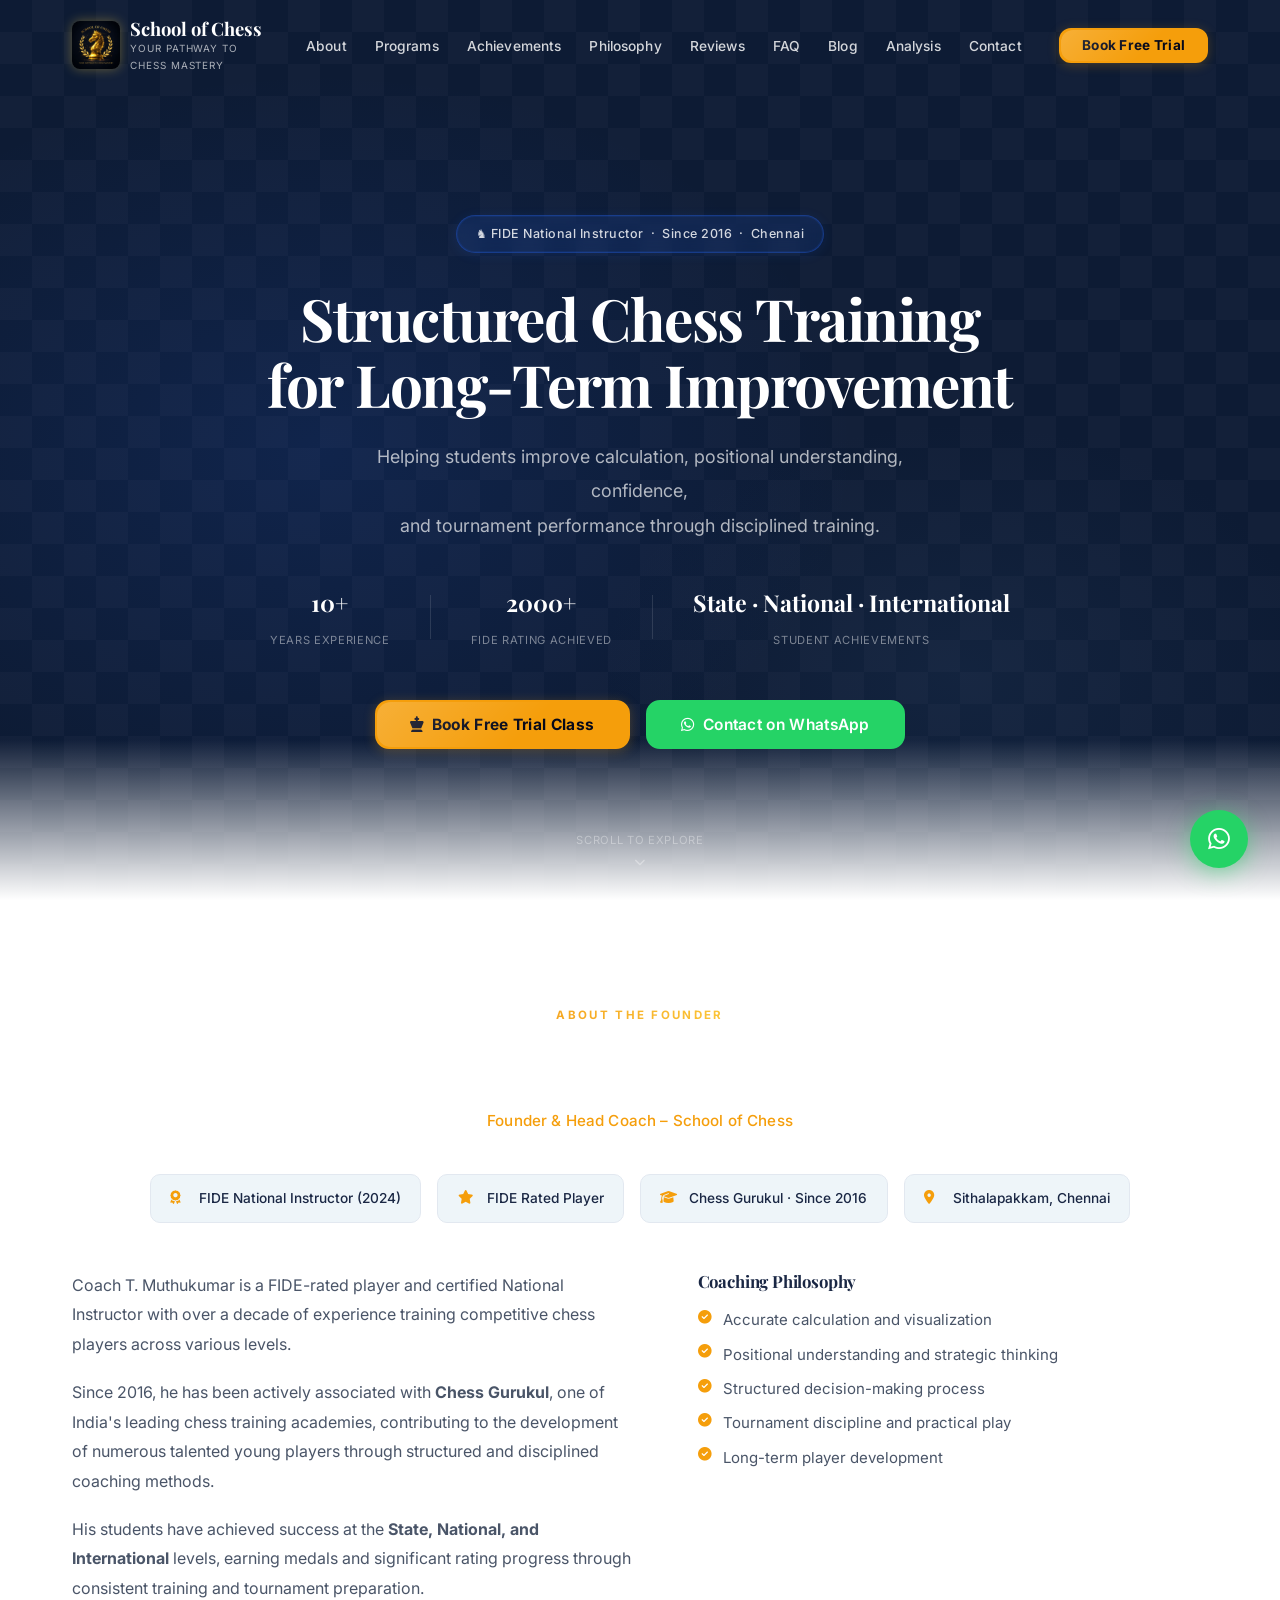
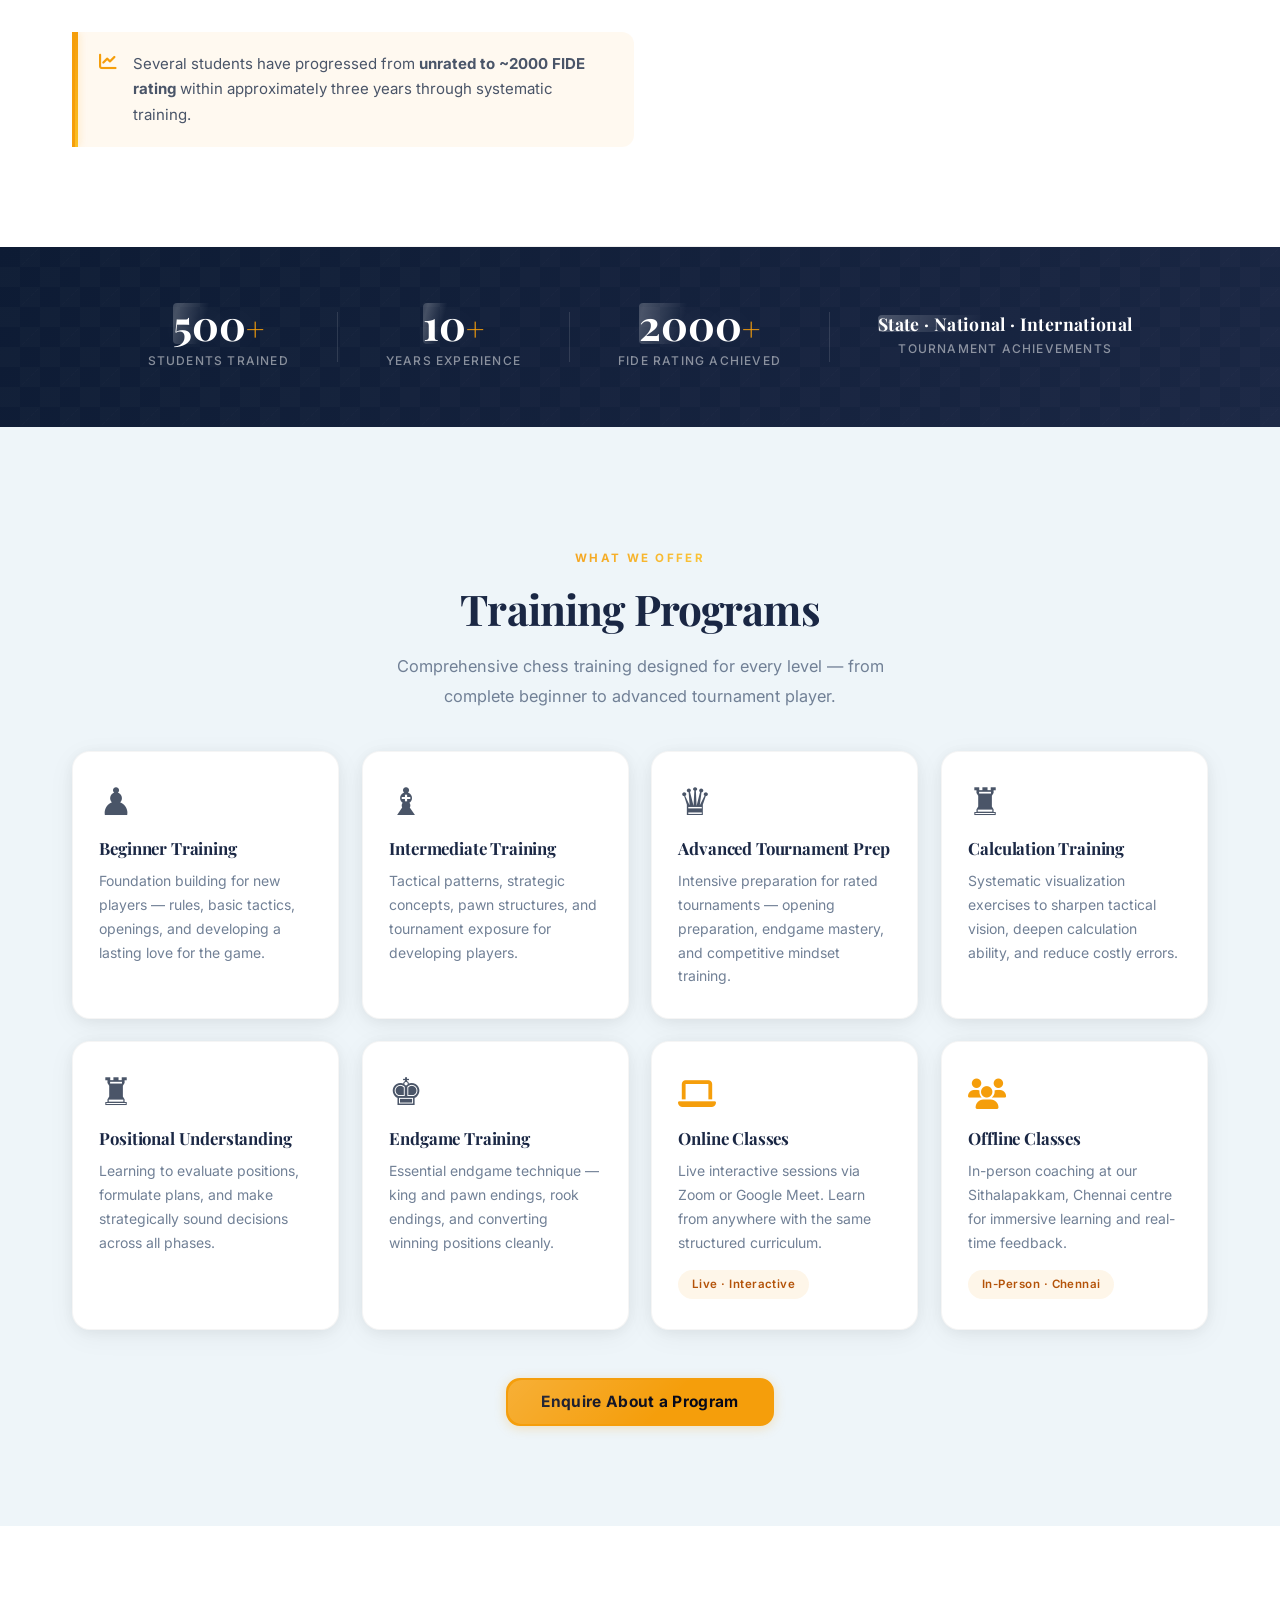
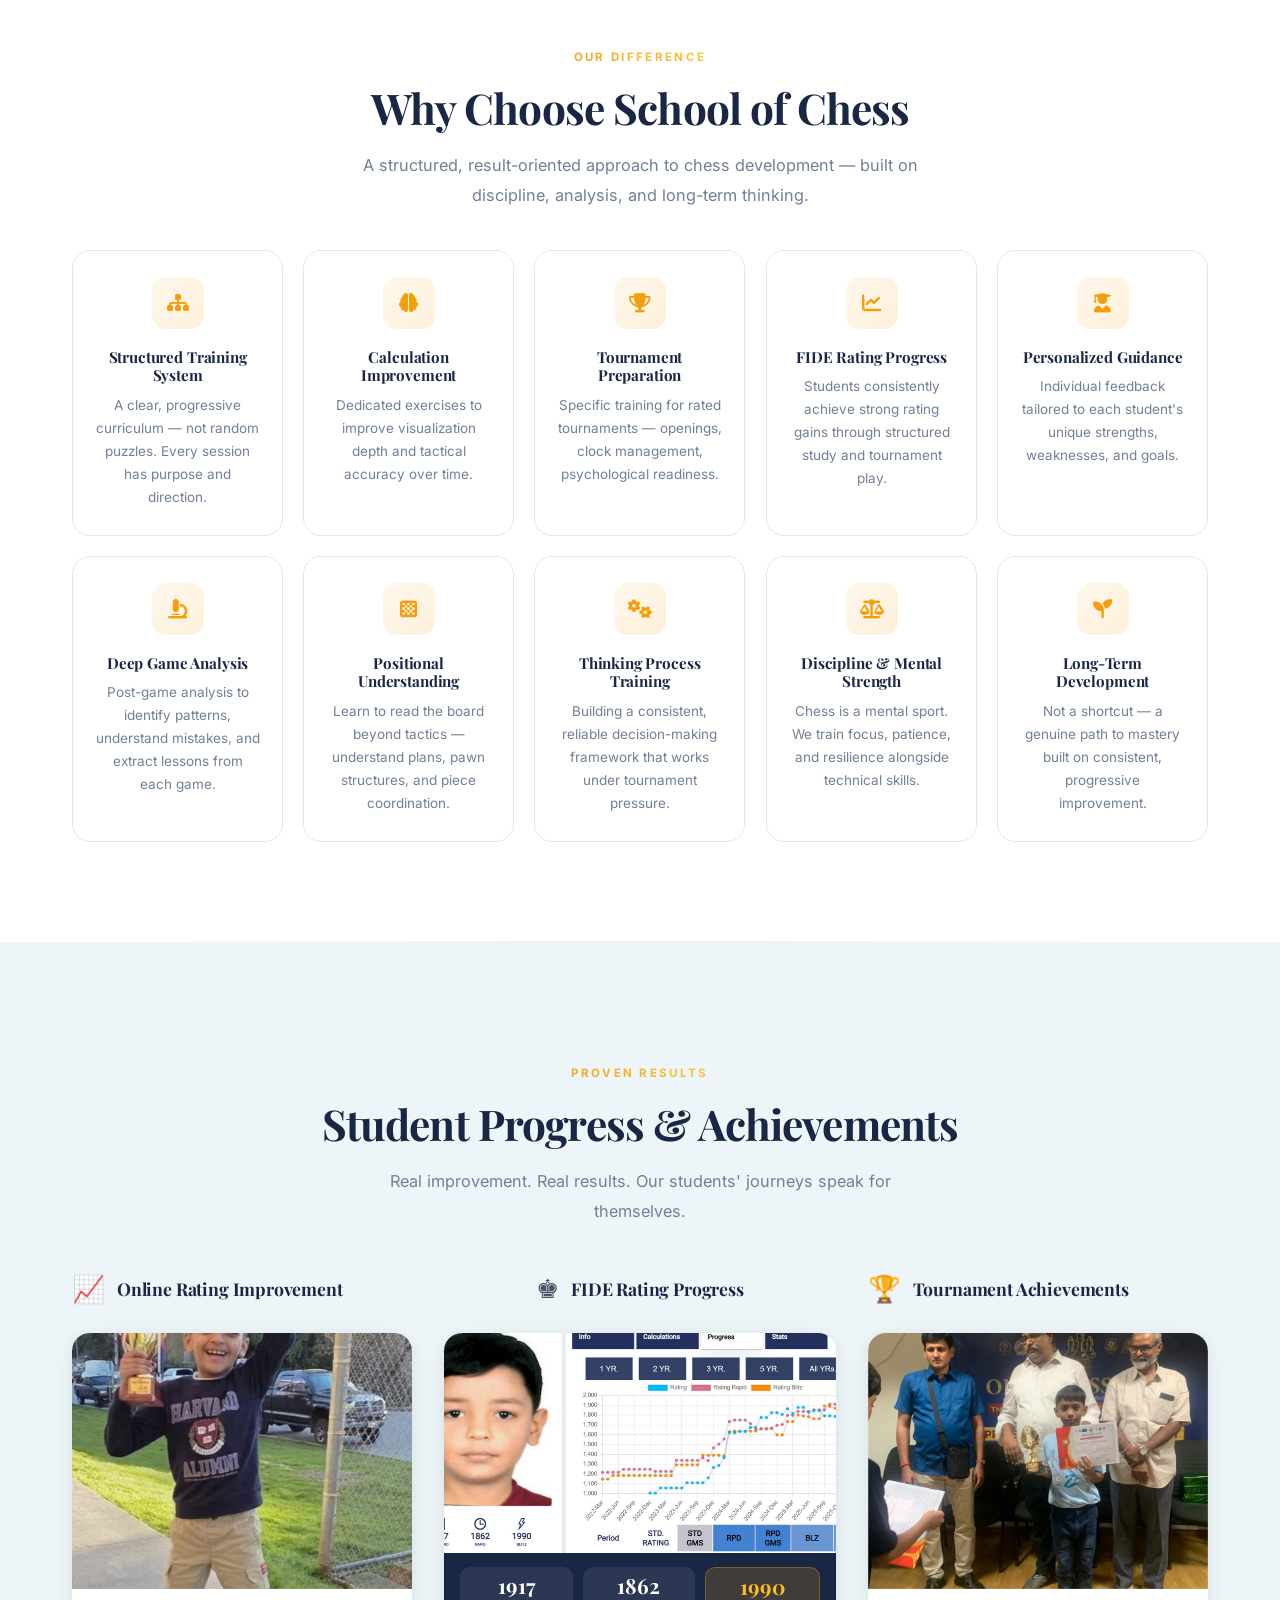
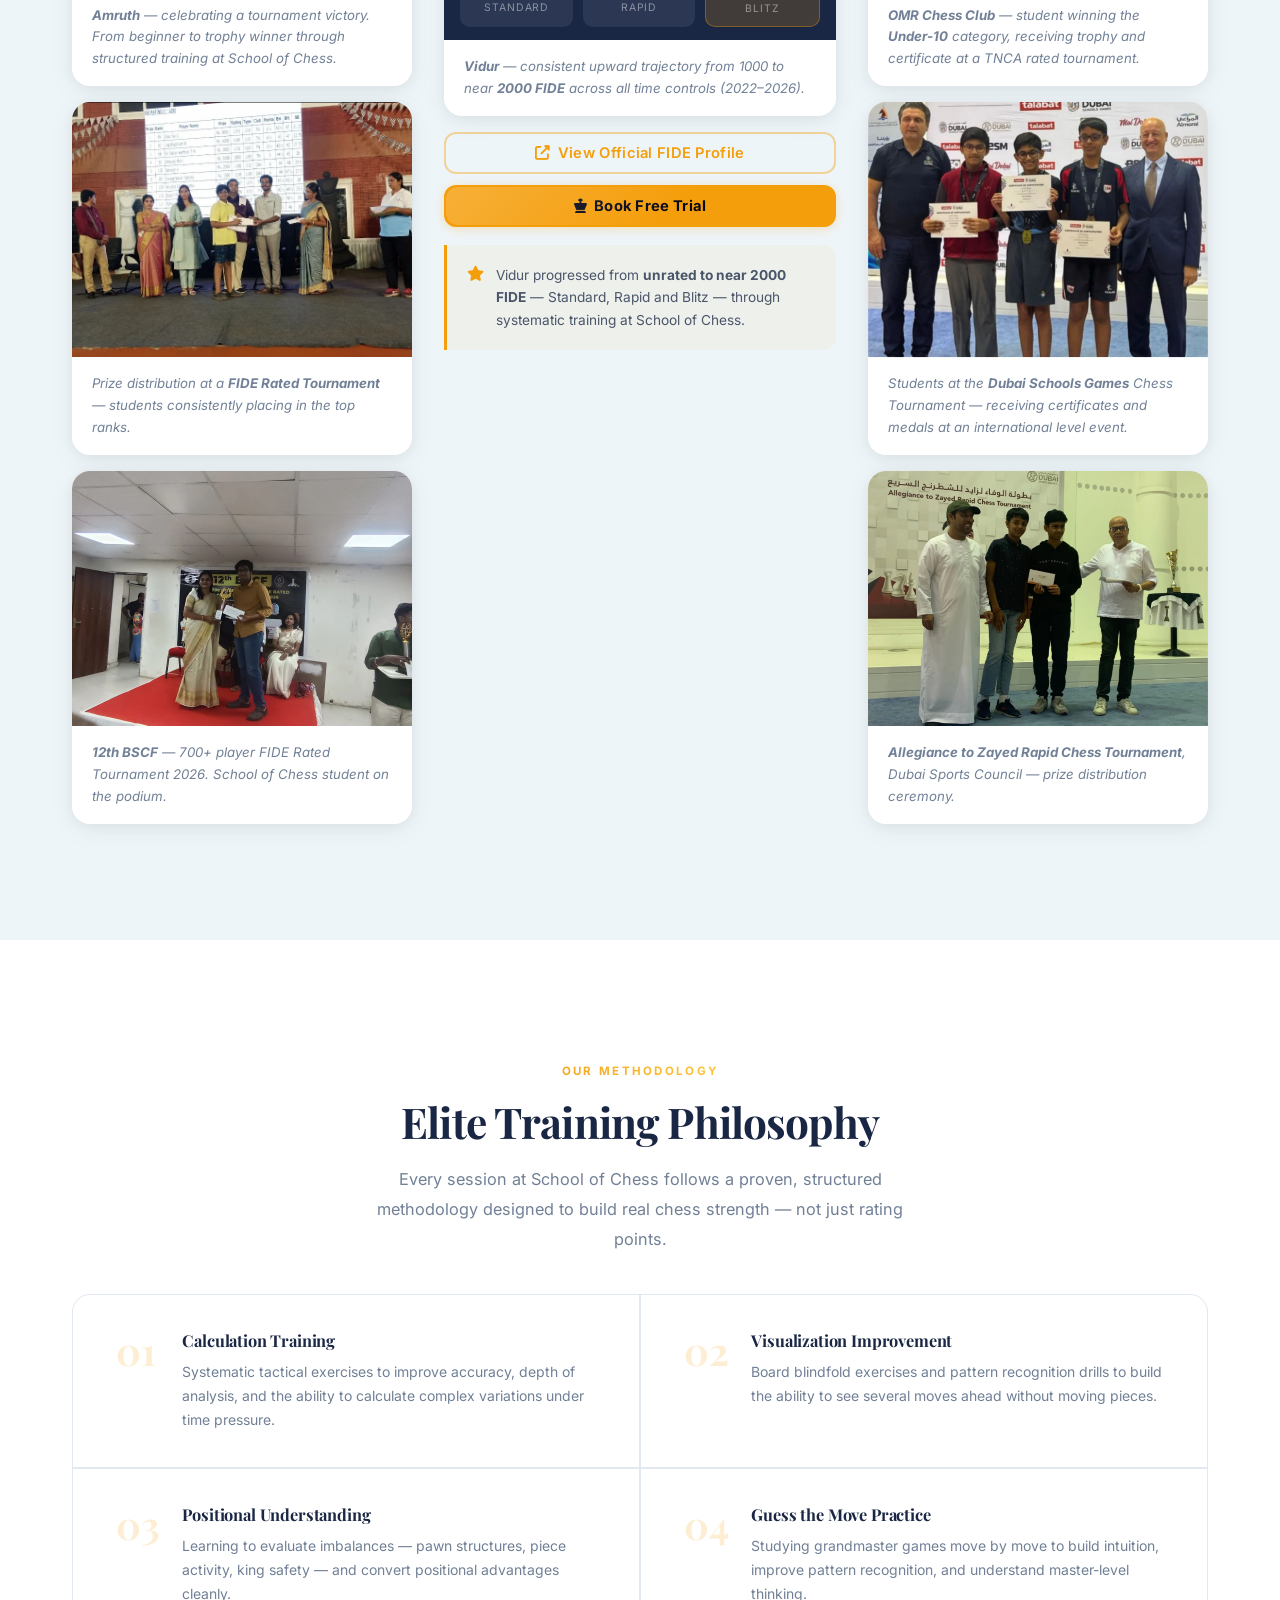
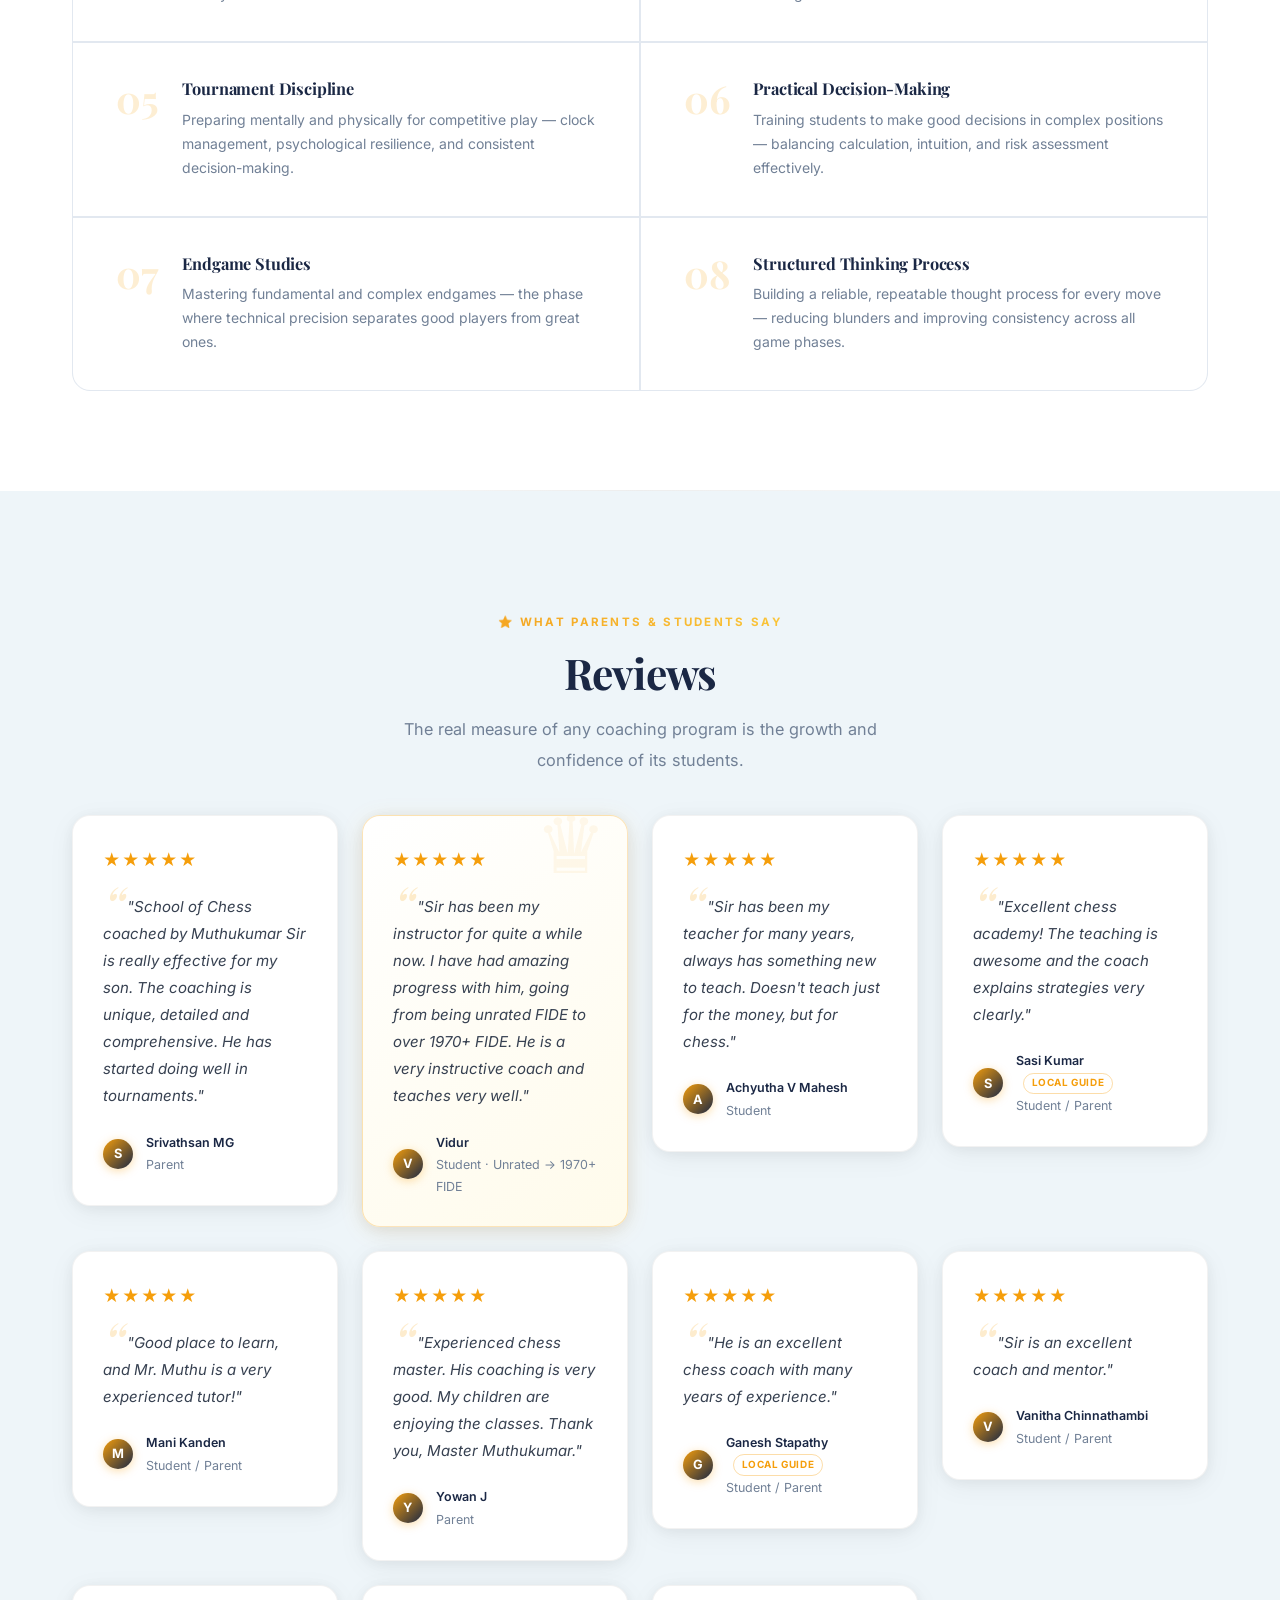
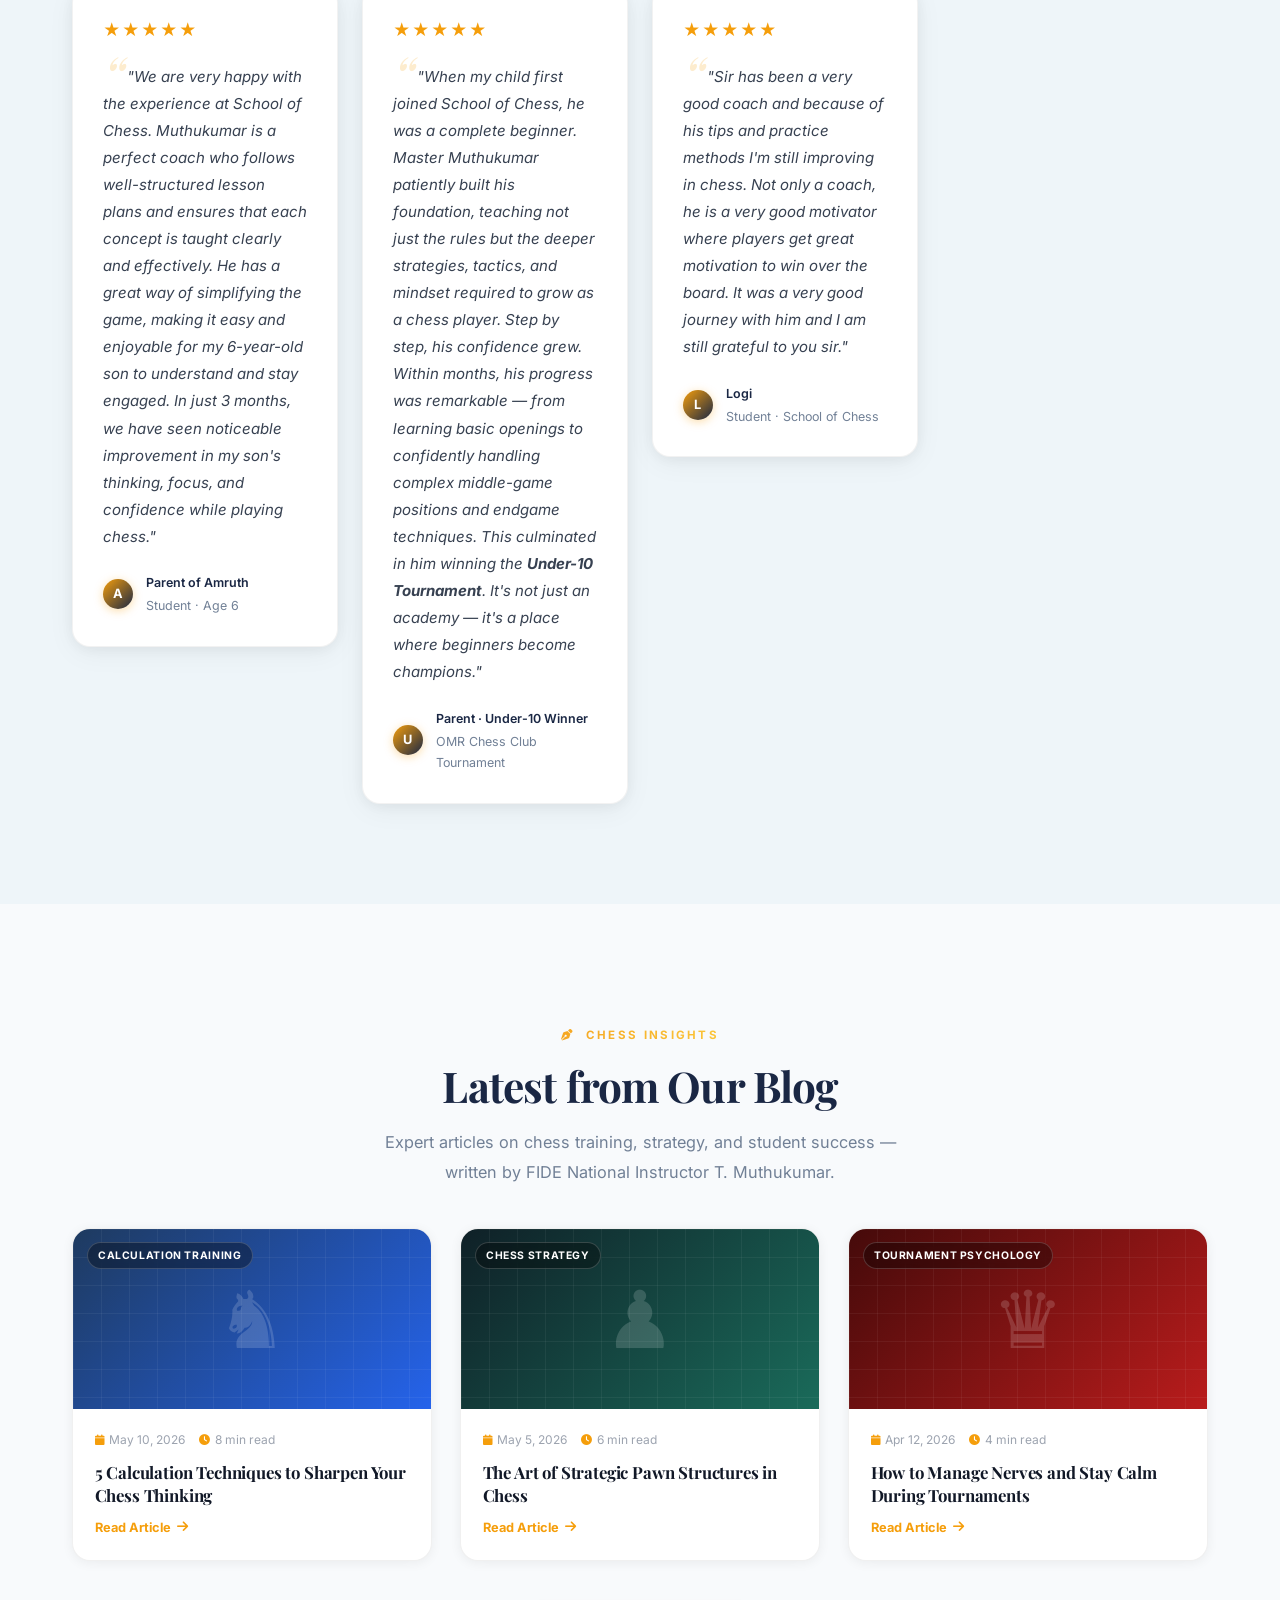
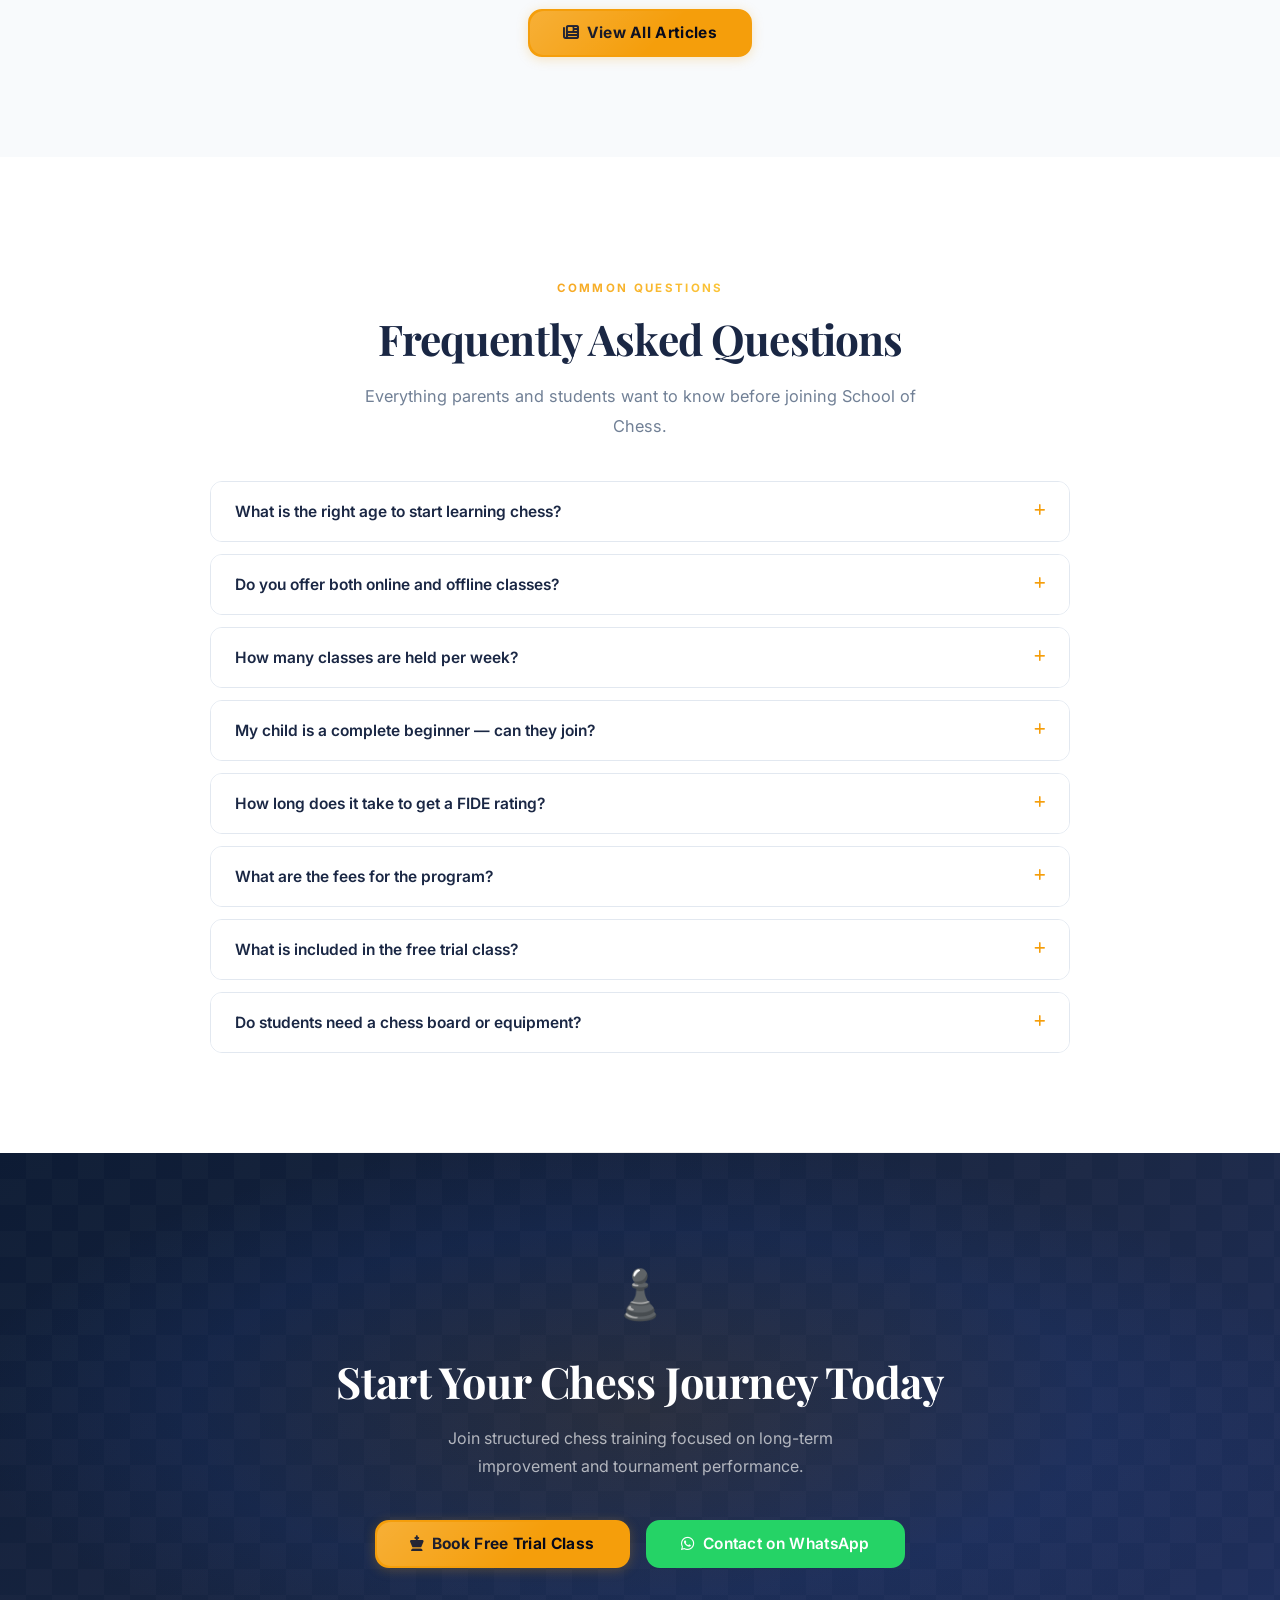
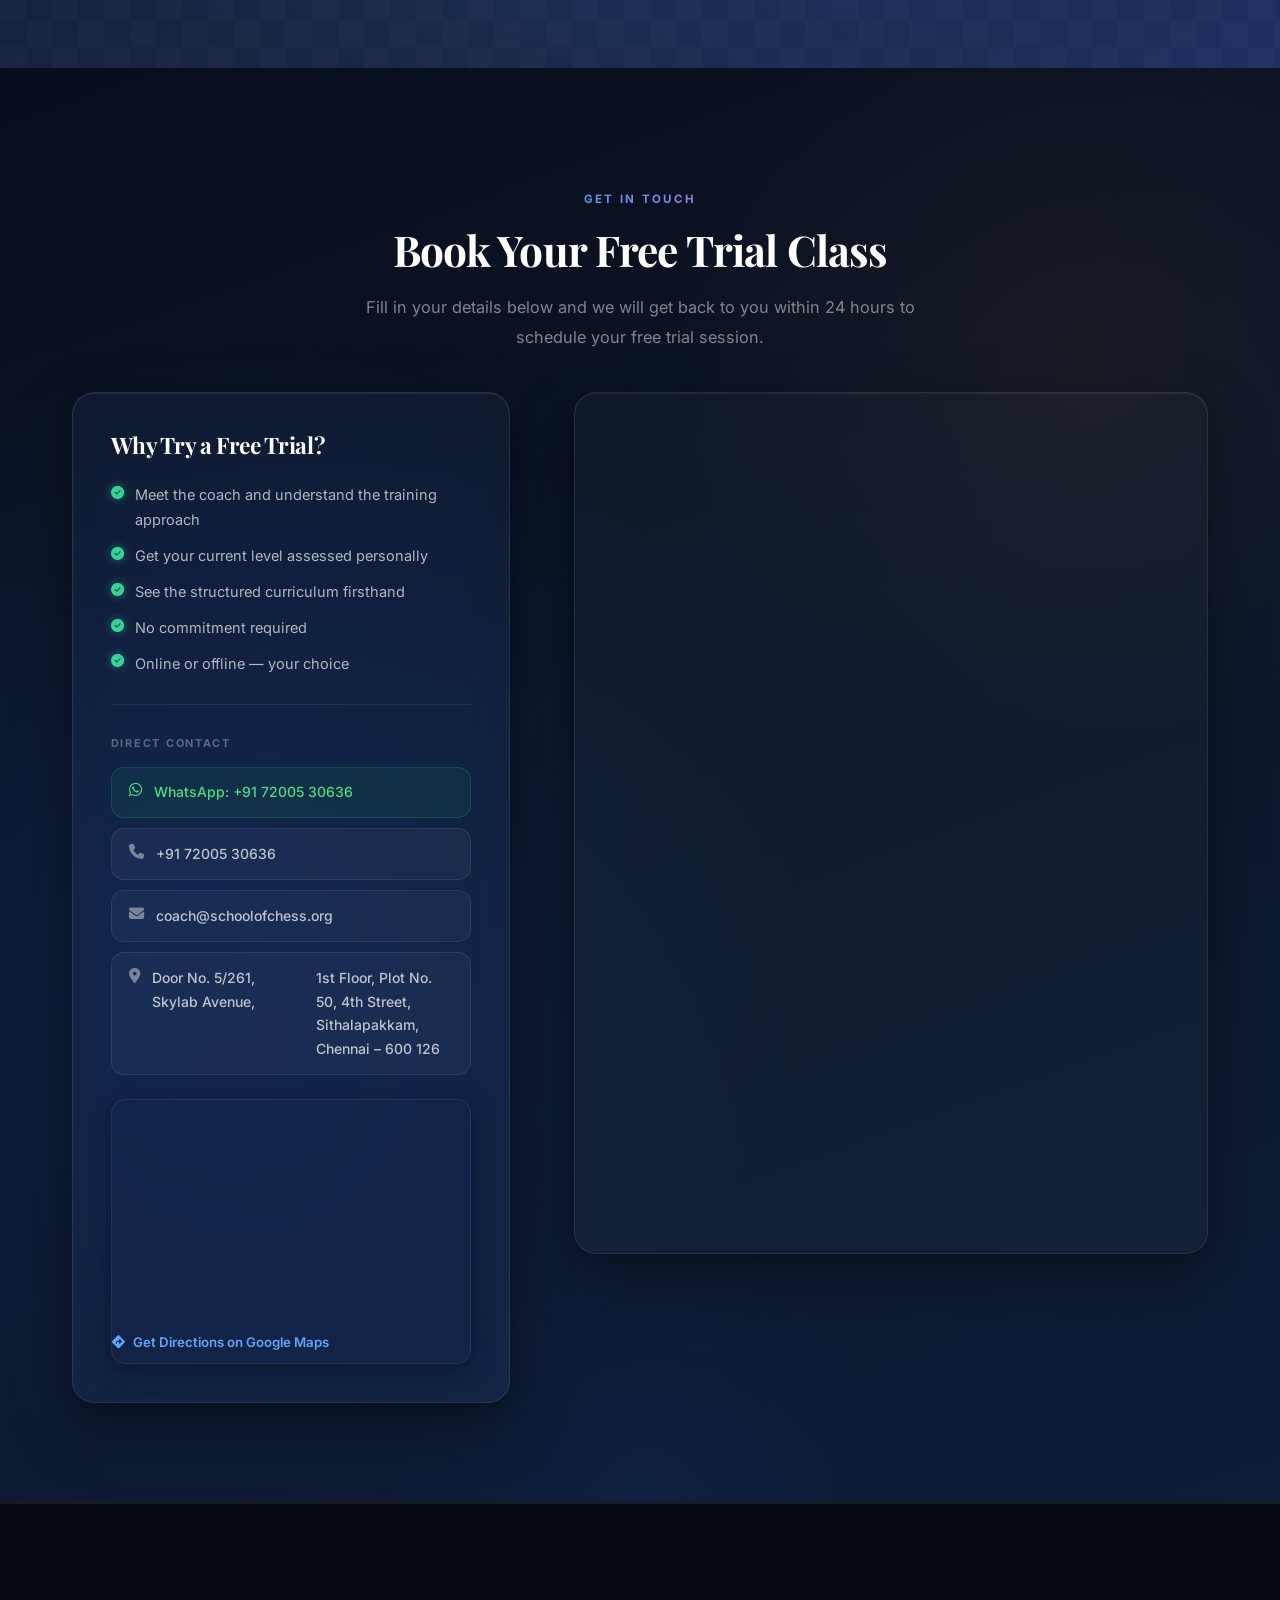
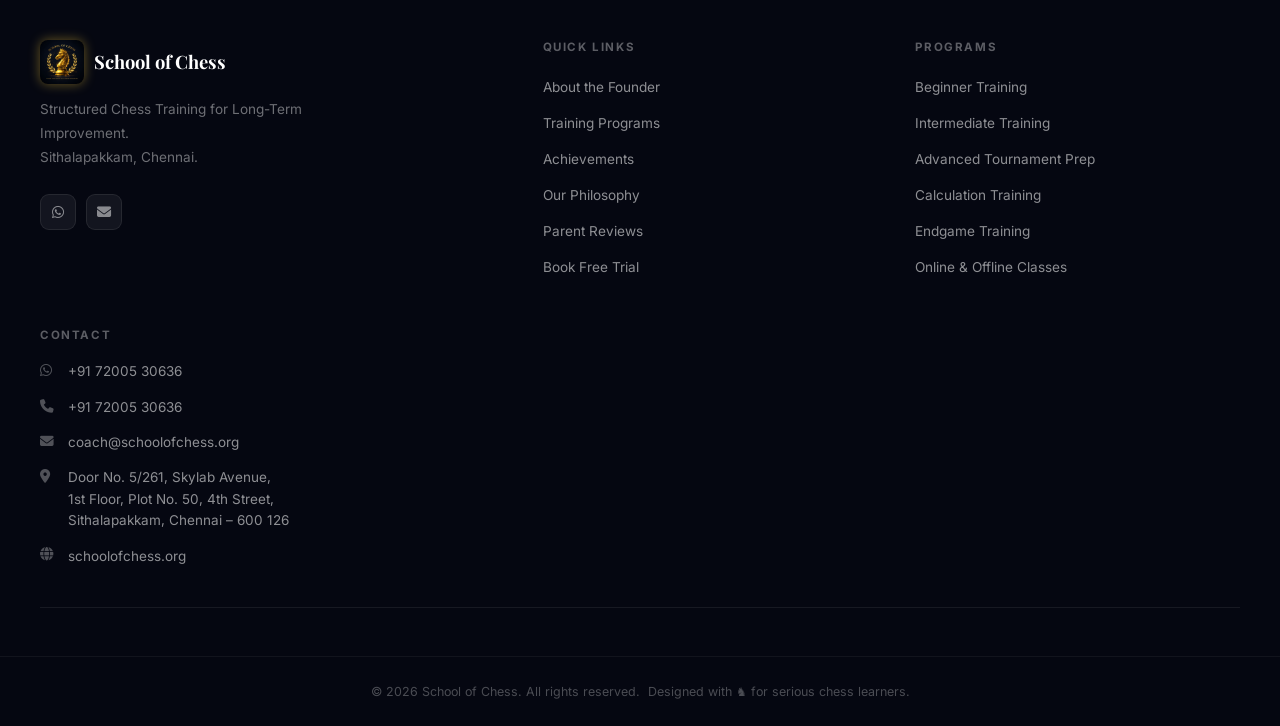
<file: index.html>
<!DOCTYPE html>
<html lang="en">
<head>
    <meta charset="UTF-8">
    <meta name="viewport" content="width=device-width, initial-scale=1.0">
    <title>School of Chess | Structured Chess Training – Chennai</title>
    <meta name="description" content="School of Chess – Structured chess training by FIDE National Instructor T. Muthukumar in Sithalapakkam, Chennai. Students achieve State, National & International success. Book your free trial class.">
    <meta name="keywords" content="chess academy Chennai, chess coaching Chennai, FIDE rating India, chess classes Sithalapakkam, School of Chess, T. Muthukumar chess coach">
    <meta name="author" content="School of Chess">
    <meta property="og:title" content="School of Chess | Structured Chess Training – Chennai">
    <meta property="og:description" content="Structured chess training for long-term improvement. FIDE National Instructor. Book your free trial class today.">
    <meta property="og:url" content="https://www.schoolofchess.org/">
    <meta property="og:type" content="website">
    <meta property="og:image" content="https://www.schoolofchess.org/images/og-card.png">
    <link rel="canonical" href="https://www.schoolofchess.org/">
    <!-- Google Analytics GA4 -->
    <script async src="https://www.googletagmanager.com/gtag/js?id=G-H3VFSQHK1L"></script>
    <script>
        window.dataLayer = window.dataLayer || [];
        function gtag(){dataLayer.push(arguments);}
        gtag('js', new Date());
        gtag('config', 'G-H3VFSQHK1L');
    </script>

    <!-- Google Fonts -->
    <link rel="preconnect" href="https://fonts.googleapis.com">
    <link rel="preconnect" href="https://fonts.gstatic.com" crossorigin>
    <link href="https://fonts.googleapis.com/css2?family=Playfair+Display:wght@400;500;600;700&family=Inter:wght@300;400;500;600;700&display=swap" rel="stylesheet">

    <!-- Font Awesome -->
    <link rel="stylesheet" href="https://cdnjs.cloudflare.com/ajax/libs/font-awesome/6.5.0/css/all.min.css">

    <link rel="stylesheet" href="css/style.css?v=35">
    <link rel="stylesheet" href="css/blog.css?v=35">
    <link rel="icon" type="image/png" sizes="32x32" href="images/favicon-32.png">

    <!-- Schema.org Structured Data — Local Business SEO -->
    <script type="application/ld+json">
    {
        "@context": "https://schema.org",
        "@type": "SportsOrganization",
        "name": "School of Chess",
        "url": "https://www.schoolofchess.org",
        "description": "School of Chess offers structured chess training by FIDE National Instructor T. Muthukumar in Chennai. Students achieve State, National and International success.",
        "telephone": "+917200530636",
        "email": "coach@schoolofchess.org",
        "address": {
            "@type": "PostalAddress",
            "streetAddress": "Door No. 5/261, Skylab Avenue, 1st Floor, Plot No. 50, 4th Street",
            "addressLocality": "Sithalapakkam",
            "addressRegion": "Tamil Nadu",
            "postalCode": "600126",
            "addressCountry": "IN"
        },
        "openingHours": "Mo-Sa 09:00-20:00",
        "founder": {
            "@type": "Person",
            "name": "T. Muthukumar",
            "jobTitle": "FIDE National Instructor and Head Coach"
        },
        "hasOfferCatalog": {
            "@type": "OfferCatalog",
            "name": "Chess Training Programs",
            "itemListElement": [
                {"@type": "Offer", "itemOffered": {"@type": "Service", "name": "Beginner Chess Training"}},
                {"@type": "Offer", "itemOffered": {"@type": "Service", "name": "Intermediate Chess Training"}},
                {"@type": "Offer", "itemOffered": {"@type": "Service", "name": "Advanced Tournament Preparation"}},
                {"@type": "Offer", "itemOffered": {"@type": "Service", "name": "Online Chess Classes"}},
                {"@type": "Offer", "itemOffered": {"@type": "Service", "name": "Offline Chess Classes Chennai"}}
            ]
        }
    }
    </script>
</head>
<body>

    <!-- Scroll progress bar -->
    <div id="scroll-progress"></div>

    <!-- Cursor glow for dark sections -->
    <div id="cursor-glow"></div>

    <!-- ===== NAVIGATION ===== -->
    <nav class="navbar" id="navbar">
        <div class="nav-container">
            <a href="#hero" class="nav-logo">
                <img src="images/SCHOOL OF CHESS.png" alt="School of Chess Logo" class="nav-logo-img">
                <div class="logo-text">
                    <span class="logo-name">School of Chess</span>
                    <span class="logo-tagline">Your Pathway to Chess Mastery</span>
                </div>
            </a>
            <ul class="nav-links" id="navLinks">
                <li><a href="#about">About</a></li>
                <li><a href="#programs">Programs</a></li>
                <li><a href="#achievements">Achievements</a></li>
                <li><a href="#philosophy">Philosophy</a></li>
                <li><a href="#reviews">Reviews</a></li>
                <li><a href="#faq">FAQ</a></li>
                <li><a href="blog.html">Blog</a></li>
                <li><a href="analysis.html">Analysis</a></li>
                <li><a href="#enquiry">Contact</a></li>
            </ul>
            <div class="nav-actions">
                <a href="#enquiry" class="btn btn-primary nav-cta">Book Free Trial</a>
                <button class="hamburger" id="hamburger" aria-label="Open menu">
                    <span></span><span></span><span></span>
                </button>
            </div>
        </div>
    </nav>

    <!-- ===== HERO ===== -->
    <section id="hero" class="hero">
        <div class="hero-overlay"></div>
        <!-- Floating chess piece particles -->
        <div class="hero-pieces" aria-hidden="true">
            <span class="hero-piece" style="left:8%;  --dur:16s; --delay:0s">♟</span>
            <span class="hero-piece" style="left:18%; --dur:20s; --delay:3s">♞</span>
            <span class="hero-piece" style="left:30%; --dur:13s; --delay:1s">♝</span>
            <span class="hero-piece" style="left:42%; --dur:18s; --delay:5s">♜</span>
            <span class="hero-piece" style="left:55%; --dur:15s; --delay:2s">♛</span>
            <span class="hero-piece" style="left:66%; --dur:22s; --delay:4s">♟</span>
            <span class="hero-piece" style="left:76%; --dur:17s; --delay:1.5s">♞</span>
            <span class="hero-piece" style="left:86%; --dur:14s; --delay:6s">♝</span>
            <span class="hero-piece" style="left:93%; --dur:19s; --delay:0.5s">♜</span>
        </div>
        <div class="container hero-content">
            <div class="hero-badge">
                <span>♞ FIDE National Instructor &nbsp;·&nbsp; Since 2016 &nbsp;·&nbsp; Chennai</span>
            </div>
            <h1 class="hero-heading">
                Structured Chess Training<br>for Long-Term Improvement
            </h1>
            <p class="hero-subheading">
                Helping students improve calculation, positional understanding, confidence,<br class="hide-mobile">
                and tournament performance through disciplined training.
            </p>
            <div class="hero-stats">
                <div class="stat">
                    <span class="stat-num">10+</span>
                    <span class="stat-label">Years Experience</span>
                </div>
                <div class="stat-divider"></div>
                <div class="stat">
                    <span class="stat-num">2000+</span>
                    <span class="stat-label">FIDE Rating Achieved</span>
                </div>
                <div class="stat-divider"></div>
                <div class="stat">
                    <span class="stat-num">State · National · International</span>
                    <span class="stat-label">Student Achievements</span>
                </div>
            </div>
            <div class="hero-ctas">
                <a href="#enquiry" class="btn btn-primary btn-lg">
                    <i class="fas fa-chess-king"></i> Book Free Trial Class
                </a>
                <a href="https://wa.me/917200530636" class="btn btn-whatsapp btn-lg" target="_blank" rel="noopener">
                    <i class="fab fa-whatsapp"></i> Contact on WhatsApp
                </a>
            </div>
        </div>
        <div class="hero-scroll-hint">
            <span>Scroll to explore</span>
            <i class="fas fa-chevron-down"></i>
        </div>
    </section>

    <!-- ===== ABOUT FOUNDER ===== -->
    <section id="about" class="section about-section">
        <div class="container">
            <div class="about-header">
                <div class="section-label">About the Founder</div>
                <h2 class="section-title">T. Muthukumar</h2>
                <p class="about-subtitle">Founder &amp; Head Coach – School of Chess</p>
            </div>
            <div class="about-credentials-row">
                <div class="credential">
                    <i class="fas fa-award"></i>
                    <span>FIDE National Instructor (2024)</span>
                </div>
                <div class="credential">
                    <i class="fas fa-star"></i>
                    <span>FIDE Rated Player</span>
                </div>
                <div class="credential">
                    <i class="fas fa-graduation-cap"></i>
                    <span>Chess Gurukul · Since 2016</span>
                </div>
                <div class="credential">
                    <i class="fas fa-map-marker-alt"></i>
                    <span>Sithalapakkam, Chennai</span>
                </div>
            </div>
            <div class="about-body">
                <div class="about-text-col">
                    <p class="about-text">
                        Coach T. Muthukumar is a FIDE-rated player and certified National Instructor with over a decade of experience training competitive chess players across various levels.
                    </p>
                    <p class="about-text">
                        Since 2016, he has been actively associated with <strong>Chess Gurukul</strong>, one of India's leading chess training academies, contributing to the development of numerous talented young players through structured and disciplined coaching methods.
                    </p>
                    <p class="about-text">
                        His students have achieved success at the <strong>State, National, and International</strong> levels, earning medals and significant rating progress through consistent training and tournament preparation.
                    </p>
                    <div class="about-highlight">
                        <i class="fas fa-chart-line"></i>
                        <p>Several students have progressed from <strong>unrated to ~2000 FIDE rating</strong> within approximately three years through systematic training.</p>
                    </div>
                </div>
                <div class="about-philosophy-col">
                    <div class="philosophy-pillars">
                        <h4>Coaching Philosophy</h4>
                        <ul class="pillars-list">
                            <li><i class="fas fa-check-circle"></i> Accurate calculation and visualization</li>
                            <li><i class="fas fa-check-circle"></i> Positional understanding and strategic thinking</li>
                            <li><i class="fas fa-check-circle"></i> Structured decision-making process</li>
                            <li><i class="fas fa-check-circle"></i> Tournament discipline and practical play</li>
                            <li><i class="fas fa-check-circle"></i> Long-term player development</li>
                        </ul>
                    </div>
                </div>
            </div>
        </div>
    </section>

    <!-- ===== STATS STRIP ===== -->
    <section class="stats-strip">
        <div class="container">
            <div class="stats-strip-grid">
                <div class="strip-stat">
                    <div class="strip-val"><span class="strip-num" data-target="500">0</span><span class="strip-plus">+</span></div>
                    <span class="strip-label">Students Trained</span>
                </div>
                <div class="strip-divider"></div>
                <div class="strip-stat">
                    <div class="strip-val"><span class="strip-num" data-target="10">0</span><span class="strip-plus">+</span></div>
                    <span class="strip-label">Years Experience</span>
                </div>
                <div class="strip-divider"></div>
                <div class="strip-stat">
                    <div class="strip-val"><span class="strip-num" data-target="2000">0</span><span class="strip-plus">+</span></div>
                    <span class="strip-label">FIDE Rating Achieved</span>
                </div>
                <div class="strip-divider"></div>
                <div class="strip-stat">
                    <span class="strip-num strip-text">State · National · International</span>
                    <span class="strip-label">Tournament Achievements</span>
                </div>
            </div>
        </div>
    </section>

    <!-- ===== TRAINING PROGRAMS ===== -->
    <section id="programs" class="section programs-section">
        <div class="container">
            <div class="section-header">
                <div class="section-label">What We Offer</div>
                <h2 class="section-title">Training Programs</h2>
                <p class="section-desc">Comprehensive chess training designed for every level — from complete beginner to advanced tournament player.</p>
            </div>
            <div class="programs-grid">
                <div class="program-card">
                    <div class="program-icon">♟</div>
                    <h3>Beginner Training</h3>
                    <p>Foundation building for new players — rules, basic tactics, openings, and developing a lasting love for the game.</p>
                </div>
                <div class="program-card">
                    <div class="program-icon">♝</div>
                    <h3>Intermediate Training</h3>
                    <p>Tactical patterns, strategic concepts, pawn structures, and tournament exposure for developing players.</p>
                </div>
                <div class="program-card">
                    <div class="program-icon">♛</div>
                    <h3>Advanced Tournament Prep</h3>
                    <p>Intensive preparation for rated tournaments — opening preparation, endgame mastery, and competitive mindset training.</p>
                </div>
                <div class="program-card">
                    <div class="program-icon">♜</div>
                    <h3>Calculation Training</h3>
                    <p>Systematic visualization exercises to sharpen tactical vision, deepen calculation ability, and reduce costly errors.</p>
                </div>
                <div class="program-card">
                    <div class="program-icon">♜</div>
                    <h3>Positional Understanding</h3>
                    <p>Learning to evaluate positions, formulate plans, and make strategically sound decisions across all phases.</p>
                </div>
                <div class="program-card">
                    <div class="program-icon">♚</div>
                    <h3>Endgame Training</h3>
                    <p>Essential endgame technique — king and pawn endings, rook endings, and converting winning positions cleanly.</p>
                </div>
                <div class="program-card">
                    <div class="program-icon"><i class="fas fa-laptop"></i></div>
                    <h3>Online Classes</h3>
                    <p>Live interactive sessions via Zoom or Google Meet. Learn from anywhere with the same structured curriculum.</p>
                    <span class="program-tag">Live · Interactive</span>
                </div>
                <div class="program-card">
                    <div class="program-icon"><i class="fas fa-users"></i></div>
                    <h3>Offline Classes</h3>
                    <p>In-person coaching at our Sithalapakkam, Chennai centre for immersive learning and real-time feedback.</p>
                    <span class="program-tag">In-Person · Chennai</span>
                </div>
            </div>
            <div class="programs-cta">
                <a href="#enquiry" class="btn btn-primary btn-lg">Enquire About a Program</a>
            </div>
        </div>
    </section>

    <!-- ===== WHY CHOOSE US ===== -->
    <section id="why-us" class="section why-section">
        <div class="container">
            <div class="section-header">
                <div class="section-label">Our Difference</div>
                <h2 class="section-title">Why Choose School of Chess</h2>
                <p class="section-desc">A structured, result-oriented approach to chess development — built on discipline, analysis, and long-term thinking.</p>
            </div>
            <div class="why-grid">
                <div class="why-card">
                    <div class="why-icon"><i class="fas fa-sitemap"></i></div>
                    <h4>Structured Training System</h4>
                    <p>A clear, progressive curriculum — not random puzzles. Every session has purpose and direction.</p>
                </div>
                <div class="why-card">
                    <div class="why-icon"><i class="fas fa-brain"></i></div>
                    <h4>Calculation Improvement</h4>
                    <p>Dedicated exercises to improve visualization depth and tactical accuracy over time.</p>
                </div>
                <div class="why-card">
                    <div class="why-icon"><i class="fas fa-trophy"></i></div>
                    <h4>Tournament Preparation</h4>
                    <p>Specific training for rated tournaments — openings, clock management, psychological readiness.</p>
                </div>
                <div class="why-card">
                    <div class="why-icon"><i class="fas fa-chart-line"></i></div>
                    <h4>FIDE Rating Progress</h4>
                    <p>Students consistently achieve strong rating gains through structured study and tournament play.</p>
                </div>
                <div class="why-card">
                    <div class="why-icon"><i class="fas fa-user-graduate"></i></div>
                    <h4>Personalized Guidance</h4>
                    <p>Individual feedback tailored to each student's unique strengths, weaknesses, and goals.</p>
                </div>
                <div class="why-card">
                    <div class="why-icon"><i class="fas fa-microscope"></i></div>
                    <h4>Deep Game Analysis</h4>
                    <p>Post-game analysis to identify patterns, understand mistakes, and extract lessons from each game.</p>
                </div>
                <div class="why-card">
                    <div class="why-icon"><i class="fas fa-chess-board"></i></div>
                    <h4>Positional Understanding</h4>
                    <p>Learn to read the board beyond tactics — understand plans, pawn structures, and piece coordination.</p>
                </div>
                <div class="why-card">
                    <div class="why-icon"><i class="fas fa-cogs"></i></div>
                    <h4>Thinking Process Training</h4>
                    <p>Building a consistent, reliable decision-making framework that works under tournament pressure.</p>
                </div>
                <div class="why-card">
                    <div class="why-icon"><i class="fas fa-balance-scale"></i></div>
                    <h4>Discipline &amp; Mental Strength</h4>
                    <p>Chess is a mental sport. We train focus, patience, and resilience alongside technical skills.</p>
                </div>
                <div class="why-card">
                    <div class="why-icon"><i class="fas fa-seedling"></i></div>
                    <h4>Long-Term Development</h4>
                    <p>Not a shortcut — a genuine path to mastery built on consistent, progressive improvement.</p>
                </div>
            </div>
        </div>
    </section>

    <!-- ===== ACHIEVEMENTS ===== -->
    <section id="achievements" class="section achievements-section">
        <div class="container">
            <div class="section-header">
                <div class="section-label">Proven Results</div>
                <h2 class="section-title">Student Progress &amp; Achievements</h2>
                <p class="section-desc">Real improvement. Real results. Our students' journeys speak for themselves.</p>
            </div>
            <div class="achievements-grid">

                <!-- Column 1: Online Rating -->
                <div class="achievement-col">
                    <div class="achievement-col-header">
                        <span class="col-icon">📈</span>
                        <h3>Online Rating Improvement</h3>
                    </div>
                    <div class="achievement-card">
                        <img src="images/amruth-tournament-win.webp" alt="Student Amruth celebrating tournament win with trophy" class="achievement-img" loading="lazy">
                        <p class="achievement-caption"><strong>Amruth</strong> — celebrating a tournament victory. From beginner to trophy winner through structured training at School of Chess.</p>
                    </div>
                    <div class="achievement-card">
                        <img src="images/rated-tournament-ceremony.webp" alt="Rated chess tournament prize ceremony" class="achievement-img" loading="lazy">
                        <p class="achievement-caption">Prize distribution at a <strong>FIDE Rated Tournament</strong> — students consistently placing in the top ranks.</p>
                    </div>
                    <div class="achievement-card">
                        <img src="images/bscf-tournament-ceremony.webp" alt="12th BSCF rated chess tournament prize ceremony" class="achievement-img" loading="lazy">
                        <p class="achievement-caption"><strong>12th BSCF</strong> — 700+ player FIDE Rated Tournament 2026. School of Chess student on the podium.</p>
                    </div>
                </div>

                <!-- Column 2: FIDE Rating (featured) -->
                <div class="achievement-col achievement-col-featured">
                    <div class="achievement-col-header">
                        <span class="col-icon">♚</span>
                        <h3>FIDE Rating Progress</h3>
                    </div>
                    <div class="achievement-card fide-card">
                        <img src="images/vidur-fide-rating-chart.jpg" alt="Vidur FIDE rating progress chart – Standard 1917, Rapid 1862, Blitz 1990" class="achievement-img fide-img" loading="lazy">
                        <div class="fide-ratings-bar">
                            <div class="fide-rating-pill">
                                <span class="fide-pill-num">1917</span>
                                <span class="fide-pill-label">Standard</span>
                            </div>
                            <div class="fide-rating-pill">
                                <span class="fide-pill-num">1862</span>
                                <span class="fide-pill-label">Rapid</span>
                            </div>
                            <div class="fide-rating-pill fide-pill-gold">
                                <span class="fide-pill-num">1990</span>
                                <span class="fide-pill-label">Blitz</span>
                            </div>
                        </div>
                        <p class="achievement-caption"><strong>Vidur</strong> — consistent upward trajectory from 1000 to near <strong>2000 FIDE</strong> across all time controls (2022–2026).</p>
                    </div>
                    <div class="achievement-actions">
                        <a href="https://ratings.fide.com/profile/33393613" class="btn btn-outline" target="_blank" rel="noopener">
                            <i class="fas fa-external-link-alt"></i> View Official FIDE Profile
                        </a>
                        <a href="#enquiry" class="btn btn-primary">
                            <i class="fas fa-chess-king"></i> Book Free Trial
                        </a>
                    </div>
                    <div class="fide-highlight">
                        <i class="fas fa-star"></i>
                        <p>Vidur progressed from <strong>unrated to near 2000 FIDE</strong> — Standard, Rapid and Blitz — through systematic training at School of Chess.</p>
                    </div>
                </div>

                <!-- Column 3: Tournament -->
                <div class="achievement-col">
                    <div class="achievement-col-header">
                        <span class="col-icon">🏆</span>
                        <h3>Tournament Achievements</h3>
                    </div>
                    <div class="achievement-card">
                        <img src="images/omr-chess-club-under10.webp" alt="OMR Chess Club TNCA tournament – Under-10 prize ceremony" class="achievement-img" loading="lazy">
                        <p class="achievement-caption"><strong>OMR Chess Club</strong> — student winning the <strong>Under-10</strong> category, receiving trophy and certificate at a TNCA rated tournament.</p>
                    </div>
                    <div class="achievement-card">
                        <img src="images/dubai-schools-games.webp" alt="Dubai Schools Games – students receiving certificates" class="achievement-img" loading="lazy">
                        <p class="achievement-caption">Students at the <strong>Dubai Schools Games</strong> Chess Tournament — receiving certificates and medals at an international level event.</p>
                    </div>
                    <div class="achievement-card">
                        <img src="images/allegiance-zayed-tournament.webp" alt="Allegiance to Zayed Rapid Chess Tournament" class="achievement-img" loading="lazy">
                        <p class="achievement-caption"><strong>Allegiance to Zayed Rapid Chess Tournament</strong>, Dubai Sports Council — prize distribution ceremony.</p>
                    </div>
                </div>

            </div>
        </div>
    </section>

    <!-- ===== TRAINING PHILOSOPHY ===== -->
    <section id="philosophy" class="section philosophy-section">
        <div class="container">
            <div class="section-header">
                <div class="section-label">Our Methodology</div>
                <h2 class="section-title">Elite Training Philosophy</h2>
                <p class="section-desc">Every session at School of Chess follows a proven, structured methodology designed to build real chess strength — not just rating points.</p>
            </div>
            <div class="philosophy-grid">
                <div class="philosophy-item">
                    <div class="philosophy-num">01</div>
                    <div class="philosophy-content">
                        <h4>Calculation Training</h4>
                        <p>Systematic tactical exercises to improve accuracy, depth of analysis, and the ability to calculate complex variations under time pressure.</p>
                    </div>
                </div>
                <div class="philosophy-item">
                    <div class="philosophy-num">02</div>
                    <div class="philosophy-content">
                        <h4>Visualization Improvement</h4>
                        <p>Board blindfold exercises and pattern recognition drills to build the ability to see several moves ahead without moving pieces.</p>
                    </div>
                </div>
                <div class="philosophy-item">
                    <div class="philosophy-num">03</div>
                    <div class="philosophy-content">
                        <h4>Positional Understanding</h4>
                        <p>Learning to evaluate imbalances — pawn structures, piece activity, king safety — and convert positional advantages cleanly.</p>
                    </div>
                </div>
                <div class="philosophy-item">
                    <div class="philosophy-num">04</div>
                    <div class="philosophy-content">
                        <h4>Guess the Move Practice</h4>
                        <p>Studying grandmaster games move by move to build intuition, improve pattern recognition, and understand master-level thinking.</p>
                    </div>
                </div>
                <div class="philosophy-item">
                    <div class="philosophy-num">05</div>
                    <div class="philosophy-content">
                        <h4>Tournament Discipline</h4>
                        <p>Preparing mentally and physically for competitive play — clock management, psychological resilience, and consistent decision-making.</p>
                    </div>
                </div>
                <div class="philosophy-item">
                    <div class="philosophy-num">06</div>
                    <div class="philosophy-content">
                        <h4>Practical Decision-Making</h4>
                        <p>Training students to make good decisions in complex positions — balancing calculation, intuition, and risk assessment effectively.</p>
                    </div>
                </div>
                <div class="philosophy-item">
                    <div class="philosophy-num">07</div>
                    <div class="philosophy-content">
                        <h4>Endgame Studies</h4>
                        <p>Mastering fundamental and complex endgames — the phase where technical precision separates good players from great ones.</p>
                    </div>
                </div>
                <div class="philosophy-item">
                    <div class="philosophy-num">08</div>
                    <div class="philosophy-content">
                        <h4>Structured Thinking Process</h4>
                        <p>Building a reliable, repeatable thought process for every move — reducing blunders and improving consistency across all game phases.</p>
                    </div>
                </div>
            </div>
        </div>
    </section>

    <!-- ===== PARENT REVIEWS ===== -->
    <section id="reviews" class="section reviews-section">
        <div class="container">
            <div class="section-header">
                <div class="section-label">⭐ What Parents &amp; Students Say</div>
                <h2 class="section-title">Reviews</h2>
                <p class="section-desc">The real measure of any coaching program is the growth and confidence of its students.</p>
            </div>
            <div class="reviews-grid reviews-grid-8">
                <!-- 1 -->
                <div class="review-card">
                    <div class="review-stars">★★★★★</div>
                    <p class="review-text">"School of Chess coached by Muthukumar Sir is really effective for my son. The coaching is unique, detailed and comprehensive. He has started doing well in tournaments."</p>
                    <div class="review-author">
                        <div class="author-avatar">S</div>
                        <div>
                            <span class="author-name">Srivathsan MG</span>
                            <span class="author-role">Parent</span>
                        </div>
                    </div>
                </div>
                <!-- 2 — featured -->
                <div class="review-card review-card-featured">
                    <div class="review-stars">★★★★★</div>
                    <p class="review-text">"Sir has been my instructor for quite a while now. I have had amazing progress with him, going from being unrated FIDE to over 1970+ FIDE. He is a very instructive coach and teaches very well."</p>
                    <div class="review-author">
                        <div class="author-avatar">V</div>
                        <div>
                            <span class="author-name">Vidur</span>
                            <span class="author-role">Student · Unrated → 1970+ FIDE</span>
                        </div>
                    </div>
                </div>
                <!-- 3 -->
                <div class="review-card">
                    <div class="review-stars">★★★★★</div>
                    <p class="review-text">"Sir has been my teacher for many years, always has something new to teach. Doesn't teach just for the money, but for chess."</p>
                    <div class="review-author">
                        <div class="author-avatar">A</div>
                        <div>
                            <span class="author-name">Achyutha V Mahesh</span>
                            <span class="author-role">Student</span>
                        </div>
                    </div>
                </div>
                <!-- 4 -->
                <div class="review-card">
                    <div class="review-stars">★★★★★</div>
                    <p class="review-text">"Excellent chess academy! The teaching is awesome and the coach explains strategies very clearly."</p>
                    <div class="review-author">
                        <div class="author-avatar">S</div>
                        <div>
                            <span class="author-name">Sasi Kumar <span class="review-guide-tag">Local Guide</span></span>
                            <span class="author-role">Student / Parent</span>
                        </div>
                    </div>
                </div>
                <!-- 5 -->
                <div class="review-card">
                    <div class="review-stars">★★★★★</div>
                    <p class="review-text">"Good place to learn, and Mr. Muthu is a very experienced tutor!"</p>
                    <div class="review-author">
                        <div class="author-avatar">M</div>
                        <div>
                            <span class="author-name">Mani Kanden</span>
                            <span class="author-role">Student / Parent</span>
                        </div>
                    </div>
                </div>
                <!-- 6 -->
                <div class="review-card">
                    <div class="review-stars">★★★★★</div>
                    <p class="review-text">"Experienced chess master. His coaching is very good. My children are enjoying the classes. Thank you, Master Muthukumar."</p>
                    <div class="review-author">
                        <div class="author-avatar">Y</div>
                        <div>
                            <span class="author-name">Yowan J</span>
                            <span class="author-role">Parent</span>
                        </div>
                    </div>
                </div>
                <!-- 7 -->
                <div class="review-card">
                    <div class="review-stars">★★★★★</div>
                    <p class="review-text">"He is an excellent chess coach with many years of experience."</p>
                    <div class="review-author">
                        <div class="author-avatar">G</div>
                        <div>
                            <span class="author-name">Ganesh Stapathy <span class="review-guide-tag">Local Guide</span></span>
                            <span class="author-role">Student / Parent</span>
                        </div>
                    </div>
                </div>
                <!-- 8 -->
                <div class="review-card">
                    <div class="review-stars">★★★★★</div>
                    <p class="review-text">"Sir is an excellent coach and mentor."</p>
                    <div class="review-author">
                        <div class="author-avatar">V</div>
                        <div>
                            <span class="author-name">Vanitha Chinnathambi</span>
                            <span class="author-role">Student / Parent</span>
                        </div>
                    </div>
                </div>
                <!-- 9 — original review restored -->
                <div class="review-card">
                    <div class="review-stars">★★★★★</div>
                    <p class="review-text">"We are very happy with the experience at School of Chess. Muthukumar is a perfect coach who follows well-structured lesson plans and ensures that each concept is taught clearly and effectively. He has a great way of simplifying the game, making it easy and enjoyable for my 6-year-old son to understand and stay engaged. In just 3 months, we have seen noticeable improvement in my son's thinking, focus, and confidence while playing chess."</p>
                    <div class="review-author">
                        <div class="author-avatar">A</div>
                        <div>
                            <span class="author-name">Parent of Amruth</span>
                            <span class="author-role">Student · Age 6</span>
                        </div>
                    </div>
                </div>
                <!-- 10 — original review restored -->
                <div class="review-card">
                    <div class="review-stars">★★★★★</div>
                    <p class="review-text">"When my child first joined School of Chess, he was a complete beginner. Master Muthukumar patiently built his foundation, teaching not just the rules but the deeper strategies, tactics, and mindset required to grow as a chess player. Step by step, his confidence grew. Within months, his progress was remarkable — from learning basic openings to confidently handling complex middle-game positions and endgame techniques. This culminated in him winning the <strong>Under-10 Tournament</strong>. It's not just an academy — it's a place where beginners become champions."</p>
                    <div class="review-author">
                        <div class="author-avatar">U</div>
                        <div>
                            <span class="author-name">Parent · Under-10 Winner</span>
                            <span class="author-role">OMR Chess Club Tournament</span>
                        </div>
                    </div>
                </div>
                <!-- 11 — original review restored -->
                <div class="review-card">
                    <div class="review-stars">★★★★★</div>
                    <p class="review-text">"Sir has been a very good coach and because of his tips and practice methods I'm still improving in chess. Not only a coach, he is a very good motivator where players get great motivation to win over the board. It was a very good journey with him and I am still grateful to you sir."</p>
                    <div class="review-author">
                        <div class="author-avatar">L</div>
                        <div>
                            <span class="author-name">Logi</span>
                            <span class="author-role">Student · School of Chess</span>
                        </div>
                    </div>
                </div>
            </div>
        </div>
    </section>

    <!-- ===== FEATURED BLOG SECTION ===== -->
    <section class="blog-preview-section">
        <div class="container">
            <div class="section-header">
                <div class="section-label"><i class="fas fa-pen-nib"></i> &nbsp;Chess Insights</div>
                <h2 class="section-title">Latest from Our Blog</h2>
                <p class="section-desc">Expert articles on chess training, strategy, and student success — written by FIDE National Instructor T. Muthukumar.</p>
            </div>

            <div class="blog-preview-grid">

                <!-- Preview 1 -->
                <a class="blog-preview-card" href="blog/chess-calculation-techniques.html">
                    <div class="preview-card-img cat-calculation">
                        <span class="piece">♞</span>
                        <span class="preview-card-badge">Calculation Training</span>
                    </div>
                    <div class="preview-card-body">
                        <div class="preview-card-meta">
                            <span><i class="fas fa-calendar"></i> May 10, 2026</span>
                            <span><i class="fas fa-clock"></i> 8 min read</span>
                        </div>
                        <h3 class="preview-card-title">5 Calculation Techniques to Sharpen Your Chess Thinking</h3>
                        <span class="preview-read-link">Read Article <i class="fas fa-arrow-right"></i></span>
                    </div>
                </a>

                <!-- Preview 2 -->
                <a class="blog-preview-card" href="blog/strategic-pawn-structures.html">
                    <div class="preview-card-img cat-strategy">
                        <span class="piece">♟</span>
                        <span class="preview-card-badge">Chess Strategy</span>
                    </div>
                    <div class="preview-card-body">
                        <div class="preview-card-meta">
                            <span><i class="fas fa-calendar"></i> May 5, 2026</span>
                            <span><i class="fas fa-clock"></i> 6 min read</span>
                        </div>
                        <h3 class="preview-card-title">The Art of Strategic Pawn Structures in Chess</h3>
                        <span class="preview-read-link">Read Article <i class="fas fa-arrow-right"></i></span>
                    </div>
                </a>

                <!-- Preview 3 -->
                <a class="blog-preview-card" href="blog/tournament-psychology.html">
                    <div class="preview-card-img cat-psychology">
                        <span class="piece">♛</span>
                        <span class="preview-card-badge">Tournament Psychology</span>
                    </div>
                    <div class="preview-card-body">
                        <div class="preview-card-meta">
                            <span><i class="fas fa-calendar"></i> Apr 12, 2026</span>
                            <span><i class="fas fa-clock"></i> 4 min read</span>
                        </div>
                        <h3 class="preview-card-title">How to Manage Nerves and Stay Calm During Tournaments</h3>
                        <span class="preview-read-link">Read Article <i class="fas fa-arrow-right"></i></span>
                    </div>
                </a>

            </div>

            <div class="blog-section-cta">
                <a href="blog.html" class="btn btn-primary btn-lg">
                    <i class="fas fa-newspaper"></i> View All Articles
                </a>
            </div>
        </div>
    </section>

    <!-- ===== FAQ SECTION ===== -->
    <section id="faq" class="section faq-section">
        <div class="container">
            <div class="section-header">
                <div class="section-label">Common Questions</div>
                <h2 class="section-title">Frequently Asked Questions</h2>
                <p class="section-desc">Everything parents and students want to know before joining School of Chess.</p>
            </div>
            <div class="faq-grid">
                <div class="faq-item">
                    <button class="faq-question" aria-expanded="false">
                        <span>What is the right age to start learning chess?</span>
                        <i class="fas fa-plus faq-icon"></i>
                    </button>
                    <div class="faq-answer">
                        <p>Children as young as 5–6 years can start learning chess. Early exposure helps develop logical thinking, concentration, and problem-solving skills. We have successfully trained students from age 6 to adults — it is never too late to start.</p>
                    </div>
                </div>
                <div class="faq-item">
                    <button class="faq-question" aria-expanded="false">
                        <span>Do you offer both online and offline classes?</span>
                        <i class="fas fa-plus faq-icon"></i>
                    </button>
                    <div class="faq-answer">
                        <p>Yes. We offer both live online classes (via Zoom/Google Meet) and in-person offline classes at our centre in Sithalapakkam, Chennai. The curriculum and quality are identical for both modes.</p>
                    </div>
                </div>
                <div class="faq-item">
                    <button class="faq-question" aria-expanded="false">
                        <span>How many classes are held per week?</span>
                        <i class="fas fa-plus faq-icon"></i>
                    </button>
                    <div class="faq-answer">
                        <p>Typically 2–3 sessions per week depending on the program and the student's level. Tournament players may have additional preparation sessions. Batch timings are flexible and discussed at enrollment.</p>
                    </div>
                </div>
                <div class="faq-item">
                    <button class="faq-question" aria-expanded="false">
                        <span>My child is a complete beginner — can they join?</span>
                        <i class="fas fa-plus faq-icon"></i>
                    </button>
                    <div class="faq-answer">
                        <p>Absolutely. Our Beginner Training program starts from scratch — rules, piece movements, basic tactics, and opening principles. We have taken students from zero knowledge to tournament-ready level through patient and structured training.</p>
                    </div>
                </div>
                <div class="faq-item">
                    <button class="faq-question" aria-expanded="false">
                        <span>How long does it take to get a FIDE rating?</span>
                        <i class="fas fa-plus faq-icon"></i>
                    </button>
                    <div class="faq-answer">
                        <p>A student typically gets their first FIDE rating after participating in FIDE-rated tournaments, which usually happens within 6–12 months of structured training. Progress from unrated to 1500+ FIDE is achievable within 1–2 years with consistent effort.</p>
                    </div>
                </div>
                <div class="faq-item">
                    <button class="faq-question" aria-expanded="false">
                        <span>What are the fees for the program?</span>
                        <i class="fas fa-plus faq-icon"></i>
                    </button>
                    <div class="faq-answer">
                        <p>Fee details are shared personally based on the program, mode (online/offline), and session frequency. Please book a free trial class or contact us on WhatsApp — we will explain everything during the trial session with no obligation to continue.</p>
                    </div>
                </div>
                <div class="faq-item">
                    <button class="faq-question" aria-expanded="false">
                        <span>What is included in the free trial class?</span>
                        <i class="fas fa-plus faq-icon"></i>
                    </button>
                    <div class="faq-answer">
                        <p>The free trial includes a personal level assessment, a demo training session with the coach, an introduction to the curriculum, and a discussion of goals and expectations. There is absolutely no obligation or pressure to enroll.</p>
                    </div>
                </div>
                <div class="faq-item">
                    <button class="faq-question" aria-expanded="false">
                        <span>Do students need a chess board or equipment?</span>
                        <i class="fas fa-plus faq-icon"></i>
                    </button>
                    <div class="faq-answer">
                        <p>For online classes, students practice on Lichess (free platform) — no physical board is required. For offline classes, a board is available at the centre. Having a personal board at home for practice is recommended but not mandatory initially.</p>
                    </div>
                </div>
            </div>
        </div>
    </section>

    <!-- ===== CTA SECTION ===== -->
    <section id="cta" class="section cta-section">
        <div class="cta-overlay"></div>
        <div class="container cta-content">
            <span class="cta-chess-icon">♟️</span>
            <h2>Start Your Chess Journey Today</h2>
            <p>Join structured chess training focused on long-term improvement and tournament performance.</p>
            <div class="cta-buttons">
                <a href="#enquiry" class="btn btn-primary btn-lg">
                    <i class="fas fa-chess-king"></i> Book Free Trial Class
                </a>
                <a href="https://wa.me/917200530636" class="btn btn-whatsapp btn-lg" target="_blank" rel="noopener">
                    <i class="fab fa-whatsapp"></i> Contact on WhatsApp
                </a>
            </div>
        </div>
    </section>

    <!-- ===== ENQUIRY FORM ===== -->
    <section id="enquiry" class="section enquiry-section">
        <div id="contact" style="position:absolute;top:-80px;visibility:hidden;pointer-events:none;" aria-hidden="true"></div>
        <div class="container">
            <div class="section-header">
                <div class="section-label">Get In Touch</div>
                <h2 class="section-title">Book Your Free Trial Class</h2>
                <p class="section-desc">Fill in your details below and we will get back to you within 24 hours to schedule your free trial session.</p>
            </div>
            <div class="enquiry-wrapper">
                <div class="enquiry-info">
                    <h3>Why Try a Free Trial?</h3>
                    <ul class="trial-benefits">
                        <li><i class="fas fa-check-circle"></i> Meet the coach and understand the training approach</li>
                        <li><i class="fas fa-check-circle"></i> Get your current level assessed personally</li>
                        <li><i class="fas fa-check-circle"></i> See the structured curriculum firsthand</li>
                        <li><i class="fas fa-check-circle"></i> No commitment required</li>
                        <li><i class="fas fa-check-circle"></i> Online or offline — your choice</li>
                    </ul>

                    <div class="contact-details">
                        <h4>Direct Contact</h4>
                        <a href="https://wa.me/917200530636" class="contact-link whatsapp-link" target="_blank" rel="noopener">
                            <i class="fab fa-whatsapp"></i> WhatsApp: +91 72005 30636
                        </a>
                        <a href="tel:+917200530636" class="contact-link phone-link">
                            <i class="fas fa-phone"></i> +91 72005 30636
                        </a>
                        <a href="mailto:coach@schoolofchess.org" class="contact-link email-link">
                            <i class="fas fa-envelope"></i> coach@schoolofchess.org
                        </a>
                        <a href="https://share.google/oSRmh8gYso21AoLa0" class="contact-link map-link" target="_blank" rel="noopener">
                            <i class="fas fa-map-marker-alt"></i> Door No. 5/261, Skylab Avenue,<br>
                            <span style="padding-left:1.75rem;">1st Floor, Plot No. 50, 4th Street,<br>Sithalapakkam, Chennai – 600 126</span>
                        </a>
                    </div>

                    <!-- Google Maps Embed -->
                    <div class="map-embed">
                        <iframe
                            src="https://www.google.com/maps/embed?pb=!1m18!1m12!1m3!1d3888.5!2d80.18!3d12.91!2m3!1f0!2f0!3f0!3m2!1i1024!2i768!4f13.1!3m3!1m2!1s0x0%3A0x0!2zMTLCsDU0JzM2LjAiTiA4MMKwMTAnNDguMCJF!5e0!3m2!1sen!2sin!4v1"
                            width="100%"
                            height="200"
                            style="border:0; border-radius: 12px;"
                            allowfullscreen=""
                            loading="lazy"
                            referrerpolicy="no-referrer-when-downgrade"
                            title="School of Chess Location">
                        </iframe>
                        <a href="https://share.google/oSRmh8gYso21AoLa0" class="map-directions-btn" target="_blank" rel="noopener">
                            <i class="fas fa-directions"></i> Get Directions on Google Maps
                        </a>
                    </div>
                </div>

                <div class="enquiry-form-wrap gform-wrap">
                    <iframe
                        src="https://docs.google.com/forms/d/e/1FAIpQLSel3ejlMrnokVQttgIfB1ZbVzvfR4ABBqN_uk58taO8voO-2A/viewform?embedded=true"
                        width="100%"
                        height="860"
                        frameborder="0"
                        marginheight="0"
                        marginwidth="0"
                        title="School of Chess – Free Trial Enquiry Form"
                        loading="lazy">
                        Loading form…
                    </iframe>
                </div>
            </div>
        </div>
    </section>

    <!-- ===== FOOTER ===== -->
    <footer class="footer">
        <div class="footer-top">
            <div class="container footer-grid">
                <div class="footer-brand">
                    <a href="#hero" class="footer-logo">
                        <img src="images/SCHOOL OF CHESS.png" alt="School of Chess Logo" class="footer-logo-img">
                        <span>School of Chess</span>
                    </a>
                    <p class="footer-tagline">Structured Chess Training for Long-Term Improvement.<br>Sithalapakkam, Chennai.</p>
                    <div class="footer-social">
                        <a href="https://wa.me/917200530636" aria-label="WhatsApp" target="_blank" rel="noopener"><i class="fab fa-whatsapp"></i></a>
                        <a href="mailto:coach@schoolofchess.org" aria-label="Email" target="_blank" rel="noopener"><i class="fas fa-envelope"></i></a>
                    </div>
                </div>
                <div class="footer-links">
                    <h5>Quick Links</h5>
                    <ul>
                        <li><a href="#about">About the Founder</a></li>
                        <li><a href="#programs">Training Programs</a></li>
                        <li><a href="#achievements">Achievements</a></li>
                        <li><a href="#philosophy">Our Philosophy</a></li>
                        <li><a href="#reviews">Parent Reviews</a></li>
                        <li><a href="#enquiry">Book Free Trial</a></li>
                    </ul>
                </div>
                <div class="footer-programs">
                    <h5>Programs</h5>
                    <ul>
                        <li><a href="#programs">Beginner Training</a></li>
                        <li><a href="#programs">Intermediate Training</a></li>
                        <li><a href="#programs">Advanced Tournament Prep</a></li>
                        <li><a href="#programs">Calculation Training</a></li>
                        <li><a href="#programs">Endgame Training</a></li>
                        <li><a href="#programs">Online &amp; Offline Classes</a></li>
                    </ul>
                </div>
                <div class="footer-contact">
                    <h5>Contact</h5>
                    <ul class="contact-list">
                        <li>
                            <i class="fab fa-whatsapp"></i>
                            <a href="https://wa.me/917200530636" target="_blank" rel="noopener">+91 72005 30636</a>
                        </li>
                        <li>
                            <i class="fas fa-phone"></i>
                            <a href="tel:+917200530636">+91 72005 30636</a>
                        </li>
                        <li>
                            <i class="fas fa-envelope"></i>
                            <a href="mailto:coach@schoolofchess.org">coach@schoolofchess.org</a>
                        </li>
                        <li>
                            <i class="fas fa-map-marker-alt"></i>
                            <a href="https://share.google/oSRmh8gYso21AoLa0" target="_blank" rel="noopener">
                                Door No. 5/261, Skylab Avenue,<br>1st Floor, Plot No. 50, 4th Street,<br>Sithalapakkam, Chennai – 600 126
                            </a>
                        </li>
                        <li>
                            <i class="fas fa-globe"></i>
                            <a href="https://www.schoolofchess.org/" target="_blank" rel="noopener">schoolofchess.org</a>
                        </li>
                    </ul>
                </div>
            </div>
        </div>
        <div class="footer-bottom">
            <div class="container footer-bottom-inner">
                <p>&copy; 2026 School of Chess. All rights reserved.</p>
                <p>Designed with ♞ for serious chess learners.</p>
            </div>
        </div>
    </footer>

    <!-- WhatsApp Floating Button -->
    <a href="https://wa.me/917200530636" class="whatsapp-float" target="_blank" rel="noopener" aria-label="Chat on WhatsApp">
        <i class="fab fa-whatsapp"></i>
    </a>

    <script src="js/main.js"></script>
</body>
</html>
</file>
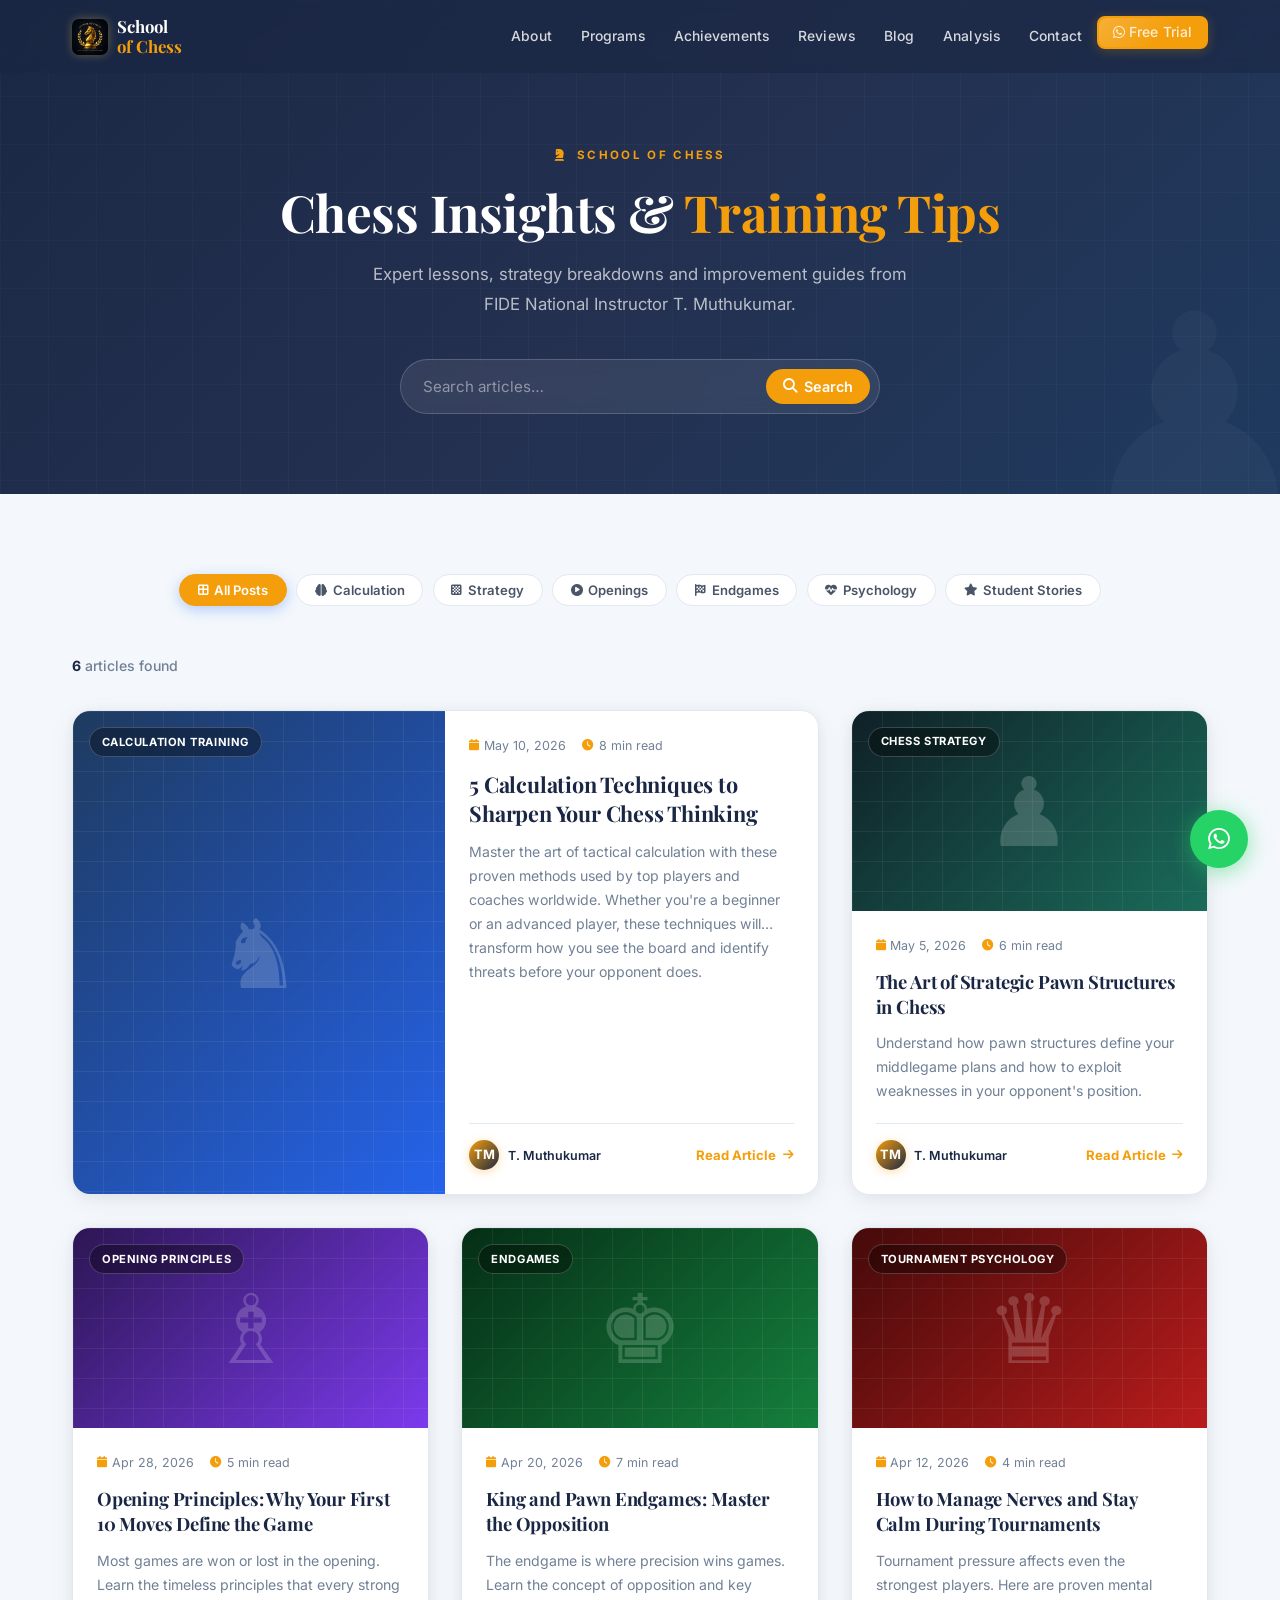
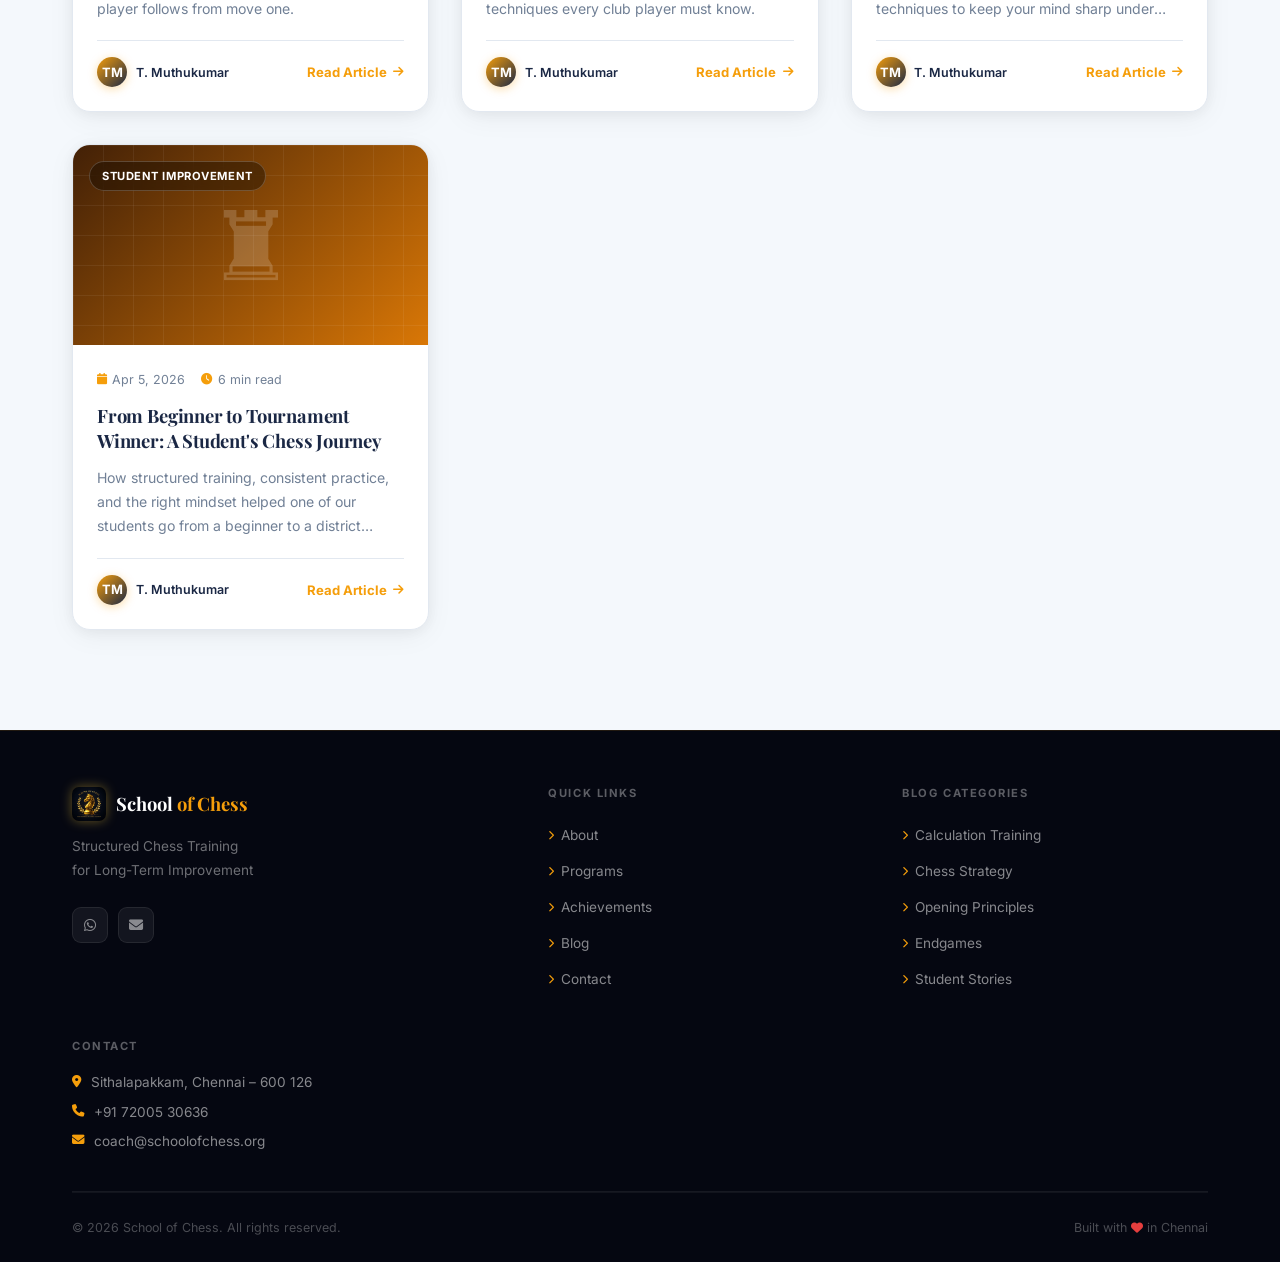
<file: blog.html>
<!DOCTYPE html>
<html lang="en">
<head>
    <meta charset="UTF-8">
    <meta name="viewport" content="width=device-width, initial-scale=1.0">
    <title>Chess Blog | School of Chess – Training Tips & Expert Insights</title>
    <meta name="description" content="Expert chess insights from FIDE National Instructor T. Muthukumar. Learn calculation techniques, strategy, openings, endgames, tournament psychology and more.">
    <meta name="keywords" content="chess blog, chess training tips, chess strategy, chess openings, endgame techniques, tournament chess, FIDE chess India">
    <meta name="author" content="School of Chess – T. Muthukumar">
    <meta property="og:title" content="Chess Blog | School of Chess">
    <meta property="og:description" content="Expert chess insights from FIDE National Instructor T. Muthukumar. Learn strategy, calculation, openings and more.">
    <meta property="og:url" content="https://www.schoolofchess.org/blog.html">
    <meta property="og:type" content="website">
    <meta property="og:image" content="https://www.schoolofchess.org/images/og-card.png">
    <link rel="canonical" href="https://www.schoolofchess.org/blog.html">

    <!-- Google Analytics GA4 -->
    <script async src="https://www.googletagmanager.com/gtag/js?id=G-H3VFSQHK1L"></script>
    <script>
        window.dataLayer = window.dataLayer || [];
        function gtag(){dataLayer.push(arguments);}
        gtag('js', new Date());
        gtag('config', 'G-H3VFSQHK1L');
    </script>

    <!-- Favicon -->
    <link rel="icon" type="image/png" sizes="32x32" href="images/favicon-32.png">

    <!-- Google Fonts -->
    <link rel="preconnect" href="https://fonts.googleapis.com">
    <link rel="preconnect" href="https://fonts.gstatic.com" crossorigin>
    <link href="https://fonts.googleapis.com/css2?family=Inter:wght@300;400;500;600;700;800&family=Playfair+Display:wght@400;600;700;800&display=swap" rel="stylesheet">

    <!-- Font Awesome -->
    <link rel="stylesheet" href="https://cdnjs.cloudflare.com/ajax/libs/font-awesome/6.5.0/css/all.min.css">

    <!-- Stylesheets -->
    <link rel="stylesheet" href="css/style.css?v=35">
    <link rel="stylesheet" href="css/blog.css?v=35">

    <!-- Schema.org -->
    <script type="application/ld+json">
    {
      "@context": "https://schema.org",
      "@type": "Blog",
      "name": "School of Chess Blog",
      "url": "https://www.schoolofchess.org/blog.html",
      "description": "Chess training insights and expert tips from FIDE National Instructor T. Muthukumar",
      "publisher": {
        "@type": "Organization",
        "name": "School of Chess",
        "url": "https://www.schoolofchess.org"
      }
    }
    </script>
</head>
<body>

<!-- ===== NAVBAR ===== -->
<header id="navbar">
    <nav class="container nav-inner">
        <a href="index.html" class="logo">
            <img src="images/SCHOOL OF CHESS.png" alt="School of Chess Logo" class="logo-img">
            <span class="logo-text">School <span>of Chess</span></span>
        </a>
        <ul class="nav-links" id="navLinks">
            <li><a href="index.html#about">About</a></li>
            <li><a href="index.html#programs">Programs</a></li>
            <li><a href="index.html#achievements">Achievements</a></li>
            <li><a href="index.html#reviews">Reviews</a></li>
            <li><a href="blog.html" class="active">Blog</a></li>
            <li><a href="analysis.html">Analysis</a></li>
            <li><a href="index.html#contact">Contact</a></li>
            <li>
                <a href="https://wa.me/917200530636?text=Hi%2C%20I%20want%20to%20know%20more%20about%20School%20of%20Chess"
                   class="btn btn-primary btn-nav" target="_blank" rel="noopener">
                    <i class="fab fa-whatsapp"></i> Free Trial
                </a>
            </li>
        </ul>
        <button class="hamburger" id="hamburger" aria-label="Menu">
            <span></span><span></span><span></span>
        </button>
    </nav>
</header>

<!-- ===== BLOG HERO ===== -->
<section class="blog-hero">
    <div class="container">
        <p class="blog-hero-label"><i class="fas fa-chess-knight"></i> &nbsp;School of Chess</p>
        <h1 class="blog-hero-title">Chess Insights &amp; <span>Training Tips</span></h1>
        <p class="blog-hero-desc">Expert lessons, strategy breakdowns and improvement guides from FIDE National Instructor T. Muthukumar.</p>

        <!-- Search bar -->
        <div class="blog-search-wrap">
            <div class="blog-search-box">
                <input type="text" id="blogSearch" placeholder="Search articles…" autocomplete="off" aria-label="Search blog posts">
                <button class="search-btn" onclick="doSearch()">
                    <i class="fas fa-search"></i>
                    <span>Search</span>
                </button>
            </div>
        </div>
    </div>
</section>

<!-- ===== BLOG MAIN ===== -->
<main class="blog-main">
    <div class="container">

        <!-- Category filter -->
        <div class="blog-filter-wrap" id="filterWrap">
            <button class="filter-btn active" data-cat="all" onclick="filterPosts(this)">
                <i class="fas fa-border-all"></i> All Posts
            </button>
            <button class="filter-btn" data-cat="calculation" onclick="filterPosts(this)">
                <i class="fas fa-brain"></i> Calculation
            </button>
            <button class="filter-btn" data-cat="strategy" onclick="filterPosts(this)">
                <i class="fas fa-chess-board"></i> Strategy
            </button>
            <button class="filter-btn" data-cat="opening" onclick="filterPosts(this)">
                <i class="fas fa-play-circle"></i> Openings
            </button>
            <button class="filter-btn" data-cat="endgame" onclick="filterPosts(this)">
                <i class="fas fa-flag-checkered"></i> Endgames
            </button>
            <button class="filter-btn" data-cat="psychology" onclick="filterPosts(this)">
                <i class="fas fa-heart-pulse"></i> Psychology
            </button>
            <button class="filter-btn" data-cat="student" onclick="filterPosts(this)">
                <i class="fas fa-star"></i> Student Stories
            </button>
        </div>

        <!-- Results info -->
        <div class="blog-results-info">
            <p class="results-count" id="resultsCount"><strong>6</strong> articles found</p>
        </div>

        <!-- No results -->
        <div class="no-results" id="noResults">
            <i class="fas fa-search"></i>
            <h3>No articles found</h3>
            <p>Try a different keyword or browse all categories.</p>
        </div>

        <!-- Blog grid -->
        <div class="blog-grid" id="blogGrid">

            <!-- Card 1 — Calculation (FEATURED) -->
            <article class="blog-card featured fade-up visible" data-cat="calculation"
                     data-title="5 Calculation Techniques to Sharpen Your Chess Thinking"
                     data-excerpt="Master the art of tactical calculation with these proven methods used by top players and coaches worldwide."
                     onclick="window.location='blog/chess-calculation-techniques.html'">
                <div class="blog-card-img cat-calculation">
                    <div class="blog-card-img-inner">
                        <span class="piece">♞</span>
                    </div>
                    <span class="blog-card-badge">Calculation Training</span>
                </div>
                <div class="blog-card-body">
                    <div class="blog-card-meta">
                        <span><i class="fas fa-calendar"></i> May 10, 2026</span>
                        <span><i class="fas fa-clock"></i> 8 min read</span>
                    </div>
                    <h2 class="blog-card-title">5 Calculation Techniques to Sharpen Your Chess Thinking</h2>
                    <p class="blog-card-excerpt">Master the art of tactical calculation with these proven methods used by top players and coaches worldwide. Whether you're a beginner or an advanced player, these techniques will transform how you see the board and identify threats before your opponent does.</p>
                    <div class="blog-card-footer">
                        <div class="blog-card-author">
                            <div class="author-avatar">TM</div>
                            <span class="author-name">T. Muthukumar</span>
                        </div>
                        <span class="blog-read-link">Read Article <i class="fas fa-arrow-right"></i></span>
                    </div>
                </div>
            </article>

            <!-- Card 2 — Strategy -->
            <article class="blog-card fade-up visible" data-cat="strategy"
                     data-title="The Art of Strategic Pawn Structures in Chess"
                     data-excerpt="Understand how pawn structures define your middlegame plans and how to exploit weaknesses in your opponent's position."
                     onclick="window.location='blog/strategic-pawn-structures.html'">
                <div class="blog-card-img cat-strategy">
                    <div class="blog-card-img-inner">
                        <span class="piece">♟</span>
                    </div>
                    <span class="blog-card-badge">Chess Strategy</span>
                </div>
                <div class="blog-card-body">
                    <div class="blog-card-meta">
                        <span><i class="fas fa-calendar"></i> May 5, 2026</span>
                        <span><i class="fas fa-clock"></i> 6 min read</span>
                    </div>
                    <h2 class="blog-card-title">The Art of Strategic Pawn Structures in Chess</h2>
                    <p class="blog-card-excerpt">Understand how pawn structures define your middlegame plans and how to exploit weaknesses in your opponent's position.</p>
                    <div class="blog-card-footer">
                        <div class="blog-card-author">
                            <div class="author-avatar">TM</div>
                            <span class="author-name">T. Muthukumar</span>
                        </div>
                        <span class="blog-read-link">Read Article <i class="fas fa-arrow-right"></i></span>
                    </div>
                </div>
            </article>

            <!-- Card 3 — Opening -->
            <article class="blog-card fade-up visible" data-cat="opening"
                     data-title="Opening Principles: Why Your First 10 Moves Define the Game"
                     data-excerpt="Most games are won or lost in the opening. Learn the timeless principles that every strong player follows from move one."
                     onclick="window.location='blog/opening-principles.html'">
                <div class="blog-card-img cat-opening">
                    <div class="blog-card-img-inner">
                        <span class="piece">♗</span>
                    </div>
                    <span class="blog-card-badge">Opening Principles</span>
                </div>
                <div class="blog-card-body">
                    <div class="blog-card-meta">
                        <span><i class="fas fa-calendar"></i> Apr 28, 2026</span>
                        <span><i class="fas fa-clock"></i> 5 min read</span>
                    </div>
                    <h2 class="blog-card-title">Opening Principles: Why Your First 10 Moves Define the Game</h2>
                    <p class="blog-card-excerpt">Most games are won or lost in the opening. Learn the timeless principles that every strong player follows from move one.</p>
                    <div class="blog-card-footer">
                        <div class="blog-card-author">
                            <div class="author-avatar">TM</div>
                            <span class="author-name">T. Muthukumar</span>
                        </div>
                        <span class="blog-read-link">Read Article <i class="fas fa-arrow-right"></i></span>
                    </div>
                </div>
            </article>

            <!-- Card 4 — Endgame -->
            <article class="blog-card fade-up visible" data-cat="endgame"
                     data-title="King and Pawn Endgames: Master the Opposition"
                     data-excerpt="The endgame is where precision wins games. Learn the concept of opposition and key techniques every club player must know."
                     onclick="window.location='blog/king-pawn-endgames.html'">
                <div class="blog-card-img cat-endgame">
                    <div class="blog-card-img-inner">
                        <span class="piece">♚</span>
                    </div>
                    <span class="blog-card-badge">Endgames</span>
                </div>
                <div class="blog-card-body">
                    <div class="blog-card-meta">
                        <span><i class="fas fa-calendar"></i> Apr 20, 2026</span>
                        <span><i class="fas fa-clock"></i> 7 min read</span>
                    </div>
                    <h2 class="blog-card-title">King and Pawn Endgames: Master the Opposition</h2>
                    <p class="blog-card-excerpt">The endgame is where precision wins games. Learn the concept of opposition and key techniques every club player must know.</p>
                    <div class="blog-card-footer">
                        <div class="blog-card-author">
                            <div class="author-avatar">TM</div>
                            <span class="author-name">T. Muthukumar</span>
                        </div>
                        <span class="blog-read-link">Read Article <i class="fas fa-arrow-right"></i></span>
                    </div>
                </div>
            </article>

            <!-- Card 5 — Psychology -->
            <article class="blog-card fade-up visible" data-cat="psychology"
                     data-title="How to Manage Nerves and Stay Calm During Tournaments"
                     data-excerpt="Tournament pressure affects even the strongest players. Here are proven mental techniques to keep your mind sharp under pressure."
                     onclick="window.location='blog/tournament-psychology.html'">
                <div class="blog-card-img cat-psychology">
                    <div class="blog-card-img-inner">
                        <span class="piece">♛</span>
                    </div>
                    <span class="blog-card-badge">Tournament Psychology</span>
                </div>
                <div class="blog-card-body">
                    <div class="blog-card-meta">
                        <span><i class="fas fa-calendar"></i> Apr 12, 2026</span>
                        <span><i class="fas fa-clock"></i> 4 min read</span>
                    </div>
                    <h2 class="blog-card-title">How to Manage Nerves and Stay Calm During Tournaments</h2>
                    <p class="blog-card-excerpt">Tournament pressure affects even the strongest players. Here are proven mental techniques to keep your mind sharp under pressure.</p>
                    <div class="blog-card-footer">
                        <div class="blog-card-author">
                            <div class="author-avatar">TM</div>
                            <span class="author-name">T. Muthukumar</span>
                        </div>
                        <span class="blog-read-link">Read Article <i class="fas fa-arrow-right"></i></span>
                    </div>
                </div>
            </article>

            <!-- Card 6 — Student Story -->
            <article class="blog-card fade-up visible" data-cat="student"
                     data-title="From Beginner to Tournament Winner: A Student's Chess Journey"
                     data-excerpt="How structured training, consistent practice, and the right mindset helped one of our students go from a beginner to a district champion."
                     onclick="window.location='blog/student-improvement-story.html'">
                <div class="blog-card-img cat-student">
                    <div class="blog-card-img-inner">
                        <span class="piece">♜</span>
                    </div>
                    <span class="blog-card-badge">Student Improvement</span>
                </div>
                <div class="blog-card-body">
                    <div class="blog-card-meta">
                        <span><i class="fas fa-calendar"></i> Apr 5, 2026</span>
                        <span><i class="fas fa-clock"></i> 6 min read</span>
                    </div>
                    <h2 class="blog-card-title">From Beginner to Tournament Winner: A Student's Chess Journey</h2>
                    <p class="blog-card-excerpt">How structured training, consistent practice, and the right mindset helped one of our students go from a beginner to a district champion.</p>
                    <div class="blog-card-footer">
                        <div class="blog-card-author">
                            <div class="author-avatar">TM</div>
                            <span class="author-name">T. Muthukumar</span>
                        </div>
                        <span class="blog-read-link">Read Article <i class="fas fa-arrow-right"></i></span>
                    </div>
                </div>
            </article>

        </div><!-- /blog-grid -->

    </div><!-- /container -->
</main>

<!-- ===== FOOTER ===== -->
<footer class="footer">
    <div class="container">
        <div class="footer-grid">
            <div class="footer-brand">
                <a href="index.html" class="footer-logo">
                    <img src="images/SCHOOL OF CHESS.png" alt="School of Chess" class="logo-img">
                    <span class="logo-text">School <span>of Chess</span></span>
                </a>
                <p class="footer-tagline">Structured Chess Training<br>for Long-Term Improvement</p>
                <div class="footer-social">
                    <a href="https://wa.me/917200530636" target="_blank" rel="noopener" aria-label="WhatsApp">
                        <i class="fab fa-whatsapp"></i>
                    </a>
                    <a href="mailto:coach@schoolofchess.org" aria-label="Email">
                        <i class="fas fa-envelope"></i>
                    </a>
                </div>
            </div>
            <div class="footer-col">
                <h4>Quick Links</h4>
                <ul>
                    <li><a href="index.html#about"><i class="fas fa-chevron-right"></i> About</a></li>
                    <li><a href="index.html#programs"><i class="fas fa-chevron-right"></i> Programs</a></li>
                    <li><a href="index.html#achievements"><i class="fas fa-chevron-right"></i> Achievements</a></li>
                    <li><a href="blog.html"><i class="fas fa-chevron-right"></i> Blog</a></li>
                    <li><a href="index.html#contact"><i class="fas fa-chevron-right"></i> Contact</a></li>
                </ul>
            </div>
            <div class="footer-col">
                <h4>Blog Categories</h4>
                <ul>
                    <li><a href="blog.html"><i class="fas fa-chevron-right"></i> Calculation Training</a></li>
                    <li><a href="blog.html"><i class="fas fa-chevron-right"></i> Chess Strategy</a></li>
                    <li><a href="blog.html"><i class="fas fa-chevron-right"></i> Opening Principles</a></li>
                    <li><a href="blog.html"><i class="fas fa-chevron-right"></i> Endgames</a></li>
                    <li><a href="blog.html"><i class="fas fa-chevron-right"></i> Student Stories</a></li>
                </ul>
            </div>
            <div class="footer-col">
                <h4>Contact</h4>
                <ul class="footer-contact-list">
                    <li><i class="fas fa-map-marker-alt"></i> Sithalapakkam, Chennai – 600 126</li>
                    <li><i class="fas fa-phone"></i> <a href="tel:+917200530636">+91 72005 30636</a></li>
                    <li><i class="fas fa-envelope"></i> <a href="mailto:coach@schoolofchess.org">coach@schoolofchess.org</a></li>
                </ul>
            </div>
        </div>
        <div class="footer-bottom">
            <p>&copy; 2026 School of Chess. All rights reserved.</p>
            <p>Built with <i class="fas fa-heart" style="color:#e53e3e;font-size:0.75rem;"></i> in Chennai</p>
        </div>
    </div>
</footer>

<!-- WhatsApp Float -->
<a href="https://wa.me/917200530636?text=Hi%2C%20I%20want%20to%20know%20more%20about%20School%20of%20Chess"
   class="whatsapp-float" target="_blank" rel="noopener" aria-label="Chat on WhatsApp">
    <i class="fab fa-whatsapp"></i>
</a>

<!-- Scripts -->
<script src="js/main.js"></script>
<script>
(function () {
    'use strict';

    var allCards = Array.from(document.querySelectorAll('.blog-card'));
    var resultsCount = document.getElementById('resultsCount');
    var noResults = document.getElementById('noResults');
    var searchInput = document.getElementById('blogSearch');
    var currentCat = 'all';
    var currentSearch = '';

    function updateGrid() {
        var visible = 0;
        allCards.forEach(function (card) {
            var cat   = card.getAttribute('data-cat');
            var title = (card.getAttribute('data-title') || '').toLowerCase();
            var exc   = (card.getAttribute('data-excerpt') || '').toLowerCase();
            var matchCat    = currentCat === 'all' || cat === currentCat;
            var matchSearch = currentSearch === '' || title.includes(currentSearch) || exc.includes(currentSearch);

            if (matchCat && matchSearch) {
                card.classList.remove('hidden');
                visible++;
            } else {
                card.classList.add('hidden');
            }
        });

        resultsCount.innerHTML = '<strong>' + visible + '</strong> article' + (visible !== 1 ? 's' : '') + ' found';
        noResults.style.display = visible === 0 ? 'block' : 'none';

        /* Remove featured class when filtering so layout doesn't break */
        var firstVisible = allCards.find(function(c){ return !c.classList.contains('hidden'); });
        allCards.forEach(function(c){ c.classList.remove('featured'); });
        if (currentCat === 'all' && currentSearch === '' && firstVisible) {
            firstVisible.classList.add('featured');
        }
    }

    /* Filter by category */
    window.filterPosts = function (btn) {
        document.querySelectorAll('.filter-btn').forEach(function (b) { b.classList.remove('active'); });
        btn.classList.add('active');
        currentCat = btn.getAttribute('data-cat');
        updateGrid();
    };

    /* Search */
    window.doSearch = function () {
        currentSearch = searchInput.value.trim().toLowerCase();
        updateGrid();
    };

    searchInput.addEventListener('keyup', function (e) {
        if (e.key === 'Enter') { doSearch(); return; }
        currentSearch = this.value.trim().toLowerCase();
        updateGrid();
    });

    /* Mark blog nav link active */
    document.querySelectorAll('.nav-links a').forEach(function(a){
        if (a.href === window.location.href) a.classList.add('active');
    });
})();
</script>

</body>
</html>
</file>
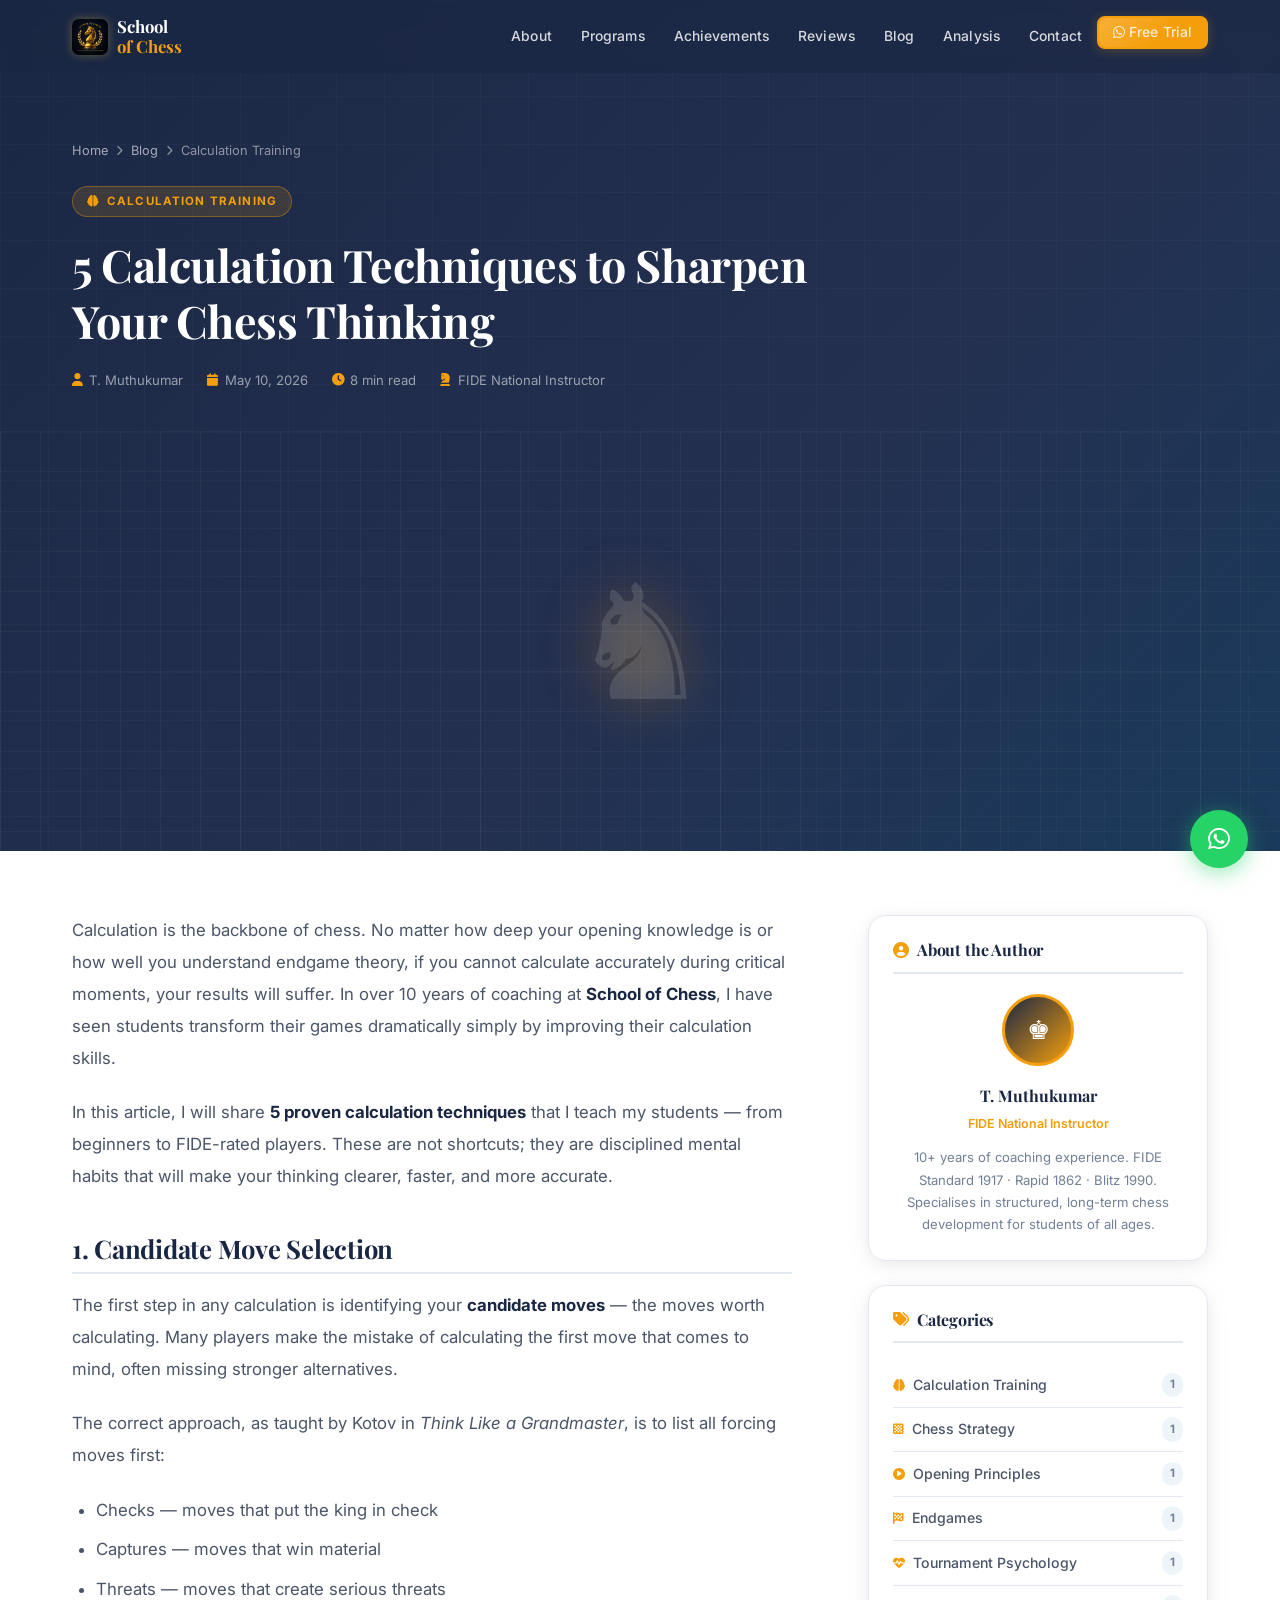
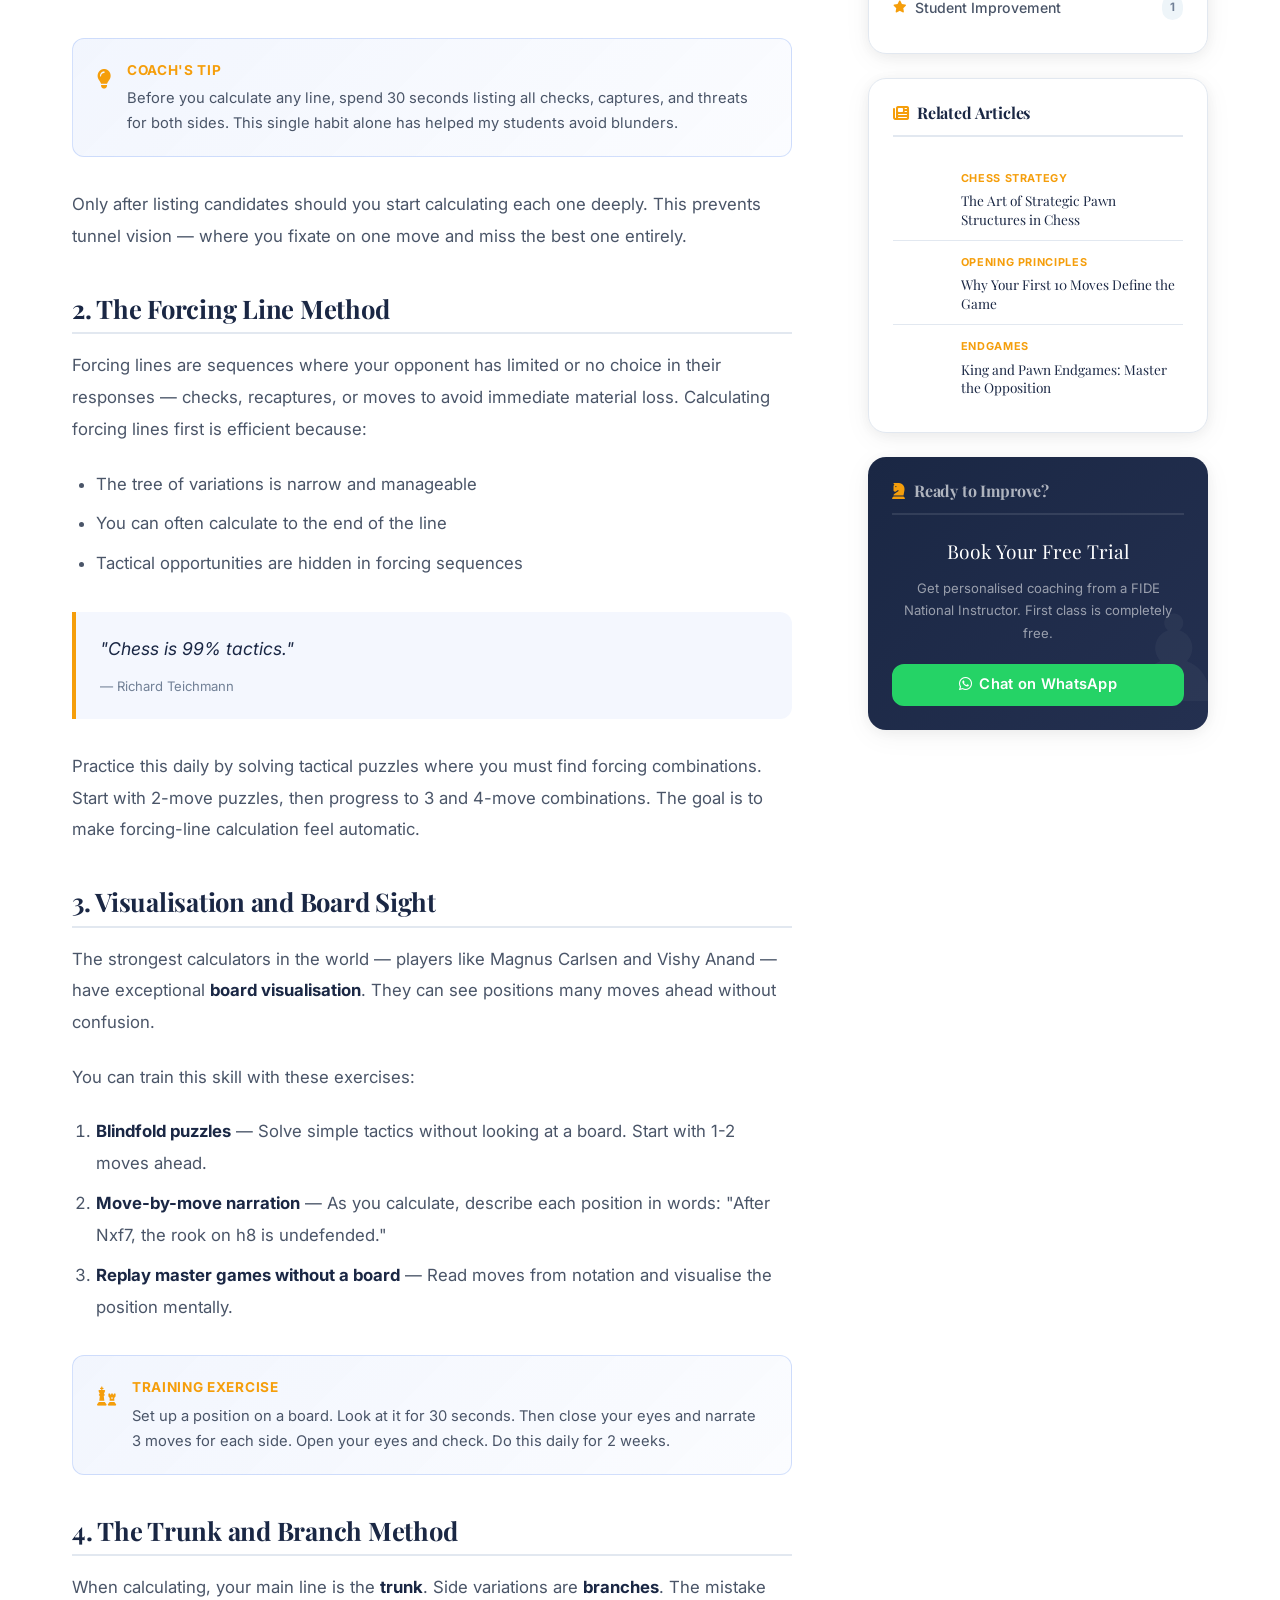
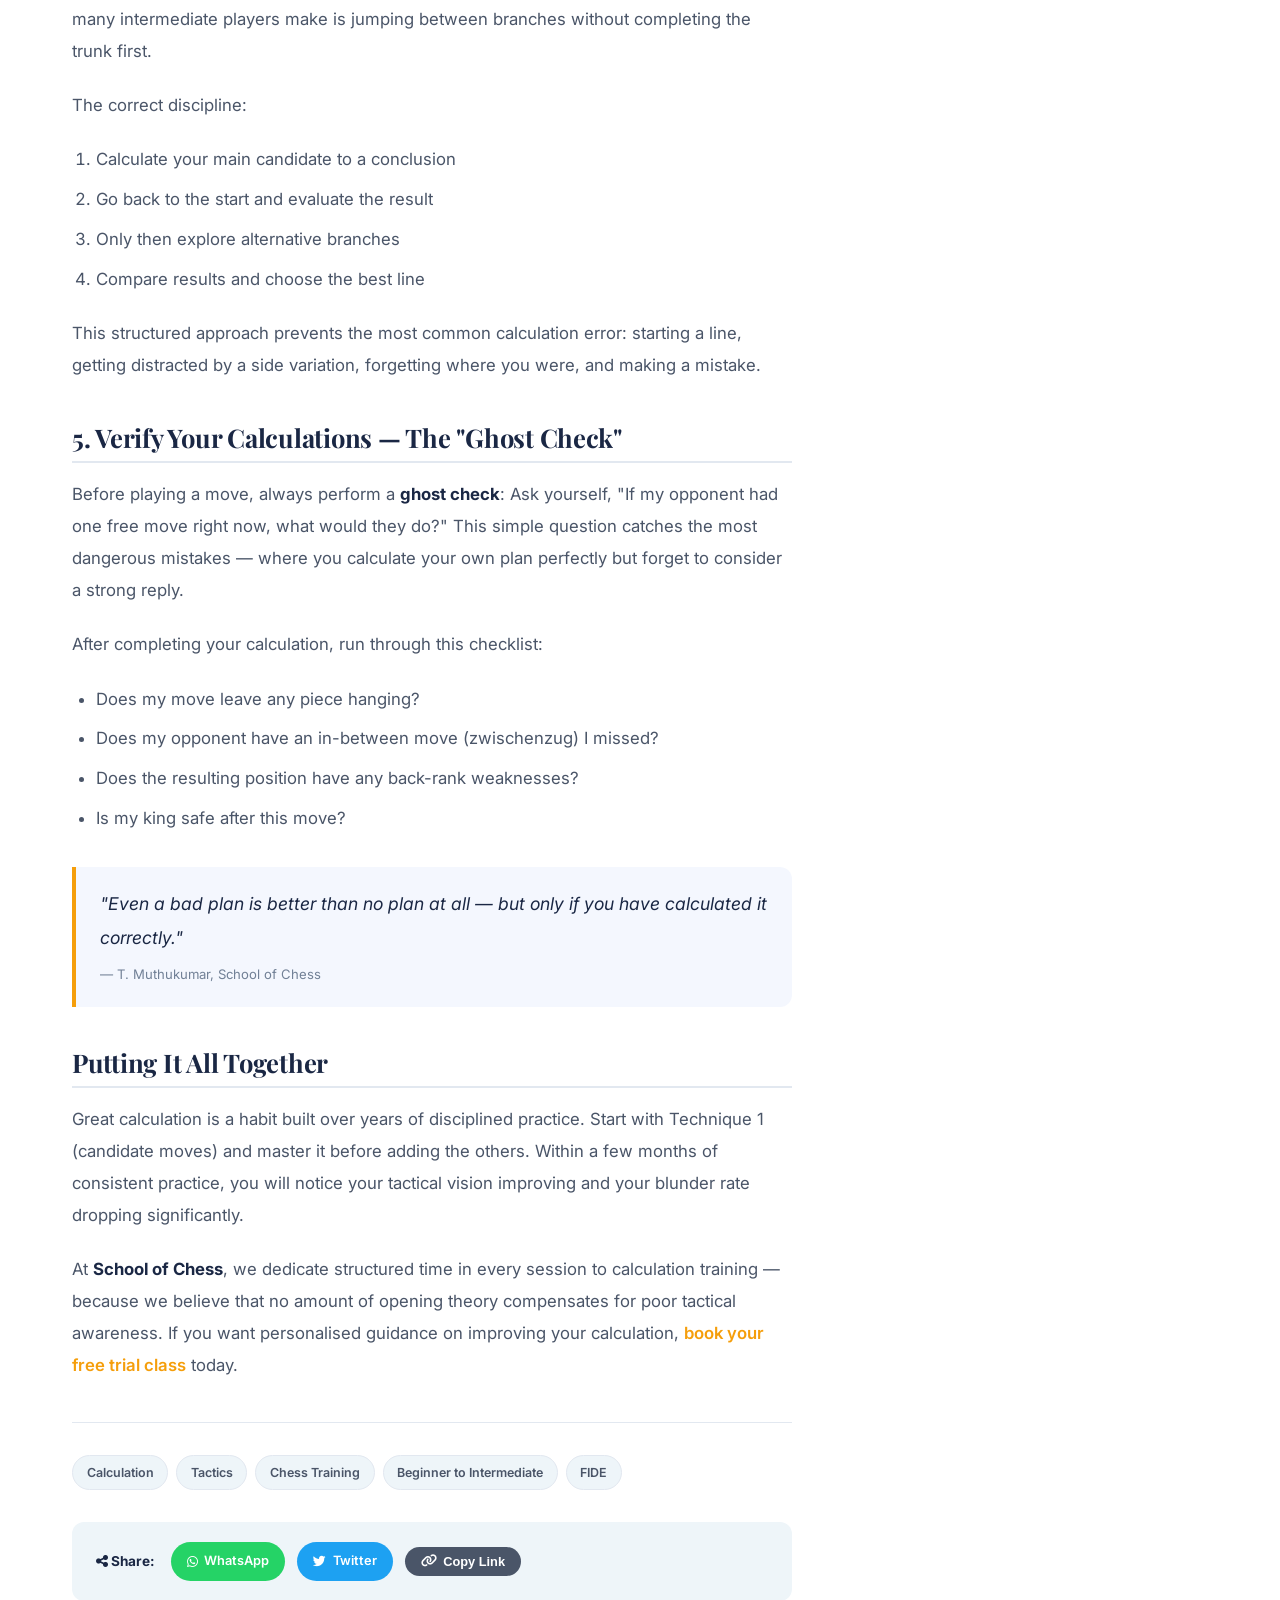
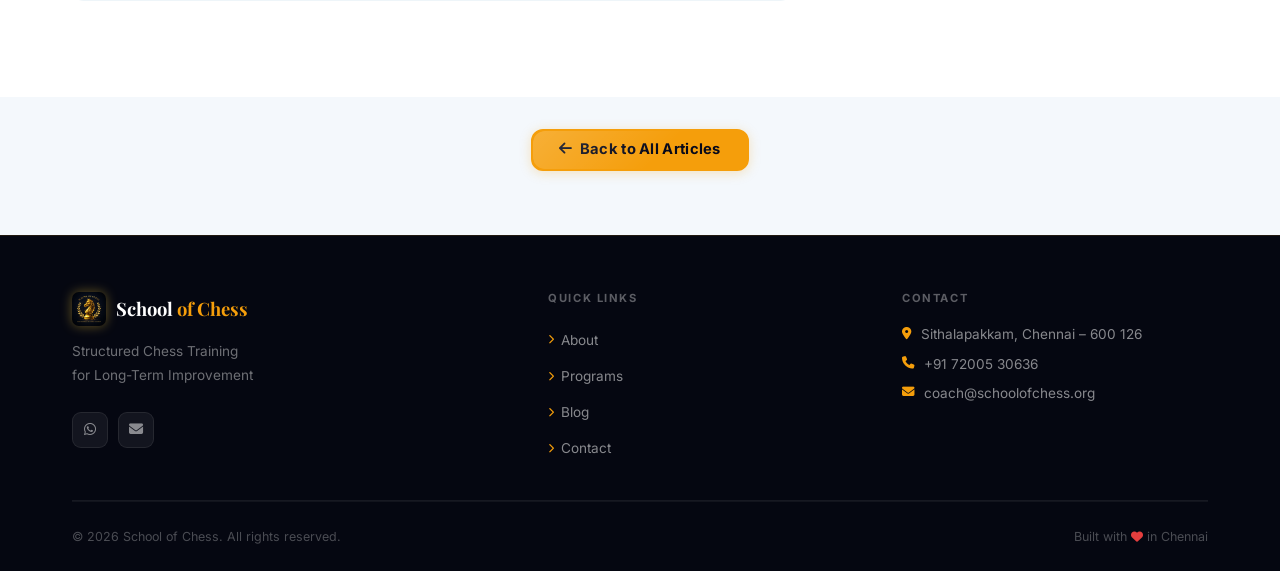
<file: blog/chess-calculation-techniques.html>
<!DOCTYPE html>
<html lang="en">
<head>
    <meta charset="UTF-8">
    <meta name="viewport" content="width=device-width, initial-scale=1.0">
    <title>5 Calculation Techniques to Sharpen Your Chess Thinking | School of Chess</title>
    <meta name="description" content="Master the art of tactical calculation with 5 proven techniques used by top chess players. Learn from FIDE National Instructor T. Muthukumar.">
    <meta name="keywords" content="chess calculation techniques, chess tactics, how to calculate chess moves, chess training, improve chess thinking">
    <meta name="author" content="T. Muthukumar – School of Chess">
    <meta property="og:title" content="5 Calculation Techniques to Sharpen Your Chess Thinking">
    <meta property="og:description" content="Master the art of tactical calculation with 5 proven techniques. Learn from FIDE National Instructor T. Muthukumar.">
    <meta property="og:url" content="https://www.schoolofchess.org/blog/chess-calculation-techniques.html">
    <meta property="og:type" content="article">
    <meta property="og:image" content="https://www.schoolofchess.org/images/og-card.png">
    <link rel="canonical" href="https://www.schoolofchess.org/blog/chess-calculation-techniques.html">

    <!-- Google Analytics GA4 -->
    <script async src="https://www.googletagmanager.com/gtag/js?id=G-H3VFSQHK1L"></script>
    <script>
        window.dataLayer = window.dataLayer || [];
        function gtag(){dataLayer.push(arguments);}
        gtag('js', new Date());
        gtag('config', 'G-H3VFSQHK1L');
    </script>

    <!-- Favicon -->
    <link rel="icon" type="image/png" sizes="32x32" href="../images/favicon-32.png">

    <!-- Fonts -->
    <link rel="preconnect" href="https://fonts.googleapis.com">
    <link rel="preconnect" href="https://fonts.gstatic.com" crossorigin>
    <link href="https://fonts.googleapis.com/css2?family=Inter:wght@300;400;500;600;700;800&family=Playfair+Display:wght@400;600;700;800&display=swap" rel="stylesheet">

    <!-- Font Awesome -->
    <link rel="stylesheet" href="https://cdnjs.cloudflare.com/ajax/libs/font-awesome/6.5.0/css/all.min.css">

    <!-- Stylesheets -->
    <link rel="stylesheet" href="../css/style.css?v=35">
    <link rel="stylesheet" href="../css/blog.css?v=35">

    <!-- Schema.org Article -->
    <script type="application/ld+json">
    {
      "@context": "https://schema.org",
      "@type": "Article",
      "headline": "5 Calculation Techniques to Sharpen Your Chess Thinking",
      "description": "Master the art of tactical calculation with proven techniques used by top chess players.",
      "author": {
        "@type": "Person",
        "name": "T. Muthukumar",
        "jobTitle": "FIDE National Instructor"
      },
      "publisher": {
        "@type": "Organization",
        "name": "School of Chess",
        "url": "https://www.schoolofchess.org"
      },
      "datePublished": "2026-05-10",
      "url": "https://www.schoolofchess.org/blog/chess-calculation-techniques.html"
    }
    </script>
</head>
<body>

<!-- ===== NAVBAR ===== -->
<header id="navbar">
    <nav class="container nav-inner">
        <a href="../index.html" class="logo">
            <img src="../images/SCHOOL OF CHESS.png" alt="School of Chess Logo" class="logo-img">
            <span class="logo-text">School <span>of Chess</span></span>
        </a>
        <ul class="nav-links" id="navLinks">
            <li><a href="../index.html#about">About</a></li>
            <li><a href="../index.html#programs">Programs</a></li>
            <li><a href="../index.html#achievements">Achievements</a></li>
            <li><a href="../index.html#reviews">Reviews</a></li>
            <li><a href="../blog.html" class="active">Blog</a></li>
            <li><a href="../analysis.html">Analysis</a></li>
            <li><a href="../index.html#contact">Contact</a></li>
            <li>
                <a href="https://wa.me/917200530636?text=Hi%2C%20I%20want%20to%20know%20more%20about%20School%20of%20Chess"
                   class="btn btn-primary btn-nav" target="_blank" rel="noopener">
                    <i class="fab fa-whatsapp"></i> Free Trial
                </a>
            </li>
        </ul>
        <button class="hamburger" id="hamburger" aria-label="Menu">
            <span></span><span></span><span></span>
        </button>
    </nav>
</header>

<!-- ===== POST HERO ===== -->
<section class="post-hero cat-calculation">
    <div class="container">
        <!-- Breadcrumb -->
        <nav class="post-breadcrumb" aria-label="Breadcrumb">
            <a href="../index.html">Home</a>
            <i class="fas fa-chevron-right"></i>
            <a href="../blog.html">Blog</a>
            <i class="fas fa-chevron-right"></i>
            <span>Calculation Training</span>
        </nav>

        <div class="post-hero-inner">
            <div class="post-category-pill">
                <i class="fas fa-brain"></i> Calculation Training
            </div>
            <h1 class="post-title">5 Calculation Techniques to Sharpen Your Chess Thinking</h1>
            <div class="post-meta-bar">
                <span class="post-meta-item"><i class="fas fa-user"></i> T. Muthukumar</span>
                <span class="post-meta-item"><i class="fas fa-calendar"></i> May 10, 2026</span>
                <span class="post-meta-item"><i class="fas fa-clock"></i> 8 min read</span>
                <span class="post-meta-item"><i class="fas fa-chess-knight"></i> FIDE National Instructor</span>
            </div>
        </div>
    </div>

    <!-- Featured image strip -->
    <div class="post-img-strip cat-calculation">
        <span class="strip-piece">♞</span>
    </div>
</section>

<!-- ===== POST CONTENT + SIDEBAR ===== -->
<div class="container">
    <div class="post-layout">

        <!-- MAIN CONTENT -->
        <article class="post-content">
            <div class="post-body">

                <p>
                    Calculation is the backbone of chess. No matter how deep your opening knowledge is or how well you understand endgame theory, if you cannot calculate accurately during critical moments, your results will suffer. In over 10 years of coaching at <strong>School of Chess</strong>, I have seen students transform their games dramatically simply by improving their calculation skills.
                </p>

                <p>
                    In this article, I will share <strong>5 proven calculation techniques</strong> that I teach my students — from beginners to FIDE-rated players. These are not shortcuts; they are disciplined mental habits that will make your thinking clearer, faster, and more accurate.
                </p>

                <h2>1. Candidate Move Selection</h2>

                <p>
                    The first step in any calculation is identifying your <strong>candidate moves</strong> — the moves worth calculating. Many players make the mistake of calculating the first move that comes to mind, often missing stronger alternatives.
                </p>

                <p>
                    The correct approach, as taught by Kotov in <em>Think Like a Grandmaster</em>, is to list all forcing moves first:
                </p>

                <ul>
                    <li>Checks — moves that put the king in check</li>
                    <li>Captures — moves that win material</li>
                    <li>Threats — moves that create serious threats</li>
                </ul>

                <div class="post-tip">
                    <span class="post-tip-icon"><i class="fas fa-lightbulb"></i></span>
                    <div class="post-tip-text">
                        <strong>Coach's Tip</strong>
                        Before you calculate any line, spend 30 seconds listing all checks, captures, and threats for both sides. This single habit alone has helped my students avoid blunders.
                    </div>
                </div>

                <p>
                    Only after listing candidates should you start calculating each one deeply. This prevents tunnel vision — where you fixate on one move and miss the best one entirely.
                </p>

                <h2>2. The Forcing Line Method</h2>

                <p>
                    Forcing lines are sequences where your opponent has limited or no choice in their responses — checks, recaptures, or moves to avoid immediate material loss. Calculating forcing lines first is efficient because:
                </p>

                <ul>
                    <li>The tree of variations is narrow and manageable</li>
                    <li>You can often calculate to the end of the line</li>
                    <li>Tactical opportunities are hidden in forcing sequences</li>
                </ul>

                <blockquote>
                    "Chess is 99% tactics."
                    <cite>— Richard Teichmann</cite>
                </blockquote>

                <p>
                    Practice this daily by solving tactical puzzles where you must find forcing combinations. Start with 2-move puzzles, then progress to 3 and 4-move combinations. The goal is to make forcing-line calculation feel automatic.
                </p>

                <h2>3. Visualisation and Board Sight</h2>

                <p>
                    The strongest calculators in the world — players like Magnus Carlsen and Vishy Anand — have exceptional <strong>board visualisation</strong>. They can see positions many moves ahead without confusion.
                </p>

                <p>
                    You can train this skill with these exercises:
                </p>

                <ol>
                    <li><strong>Blindfold puzzles</strong> — Solve simple tactics without looking at a board. Start with 1-2 moves ahead.</li>
                    <li><strong>Move-by-move narration</strong> — As you calculate, describe each position in words: "After Nxf7, the rook on h8 is undefended."</li>
                    <li><strong>Replay master games without a board</strong> — Read moves from notation and visualise the position mentally.</li>
                </ol>

                <div class="post-tip">
                    <span class="post-tip-icon"><i class="fas fa-chess"></i></span>
                    <div class="post-tip-text">
                        <strong>Training Exercise</strong>
                        Set up a position on a board. Look at it for 30 seconds. Then close your eyes and narrate 3 moves for each side. Open your eyes and check. Do this daily for 2 weeks.
                    </div>
                </div>

                <h2>4. The Trunk and Branch Method</h2>

                <p>
                    When calculating, your main line is the <strong>trunk</strong>. Side variations are <strong>branches</strong>. The mistake many intermediate players make is jumping between branches without completing the trunk first.
                </p>

                <p>
                    The correct discipline:
                </p>

                <ol>
                    <li>Calculate your main candidate to a conclusion</li>
                    <li>Go back to the start and evaluate the result</li>
                    <li>Only then explore alternative branches</li>
                    <li>Compare results and choose the best line</li>
                </ol>

                <p>
                    This structured approach prevents the most common calculation error: starting a line, getting distracted by a side variation, forgetting where you were, and making a mistake.
                </p>

                <h2>5. Verify Your Calculations — The "Ghost Check"</h2>

                <p>
                    Before playing a move, always perform a <strong>ghost check</strong>: Ask yourself, "If my opponent had one free move right now, what would they do?" This simple question catches the most dangerous mistakes — where you calculate your own plan perfectly but forget to consider a strong reply.
                </p>

                <p>
                    After completing your calculation, run through this checklist:
                </p>

                <ul>
                    <li>Does my move leave any piece hanging?</li>
                    <li>Does my opponent have an in-between move (zwischenzug) I missed?</li>
                    <li>Does the resulting position have any back-rank weaknesses?</li>
                    <li>Is my king safe after this move?</li>
                </ul>

                <blockquote>
                    "Even a bad plan is better than no plan at all — but only if you have calculated it correctly."
                    <cite>— T. Muthukumar, School of Chess</cite>
                </blockquote>

                <h2>Putting It All Together</h2>

                <p>
                    Great calculation is a habit built over years of disciplined practice. Start with Technique 1 (candidate moves) and master it before adding the others. Within a few months of consistent practice, you will notice your tactical vision improving and your blunder rate dropping significantly.
                </p>

                <p>
                    At <strong>School of Chess</strong>, we dedicate structured time in every session to calculation training — because we believe that no amount of opening theory compensates for poor tactical awareness. If you want personalised guidance on improving your calculation, <a href="../index.html#contact" style="color:var(--gold);font-weight:600;">book your free trial class</a> today.
                </p>

                <!-- Tags -->
                <div class="post-tags">
                    <span class="post-tag">Calculation</span>
                    <span class="post-tag">Tactics</span>
                    <span class="post-tag">Chess Training</span>
                    <span class="post-tag">Beginner to Intermediate</span>
                    <span class="post-tag">FIDE</span>
                </div>

                <!-- Share -->
                <div class="post-share">
                    <span class="post-share-label"><i class="fas fa-share-alt"></i> Share:</span>
                    <a class="share-btn whatsapp"
                       href="https://wa.me/?text=Great%20chess%20article%3A%20https%3A%2F%2Fwww.schoolofchess.org%2Fblog%2Fchess-calculation-techniques.html"
                       target="_blank" rel="noopener">
                        <i class="fab fa-whatsapp"></i> WhatsApp
                    </a>
                    <a class="share-btn twitter"
                       href="https://twitter.com/intent/tweet?text=5%20Calculation%20Techniques%20to%20Sharpen%20Your%20Chess%20Thinking&url=https%3A%2F%2Fwww.schoolofchess.org%2Fblog%2Fchess-calculation-techniques.html"
                       target="_blank" rel="noopener">
                        <i class="fab fa-twitter"></i> Twitter
                    </a>
                    <button class="share-btn copy" onclick="copyLink()" id="copyBtn">
                        <i class="fas fa-link"></i> Copy Link
                    </button>
                </div>

            </div><!-- /post-body -->
        </article>

        <!-- SIDEBAR -->
        <aside class="post-sidebar">

            <!-- Author widget -->
            <div class="sidebar-widget">
                <h3 class="sidebar-widget-title"><i class="fas fa-user-circle"></i> About the Author</h3>
                <div class="sidebar-author">
                    <div class="sidebar-author-avatar">♚</div>
                    <p class="sidebar-author-name">T. Muthukumar</p>
                    <p class="sidebar-author-role">FIDE National Instructor</p>
                    <p class="sidebar-author-bio">10+ years of coaching experience. FIDE Standard 1917 · Rapid 1862 · Blitz 1990. Specialises in structured, long-term chess development for students of all ages.</p>
                </div>
            </div>

            <!-- Categories -->
            <div class="sidebar-widget">
                <h3 class="sidebar-widget-title"><i class="fas fa-tags"></i> Categories</h3>
                <ul class="category-list">
                    <li>
                        <a href="../blog.html"><i class="fas fa-brain"></i> Calculation Training</a>
                        <span class="cat-count">1</span>
                    </li>
                    <li>
                        <a href="../blog.html"><i class="fas fa-chess-board"></i> Chess Strategy</a>
                        <span class="cat-count">1</span>
                    </li>
                    <li>
                        <a href="../blog.html"><i class="fas fa-play-circle"></i> Opening Principles</a>
                        <span class="cat-count">1</span>
                    </li>
                    <li>
                        <a href="../blog.html"><i class="fas fa-flag-checkered"></i> Endgames</a>
                        <span class="cat-count">1</span>
                    </li>
                    <li>
                        <a href="../blog.html"><i class="fas fa-heart-pulse"></i> Tournament Psychology</a>
                        <span class="cat-count">1</span>
                    </li>
                    <li>
                        <a href="../blog.html"><i class="fas fa-star"></i> Student Improvement</a>
                        <span class="cat-count">1</span>
                    </li>
                </ul>
            </div>

            <!-- Related posts -->
            <div class="sidebar-widget">
                <h3 class="sidebar-widget-title"><i class="fas fa-newspaper"></i> Related Articles</h3>
                <a class="related-post-item" href="../blog.html">
                    <div class="related-post-thumb cat-strategy">♟</div>
                    <div class="related-post-info">
                        <p class="related-post-cat">Chess Strategy</p>
                        <p class="related-post-title">The Art of Strategic Pawn Structures in Chess</p>
                    </div>
                </a>
                <a class="related-post-item" href="../blog.html">
                    <div class="related-post-thumb cat-opening">♗</div>
                    <div class="related-post-info">
                        <p class="related-post-cat">Opening Principles</p>
                        <p class="related-post-title">Why Your First 10 Moves Define the Game</p>
                    </div>
                </a>
                <a class="related-post-item" href="../blog.html">
                    <div class="related-post-thumb cat-endgame">♚</div>
                    <div class="related-post-info">
                        <p class="related-post-cat">Endgames</p>
                        <p class="related-post-title">King and Pawn Endgames: Master the Opposition</p>
                    </div>
                </a>
            </div>

            <!-- CTA widget -->
            <div class="sidebar-widget sidebar-cta">
                <h3 class="sidebar-widget-title"><i class="fas fa-chess-knight"></i> Ready to Improve?</h3>
                <p class="sidebar-cta-heading">Book Your Free Trial</p>
                <p class="sidebar-cta-desc">Get personalised coaching from a FIDE National Instructor. First class is completely free.</p>
                <a href="https://wa.me/917200530636?text=Hi%2C%20I%20want%20to%20book%20a%20free%20trial%20chess%20class"
                   class="btn btn-whatsapp" target="_blank" rel="noopener" style="width:100%;justify-content:center;">
                    <i class="fab fa-whatsapp"></i> Chat on WhatsApp
                </a>
            </div>

        </aside>

    </div><!-- /post-layout -->
</div><!-- /container -->

<!-- Back to blog -->
<div style="text-align:center;padding:2rem 0 4rem;background:var(--light-2);">
    <a href="../blog.html" class="btn btn-primary">
        <i class="fas fa-arrow-left"></i> Back to All Articles
    </a>
</div>

<!-- ===== FOOTER ===== -->
<footer class="footer">
    <div class="container">
        <div class="footer-grid">
            <div class="footer-brand">
                <a href="../index.html" class="footer-logo">
                    <img src="../images/SCHOOL OF CHESS.png" alt="School of Chess" class="logo-img">
                    <span class="logo-text">School <span>of Chess</span></span>
                </a>
                <p class="footer-tagline">Structured Chess Training<br>for Long-Term Improvement</p>
                <div class="footer-social">
                    <a href="https://wa.me/917200530636" target="_blank" rel="noopener" aria-label="WhatsApp"><i class="fab fa-whatsapp"></i></a>
                    <a href="mailto:coach@schoolofchess.org" aria-label="Email"><i class="fas fa-envelope"></i></a>
                </div>
            </div>
            <div class="footer-col">
                <h4>Quick Links</h4>
                <ul>
                    <li><a href="../index.html#about"><i class="fas fa-chevron-right"></i> About</a></li>
                    <li><a href="../index.html#programs"><i class="fas fa-chevron-right"></i> Programs</a></li>
                    <li><a href="../blog.html"><i class="fas fa-chevron-right"></i> Blog</a></li>
                    <li><a href="../index.html#contact"><i class="fas fa-chevron-right"></i> Contact</a></li>
                </ul>
            </div>
            <div class="footer-col">
                <h4>Contact</h4>
                <ul class="footer-contact-list">
                    <li><i class="fas fa-map-marker-alt"></i> Sithalapakkam, Chennai – 600 126</li>
                    <li><i class="fas fa-phone"></i> <a href="tel:+917200530636">+91 72005 30636</a></li>
                    <li><i class="fas fa-envelope"></i> <a href="mailto:coach@schoolofchess.org">coach@schoolofchess.org</a></li>
                </ul>
            </div>
        </div>
        <div class="footer-bottom">
            <p>&copy; 2026 School of Chess. All rights reserved.</p>
            <p>Built with <i class="fas fa-heart" style="color:#e53e3e;font-size:0.75rem;"></i> in Chennai</p>
        </div>
    </div>
</footer>

<!-- WhatsApp Float -->
<a href="https://wa.me/917200530636" class="whatsapp-float" target="_blank" rel="noopener" aria-label="WhatsApp">
    <i class="fab fa-whatsapp"></i>
</a>

<script src="../js/main.js"></script>
<script>
function copyLink() {
    navigator.clipboard.writeText(window.location.href).then(function() {
        var btn = document.getElementById('copyBtn');
        btn.innerHTML = '<i class="fas fa-check"></i> Copied!';
        btn.style.background = '#16a34a';
        setTimeout(function(){ btn.innerHTML = '<i class="fas fa-link"></i> Copy Link'; btn.style.background = ''; }, 2000);
    });
}
</script>
</body>
</html>
</file>
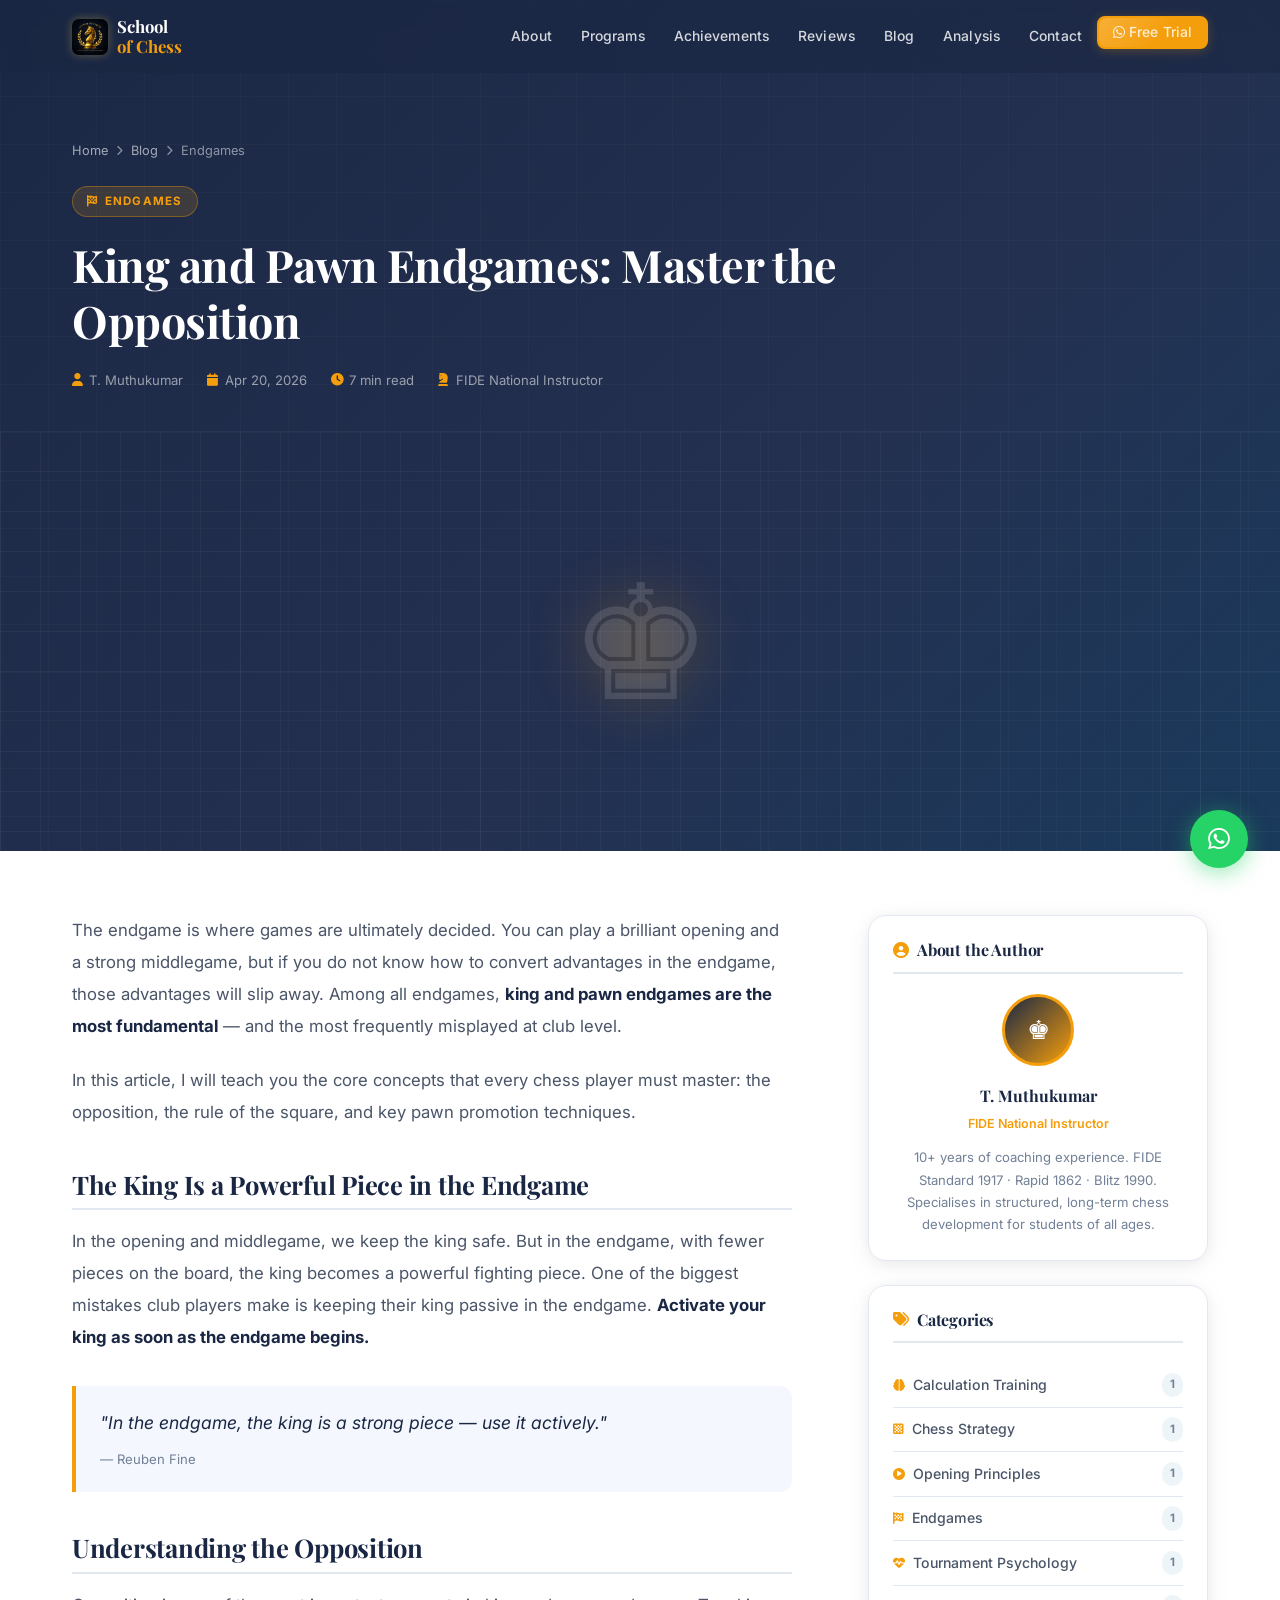
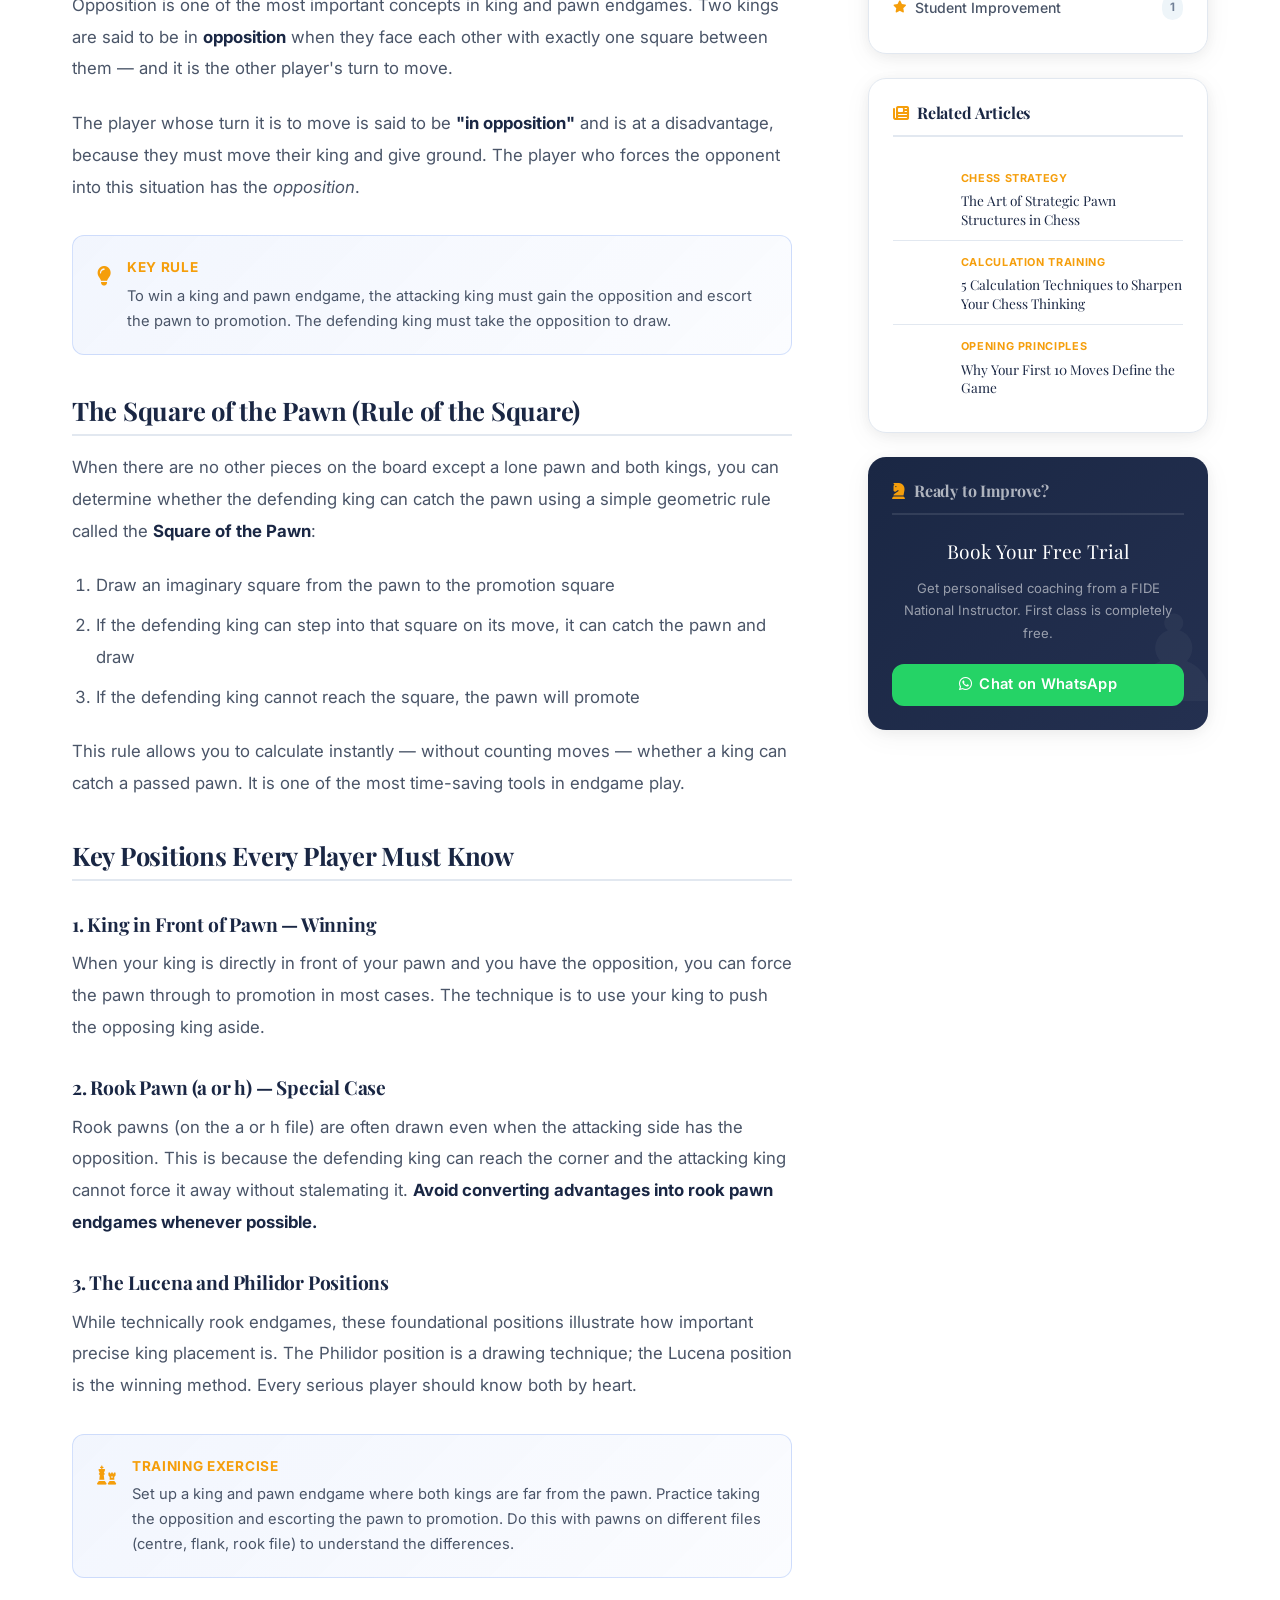
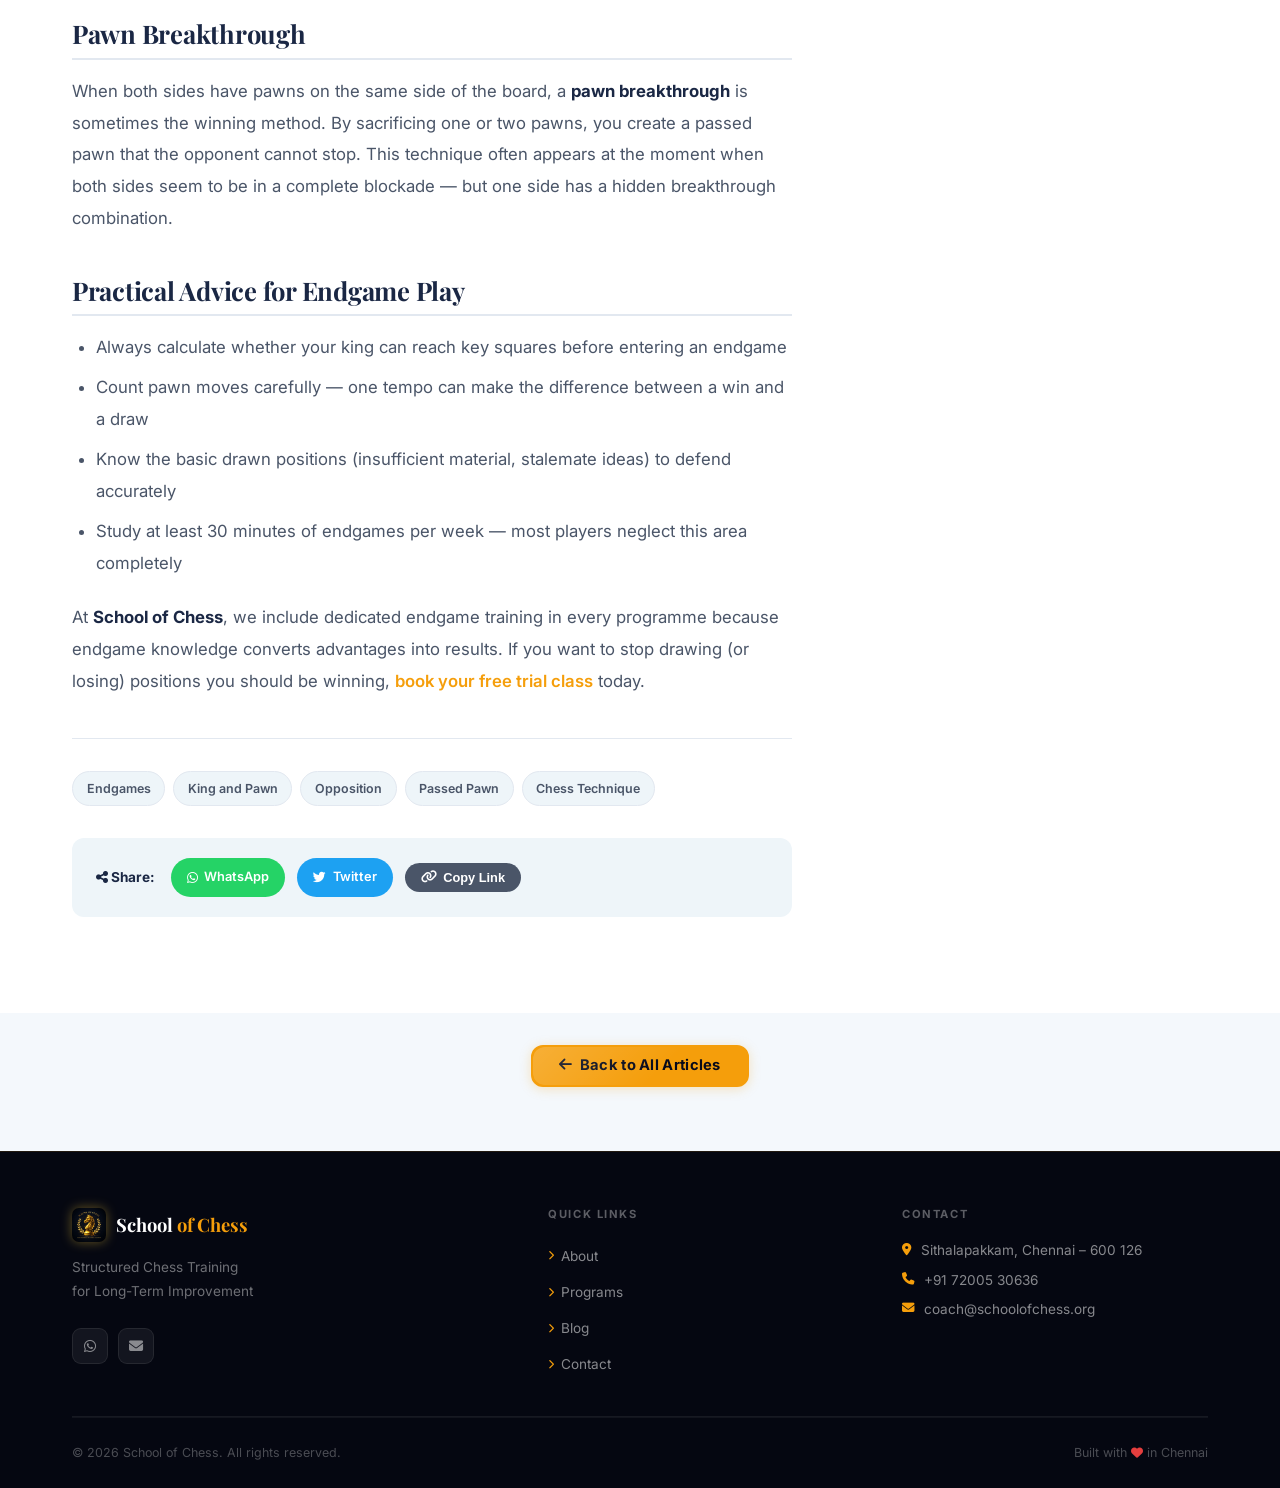
<file: blog/king-pawn-endgames.html>
<!DOCTYPE html>
<html lang="en">
<head>
    <meta charset="UTF-8">
    <meta name="viewport" content="width=device-width, initial-scale=1.0">
    <title>King and Pawn Endgames: Master the Opposition | School of Chess</title>
    <meta name="description" content="Learn the concept of opposition and essential king and pawn endgame techniques. Expert guidance from FIDE National Instructor T. Muthukumar at School of Chess, Chennai.">
    <meta name="keywords" content="king pawn endgame, chess endgame techniques, opposition chess, passed pawn endgame, chess coaching Chennai, endgame tips">
    <meta name="author" content="T. Muthukumar – School of Chess">
    <meta property="og:title" content="King and Pawn Endgames: Master the Opposition | School of Chess">
    <meta property="og:description" content="Learn the concept of opposition and essential king and pawn endgame techniques. Expert guidance from FIDE National Instructor T. Muthukumar at School of Chess, Chennai.">
    <meta property="og:url" content="https://www.schoolofchess.org/blog/king-pawn-endgames.html">
    <meta property="og:type" content="article">
    <meta property="og:image" content="https://www.schoolofchess.org/images/og-card.png">
    <link rel="canonical" href="https://www.schoolofchess.org/blog/king-pawn-endgames.html">
    <script async src="https://www.googletagmanager.com/gtag/js?id=G-H3VFSQHK1L"></script>
    <script>window.dataLayer=window.dataLayer||[];function gtag(){dataLayer.push(arguments);}gtag('js',new Date());gtag('config','G-H3VFSQHK1L');</script>
    <link rel="icon" type="image/png" sizes="32x32" href="../images/favicon-32.png">
    <link rel="preconnect" href="https://fonts.googleapis.com">
    <link rel="preconnect" href="https://fonts.gstatic.com" crossorigin>
    <link href="https://fonts.googleapis.com/css2?family=Inter:wght@300;400;500;600;700;800&family=Playfair+Display:wght@400;600;700;800&display=swap" rel="stylesheet">
    <link rel="stylesheet" href="https://cdnjs.cloudflare.com/ajax/libs/font-awesome/6.5.0/css/all.min.css">
    <link rel="stylesheet" href="../css/style.css?v=35">
    <link rel="stylesheet" href="../css/blog.css?v=35">
    <script type="application/ld+json">{"@context":"https://schema.org","@type":"Article","headline":"King and Pawn Endgames: Master the Opposition","author":{"@type":"Person","name":"T. Muthukumar","jobTitle":"FIDE National Instructor"},"publisher":{"@type":"Organization","name":"School of Chess","url":"https://www.schoolofchess.org"},"datePublished":"2026-04-20","url":"https://www.schoolofchess.org/blog/king-pawn-endgames.html"}</script>
</head>
<body>
<header id="navbar">
    <nav class="container nav-inner">
        <a href="../index.html" class="logo">
            <img src="../images/SCHOOL OF CHESS.png" alt="School of Chess Logo" class="logo-img">
            <span class="logo-text">School <span>of Chess</span></span>
        </a>
        <ul class="nav-links" id="navLinks">
            <li><a href="../index.html#about">About</a></li>
            <li><a href="../index.html#programs">Programs</a></li>
            <li><a href="../index.html#achievements">Achievements</a></li>
            <li><a href="../index.html#reviews">Reviews</a></li>
            <li><a href="../blog.html" class="active">Blog</a></li>
            <li><a href="../analysis.html">Analysis</a></li>
            <li><a href="../index.html#contact">Contact</a></li>
            <li><a href="https://wa.me/917200530636?text=Hi%2C%20I%20want%20to%20know%20more%20about%20School%20of%20Chess" class="btn btn-primary btn-nav" target="_blank" rel="noopener"><i class="fab fa-whatsapp"></i> Free Trial</a></li>
        </ul>
        <button class="hamburger" id="hamburger" aria-label="Menu"><span></span><span></span><span></span></button>
    </nav>
</header>

<section class="post-hero cat-endgame">
    <div class="container">
        <nav class="post-breadcrumb" aria-label="Breadcrumb">
            <a href="../index.html">Home</a>
            <i class="fas fa-chevron-right"></i>
            <a href="../blog.html">Blog</a>
            <i class="fas fa-chevron-right"></i>
            <span>Endgames</span>
        </nav>
        <div class="post-hero-inner">
            <div class="post-category-pill"><i class="fas fa-flag-checkered"></i> Endgames</div>
            <h1 class="post-title">King and Pawn Endgames: Master the Opposition</h1>
            <div class="post-meta-bar">
                <span class="post-meta-item"><i class="fas fa-user"></i> T. Muthukumar</span>
                <span class="post-meta-item"><i class="fas fa-calendar"></i> Apr 20, 2026</span>
                <span class="post-meta-item"><i class="fas fa-clock"></i> 7 min read</span>
                <span class="post-meta-item"><i class="fas fa-chess-knight"></i> FIDE National Instructor</span>
            </div>
        </div>
    </div>
    <div class="post-img-strip cat-endgame"><span class="strip-piece">♚</span></div>
</section>

<div class="container">
    <div class="post-layout">
        <article class="post-content">
            <div class="post-body">
                <p>The endgame is where games are ultimately decided. You can play a brilliant opening and a strong middlegame, but if you do not know how to convert advantages in the endgame, those advantages will slip away. Among all endgames, <strong>king and pawn endgames are the most fundamental</strong> — and the most frequently misplayed at club level.</p>

                <p>In this article, I will teach you the core concepts that every chess player must master: the opposition, the rule of the square, and key pawn promotion techniques.</p>

                <h2>The King Is a Powerful Piece in the Endgame</h2>
                <p>In the opening and middlegame, we keep the king safe. But in the endgame, with fewer pieces on the board, the king becomes a powerful fighting piece. One of the biggest mistakes club players make is keeping their king passive in the endgame. <strong>Activate your king as soon as the endgame begins.</strong></p>

                <blockquote>
                    "In the endgame, the king is a strong piece — use it actively."
                    <cite>— Reuben Fine</cite>
                </blockquote>

                <h2>Understanding the Opposition</h2>
                <p>Opposition is one of the most important concepts in king and pawn endgames. Two kings are said to be in <strong>opposition</strong> when they face each other with exactly one square between them — and it is the other player's turn to move.</p>
                <p>The player whose turn it is to move is said to be <strong>"in opposition"</strong> and is at a disadvantage, because they must move their king and give ground. The player who forces the opponent into this situation has the <em>opposition</em>.</p>

                <div class="post-tip">
                    <span class="post-tip-icon"><i class="fas fa-lightbulb"></i></span>
                    <div class="post-tip-text">
                        <strong>Key Rule</strong>
                        To win a king and pawn endgame, the attacking king must gain the opposition and escort the pawn to promotion. The defending king must take the opposition to draw.
                    </div>
                </div>

                <h2>The Square of the Pawn (Rule of the Square)</h2>
                <p>When there are no other pieces on the board except a lone pawn and both kings, you can determine whether the defending king can catch the pawn using a simple geometric rule called the <strong>Square of the Pawn</strong>:</p>
                <ol>
                    <li>Draw an imaginary square from the pawn to the promotion square</li>
                    <li>If the defending king can step into that square on its move, it can catch the pawn and draw</li>
                    <li>If the defending king cannot reach the square, the pawn will promote</li>
                </ol>
                <p>This rule allows you to calculate instantly — without counting moves — whether a king can catch a passed pawn. It is one of the most time-saving tools in endgame play.</p>

                <h2>Key Positions Every Player Must Know</h2>

                <h3>1. King in Front of Pawn — Winning</h3>
                <p>When your king is directly in front of your pawn and you have the opposition, you can force the pawn through to promotion in most cases. The technique is to use your king to push the opposing king aside.</p>

                <h3>2. Rook Pawn (a or h) — Special Case</h3>
                <p>Rook pawns (on the a or h file) are often drawn even when the attacking side has the opposition. This is because the defending king can reach the corner and the attacking king cannot force it away without stalemating it. <strong>Avoid converting advantages into rook pawn endgames whenever possible.</strong></p>

                <h3>3. The Lucena and Philidor Positions</h3>
                <p>While technically rook endgames, these foundational positions illustrate how important precise king placement is. The Philidor position is a drawing technique; the Lucena position is the winning method. Every serious player should know both by heart.</p>

                <div class="post-tip">
                    <span class="post-tip-icon"><i class="fas fa-chess"></i></span>
                    <div class="post-tip-text">
                        <strong>Training Exercise</strong>
                        Set up a king and pawn endgame where both kings are far from the pawn. Practice taking the opposition and escorting the pawn to promotion. Do this with pawns on different files (centre, flank, rook file) to understand the differences.
                    </div>
                </div>

                <h2>Pawn Breakthrough</h2>
                <p>When both sides have pawns on the same side of the board, a <strong>pawn breakthrough</strong> is sometimes the winning method. By sacrificing one or two pawns, you create a passed pawn that the opponent cannot stop. This technique often appears at the moment when both sides seem to be in a complete blockade — but one side has a hidden breakthrough combination.</p>

                <h2>Practical Advice for Endgame Play</h2>
                <ul>
                    <li>Always calculate whether your king can reach key squares before entering an endgame</li>
                    <li>Count pawn moves carefully — one tempo can make the difference between a win and a draw</li>
                    <li>Know the basic drawn positions (insufficient material, stalemate ideas) to defend accurately</li>
                    <li>Study at least 30 minutes of endgames per week — most players neglect this area completely</li>
                </ul>

                <p>At <strong>School of Chess</strong>, we include dedicated endgame training in every programme because endgame knowledge converts advantages into results. If you want to stop drawing (or losing) positions you should be winning, <a href="../index.html#contact" style="color:var(--gold);font-weight:600;">book your free trial class</a> today.</p>

                <div class="post-tags">
                    <span class="post-tag">Endgames</span>
                    <span class="post-tag">King and Pawn</span>
                    <span class="post-tag">Opposition</span>
                    <span class="post-tag">Passed Pawn</span>
                    <span class="post-tag">Chess Technique</span>
                </div>

                <div class="post-share">
                    <span class="post-share-label"><i class="fas fa-share-alt"></i> Share:</span>
                    <a class="share-btn whatsapp" href="https://wa.me/?text=Great%20chess%20article%3A%20https%3A%2F%2Fwww.schoolofchess.org%2Fblog%2Fking-pawn-endgames.html" target="_blank" rel="noopener"><i class="fab fa-whatsapp"></i> WhatsApp</a>
                    <a class="share-btn twitter" href="https://twitter.com/intent/tweet?text=King%20and%20Pawn%20Endgames%3A%20Master%20the%20Opposition&url=https%3A%2F%2Fwww.schoolofchess.org%2Fblog%2Fking-pawn-endgames.html" target="_blank" rel="noopener"><i class="fab fa-twitter"></i> Twitter</a>
                    <button class="share-btn copy" onclick="copyLink()" id="copyBtn"><i class="fas fa-link"></i> Copy Link</button>
                </div>
            </div>
        </article>

        <aside class="post-sidebar">
            <div class="sidebar-widget">
                <h3 class="sidebar-widget-title"><i class="fas fa-user-circle"></i> About the Author</h3>
                <div class="sidebar-author">
                    <div class="sidebar-author-avatar">♚</div>
                    <p class="sidebar-author-name">T. Muthukumar</p>
                    <p class="sidebar-author-role">FIDE National Instructor</p>
                    <p class="sidebar-author-bio">10+ years of coaching experience. FIDE Standard 1917 · Rapid 1862 · Blitz 1990. Specialises in structured, long-term chess development for students of all ages.</p>
                </div>
            </div>
            <div class="sidebar-widget">
                <h3 class="sidebar-widget-title"><i class="fas fa-tags"></i> Categories</h3>
                <ul class="category-list">
                    <li><a href="../blog.html"><i class="fas fa-brain"></i> Calculation Training</a><span class="cat-count">1</span></li>
                    <li><a href="../blog.html"><i class="fas fa-chess-board"></i> Chess Strategy</a><span class="cat-count">1</span></li>
                    <li><a href="../blog.html"><i class="fas fa-play-circle"></i> Opening Principles</a><span class="cat-count">1</span></li>
                    <li><a href="../blog.html"><i class="fas fa-flag-checkered"></i> Endgames</a><span class="cat-count">1</span></li>
                    <li><a href="../blog.html"><i class="fas fa-heart-pulse"></i> Tournament Psychology</a><span class="cat-count">1</span></li>
                    <li><a href="../blog.html"><i class="fas fa-star"></i> Student Improvement</a><span class="cat-count">1</span></li>
                </ul>
            </div>
            <div class="sidebar-widget">
                <h3 class="sidebar-widget-title"><i class="fas fa-newspaper"></i> Related Articles</h3>
                <a class="related-post-item" href="strategic-pawn-structures.html">
                    <div class="related-post-thumb cat-strategy">♟</div>
                    <div class="related-post-info"><p class="related-post-cat">Chess Strategy</p><p class="related-post-title">The Art of Strategic Pawn Structures in Chess</p></div>
                </a>
                <a class="related-post-item" href="chess-calculation-techniques.html">
                    <div class="related-post-thumb cat-calculation">♞</div>
                    <div class="related-post-info"><p class="related-post-cat">Calculation Training</p><p class="related-post-title">5 Calculation Techniques to Sharpen Your Chess Thinking</p></div>
                </a>
                <a class="related-post-item" href="opening-principles.html">
                    <div class="related-post-thumb cat-opening">♗</div>
                    <div class="related-post-info"><p class="related-post-cat">Opening Principles</p><p class="related-post-title">Why Your First 10 Moves Define the Game</p></div>
                </a>
            </div>
            <div class="sidebar-widget sidebar-cta">
                <h3 class="sidebar-widget-title"><i class="fas fa-chess-knight"></i> Ready to Improve?</h3>
                <p class="sidebar-cta-heading">Book Your Free Trial</p>
                <p class="sidebar-cta-desc">Get personalised coaching from a FIDE National Instructor. First class is completely free.</p>
                <a href="https://wa.me/917200530636?text=Hi%2C%20I%20want%20to%20book%20a%20free%20trial%20chess%20class" class="btn btn-whatsapp" target="_blank" rel="noopener" style="width:100%;justify-content:center;"><i class="fab fa-whatsapp"></i> Chat on WhatsApp</a>
            </div>
        </aside>
    </div>
</div>

<div style="text-align:center;padding:2rem 0 4rem;background:var(--light-2);">
    <a href="../blog.html" class="btn btn-primary"><i class="fas fa-arrow-left"></i> Back to All Articles</a>
</div>

<footer class="footer"><div class="container"><div class="footer-grid"><div class="footer-brand"><a href="../index.html" class="footer-logo"><img src="../images/SCHOOL OF CHESS.png" alt="School of Chess" class="logo-img"><span class="logo-text">School <span>of Chess</span></span></a><p class="footer-tagline">Structured Chess Training<br>for Long-Term Improvement</p><div class="footer-social"><a href="https://wa.me/917200530636" target="_blank" rel="noopener" aria-label="WhatsApp"><i class="fab fa-whatsapp"></i></a><a href="mailto:coach@schoolofchess.org" aria-label="Email"><i class="fas fa-envelope"></i></a></div></div><div class="footer-col"><h4>Quick Links</h4><ul><li><a href="../index.html#about"><i class="fas fa-chevron-right"></i> About</a></li><li><a href="../index.html#programs"><i class="fas fa-chevron-right"></i> Programs</a></li><li><a href="../blog.html"><i class="fas fa-chevron-right"></i> Blog</a></li><li><a href="../index.html#contact"><i class="fas fa-chevron-right"></i> Contact</a></li></ul></div><div class="footer-col"><h4>Contact</h4><ul class="footer-contact-list"><li><i class="fas fa-map-marker-alt"></i> Sithalapakkam, Chennai – 600 126</li><li><i class="fas fa-phone"></i> <a href="tel:+917200530636">+91 72005 30636</a></li><li><i class="fas fa-envelope"></i> <a href="mailto:coach@schoolofchess.org">coach@schoolofchess.org</a></li></ul></div></div><div class="footer-bottom"><p>&copy; 2026 School of Chess. All rights reserved.</p><p>Built with <i class="fas fa-heart" style="color:#e53e3e;font-size:0.75rem;"></i> in Chennai</p></div></div></footer>
<a href="https://wa.me/917200530636" class="whatsapp-float" target="_blank" rel="noopener" aria-label="WhatsApp"><i class="fab fa-whatsapp"></i></a>
<script src="../js/main.js"></script>
<script>function copyLink(){navigator.clipboard.writeText(window.location.href).then(function(){var b=document.getElementById('copyBtn');b.innerHTML='<i class="fas fa-check"></i> Copied!';b.style.background='#16a34a';setTimeout(function(){b.innerHTML='<i class="fas fa-link"></i> Copy Link';b.style.background='';},2000);});}</script>
</body>
</html>
</file>
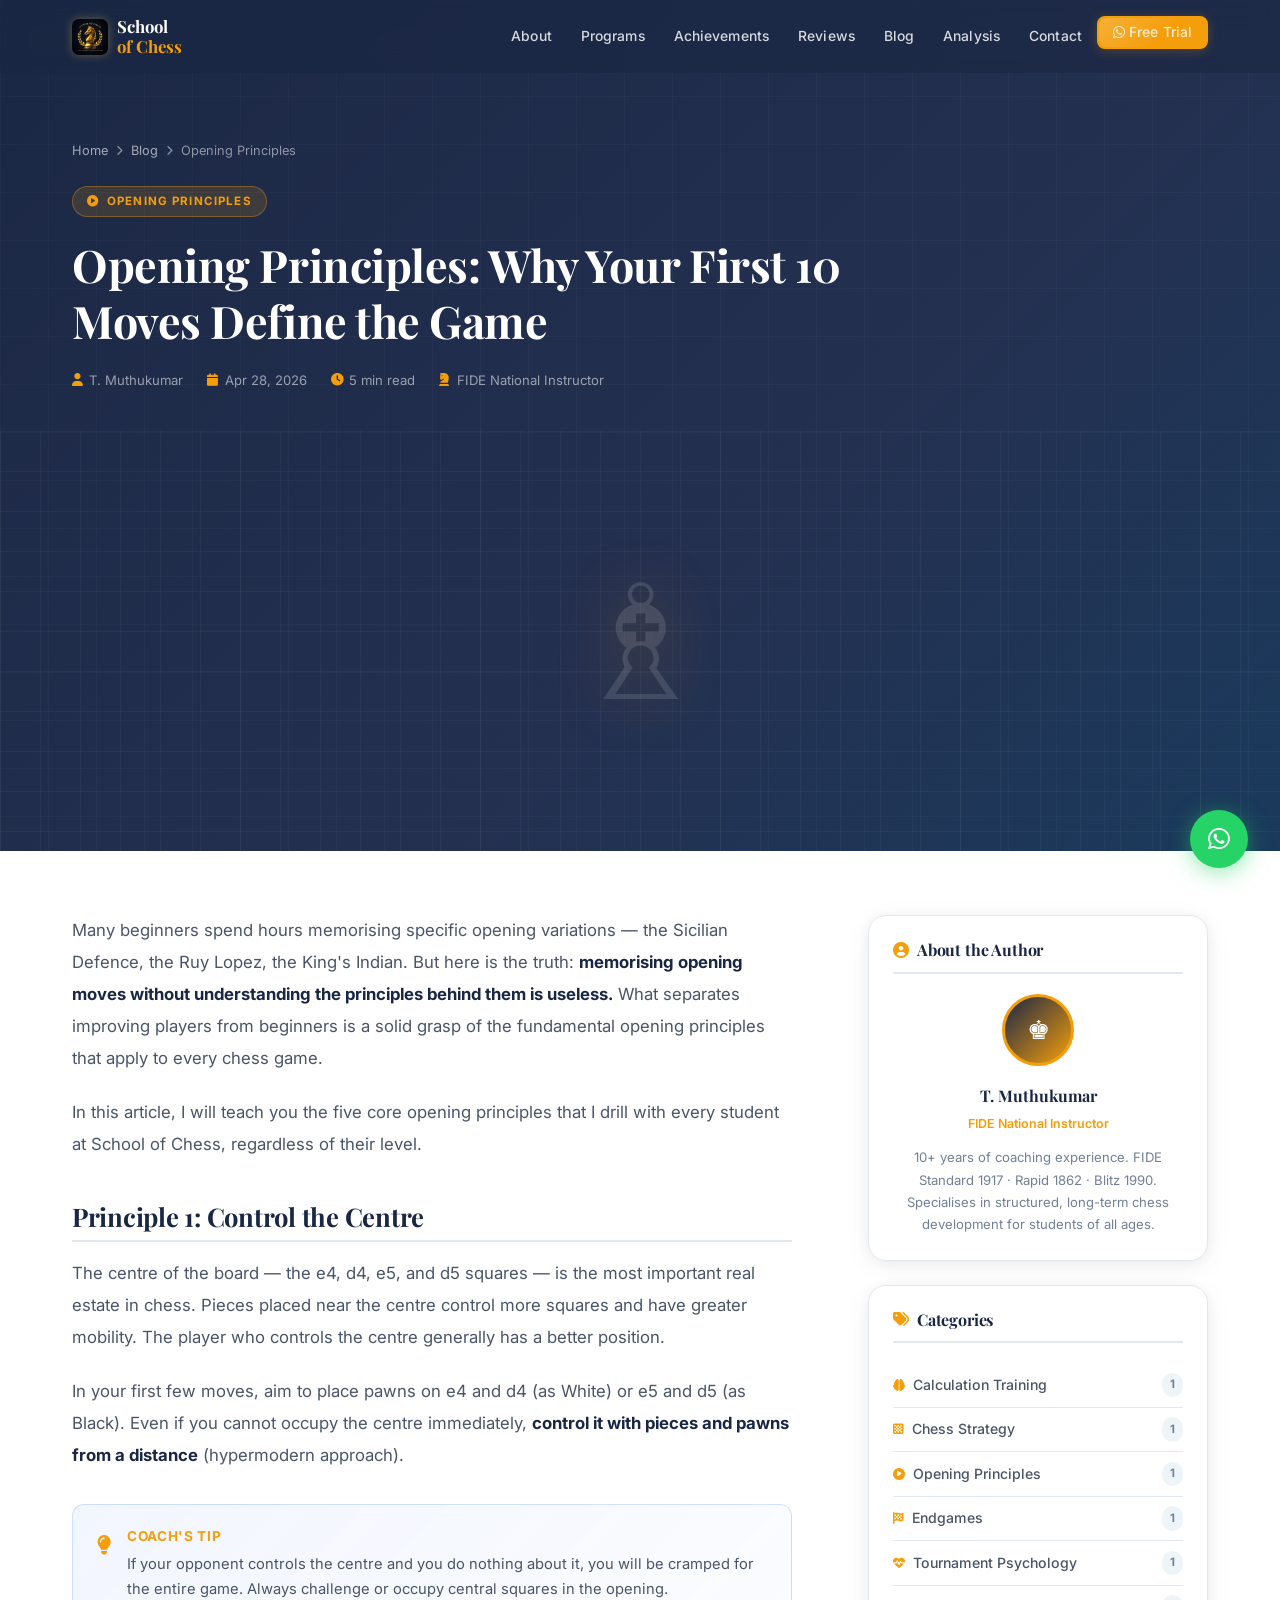
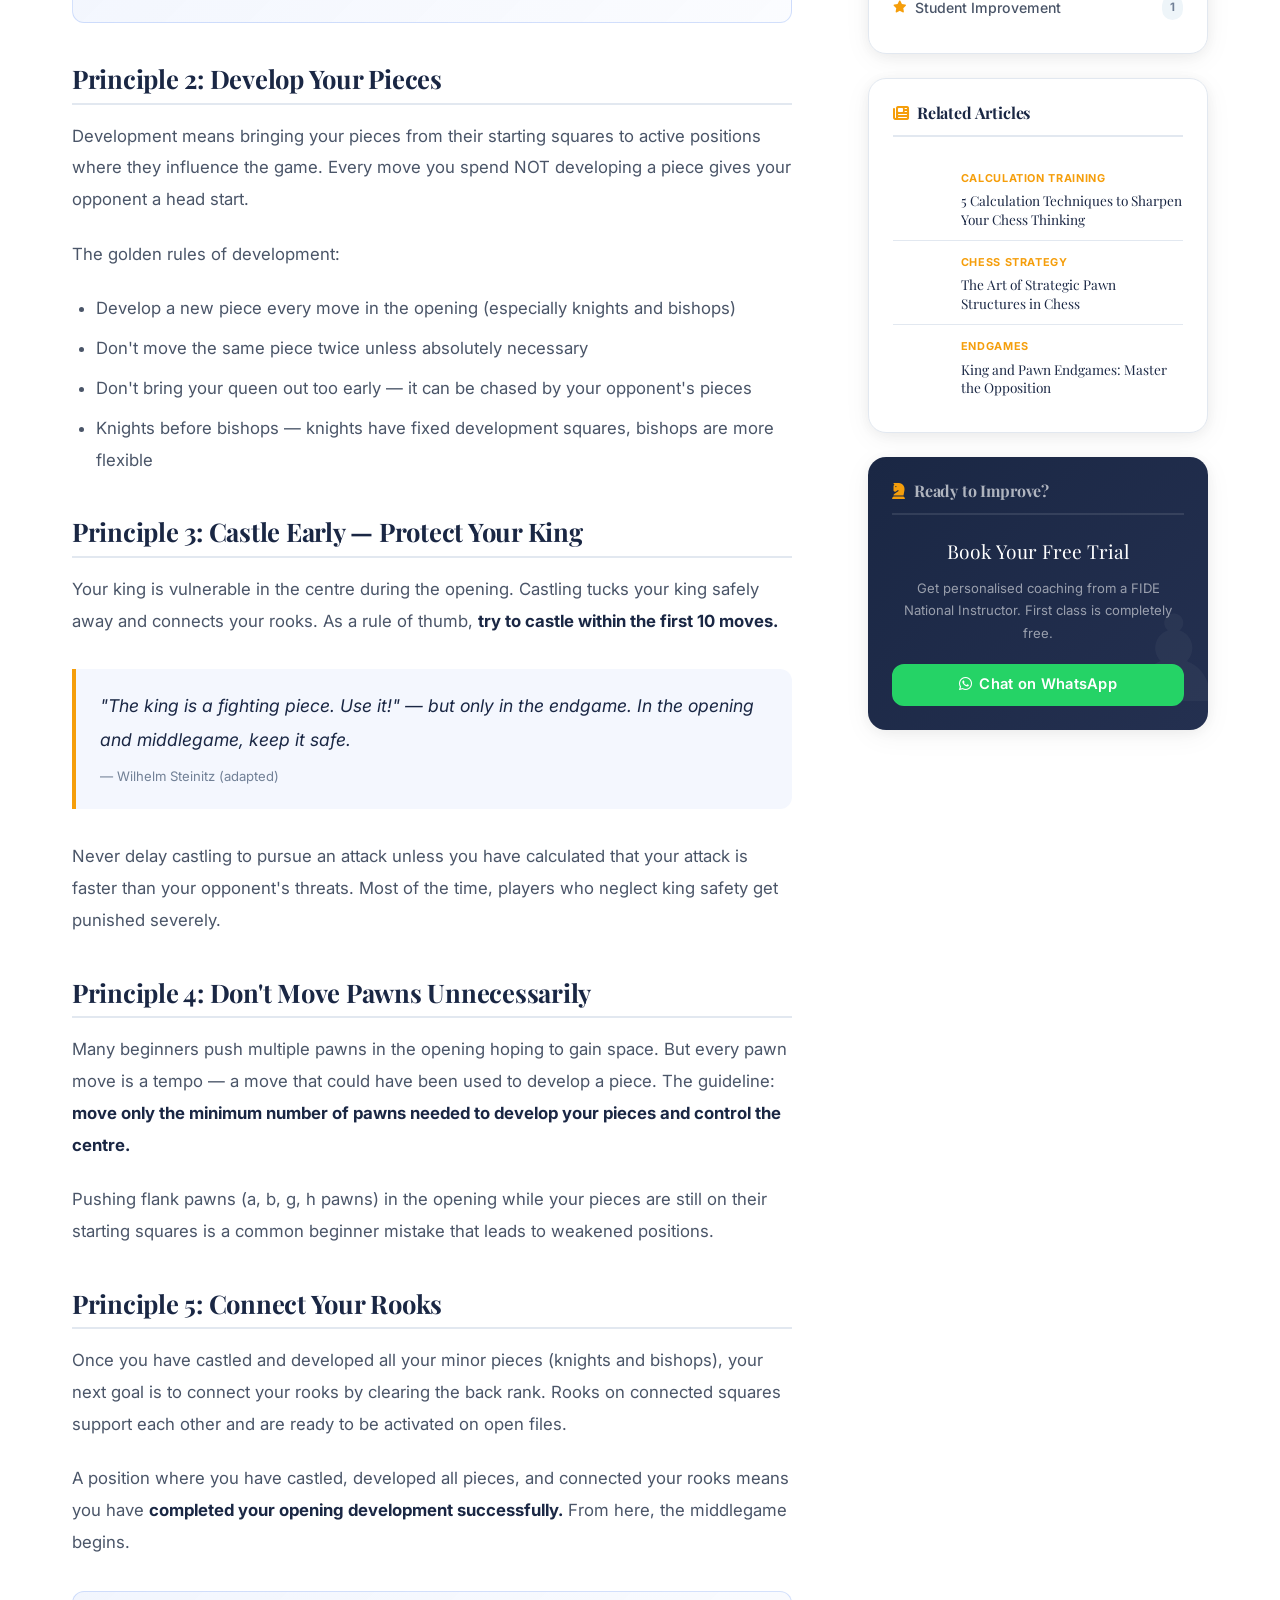
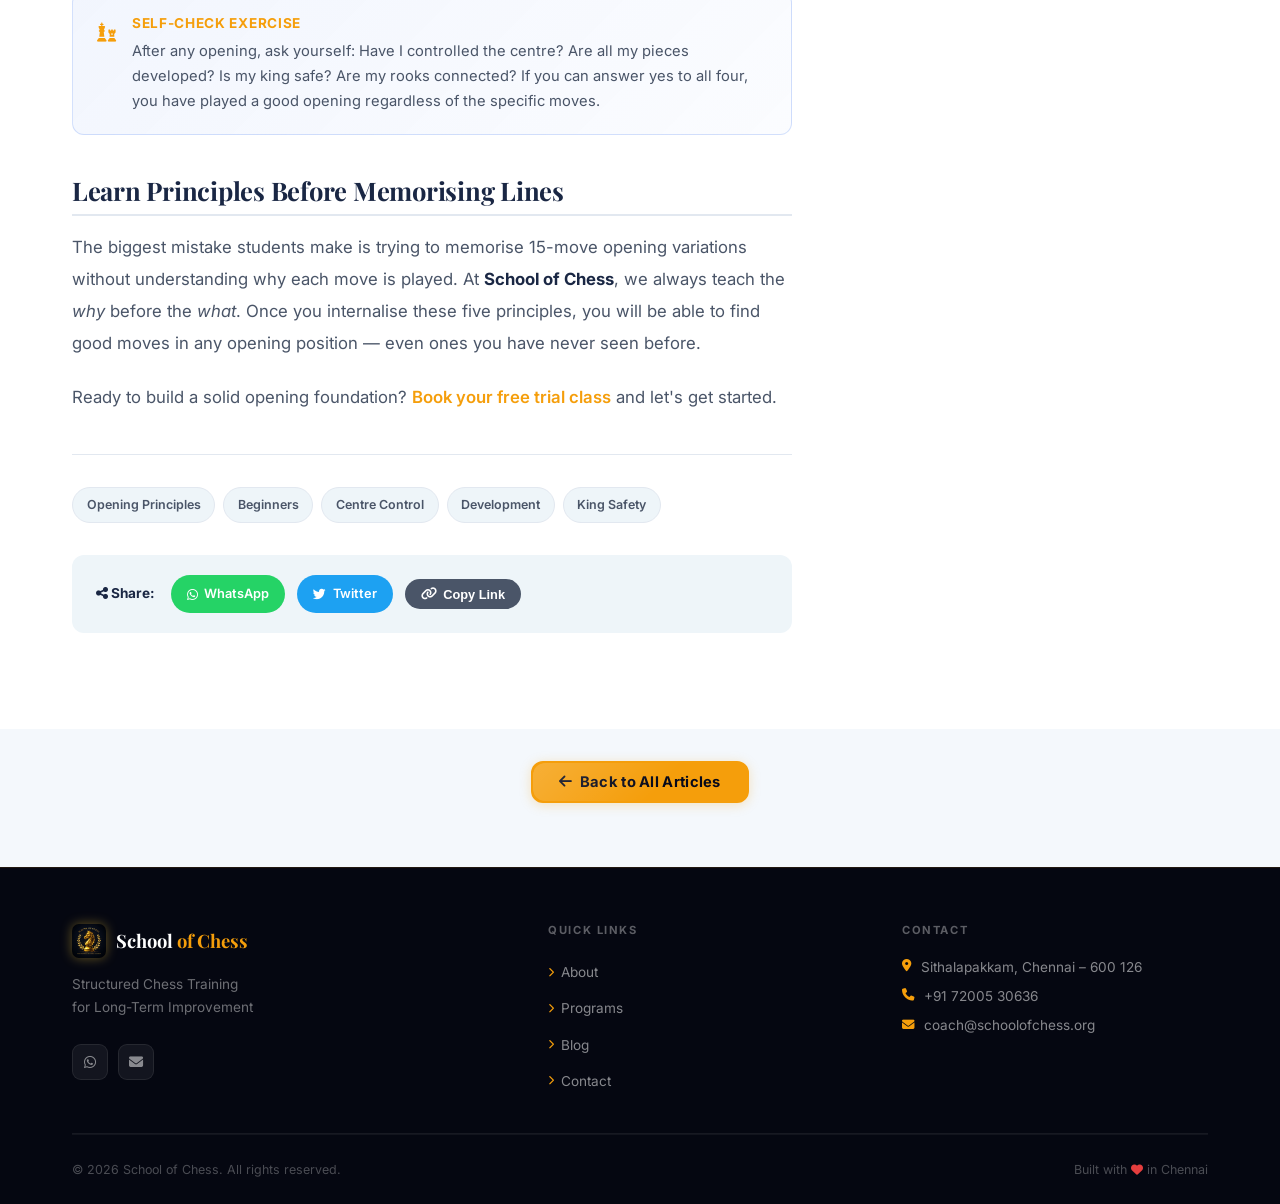
<file: blog/opening-principles.html>
<!DOCTYPE html>
<html lang="en">
<head>
    <meta charset="UTF-8">
    <meta name="viewport" content="width=device-width, initial-scale=1.0">
    <title>Opening Principles: Why Your First 10 Moves Define the Game | School of Chess</title>
    <meta name="description" content="Master the fundamental chess opening principles that every strong player follows. Learn from FIDE National Instructor T. Muthukumar at School of Chess, Chennai.">
    <meta name="keywords" content="chess opening principles, chess openings for beginners, centre control chess, chess development, chess coaching Chennai">
    <meta name="author" content="T. Muthukumar – School of Chess">
    <meta property="og:title" content="Opening Principles: Why Your First 10 Moves Define the Game | School of Chess">
    <meta property="og:description" content="Master the fundamental chess opening principles that every strong player follows. Learn from FIDE National Instructor T. Muthukumar at School of Chess, Chennai.">
    <meta property="og:url" content="https://www.schoolofchess.org/blog/opening-principles.html">
    <meta property="og:type" content="article">
    <meta property="og:image" content="https://www.schoolofchess.org/images/og-card.png">
    <link rel="canonical" href="https://www.schoolofchess.org/blog/opening-principles.html">
    <script async src="https://www.googletagmanager.com/gtag/js?id=G-H3VFSQHK1L"></script>
    <script>window.dataLayer=window.dataLayer||[];function gtag(){dataLayer.push(arguments);}gtag('js',new Date());gtag('config','G-H3VFSQHK1L');</script>
    <link rel="icon" type="image/png" sizes="32x32" href="../images/favicon-32.png">
    <link rel="preconnect" href="https://fonts.googleapis.com">
    <link rel="preconnect" href="https://fonts.gstatic.com" crossorigin>
    <link href="https://fonts.googleapis.com/css2?family=Inter:wght@300;400;500;600;700;800&family=Playfair+Display:wght@400;600;700;800&display=swap" rel="stylesheet">
    <link rel="stylesheet" href="https://cdnjs.cloudflare.com/ajax/libs/font-awesome/6.5.0/css/all.min.css">
    <link rel="stylesheet" href="../css/style.css?v=35">
    <link rel="stylesheet" href="../css/blog.css?v=35">
    <script type="application/ld+json">{"@context":"https://schema.org","@type":"Article","headline":"Opening Principles: Why Your First 10 Moves Define the Game","author":{"@type":"Person","name":"T. Muthukumar","jobTitle":"FIDE National Instructor"},"publisher":{"@type":"Organization","name":"School of Chess","url":"https://www.schoolofchess.org"},"datePublished":"2026-04-28","url":"https://www.schoolofchess.org/blog/opening-principles.html"}</script>
</head>
<body>
<header id="navbar">
    <nav class="container nav-inner">
        <a href="../index.html" class="logo">
            <img src="../images/SCHOOL OF CHESS.png" alt="School of Chess Logo" class="logo-img">
            <span class="logo-text">School <span>of Chess</span></span>
        </a>
        <ul class="nav-links" id="navLinks">
            <li><a href="../index.html#about">About</a></li>
            <li><a href="../index.html#programs">Programs</a></li>
            <li><a href="../index.html#achievements">Achievements</a></li>
            <li><a href="../index.html#reviews">Reviews</a></li>
            <li><a href="../blog.html" class="active">Blog</a></li>
            <li><a href="../analysis.html">Analysis</a></li>
            <li><a href="../index.html#contact">Contact</a></li>
            <li><a href="https://wa.me/917200530636?text=Hi%2C%20I%20want%20to%20know%20more%20about%20School%20of%20Chess" class="btn btn-primary btn-nav" target="_blank" rel="noopener"><i class="fab fa-whatsapp"></i> Free Trial</a></li>
        </ul>
        <button class="hamburger" id="hamburger" aria-label="Menu"><span></span><span></span><span></span></button>
    </nav>
</header>

<section class="post-hero cat-opening">
    <div class="container">
        <nav class="post-breadcrumb" aria-label="Breadcrumb">
            <a href="../index.html">Home</a>
            <i class="fas fa-chevron-right"></i>
            <a href="../blog.html">Blog</a>
            <i class="fas fa-chevron-right"></i>
            <span>Opening Principles</span>
        </nav>
        <div class="post-hero-inner">
            <div class="post-category-pill"><i class="fas fa-play-circle"></i> Opening Principles</div>
            <h1 class="post-title">Opening Principles: Why Your First 10 Moves Define the Game</h1>
            <div class="post-meta-bar">
                <span class="post-meta-item"><i class="fas fa-user"></i> T. Muthukumar</span>
                <span class="post-meta-item"><i class="fas fa-calendar"></i> Apr 28, 2026</span>
                <span class="post-meta-item"><i class="fas fa-clock"></i> 5 min read</span>
                <span class="post-meta-item"><i class="fas fa-chess-knight"></i> FIDE National Instructor</span>
            </div>
        </div>
    </div>
    <div class="post-img-strip cat-opening"><span class="strip-piece">♗</span></div>
</section>

<div class="container">
    <div class="post-layout">
        <article class="post-content">
            <div class="post-body">
                <p>Many beginners spend hours memorising specific opening variations — the Sicilian Defence, the Ruy Lopez, the King's Indian. But here is the truth: <strong>memorising opening moves without understanding the principles behind them is useless.</strong> What separates improving players from beginners is a solid grasp of the fundamental opening principles that apply to every chess game.</p>

                <p>In this article, I will teach you the five core opening principles that I drill with every student at School of Chess, regardless of their level.</p>

                <h2>Principle 1: Control the Centre</h2>
                <p>The centre of the board — the e4, d4, e5, and d5 squares — is the most important real estate in chess. Pieces placed near the centre control more squares and have greater mobility. The player who controls the centre generally has a better position.</p>
                <p>In your first few moves, aim to place pawns on e4 and d4 (as White) or e5 and d5 (as Black). Even if you cannot occupy the centre immediately, <strong>control it with pieces and pawns from a distance</strong> (hypermodern approach).</p>

                <div class="post-tip">
                    <span class="post-tip-icon"><i class="fas fa-lightbulb"></i></span>
                    <div class="post-tip-text">
                        <strong>Coach's Tip</strong>
                        If your opponent controls the centre and you do nothing about it, you will be cramped for the entire game. Always challenge or occupy central squares in the opening.
                    </div>
                </div>

                <h2>Principle 2: Develop Your Pieces</h2>
                <p>Development means bringing your pieces from their starting squares to active positions where they influence the game. Every move you spend NOT developing a piece gives your opponent a head start.</p>
                <p>The golden rules of development:</p>
                <ul>
                    <li>Develop a new piece every move in the opening (especially knights and bishops)</li>
                    <li>Don't move the same piece twice unless absolutely necessary</li>
                    <li>Don't bring your queen out too early — it can be chased by your opponent's pieces</li>
                    <li>Knights before bishops — knights have fixed development squares, bishops are more flexible</li>
                </ul>

                <h2>Principle 3: Castle Early — Protect Your King</h2>
                <p>Your king is vulnerable in the centre during the opening. Castling tucks your king safely away and connects your rooks. As a rule of thumb, <strong>try to castle within the first 10 moves.</strong></p>

                <blockquote>
                    "The king is a fighting piece. Use it!" — but only in the endgame. In the opening and middlegame, keep it safe.
                    <cite>— Wilhelm Steinitz (adapted)</cite>
                </blockquote>

                <p>Never delay castling to pursue an attack unless you have calculated that your attack is faster than your opponent's threats. Most of the time, players who neglect king safety get punished severely.</p>

                <h2>Principle 4: Don't Move Pawns Unnecessarily</h2>
                <p>Many beginners push multiple pawns in the opening hoping to gain space. But every pawn move is a tempo — a move that could have been used to develop a piece. The guideline: <strong>move only the minimum number of pawns needed to develop your pieces and control the centre.</strong></p>
                <p>Pushing flank pawns (a, b, g, h pawns) in the opening while your pieces are still on their starting squares is a common beginner mistake that leads to weakened positions.</p>

                <h2>Principle 5: Connect Your Rooks</h2>
                <p>Once you have castled and developed all your minor pieces (knights and bishops), your next goal is to connect your rooks by clearing the back rank. Rooks on connected squares support each other and are ready to be activated on open files.</p>
                <p>A position where you have castled, developed all pieces, and connected your rooks means you have <strong>completed your opening development successfully.</strong> From here, the middlegame begins.</p>

                <div class="post-tip">
                    <span class="post-tip-icon"><i class="fas fa-chess"></i></span>
                    <div class="post-tip-text">
                        <strong>Self-Check Exercise</strong>
                        After any opening, ask yourself: Have I controlled the centre? Are all my pieces developed? Is my king safe? Are my rooks connected? If you can answer yes to all four, you have played a good opening regardless of the specific moves.
                    </div>
                </div>

                <h2>Learn Principles Before Memorising Lines</h2>
                <p>The biggest mistake students make is trying to memorise 15-move opening variations without understanding why each move is played. At <strong>School of Chess</strong>, we always teach the <em>why</em> before the <em>what</em>. Once you internalise these five principles, you will be able to find good moves in any opening position — even ones you have never seen before.</p>

                <p>Ready to build a solid opening foundation? <a href="../index.html#contact" style="color:var(--gold);font-weight:600;">Book your free trial class</a> and let's get started.</p>

                <div class="post-tags">
                    <span class="post-tag">Opening Principles</span>
                    <span class="post-tag">Beginners</span>
                    <span class="post-tag">Centre Control</span>
                    <span class="post-tag">Development</span>
                    <span class="post-tag">King Safety</span>
                </div>

                <div class="post-share">
                    <span class="post-share-label"><i class="fas fa-share-alt"></i> Share:</span>
                    <a class="share-btn whatsapp" href="https://wa.me/?text=Great%20chess%20article%3A%20https%3A%2F%2Fwww.schoolofchess.org%2Fblog%2Fopening-principles.html" target="_blank" rel="noopener"><i class="fab fa-whatsapp"></i> WhatsApp</a>
                    <a class="share-btn twitter" href="https://twitter.com/intent/tweet?text=Opening%20Principles%3A%20Why%20Your%20First%2010%20Moves%20Define%20the%20Game&url=https%3A%2F%2Fwww.schoolofchess.org%2Fblog%2Fopening-principles.html" target="_blank" rel="noopener"><i class="fab fa-twitter"></i> Twitter</a>
                    <button class="share-btn copy" onclick="copyLink()" id="copyBtn"><i class="fas fa-link"></i> Copy Link</button>
                </div>
            </div>
        </article>

        <aside class="post-sidebar">
            <div class="sidebar-widget">
                <h3 class="sidebar-widget-title"><i class="fas fa-user-circle"></i> About the Author</h3>
                <div class="sidebar-author">
                    <div class="sidebar-author-avatar">♚</div>
                    <p class="sidebar-author-name">T. Muthukumar</p>
                    <p class="sidebar-author-role">FIDE National Instructor</p>
                    <p class="sidebar-author-bio">10+ years of coaching experience. FIDE Standard 1917 · Rapid 1862 · Blitz 1990. Specialises in structured, long-term chess development for students of all ages.</p>
                </div>
            </div>
            <div class="sidebar-widget">
                <h3 class="sidebar-widget-title"><i class="fas fa-tags"></i> Categories</h3>
                <ul class="category-list">
                    <li><a href="../blog.html"><i class="fas fa-brain"></i> Calculation Training</a><span class="cat-count">1</span></li>
                    <li><a href="../blog.html"><i class="fas fa-chess-board"></i> Chess Strategy</a><span class="cat-count">1</span></li>
                    <li><a href="../blog.html"><i class="fas fa-play-circle"></i> Opening Principles</a><span class="cat-count">1</span></li>
                    <li><a href="../blog.html"><i class="fas fa-flag-checkered"></i> Endgames</a><span class="cat-count">1</span></li>
                    <li><a href="../blog.html"><i class="fas fa-heart-pulse"></i> Tournament Psychology</a><span class="cat-count">1</span></li>
                    <li><a href="../blog.html"><i class="fas fa-star"></i> Student Improvement</a><span class="cat-count">1</span></li>
                </ul>
            </div>
            <div class="sidebar-widget">
                <h3 class="sidebar-widget-title"><i class="fas fa-newspaper"></i> Related Articles</h3>
                <a class="related-post-item" href="chess-calculation-techniques.html">
                    <div class="related-post-thumb cat-calculation">♞</div>
                    <div class="related-post-info"><p class="related-post-cat">Calculation Training</p><p class="related-post-title">5 Calculation Techniques to Sharpen Your Chess Thinking</p></div>
                </a>
                <a class="related-post-item" href="strategic-pawn-structures.html">
                    <div class="related-post-thumb cat-strategy">♟</div>
                    <div class="related-post-info"><p class="related-post-cat">Chess Strategy</p><p class="related-post-title">The Art of Strategic Pawn Structures in Chess</p></div>
                </a>
                <a class="related-post-item" href="king-pawn-endgames.html">
                    <div class="related-post-thumb cat-endgame">♚</div>
                    <div class="related-post-info"><p class="related-post-cat">Endgames</p><p class="related-post-title">King and Pawn Endgames: Master the Opposition</p></div>
                </a>
            </div>
            <div class="sidebar-widget sidebar-cta">
                <h3 class="sidebar-widget-title"><i class="fas fa-chess-knight"></i> Ready to Improve?</h3>
                <p class="sidebar-cta-heading">Book Your Free Trial</p>
                <p class="sidebar-cta-desc">Get personalised coaching from a FIDE National Instructor. First class is completely free.</p>
                <a href="https://wa.me/917200530636?text=Hi%2C%20I%20want%20to%20book%20a%20free%20trial%20chess%20class" class="btn btn-whatsapp" target="_blank" rel="noopener" style="width:100%;justify-content:center;"><i class="fab fa-whatsapp"></i> Chat on WhatsApp</a>
            </div>
        </aside>
    </div>
</div>

<div style="text-align:center;padding:2rem 0 4rem;background:var(--light-2);">
    <a href="../blog.html" class="btn btn-primary"><i class="fas fa-arrow-left"></i> Back to All Articles</a>
</div>

<footer class="footer"><div class="container"><div class="footer-grid"><div class="footer-brand"><a href="../index.html" class="footer-logo"><img src="../images/SCHOOL OF CHESS.png" alt="School of Chess" class="logo-img"><span class="logo-text">School <span>of Chess</span></span></a><p class="footer-tagline">Structured Chess Training<br>for Long-Term Improvement</p><div class="footer-social"><a href="https://wa.me/917200530636" target="_blank" rel="noopener" aria-label="WhatsApp"><i class="fab fa-whatsapp"></i></a><a href="mailto:coach@schoolofchess.org" aria-label="Email"><i class="fas fa-envelope"></i></a></div></div><div class="footer-col"><h4>Quick Links</h4><ul><li><a href="../index.html#about"><i class="fas fa-chevron-right"></i> About</a></li><li><a href="../index.html#programs"><i class="fas fa-chevron-right"></i> Programs</a></li><li><a href="../blog.html"><i class="fas fa-chevron-right"></i> Blog</a></li><li><a href="../index.html#contact"><i class="fas fa-chevron-right"></i> Contact</a></li></ul></div><div class="footer-col"><h4>Contact</h4><ul class="footer-contact-list"><li><i class="fas fa-map-marker-alt"></i> Sithalapakkam, Chennai – 600 126</li><li><i class="fas fa-phone"></i> <a href="tel:+917200530636">+91 72005 30636</a></li><li><i class="fas fa-envelope"></i> <a href="mailto:coach@schoolofchess.org">coach@schoolofchess.org</a></li></ul></div></div><div class="footer-bottom"><p>&copy; 2026 School of Chess. All rights reserved.</p><p>Built with <i class="fas fa-heart" style="color:#e53e3e;font-size:0.75rem;"></i> in Chennai</p></div></div></footer>
<a href="https://wa.me/917200530636" class="whatsapp-float" target="_blank" rel="noopener" aria-label="WhatsApp"><i class="fab fa-whatsapp"></i></a>
<script src="../js/main.js"></script>
<script>function copyLink(){navigator.clipboard.writeText(window.location.href).then(function(){var b=document.getElementById('copyBtn');b.innerHTML='<i class="fas fa-check"></i> Copied!';b.style.background='#16a34a';setTimeout(function(){b.innerHTML='<i class="fas fa-link"></i> Copy Link';b.style.background='';},2000);});}</script>
</body>
</html>
</file>
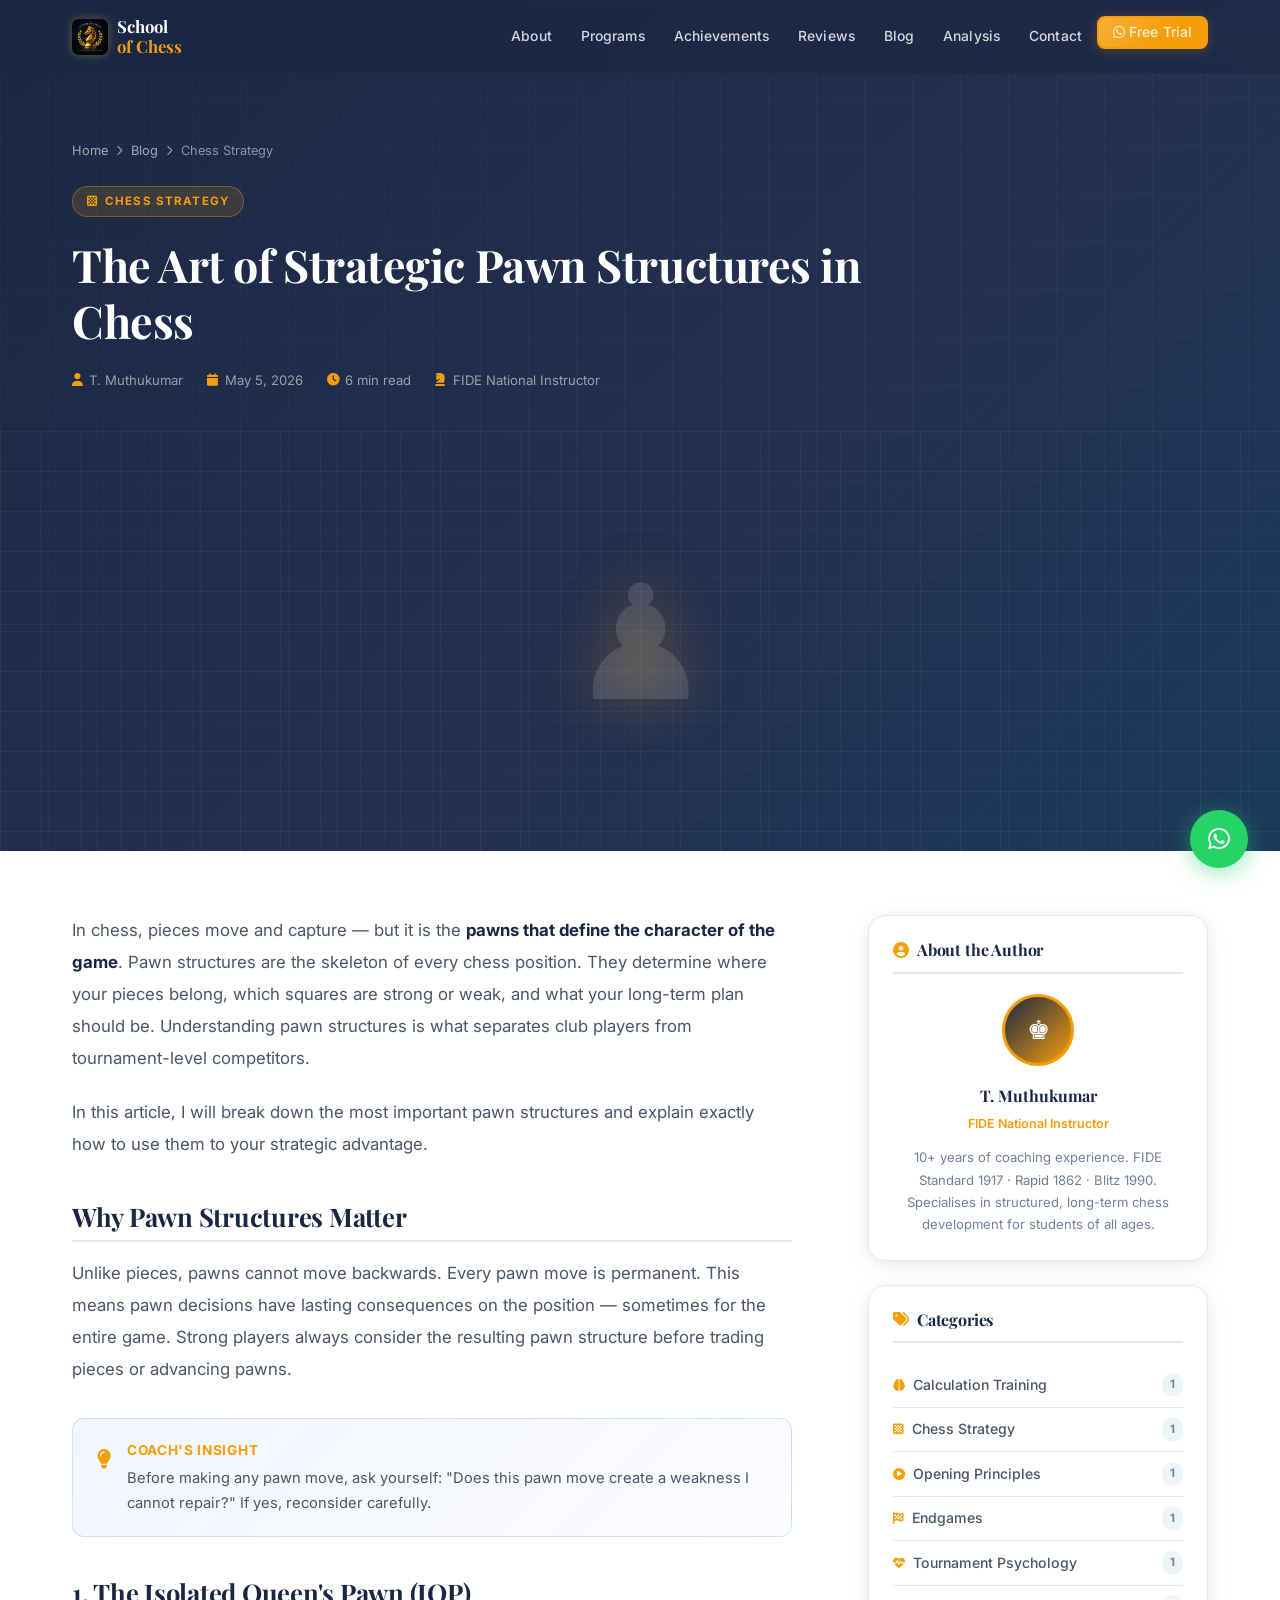
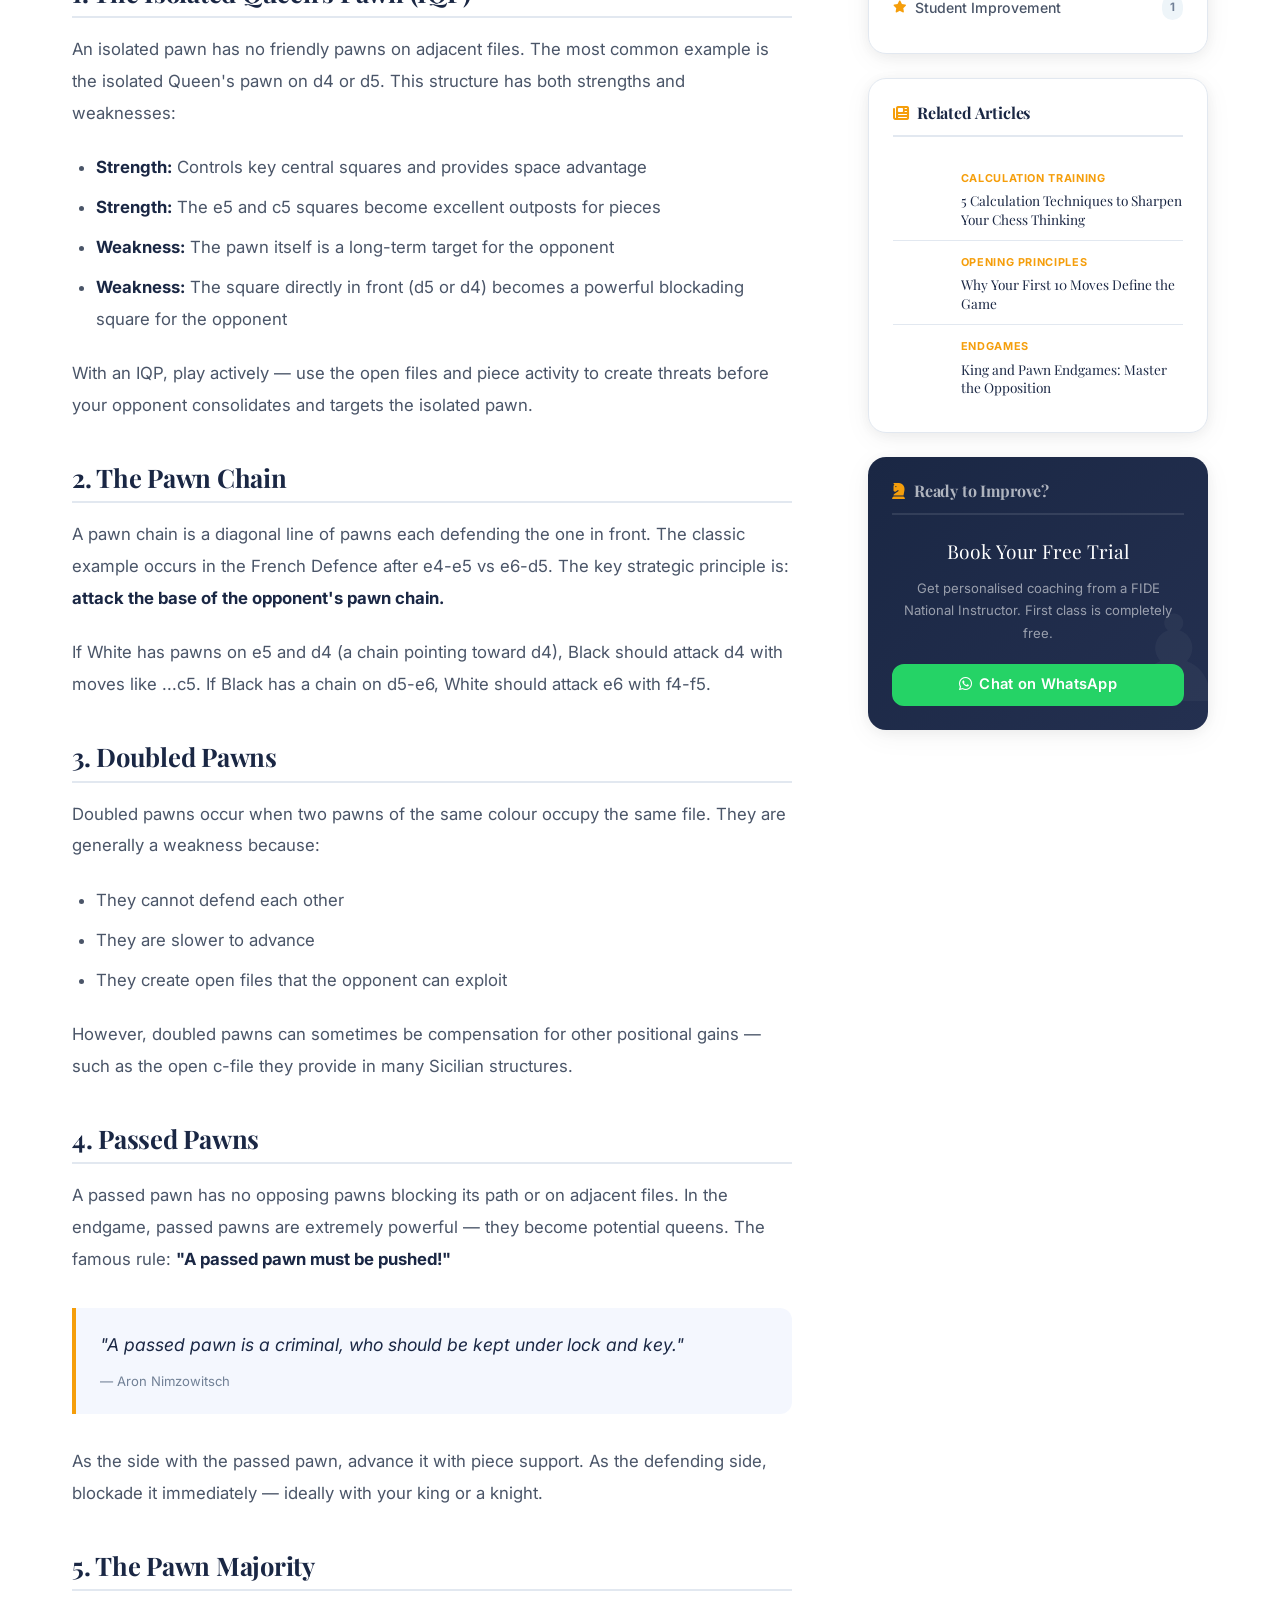
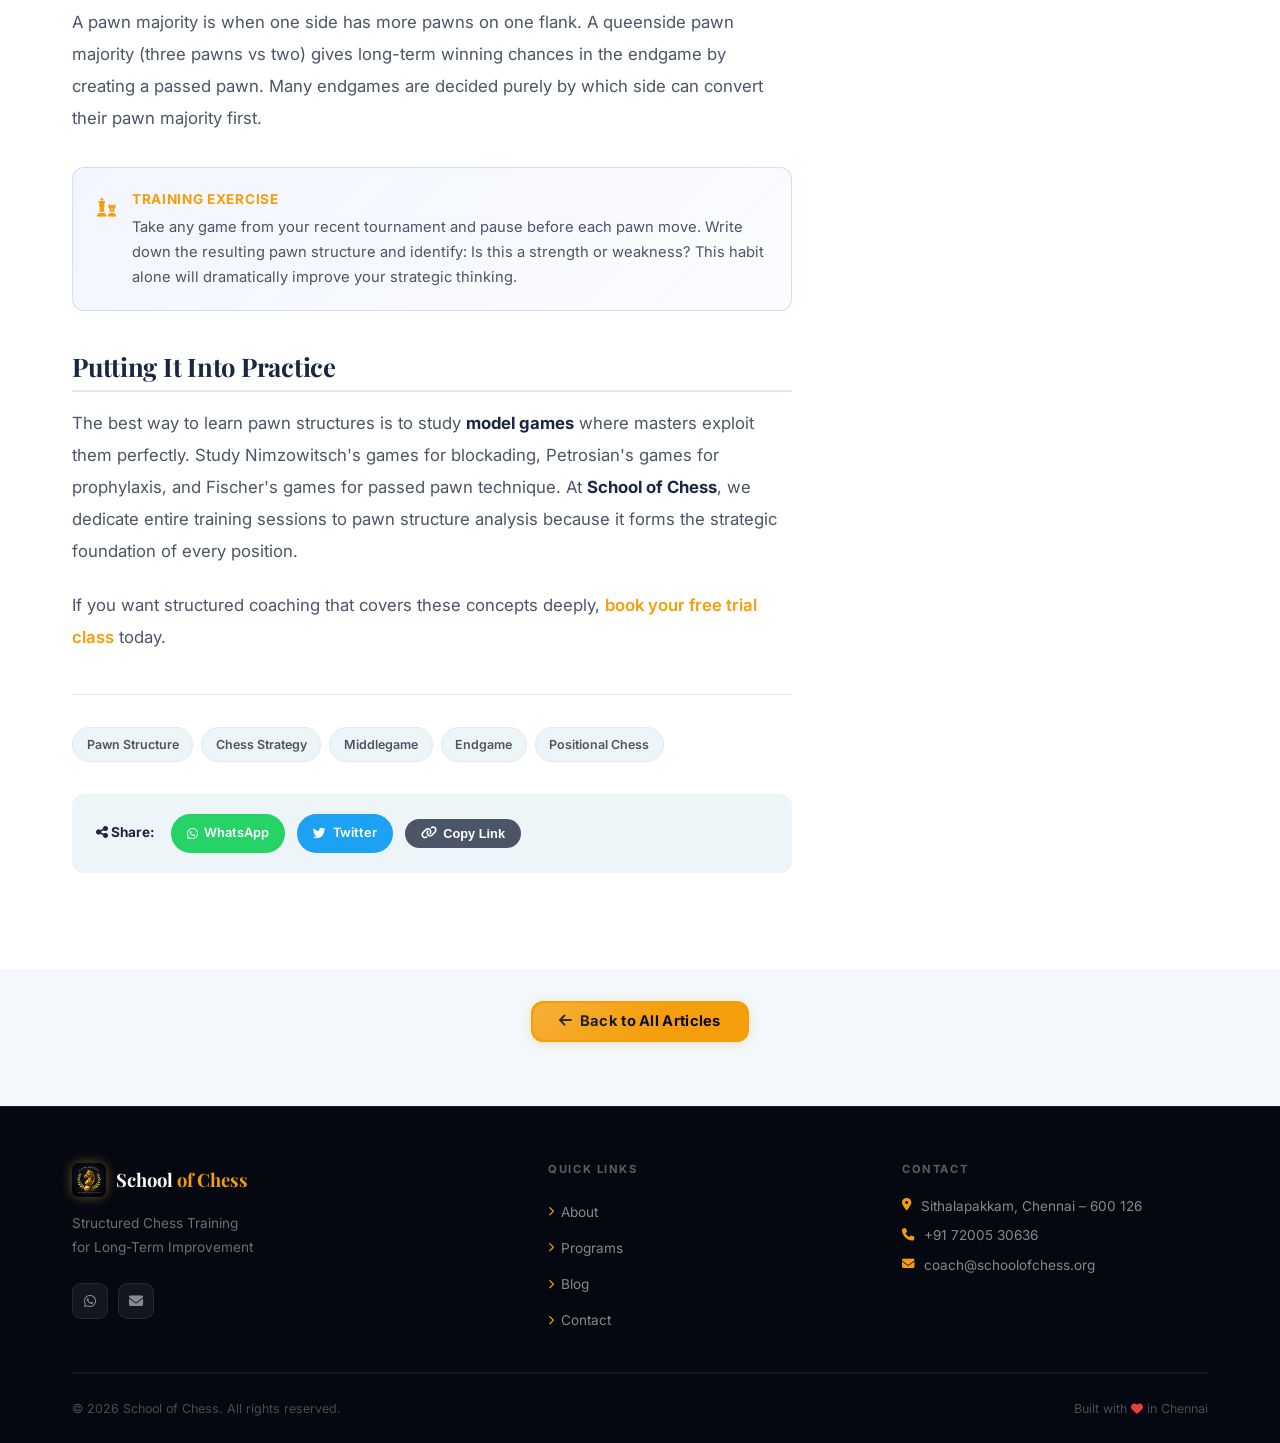
<file: blog/strategic-pawn-structures.html>
<!DOCTYPE html>
<html lang="en">
<head>
    <meta charset="UTF-8">
    <meta name="viewport" content="width=device-width, initial-scale=1.0">
    <title>The Art of Strategic Pawn Structures in Chess | School of Chess</title>
    <meta name="description" content="Learn how pawn structures define your middlegame strategy. Expert guidance from FIDE National Instructor T. Muthukumar at School of Chess, Chennai.">
    <meta name="keywords" content="chess pawn structures, chess strategy, isolated pawn, doubled pawns, pawn chain, chess middlegame, chess coaching Chennai">
    <meta name="author" content="T. Muthukumar – School of Chess">
    <meta property="og:title" content="The Art of Strategic Pawn Structures in Chess | School of Chess">
    <meta property="og:description" content="Learn how pawn structures define your middlegame strategy. Expert guidance from FIDE National Instructor T. Muthukumar.">
    <meta property="og:url" content="https://www.schoolofchess.org/blog/strategic-pawn-structures.html">
    <meta property="og:type" content="article">
    <meta property="og:image" content="https://www.schoolofchess.org/images/og-card.png">
    <link rel="canonical" href="https://www.schoolofchess.org/blog/strategic-pawn-structures.html">
    <script async src="https://www.googletagmanager.com/gtag/js?id=G-H3VFSQHK1L"></script>
    <script>window.dataLayer=window.dataLayer||[];function gtag(){dataLayer.push(arguments);}gtag('js',new Date());gtag('config','G-H3VFSQHK1L');</script>
    <link rel="icon" type="image/png" sizes="32x32" href="../images/favicon-32.png">
    <link rel="preconnect" href="https://fonts.googleapis.com">
    <link rel="preconnect" href="https://fonts.gstatic.com" crossorigin>
    <link href="https://fonts.googleapis.com/css2?family=Inter:wght@300;400;500;600;700;800&family=Playfair+Display:wght@400;600;700;800&display=swap" rel="stylesheet">
    <link rel="stylesheet" href="https://cdnjs.cloudflare.com/ajax/libs/font-awesome/6.5.0/css/all.min.css">
    <link rel="stylesheet" href="../css/style.css?v=35">
    <link rel="stylesheet" href="../css/blog.css?v=35">
    <script type="application/ld+json">{"@context":"https://schema.org","@type":"Article","headline":"The Art of Strategic Pawn Structures in Chess","author":{"@type":"Person","name":"T. Muthukumar","jobTitle":"FIDE National Instructor"},"publisher":{"@type":"Organization","name":"School of Chess","url":"https://www.schoolofchess.org"},"datePublished":"2026-05-05","url":"https://www.schoolofchess.org/blog/strategic-pawn-structures.html"}</script>
</head>
<body>
<header id="navbar">
    <nav class="container nav-inner">
        <a href="../index.html" class="logo">
            <img src="../images/SCHOOL OF CHESS.png" alt="School of Chess Logo" class="logo-img">
            <span class="logo-text">School <span>of Chess</span></span>
        </a>
        <ul class="nav-links" id="navLinks">
            <li><a href="../index.html#about">About</a></li>
            <li><a href="../index.html#programs">Programs</a></li>
            <li><a href="../index.html#achievements">Achievements</a></li>
            <li><a href="../index.html#reviews">Reviews</a></li>
            <li><a href="../blog.html" class="active">Blog</a></li>
            <li><a href="../analysis.html">Analysis</a></li>
            <li><a href="../index.html#contact">Contact</a></li>
            <li><a href="https://wa.me/917200530636?text=Hi%2C%20I%20want%20to%20know%20more%20about%20School%20of%20Chess" class="btn btn-primary btn-nav" target="_blank" rel="noopener"><i class="fab fa-whatsapp"></i> Free Trial</a></li>
        </ul>
        <button class="hamburger" id="hamburger" aria-label="Menu"><span></span><span></span><span></span></button>
    </nav>
</header>

<section class="post-hero cat-strategy">
    <div class="container">
        <nav class="post-breadcrumb" aria-label="Breadcrumb">
            <a href="../index.html">Home</a>
            <i class="fas fa-chevron-right"></i>
            <a href="../blog.html">Blog</a>
            <i class="fas fa-chevron-right"></i>
            <span>Chess Strategy</span>
        </nav>
        <div class="post-hero-inner">
            <div class="post-category-pill"><i class="fas fa-chess-board"></i> Chess Strategy</div>
            <h1 class="post-title">The Art of Strategic Pawn Structures in Chess</h1>
            <div class="post-meta-bar">
                <span class="post-meta-item"><i class="fas fa-user"></i> T. Muthukumar</span>
                <span class="post-meta-item"><i class="fas fa-calendar"></i> May 5, 2026</span>
                <span class="post-meta-item"><i class="fas fa-clock"></i> 6 min read</span>
                <span class="post-meta-item"><i class="fas fa-chess-knight"></i> FIDE National Instructor</span>
            </div>
        </div>
    </div>
    <div class="post-img-strip cat-strategy"><span class="strip-piece">♟</span></div>
</section>

<div class="container">
    <div class="post-layout">
        <article class="post-content">
            <div class="post-body">
                <p>In chess, pieces move and capture — but it is the <strong>pawns that define the character of the game</strong>. Pawn structures are the skeleton of every chess position. They determine where your pieces belong, which squares are strong or weak, and what your long-term plan should be. Understanding pawn structures is what separates club players from tournament-level competitors.</p>

                <p>In this article, I will break down the most important pawn structures and explain exactly how to use them to your strategic advantage.</p>

                <h2>Why Pawn Structures Matter</h2>
                <p>Unlike pieces, pawns cannot move backwards. Every pawn move is permanent. This means pawn decisions have lasting consequences on the position — sometimes for the entire game. Strong players always consider the resulting pawn structure before trading pieces or advancing pawns.</p>

                <div class="post-tip">
                    <span class="post-tip-icon"><i class="fas fa-lightbulb"></i></span>
                    <div class="post-tip-text">
                        <strong>Coach's Insight</strong>
                        Before making any pawn move, ask yourself: "Does this pawn move create a weakness I cannot repair?" If yes, reconsider carefully.
                    </div>
                </div>

                <h2>1. The Isolated Queen's Pawn (IQP)</h2>
                <p>An isolated pawn has no friendly pawns on adjacent files. The most common example is the isolated Queen's pawn on d4 or d5. This structure has both strengths and weaknesses:</p>
                <ul>
                    <li><strong>Strength:</strong> Controls key central squares and provides space advantage</li>
                    <li><strong>Strength:</strong> The e5 and c5 squares become excellent outposts for pieces</li>
                    <li><strong>Weakness:</strong> The pawn itself is a long-term target for the opponent</li>
                    <li><strong>Weakness:</strong> The square directly in front (d5 or d4) becomes a powerful blockading square for the opponent</li>
                </ul>
                <p>With an IQP, play actively — use the open files and piece activity to create threats before your opponent consolidates and targets the isolated pawn.</p>

                <h2>2. The Pawn Chain</h2>
                <p>A pawn chain is a diagonal line of pawns each defending the one in front. The classic example occurs in the French Defence after e4-e5 vs e6-d5. The key strategic principle is: <strong>attack the base of the opponent's pawn chain.</strong></p>
                <p>If White has pawns on e5 and d4 (a chain pointing toward d4), Black should attack d4 with moves like ...c5. If Black has a chain on d5-e6, White should attack e6 with f4-f5.</p>

                <h2>3. Doubled Pawns</h2>
                <p>Doubled pawns occur when two pawns of the same colour occupy the same file. They are generally a weakness because:</p>
                <ul>
                    <li>They cannot defend each other</li>
                    <li>They are slower to advance</li>
                    <li>They create open files that the opponent can exploit</li>
                </ul>
                <p>However, doubled pawns can sometimes be compensation for other positional gains — such as the open c-file they provide in many Sicilian structures.</p>

                <h2>4. Passed Pawns</h2>
                <p>A passed pawn has no opposing pawns blocking its path or on adjacent files. In the endgame, passed pawns are extremely powerful — they become potential queens. The famous rule: <strong>"A passed pawn must be pushed!"</strong></p>

                <blockquote>
                    "A passed pawn is a criminal, who should be kept under lock and key."
                    <cite>— Aron Nimzowitsch</cite>
                </blockquote>

                <p>As the side with the passed pawn, advance it with piece support. As the defending side, blockade it immediately — ideally with your king or a knight.</p>

                <h2>5. The Pawn Majority</h2>
                <p>A pawn majority is when one side has more pawns on one flank. A queenside pawn majority (three pawns vs two) gives long-term winning chances in the endgame by creating a passed pawn. Many endgames are decided purely by which side can convert their pawn majority first.</p>

                <div class="post-tip">
                    <span class="post-tip-icon"><i class="fas fa-chess"></i></span>
                    <div class="post-tip-text">
                        <strong>Training Exercise</strong>
                        Take any game from your recent tournament and pause before each pawn move. Write down the resulting pawn structure and identify: Is this a strength or weakness? This habit alone will dramatically improve your strategic thinking.
                    </div>
                </div>

                <h2>Putting It Into Practice</h2>
                <p>The best way to learn pawn structures is to study <strong>model games</strong> where masters exploit them perfectly. Study Nimzowitsch's games for blockading, Petrosian's games for prophylaxis, and Fischer's games for passed pawn technique. At <strong>School of Chess</strong>, we dedicate entire training sessions to pawn structure analysis because it forms the strategic foundation of every position.</p>

                <p>If you want structured coaching that covers these concepts deeply, <a href="../index.html#contact" style="color:var(--gold);font-weight:600;">book your free trial class</a> today.</p>

                <div class="post-tags">
                    <span class="post-tag">Pawn Structure</span>
                    <span class="post-tag">Chess Strategy</span>
                    <span class="post-tag">Middlegame</span>
                    <span class="post-tag">Endgame</span>
                    <span class="post-tag">Positional Chess</span>
                </div>

                <div class="post-share">
                    <span class="post-share-label"><i class="fas fa-share-alt"></i> Share:</span>
                    <a class="share-btn whatsapp" href="https://wa.me/?text=Great%20chess%20article%3A%20https%3A%2F%2Fwww.schoolofchess.org%2Fblog%2Fstrategic-pawn-structures.html" target="_blank" rel="noopener"><i class="fab fa-whatsapp"></i> WhatsApp</a>
                    <a class="share-btn twitter" href="https://twitter.com/intent/tweet?text=The%20Art%20of%20Strategic%20Pawn%20Structures%20in%20Chess&url=https%3A%2F%2Fwww.schoolofchess.org%2Fblog%2Fstrategic-pawn-structures.html" target="_blank" rel="noopener"><i class="fab fa-twitter"></i> Twitter</a>
                    <button class="share-btn copy" onclick="copyLink()" id="copyBtn"><i class="fas fa-link"></i> Copy Link</button>
                </div>
            </div>
        </article>

        <aside class="post-sidebar">
            <div class="sidebar-widget">
                <h3 class="sidebar-widget-title"><i class="fas fa-user-circle"></i> About the Author</h3>
                <div class="sidebar-author">
                    <div class="sidebar-author-avatar">♚</div>
                    <p class="sidebar-author-name">T. Muthukumar</p>
                    <p class="sidebar-author-role">FIDE National Instructor</p>
                    <p class="sidebar-author-bio">10+ years of coaching experience. FIDE Standard 1917 · Rapid 1862 · Blitz 1990. Specialises in structured, long-term chess development for students of all ages.</p>
                </div>
            </div>
            <div class="sidebar-widget">
                <h3 class="sidebar-widget-title"><i class="fas fa-tags"></i> Categories</h3>
                <ul class="category-list">
                    <li><a href="../blog.html"><i class="fas fa-brain"></i> Calculation Training</a><span class="cat-count">1</span></li>
                    <li><a href="../blog.html"><i class="fas fa-chess-board"></i> Chess Strategy</a><span class="cat-count">1</span></li>
                    <li><a href="../blog.html"><i class="fas fa-play-circle"></i> Opening Principles</a><span class="cat-count">1</span></li>
                    <li><a href="../blog.html"><i class="fas fa-flag-checkered"></i> Endgames</a><span class="cat-count">1</span></li>
                    <li><a href="../blog.html"><i class="fas fa-heart-pulse"></i> Tournament Psychology</a><span class="cat-count">1</span></li>
                    <li><a href="../blog.html"><i class="fas fa-star"></i> Student Improvement</a><span class="cat-count">1</span></li>
                </ul>
            </div>
            <div class="sidebar-widget">
                <h3 class="sidebar-widget-title"><i class="fas fa-newspaper"></i> Related Articles</h3>
                <a class="related-post-item" href="chess-calculation-techniques.html">
                    <div class="related-post-thumb cat-calculation">♞</div>
                    <div class="related-post-info"><p class="related-post-cat">Calculation Training</p><p class="related-post-title">5 Calculation Techniques to Sharpen Your Chess Thinking</p></div>
                </a>
                <a class="related-post-item" href="opening-principles.html">
                    <div class="related-post-thumb cat-opening">♗</div>
                    <div class="related-post-info"><p class="related-post-cat">Opening Principles</p><p class="related-post-title">Why Your First 10 Moves Define the Game</p></div>
                </a>
                <a class="related-post-item" href="king-pawn-endgames.html">
                    <div class="related-post-thumb cat-endgame">♚</div>
                    <div class="related-post-info"><p class="related-post-cat">Endgames</p><p class="related-post-title">King and Pawn Endgames: Master the Opposition</p></div>
                </a>
            </div>
            <div class="sidebar-widget sidebar-cta">
                <h3 class="sidebar-widget-title"><i class="fas fa-chess-knight"></i> Ready to Improve?</h3>
                <p class="sidebar-cta-heading">Book Your Free Trial</p>
                <p class="sidebar-cta-desc">Get personalised coaching from a FIDE National Instructor. First class is completely free.</p>
                <a href="https://wa.me/917200530636?text=Hi%2C%20I%20want%20to%20book%20a%20free%20trial%20chess%20class" class="btn btn-whatsapp" target="_blank" rel="noopener" style="width:100%;justify-content:center;"><i class="fab fa-whatsapp"></i> Chat on WhatsApp</a>
            </div>
        </aside>
    </div>
</div>

<div style="text-align:center;padding:2rem 0 4rem;background:var(--light-2);">
    <a href="../blog.html" class="btn btn-primary"><i class="fas fa-arrow-left"></i> Back to All Articles</a>
</div>

<footer class="footer"><div class="container"><div class="footer-grid"><div class="footer-brand"><a href="../index.html" class="footer-logo"><img src="../images/SCHOOL OF CHESS.png" alt="School of Chess" class="logo-img"><span class="logo-text">School <span>of Chess</span></span></a><p class="footer-tagline">Structured Chess Training<br>for Long-Term Improvement</p><div class="footer-social"><a href="https://wa.me/917200530636" target="_blank" rel="noopener" aria-label="WhatsApp"><i class="fab fa-whatsapp"></i></a><a href="mailto:coach@schoolofchess.org" aria-label="Email"><i class="fas fa-envelope"></i></a></div></div><div class="footer-col"><h4>Quick Links</h4><ul><li><a href="../index.html#about"><i class="fas fa-chevron-right"></i> About</a></li><li><a href="../index.html#programs"><i class="fas fa-chevron-right"></i> Programs</a></li><li><a href="../blog.html"><i class="fas fa-chevron-right"></i> Blog</a></li><li><a href="../index.html#contact"><i class="fas fa-chevron-right"></i> Contact</a></li></ul></div><div class="footer-col"><h4>Contact</h4><ul class="footer-contact-list"><li><i class="fas fa-map-marker-alt"></i> Sithalapakkam, Chennai – 600 126</li><li><i class="fas fa-phone"></i> <a href="tel:+917200530636">+91 72005 30636</a></li><li><i class="fas fa-envelope"></i> <a href="mailto:coach@schoolofchess.org">coach@schoolofchess.org</a></li></ul></div></div><div class="footer-bottom"><p>&copy; 2026 School of Chess. All rights reserved.</p><p>Built with <i class="fas fa-heart" style="color:#e53e3e;font-size:0.75rem;"></i> in Chennai</p></div></div></footer>

<a href="https://wa.me/917200530636" class="whatsapp-float" target="_blank" rel="noopener" aria-label="WhatsApp"><i class="fab fa-whatsapp"></i></a>
<script src="../js/main.js"></script>
<script>function copyLink(){navigator.clipboard.writeText(window.location.href).then(function(){var b=document.getElementById('copyBtn');b.innerHTML='<i class="fas fa-check"></i> Copied!';b.style.background='#16a34a';setTimeout(function(){b.innerHTML='<i class="fas fa-link"></i> Copy Link';b.style.background='';},2000);});}</script>
</body>
</html>
</file>
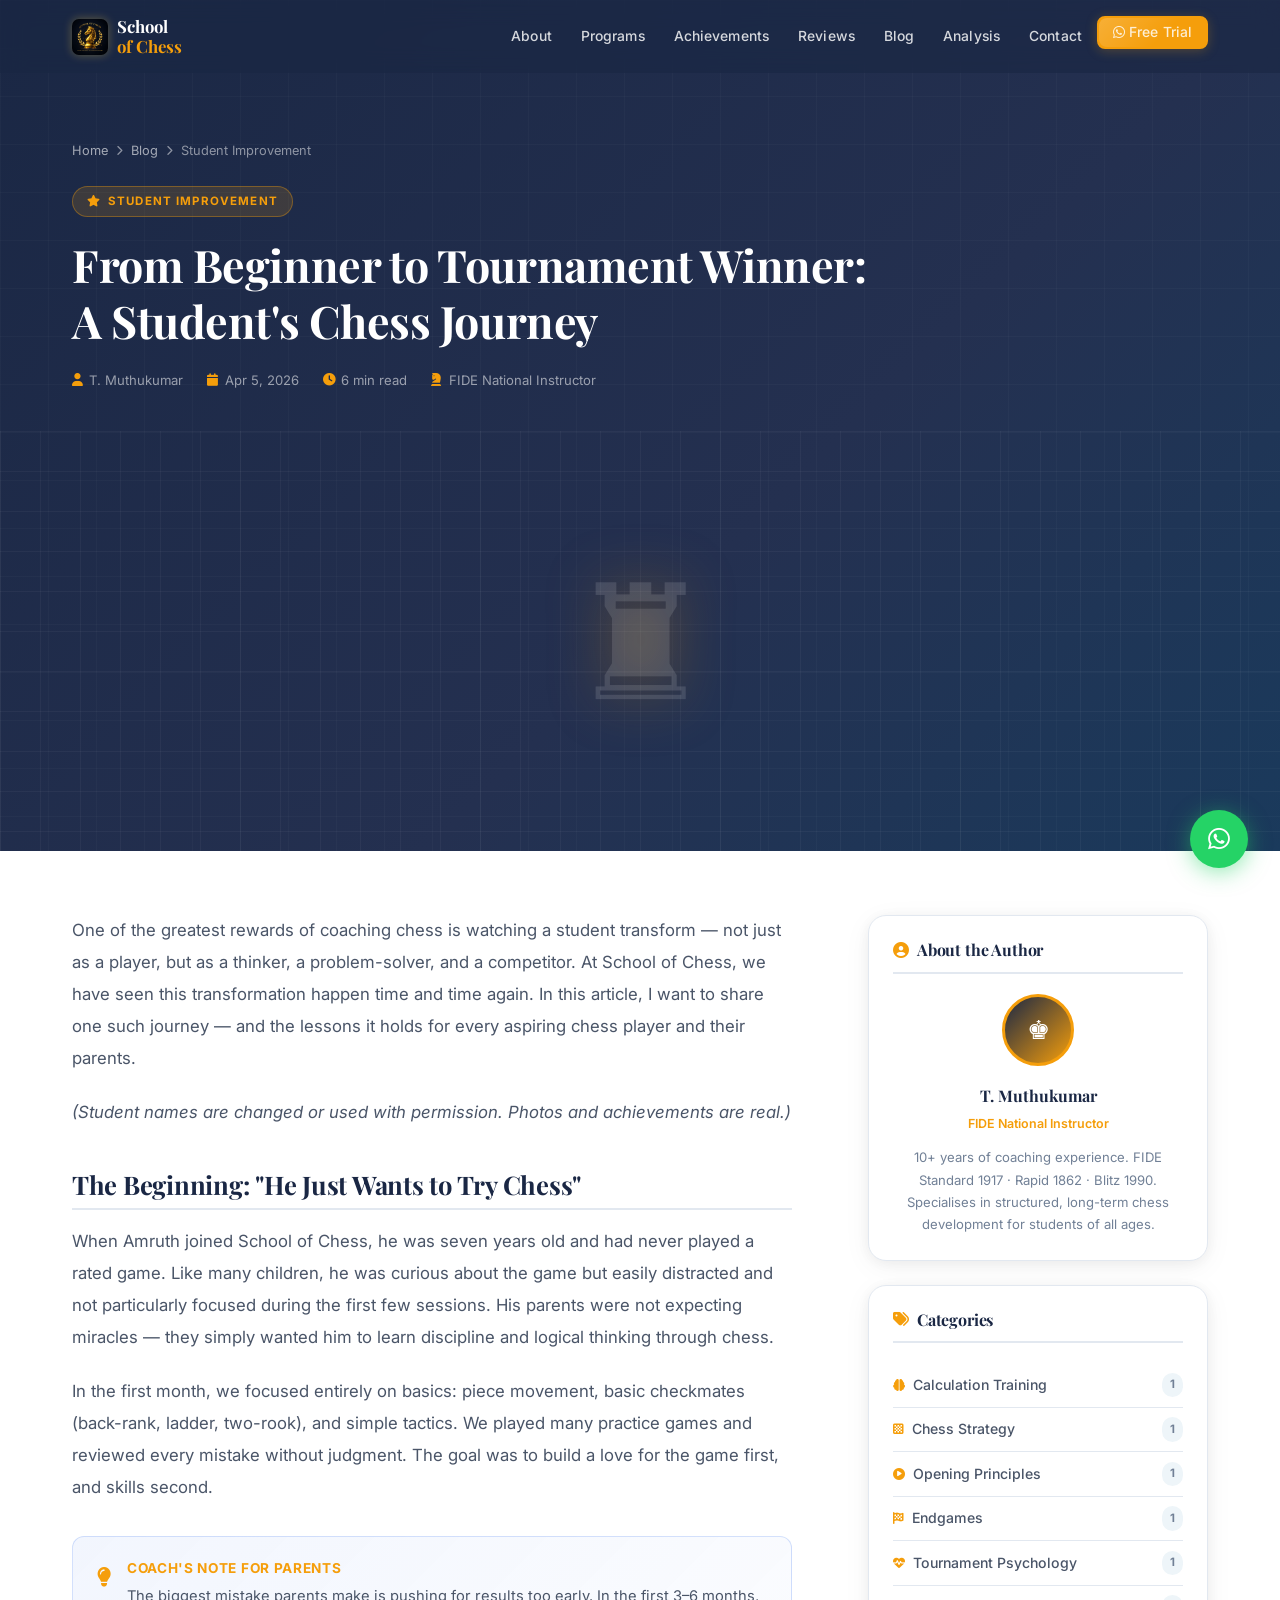
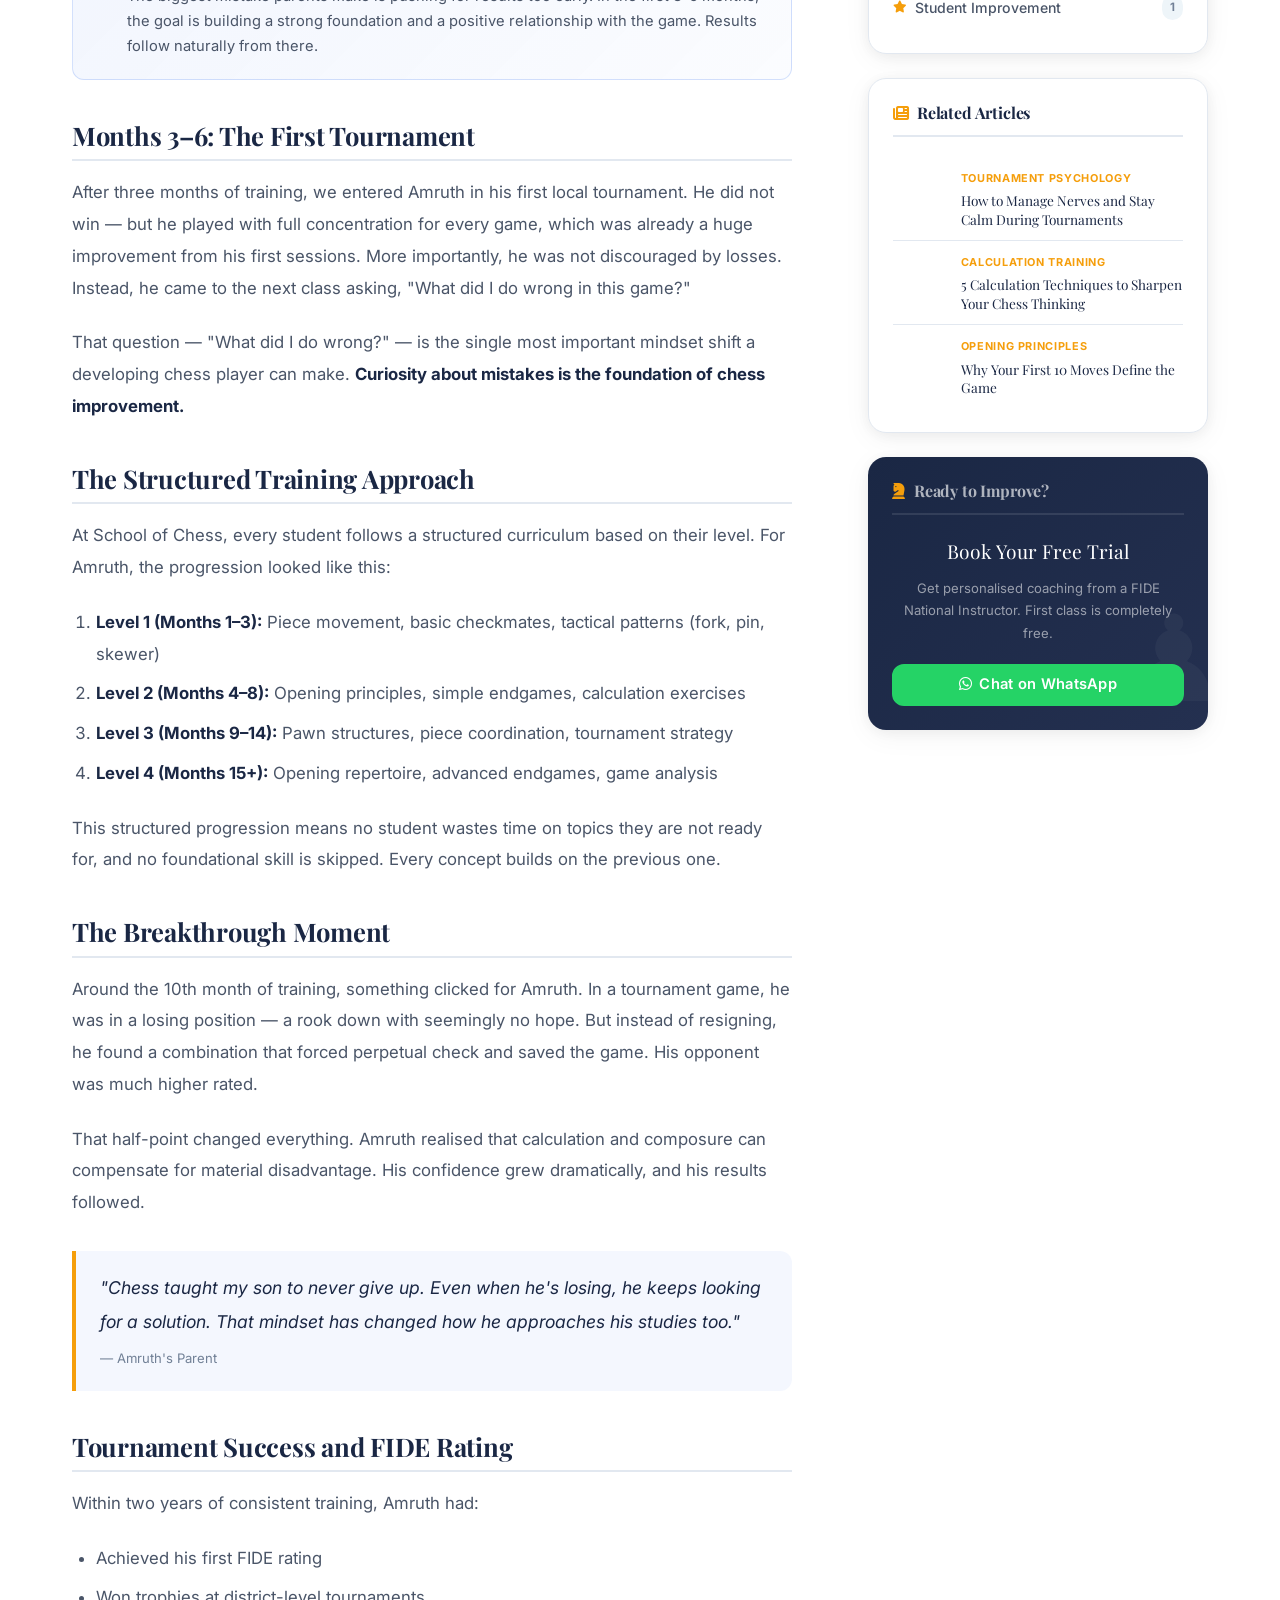
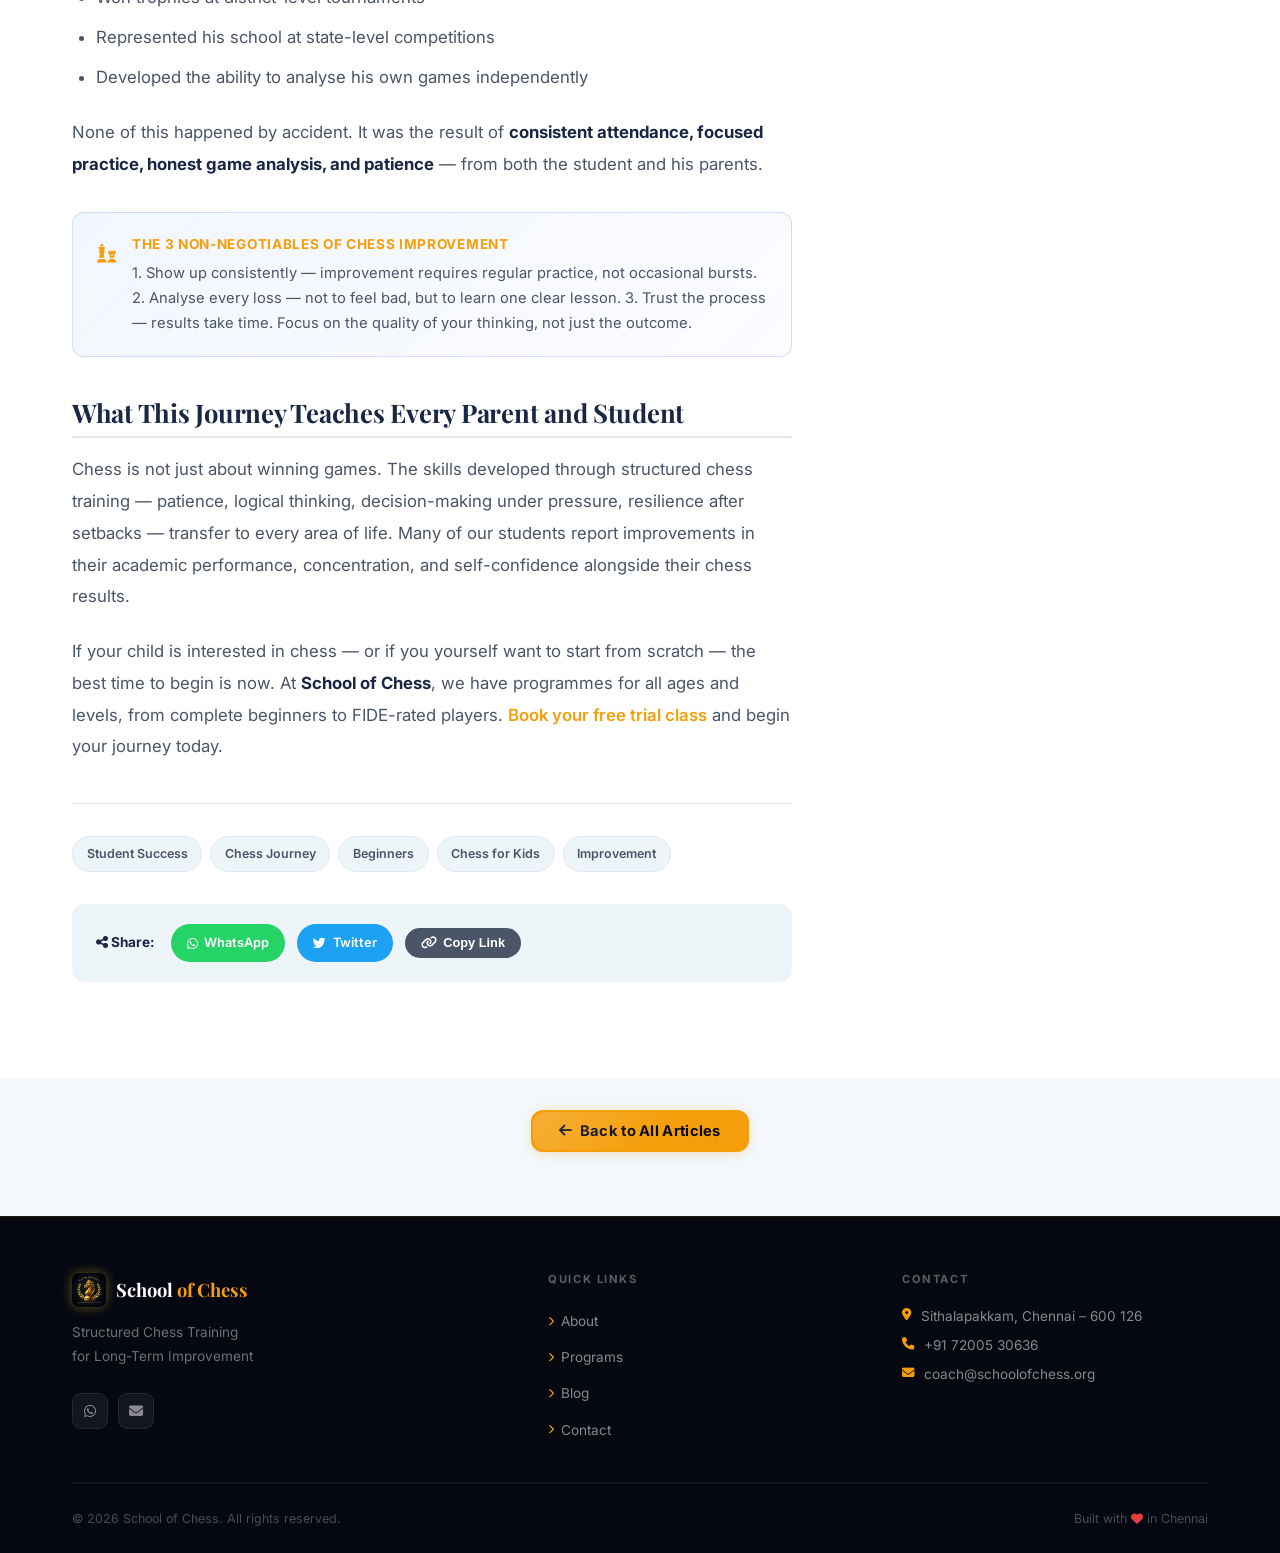
<file: blog/student-improvement-story.html>
<!DOCTYPE html>
<html lang="en">
<head>
    <meta charset="UTF-8">
    <meta name="viewport" content="width=device-width, initial-scale=1.0">
    <title>From Beginner to Tournament Winner: A Student's Chess Journey | School of Chess</title>
    <meta name="description" content="How structured chess training helped one of our students go from a complete beginner to a district tournament champion. Real results from School of Chess, Chennai.">
    <meta name="keywords" content="chess student improvement, chess beginner to winner, chess coaching results Chennai, School of Chess student success, learn chess Chennai">
    <meta name="author" content="T. Muthukumar – School of Chess">
    <meta property="og:title" content="From Beginner to Tournament Winner: A Student's Chess Journey | School of Chess">
    <meta property="og:description" content="How structured chess training helped one of our students go from a complete beginner to a district tournament champion. Real results from School of Chess, Chennai.">
    <meta property="og:url" content="https://www.schoolofchess.org/blog/student-improvement-story.html">
    <meta property="og:type" content="article">
    <meta property="og:image" content="https://www.schoolofchess.org/images/og-card.png">
    <link rel="canonical" href="https://www.schoolofchess.org/blog/student-improvement-story.html">
    <script async src="https://www.googletagmanager.com/gtag/js?id=G-H3VFSQHK1L"></script>
    <script>window.dataLayer=window.dataLayer||[];function gtag(){dataLayer.push(arguments);}gtag('js',new Date());gtag('config','G-H3VFSQHK1L');</script>
    <link rel="icon" type="image/png" sizes="32x32" href="../images/favicon-32.png">
    <link rel="preconnect" href="https://fonts.googleapis.com">
    <link rel="preconnect" href="https://fonts.gstatic.com" crossorigin>
    <link href="https://fonts.googleapis.com/css2?family=Inter:wght@300;400;500;600;700;800&family=Playfair+Display:wght@400;600;700;800&display=swap" rel="stylesheet">
    <link rel="stylesheet" href="https://cdnjs.cloudflare.com/ajax/libs/font-awesome/6.5.0/css/all.min.css">
    <link rel="stylesheet" href="../css/style.css?v=35">
    <link rel="stylesheet" href="../css/blog.css?v=35">
    <script type="application/ld+json">{"@context":"https://schema.org","@type":"Article","headline":"From Beginner to Tournament Winner: A Student's Chess Journey","author":{"@type":"Person","name":"T. Muthukumar","jobTitle":"FIDE National Instructor"},"publisher":{"@type":"Organization","name":"School of Chess","url":"https://www.schoolofchess.org"},"datePublished":"2026-04-05","url":"https://www.schoolofchess.org/blog/student-improvement-story.html"}</script>
</head>
<body>
<header id="navbar">
    <nav class="container nav-inner">
        <a href="../index.html" class="logo">
            <img src="../images/SCHOOL OF CHESS.png" alt="School of Chess Logo" class="logo-img">
            <span class="logo-text">School <span>of Chess</span></span>
        </a>
        <ul class="nav-links" id="navLinks">
            <li><a href="../index.html#about">About</a></li>
            <li><a href="../index.html#programs">Programs</a></li>
            <li><a href="../index.html#achievements">Achievements</a></li>
            <li><a href="../index.html#reviews">Reviews</a></li>
            <li><a href="../blog.html" class="active">Blog</a></li>
            <li><a href="../analysis.html">Analysis</a></li>
            <li><a href="../index.html#contact">Contact</a></li>
            <li><a href="https://wa.me/917200530636?text=Hi%2C%20I%20want%20to%20know%20more%20about%20School%20of%20Chess" class="btn btn-primary btn-nav" target="_blank" rel="noopener"><i class="fab fa-whatsapp"></i> Free Trial</a></li>
        </ul>
        <button class="hamburger" id="hamburger" aria-label="Menu"><span></span><span></span><span></span></button>
    </nav>
</header>

<section class="post-hero cat-student">
    <div class="container">
        <nav class="post-breadcrumb" aria-label="Breadcrumb">
            <a href="../index.html">Home</a>
            <i class="fas fa-chevron-right"></i>
            <a href="../blog.html">Blog</a>
            <i class="fas fa-chevron-right"></i>
            <span>Student Improvement</span>
        </nav>
        <div class="post-hero-inner">
            <div class="post-category-pill"><i class="fas fa-star"></i> Student Improvement</div>
            <h1 class="post-title">From Beginner to Tournament Winner: A Student's Chess Journey</h1>
            <div class="post-meta-bar">
                <span class="post-meta-item"><i class="fas fa-user"></i> T. Muthukumar</span>
                <span class="post-meta-item"><i class="fas fa-calendar"></i> Apr 5, 2026</span>
                <span class="post-meta-item"><i class="fas fa-clock"></i> 6 min read</span>
                <span class="post-meta-item"><i class="fas fa-chess-knight"></i> FIDE National Instructor</span>
            </div>
        </div>
    </div>
    <div class="post-img-strip cat-student"><span class="strip-piece">♜</span></div>
</section>

<div class="container">
    <div class="post-layout">
        <article class="post-content">
            <div class="post-body">
                <p>One of the greatest rewards of coaching chess is watching a student transform — not just as a player, but as a thinker, a problem-solver, and a competitor. At School of Chess, we have seen this transformation happen time and time again. In this article, I want to share one such journey — and the lessons it holds for every aspiring chess player and their parents.</p>

                <p><em>(Student names are changed or used with permission. Photos and achievements are real.)</em></p>

                <h2>The Beginning: "He Just Wants to Try Chess"</h2>
                <p>When Amruth joined School of Chess, he was seven years old and had never played a rated game. Like many children, he was curious about the game but easily distracted and not particularly focused during the first few sessions. His parents were not expecting miracles — they simply wanted him to learn discipline and logical thinking through chess.</p>

                <p>In the first month, we focused entirely on basics: piece movement, basic checkmates (back-rank, ladder, two-rook), and simple tactics. We played many practice games and reviewed every mistake without judgment. The goal was to build a love for the game first, and skills second.</p>

                <div class="post-tip">
                    <span class="post-tip-icon"><i class="fas fa-lightbulb"></i></span>
                    <div class="post-tip-text">
                        <strong>Coach's Note for Parents</strong>
                        The biggest mistake parents make is pushing for results too early. In the first 3–6 months, the goal is building a strong foundation and a positive relationship with the game. Results follow naturally from there.
                    </div>
                </div>

                <h2>Months 3–6: The First Tournament</h2>
                <p>After three months of training, we entered Amruth in his first local tournament. He did not win — but he played with full concentration for every game, which was already a huge improvement from his first sessions. More importantly, he was not discouraged by losses. Instead, he came to the next class asking, "What did I do wrong in this game?"</p>

                <p>That question — "What did I do wrong?" — is the single most important mindset shift a developing chess player can make. <strong>Curiosity about mistakes is the foundation of chess improvement.</strong></p>

                <h2>The Structured Training Approach</h2>
                <p>At School of Chess, every student follows a structured curriculum based on their level. For Amruth, the progression looked like this:</p>
                <ol>
                    <li><strong>Level 1 (Months 1–3):</strong> Piece movement, basic checkmates, tactical patterns (fork, pin, skewer)</li>
                    <li><strong>Level 2 (Months 4–8):</strong> Opening principles, simple endgames, calculation exercises</li>
                    <li><strong>Level 3 (Months 9–14):</strong> Pawn structures, piece coordination, tournament strategy</li>
                    <li><strong>Level 4 (Months 15+):</strong> Opening repertoire, advanced endgames, game analysis</li>
                </ol>
                <p>This structured progression means no student wastes time on topics they are not ready for, and no foundational skill is skipped. Every concept builds on the previous one.</p>

                <h2>The Breakthrough Moment</h2>
                <p>Around the 10th month of training, something clicked for Amruth. In a tournament game, he was in a losing position — a rook down with seemingly no hope. But instead of resigning, he found a combination that forced perpetual check and saved the game. His opponent was much higher rated.</p>

                <p>That half-point changed everything. Amruth realised that calculation and composure can compensate for material disadvantage. His confidence grew dramatically, and his results followed.</p>

                <blockquote>
                    "Chess taught my son to never give up. Even when he's losing, he keeps looking for a solution. That mindset has changed how he approaches his studies too."
                    <cite>— Amruth's Parent</cite>
                </blockquote>

                <h2>Tournament Success and FIDE Rating</h2>
                <p>Within two years of consistent training, Amruth had:</p>
                <ul>
                    <li>Achieved his first FIDE rating</li>
                    <li>Won trophies at district-level tournaments</li>
                    <li>Represented his school at state-level competitions</li>
                    <li>Developed the ability to analyse his own games independently</li>
                </ul>

                <p>None of this happened by accident. It was the result of <strong>consistent attendance, focused practice, honest game analysis, and patience</strong> — from both the student and his parents.</p>

                <div class="post-tip">
                    <span class="post-tip-icon"><i class="fas fa-chess"></i></span>
                    <div class="post-tip-text">
                        <strong>The 3 Non-Negotiables of Chess Improvement</strong>
                        1. Show up consistently — improvement requires regular practice, not occasional bursts.
                        2. Analyse every loss — not to feel bad, but to learn one clear lesson.
                        3. Trust the process — results take time. Focus on the quality of your thinking, not just the outcome.
                    </div>
                </div>

                <h2>What This Journey Teaches Every Parent and Student</h2>
                <p>Chess is not just about winning games. The skills developed through structured chess training — patience, logical thinking, decision-making under pressure, resilience after setbacks — transfer to every area of life. Many of our students report improvements in their academic performance, concentration, and self-confidence alongside their chess results.</p>

                <p>If your child is interested in chess — or if you yourself want to start from scratch — the best time to begin is now. At <strong>School of Chess</strong>, we have programmes for all ages and levels, from complete beginners to FIDE-rated players. <a href="../index.html#contact" style="color:var(--gold);font-weight:600;">Book your free trial class</a> and begin your journey today.</p>

                <div class="post-tags">
                    <span class="post-tag">Student Success</span>
                    <span class="post-tag">Chess Journey</span>
                    <span class="post-tag">Beginners</span>
                    <span class="post-tag">Chess for Kids</span>
                    <span class="post-tag">Improvement</span>
                </div>

                <div class="post-share">
                    <span class="post-share-label"><i class="fas fa-share-alt"></i> Share:</span>
                    <a class="share-btn whatsapp" href="https://wa.me/?text=Inspiring%20chess%20story%3A%20https%3A%2F%2Fwww.schoolofchess.org%2Fblog%2Fstudent-improvement-story.html" target="_blank" rel="noopener"><i class="fab fa-whatsapp"></i> WhatsApp</a>
                    <a class="share-btn twitter" href="https://twitter.com/intent/tweet?text=From%20Beginner%20to%20Tournament%20Winner%3A%20A%20Student%27s%20Chess%20Journey&url=https%3A%2F%2Fwww.schoolofchess.org%2Fblog%2Fstudent-improvement-story.html" target="_blank" rel="noopener"><i class="fab fa-twitter"></i> Twitter</a>
                    <button class="share-btn copy" onclick="copyLink()" id="copyBtn"><i class="fas fa-link"></i> Copy Link</button>
                </div>
            </div>
        </article>

        <aside class="post-sidebar">
            <div class="sidebar-widget">
                <h3 class="sidebar-widget-title"><i class="fas fa-user-circle"></i> About the Author</h3>
                <div class="sidebar-author">
                    <div class="sidebar-author-avatar">♚</div>
                    <p class="sidebar-author-name">T. Muthukumar</p>
                    <p class="sidebar-author-role">FIDE National Instructor</p>
                    <p class="sidebar-author-bio">10+ years of coaching experience. FIDE Standard 1917 · Rapid 1862 · Blitz 1990. Specialises in structured, long-term chess development for students of all ages.</p>
                </div>
            </div>
            <div class="sidebar-widget">
                <h3 class="sidebar-widget-title"><i class="fas fa-tags"></i> Categories</h3>
                <ul class="category-list">
                    <li><a href="../blog.html"><i class="fas fa-brain"></i> Calculation Training</a><span class="cat-count">1</span></li>
                    <li><a href="../blog.html"><i class="fas fa-chess-board"></i> Chess Strategy</a><span class="cat-count">1</span></li>
                    <li><a href="../blog.html"><i class="fas fa-play-circle"></i> Opening Principles</a><span class="cat-count">1</span></li>
                    <li><a href="../blog.html"><i class="fas fa-flag-checkered"></i> Endgames</a><span class="cat-count">1</span></li>
                    <li><a href="../blog.html"><i class="fas fa-heart-pulse"></i> Tournament Psychology</a><span class="cat-count">1</span></li>
                    <li><a href="../blog.html"><i class="fas fa-star"></i> Student Improvement</a><span class="cat-count">1</span></li>
                </ul>
            </div>
            <div class="sidebar-widget">
                <h3 class="sidebar-widget-title"><i class="fas fa-newspaper"></i> Related Articles</h3>
                <a class="related-post-item" href="tournament-psychology.html">
                    <div class="related-post-thumb cat-psychology">♛</div>
                    <div class="related-post-info"><p class="related-post-cat">Tournament Psychology</p><p class="related-post-title">How to Manage Nerves and Stay Calm During Tournaments</p></div>
                </a>
                <a class="related-post-item" href="chess-calculation-techniques.html">
                    <div class="related-post-thumb cat-calculation">♞</div>
                    <div class="related-post-info"><p class="related-post-cat">Calculation Training</p><p class="related-post-title">5 Calculation Techniques to Sharpen Your Chess Thinking</p></div>
                </a>
                <a class="related-post-item" href="opening-principles.html">
                    <div class="related-post-thumb cat-opening">♗</div>
                    <div class="related-post-info"><p class="related-post-cat">Opening Principles</p><p class="related-post-title">Why Your First 10 Moves Define the Game</p></div>
                </a>
            </div>
            <div class="sidebar-widget sidebar-cta">
                <h3 class="sidebar-widget-title"><i class="fas fa-chess-knight"></i> Ready to Improve?</h3>
                <p class="sidebar-cta-heading">Book Your Free Trial</p>
                <p class="sidebar-cta-desc">Get personalised coaching from a FIDE National Instructor. First class is completely free.</p>
                <a href="https://wa.me/917200530636?text=Hi%2C%20I%20want%20to%20book%20a%20free%20trial%20chess%20class" class="btn btn-whatsapp" target="_blank" rel="noopener" style="width:100%;justify-content:center;"><i class="fab fa-whatsapp"></i> Chat on WhatsApp</a>
            </div>
        </aside>
    </div>
</div>

<div style="text-align:center;padding:2rem 0 4rem;background:var(--light-2);">
    <a href="../blog.html" class="btn btn-primary"><i class="fas fa-arrow-left"></i> Back to All Articles</a>
</div>

<footer class="footer"><div class="container"><div class="footer-grid"><div class="footer-brand"><a href="../index.html" class="footer-logo"><img src="../images/SCHOOL OF CHESS.png" alt="School of Chess" class="logo-img"><span class="logo-text">School <span>of Chess</span></span></a><p class="footer-tagline">Structured Chess Training<br>for Long-Term Improvement</p><div class="footer-social"><a href="https://wa.me/917200530636" target="_blank" rel="noopener" aria-label="WhatsApp"><i class="fab fa-whatsapp"></i></a><a href="mailto:coach@schoolofchess.org" aria-label="Email"><i class="fas fa-envelope"></i></a></div></div><div class="footer-col"><h4>Quick Links</h4><ul><li><a href="../index.html#about"><i class="fas fa-chevron-right"></i> About</a></li><li><a href="../index.html#programs"><i class="fas fa-chevron-right"></i> Programs</a></li><li><a href="../blog.html"><i class="fas fa-chevron-right"></i> Blog</a></li><li><a href="../index.html#contact"><i class="fas fa-chevron-right"></i> Contact</a></li></ul></div><div class="footer-col"><h4>Contact</h4><ul class="footer-contact-list"><li><i class="fas fa-map-marker-alt"></i> Sithalapakkam, Chennai – 600 126</li><li><i class="fas fa-phone"></i> <a href="tel:+917200530636">+91 72005 30636</a></li><li><i class="fas fa-envelope"></i> <a href="mailto:coach@schoolofchess.org">coach@schoolofchess.org</a></li></ul></div></div><div class="footer-bottom"><p>&copy; 2026 School of Chess. All rights reserved.</p><p>Built with <i class="fas fa-heart" style="color:#e53e3e;font-size:0.75rem;"></i> in Chennai</p></div></div></footer>
<a href="https://wa.me/917200530636" class="whatsapp-float" target="_blank" rel="noopener" aria-label="WhatsApp"><i class="fab fa-whatsapp"></i></a>
<script src="../js/main.js"></script>
<script>function copyLink(){navigator.clipboard.writeText(window.location.href).then(function(){var b=document.getElementById('copyBtn');b.innerHTML='<i class="fas fa-check"></i> Copied!';b.style.background='#16a34a';setTimeout(function(){b.innerHTML='<i class="fas fa-link"></i> Copy Link';b.style.background='';},2000);});}</script>
</body>
</html>
</file>
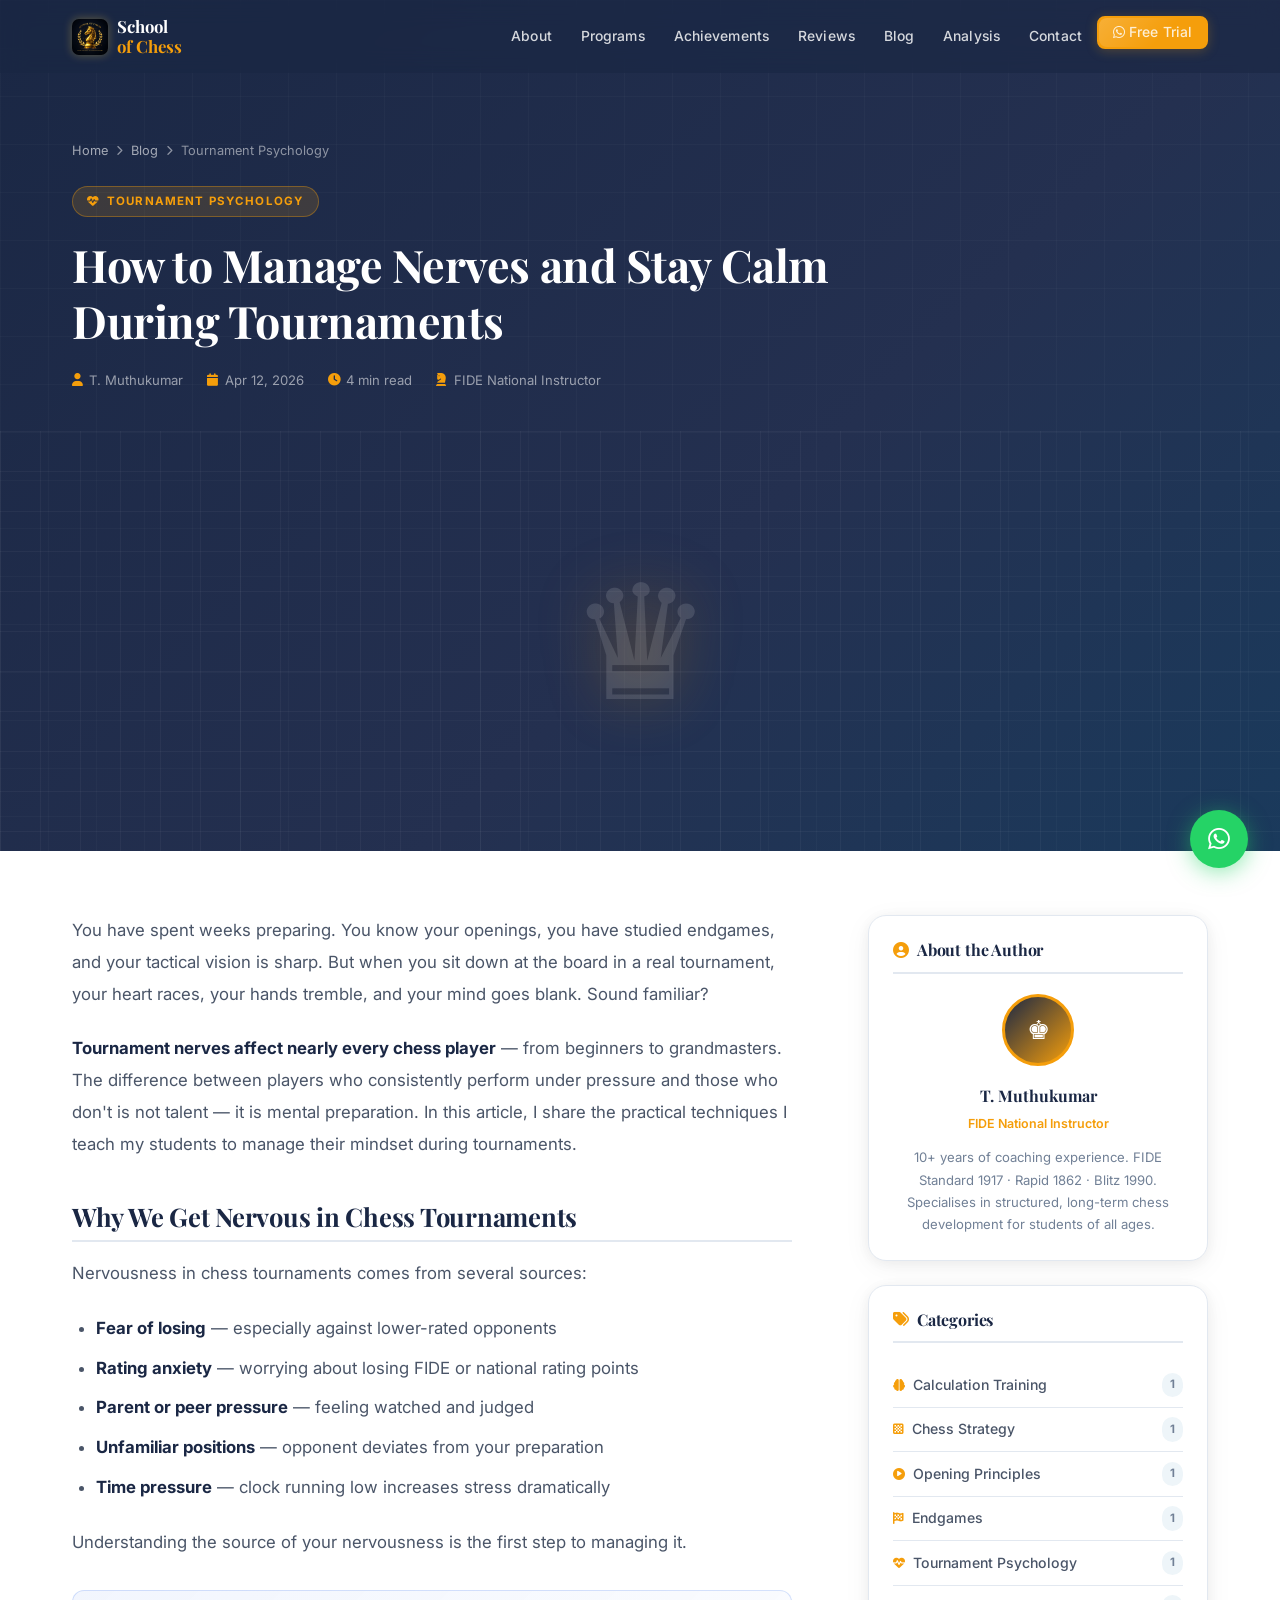
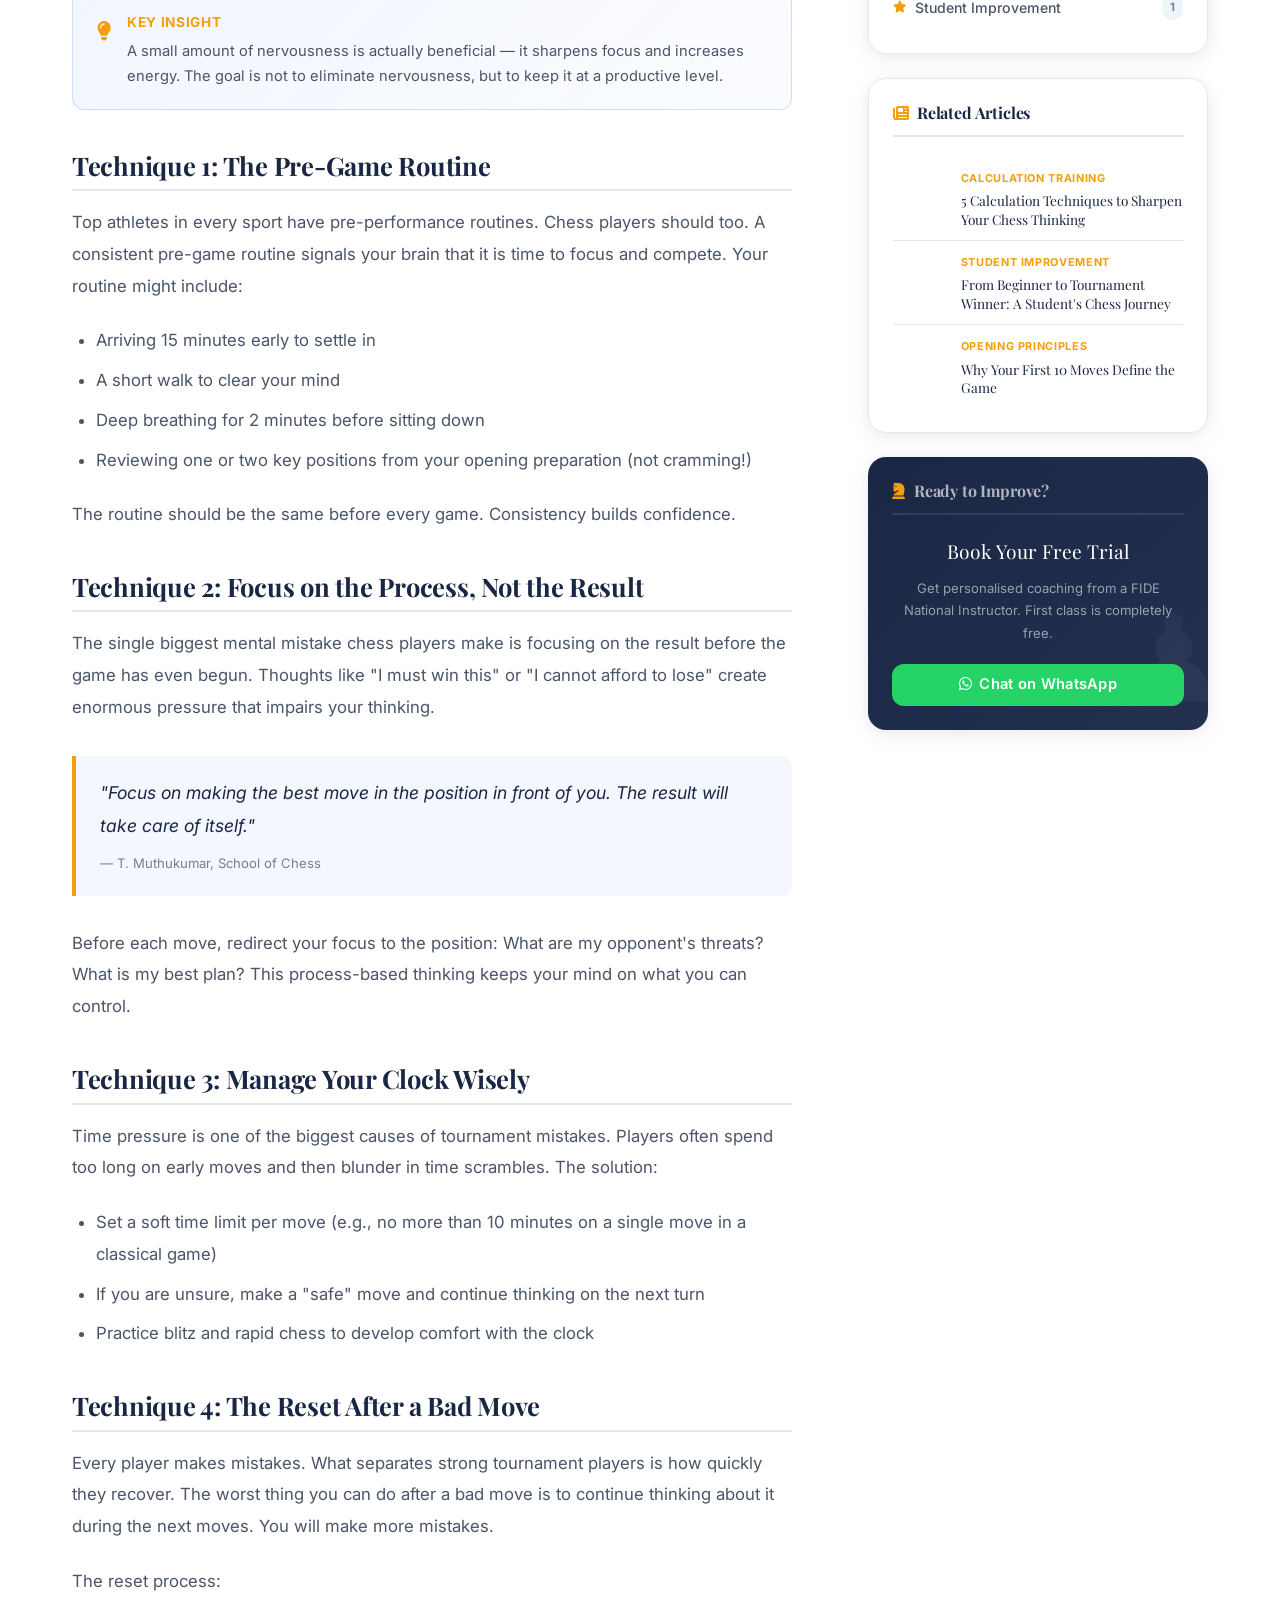
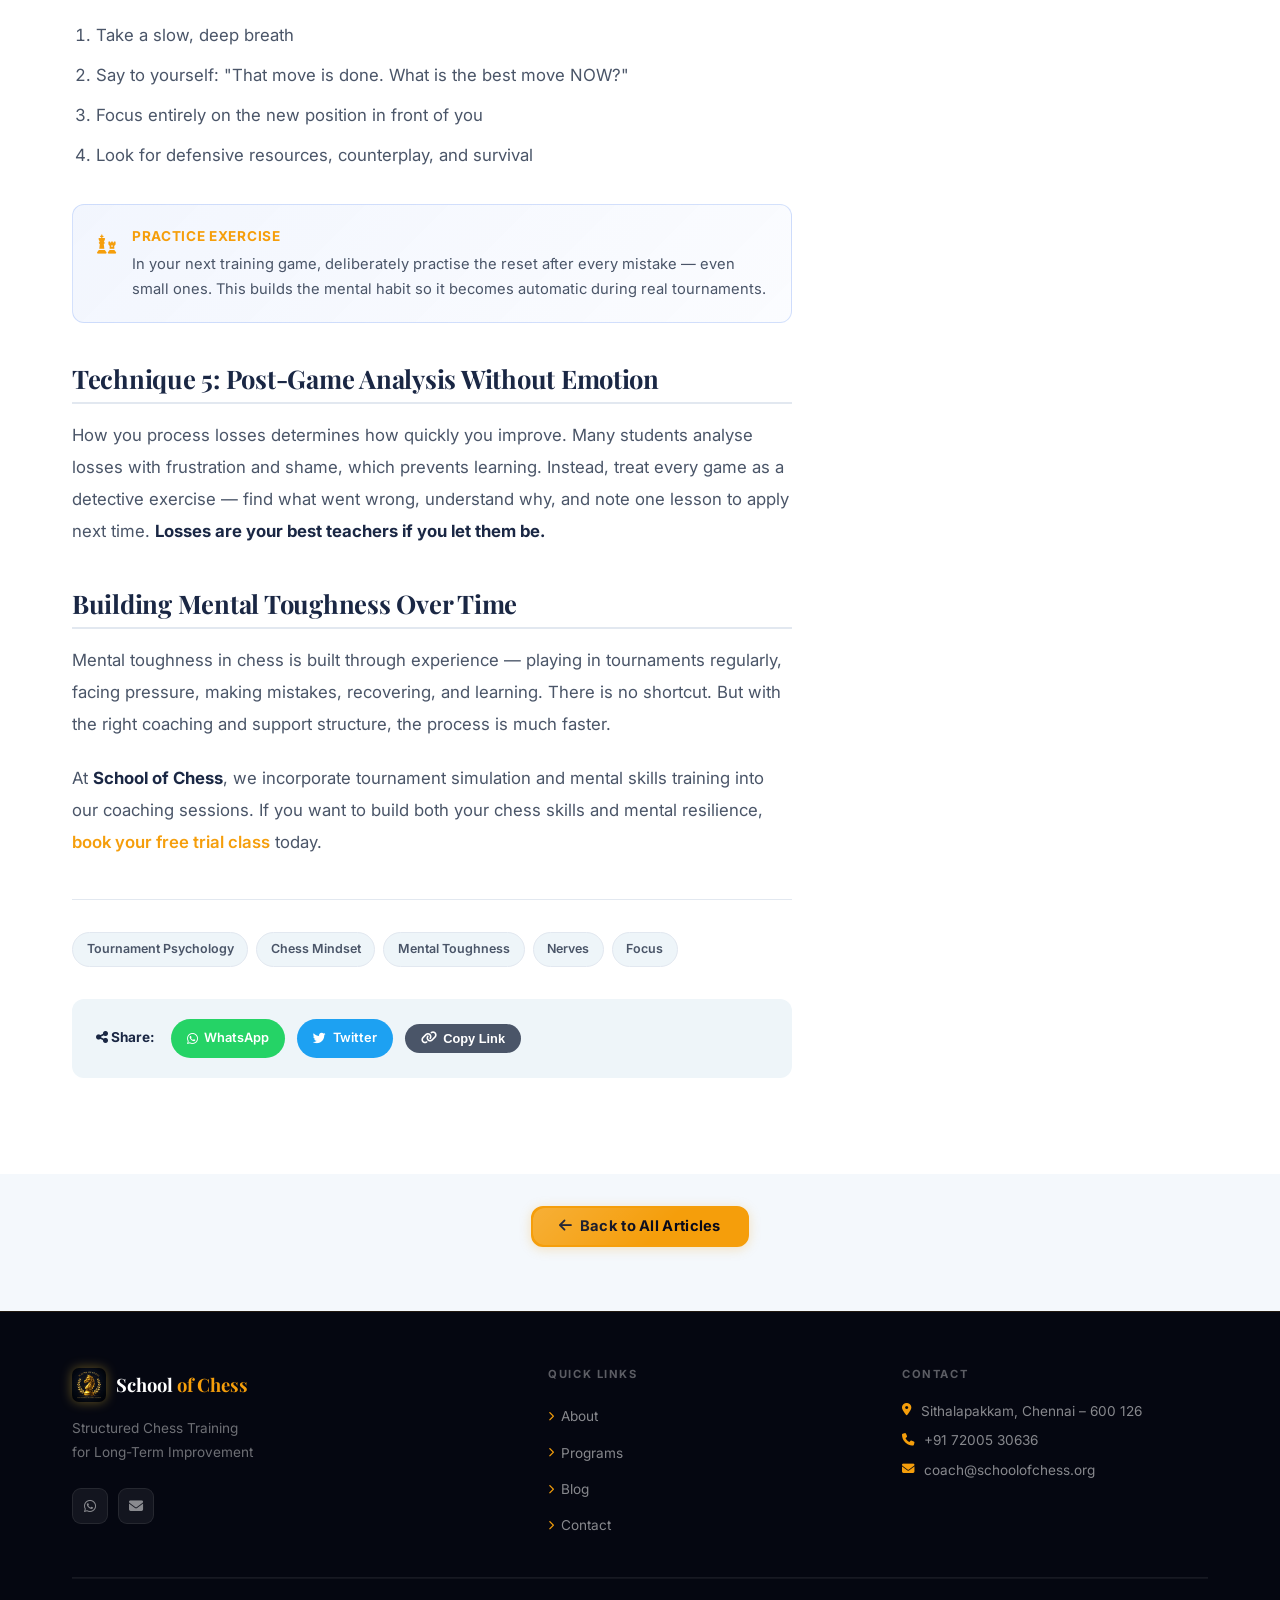
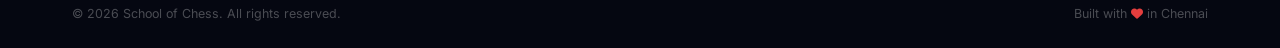
<file: blog/tournament-psychology.html>
<!DOCTYPE html>
<html lang="en">
<head>
    <meta charset="UTF-8">
    <meta name="viewport" content="width=device-width, initial-scale=1.0">
    <title>How to Manage Nerves and Stay Calm During Tournaments | School of Chess</title>
    <meta name="description" content="Learn proven mental techniques to manage tournament nerves and perform at your best under pressure. Expert guidance from FIDE National Instructor T. Muthukumar.">
    <meta name="keywords" content="chess tournament psychology, chess nerves, chess mental game, tournament preparation chess, chess mindset, chess coaching Chennai">
    <meta name="author" content="T. Muthukumar – School of Chess">
    <meta property="og:title" content="How to Manage Nerves and Stay Calm During Tournaments | School of Chess">
    <meta property="og:description" content="Learn proven mental techniques to manage tournament nerves and perform at your best under pressure. Expert guidance from FIDE National Instructor T. Muthukumar at School of Chess, Chennai.">
    <meta property="og:url" content="https://www.schoolofchess.org/blog/tournament-psychology.html">
    <meta property="og:type" content="article">
    <meta property="og:image" content="https://www.schoolofchess.org/images/og-card.png">
    <link rel="canonical" href="https://www.schoolofchess.org/blog/tournament-psychology.html">
    <script async src="https://www.googletagmanager.com/gtag/js?id=G-H3VFSQHK1L"></script>
    <script>window.dataLayer=window.dataLayer||[];function gtag(){dataLayer.push(arguments);}gtag('js',new Date());gtag('config','G-H3VFSQHK1L');</script>
    <link rel="icon" type="image/png" sizes="32x32" href="../images/favicon-32.png">
    <link rel="preconnect" href="https://fonts.googleapis.com">
    <link rel="preconnect" href="https://fonts.gstatic.com" crossorigin>
    <link href="https://fonts.googleapis.com/css2?family=Inter:wght@300;400;500;600;700;800&family=Playfair+Display:wght@400;600;700;800&display=swap" rel="stylesheet">
    <link rel="stylesheet" href="https://cdnjs.cloudflare.com/ajax/libs/font-awesome/6.5.0/css/all.min.css">
    <link rel="stylesheet" href="../css/style.css?v=35">
    <link rel="stylesheet" href="../css/blog.css?v=35">
    <script type="application/ld+json">{"@context":"https://schema.org","@type":"Article","headline":"How to Manage Nerves and Stay Calm During Tournaments","author":{"@type":"Person","name":"T. Muthukumar","jobTitle":"FIDE National Instructor"},"publisher":{"@type":"Organization","name":"School of Chess","url":"https://www.schoolofchess.org"},"datePublished":"2026-04-12","url":"https://www.schoolofchess.org/blog/tournament-psychology.html"}</script>
</head>
<body>
<header id="navbar">
    <nav class="container nav-inner">
        <a href="../index.html" class="logo">
            <img src="../images/SCHOOL OF CHESS.png" alt="School of Chess Logo" class="logo-img">
            <span class="logo-text">School <span>of Chess</span></span>
        </a>
        <ul class="nav-links" id="navLinks">
            <li><a href="../index.html#about">About</a></li>
            <li><a href="../index.html#programs">Programs</a></li>
            <li><a href="../index.html#achievements">Achievements</a></li>
            <li><a href="../index.html#reviews">Reviews</a></li>
            <li><a href="../blog.html" class="active">Blog</a></li>
            <li><a href="../analysis.html">Analysis</a></li>
            <li><a href="../index.html#contact">Contact</a></li>
            <li><a href="https://wa.me/917200530636?text=Hi%2C%20I%20want%20to%20know%20more%20about%20School%20of%20Chess" class="btn btn-primary btn-nav" target="_blank" rel="noopener"><i class="fab fa-whatsapp"></i> Free Trial</a></li>
        </ul>
        <button class="hamburger" id="hamburger" aria-label="Menu"><span></span><span></span><span></span></button>
    </nav>
</header>

<section class="post-hero cat-psychology">
    <div class="container">
        <nav class="post-breadcrumb" aria-label="Breadcrumb">
            <a href="../index.html">Home</a>
            <i class="fas fa-chevron-right"></i>
            <a href="../blog.html">Blog</a>
            <i class="fas fa-chevron-right"></i>
            <span>Tournament Psychology</span>
        </nav>
        <div class="post-hero-inner">
            <div class="post-category-pill"><i class="fas fa-heart-pulse"></i> Tournament Psychology</div>
            <h1 class="post-title">How to Manage Nerves and Stay Calm During Tournaments</h1>
            <div class="post-meta-bar">
                <span class="post-meta-item"><i class="fas fa-user"></i> T. Muthukumar</span>
                <span class="post-meta-item"><i class="fas fa-calendar"></i> Apr 12, 2026</span>
                <span class="post-meta-item"><i class="fas fa-clock"></i> 4 min read</span>
                <span class="post-meta-item"><i class="fas fa-chess-knight"></i> FIDE National Instructor</span>
            </div>
        </div>
    </div>
    <div class="post-img-strip cat-psychology"><span class="strip-piece">♛</span></div>
</section>

<div class="container">
    <div class="post-layout">
        <article class="post-content">
            <div class="post-body">
                <p>You have spent weeks preparing. You know your openings, you have studied endgames, and your tactical vision is sharp. But when you sit down at the board in a real tournament, your heart races, your hands tremble, and your mind goes blank. Sound familiar?</p>

                <p><strong>Tournament nerves affect nearly every chess player</strong> — from beginners to grandmasters. The difference between players who consistently perform under pressure and those who don't is not talent — it is mental preparation. In this article, I share the practical techniques I teach my students to manage their mindset during tournaments.</p>

                <h2>Why We Get Nervous in Chess Tournaments</h2>
                <p>Nervousness in chess tournaments comes from several sources:</p>
                <ul>
                    <li><strong>Fear of losing</strong> — especially against lower-rated opponents</li>
                    <li><strong>Rating anxiety</strong> — worrying about losing FIDE or national rating points</li>
                    <li><strong>Parent or peer pressure</strong> — feeling watched and judged</li>
                    <li><strong>Unfamiliar positions</strong> — opponent deviates from your preparation</li>
                    <li><strong>Time pressure</strong> — clock running low increases stress dramatically</li>
                </ul>
                <p>Understanding the source of your nervousness is the first step to managing it.</p>

                <div class="post-tip">
                    <span class="post-tip-icon"><i class="fas fa-lightbulb"></i></span>
                    <div class="post-tip-text">
                        <strong>Key Insight</strong>
                        A small amount of nervousness is actually beneficial — it sharpens focus and increases energy. The goal is not to eliminate nervousness, but to keep it at a productive level.
                    </div>
                </div>

                <h2>Technique 1: The Pre-Game Routine</h2>
                <p>Top athletes in every sport have pre-performance routines. Chess players should too. A consistent pre-game routine signals your brain that it is time to focus and compete. Your routine might include:</p>
                <ul>
                    <li>Arriving 15 minutes early to settle in</li>
                    <li>A short walk to clear your mind</li>
                    <li>Deep breathing for 2 minutes before sitting down</li>
                    <li>Reviewing one or two key positions from your opening preparation (not cramming!)</li>
                </ul>
                <p>The routine should be the same before every game. Consistency builds confidence.</p>

                <h2>Technique 2: Focus on the Process, Not the Result</h2>
                <p>The single biggest mental mistake chess players make is focusing on the result before the game has even begun. Thoughts like "I must win this" or "I cannot afford to lose" create enormous pressure that impairs your thinking.</p>

                <blockquote>
                    "Focus on making the best move in the position in front of you. The result will take care of itself."
                    <cite>— T. Muthukumar, School of Chess</cite>
                </blockquote>

                <p>Before each move, redirect your focus to the position: What are my opponent's threats? What is my best plan? This process-based thinking keeps your mind on what you can control.</p>

                <h2>Technique 3: Manage Your Clock Wisely</h2>
                <p>Time pressure is one of the biggest causes of tournament mistakes. Players often spend too long on early moves and then blunder in time scrambles. The solution:</p>
                <ul>
                    <li>Set a soft time limit per move (e.g., no more than 10 minutes on a single move in a classical game)</li>
                    <li>If you are unsure, make a "safe" move and continue thinking on the next turn</li>
                    <li>Practice blitz and rapid chess to develop comfort with the clock</li>
                </ul>

                <h2>Technique 4: The Reset After a Bad Move</h2>
                <p>Every player makes mistakes. What separates strong tournament players is how quickly they recover. The worst thing you can do after a bad move is to continue thinking about it during the next moves. You will make more mistakes.</p>
                <p>The reset process:</p>
                <ol>
                    <li>Take a slow, deep breath</li>
                    <li>Say to yourself: "That move is done. What is the best move NOW?"</li>
                    <li>Focus entirely on the new position in front of you</li>
                    <li>Look for defensive resources, counterplay, and survival</li>
                </ol>

                <div class="post-tip">
                    <span class="post-tip-icon"><i class="fas fa-chess"></i></span>
                    <div class="post-tip-text">
                        <strong>Practice Exercise</strong>
                        In your next training game, deliberately practise the reset after every mistake — even small ones. This builds the mental habit so it becomes automatic during real tournaments.
                    </div>
                </div>

                <h2>Technique 5: Post-Game Analysis Without Emotion</h2>
                <p>How you process losses determines how quickly you improve. Many students analyse losses with frustration and shame, which prevents learning. Instead, treat every game as a detective exercise — find what went wrong, understand why, and note one lesson to apply next time. <strong>Losses are your best teachers if you let them be.</strong></p>

                <h2>Building Mental Toughness Over Time</h2>
                <p>Mental toughness in chess is built through experience — playing in tournaments regularly, facing pressure, making mistakes, recovering, and learning. There is no shortcut. But with the right coaching and support structure, the process is much faster.</p>

                <p>At <strong>School of Chess</strong>, we incorporate tournament simulation and mental skills training into our coaching sessions. If you want to build both your chess skills and mental resilience, <a href="../index.html#contact" style="color:var(--gold);font-weight:600;">book your free trial class</a> today.</p>

                <div class="post-tags">
                    <span class="post-tag">Tournament Psychology</span>
                    <span class="post-tag">Chess Mindset</span>
                    <span class="post-tag">Mental Toughness</span>
                    <span class="post-tag">Nerves</span>
                    <span class="post-tag">Focus</span>
                </div>

                <div class="post-share">
                    <span class="post-share-label"><i class="fas fa-share-alt"></i> Share:</span>
                    <a class="share-btn whatsapp" href="https://wa.me/?text=Great%20chess%20article%3A%20https%3A%2F%2Fwww.schoolofchess.org%2Fblog%2Ftournament-psychology.html" target="_blank" rel="noopener"><i class="fab fa-whatsapp"></i> WhatsApp</a>
                    <a class="share-btn twitter" href="https://twitter.com/intent/tweet?text=How%20to%20Manage%20Nerves%20in%20Chess%20Tournaments&url=https%3A%2F%2Fwww.schoolofchess.org%2Fblog%2Ftournament-psychology.html" target="_blank" rel="noopener"><i class="fab fa-twitter"></i> Twitter</a>
                    <button class="share-btn copy" onclick="copyLink()" id="copyBtn"><i class="fas fa-link"></i> Copy Link</button>
                </div>
            </div>
        </article>

        <aside class="post-sidebar">
            <div class="sidebar-widget">
                <h3 class="sidebar-widget-title"><i class="fas fa-user-circle"></i> About the Author</h3>
                <div class="sidebar-author">
                    <div class="sidebar-author-avatar">♚</div>
                    <p class="sidebar-author-name">T. Muthukumar</p>
                    <p class="sidebar-author-role">FIDE National Instructor</p>
                    <p class="sidebar-author-bio">10+ years of coaching experience. FIDE Standard 1917 · Rapid 1862 · Blitz 1990. Specialises in structured, long-term chess development for students of all ages.</p>
                </div>
            </div>
            <div class="sidebar-widget">
                <h3 class="sidebar-widget-title"><i class="fas fa-tags"></i> Categories</h3>
                <ul class="category-list">
                    <li><a href="../blog.html"><i class="fas fa-brain"></i> Calculation Training</a><span class="cat-count">1</span></li>
                    <li><a href="../blog.html"><i class="fas fa-chess-board"></i> Chess Strategy</a><span class="cat-count">1</span></li>
                    <li><a href="../blog.html"><i class="fas fa-play-circle"></i> Opening Principles</a><span class="cat-count">1</span></li>
                    <li><a href="../blog.html"><i class="fas fa-flag-checkered"></i> Endgames</a><span class="cat-count">1</span></li>
                    <li><a href="../blog.html"><i class="fas fa-heart-pulse"></i> Tournament Psychology</a><span class="cat-count">1</span></li>
                    <li><a href="../blog.html"><i class="fas fa-star"></i> Student Improvement</a><span class="cat-count">1</span></li>
                </ul>
            </div>
            <div class="sidebar-widget">
                <h3 class="sidebar-widget-title"><i class="fas fa-newspaper"></i> Related Articles</h3>
                <a class="related-post-item" href="chess-calculation-techniques.html">
                    <div class="related-post-thumb cat-calculation">♞</div>
                    <div class="related-post-info"><p class="related-post-cat">Calculation Training</p><p class="related-post-title">5 Calculation Techniques to Sharpen Your Chess Thinking</p></div>
                </a>
                <a class="related-post-item" href="student-improvement-story.html">
                    <div class="related-post-thumb cat-student">♜</div>
                    <div class="related-post-info"><p class="related-post-cat">Student Improvement</p><p class="related-post-title">From Beginner to Tournament Winner: A Student's Chess Journey</p></div>
                </a>
                <a class="related-post-item" href="opening-principles.html">
                    <div class="related-post-thumb cat-opening">♗</div>
                    <div class="related-post-info"><p class="related-post-cat">Opening Principles</p><p class="related-post-title">Why Your First 10 Moves Define the Game</p></div>
                </a>
            </div>
            <div class="sidebar-widget sidebar-cta">
                <h3 class="sidebar-widget-title"><i class="fas fa-chess-knight"></i> Ready to Improve?</h3>
                <p class="sidebar-cta-heading">Book Your Free Trial</p>
                <p class="sidebar-cta-desc">Get personalised coaching from a FIDE National Instructor. First class is completely free.</p>
                <a href="https://wa.me/917200530636?text=Hi%2C%20I%20want%20to%20book%20a%20free%20trial%20chess%20class" class="btn btn-whatsapp" target="_blank" rel="noopener" style="width:100%;justify-content:center;"><i class="fab fa-whatsapp"></i> Chat on WhatsApp</a>
            </div>
        </aside>
    </div>
</div>

<div style="text-align:center;padding:2rem 0 4rem;background:var(--light-2);">
    <a href="../blog.html" class="btn btn-primary"><i class="fas fa-arrow-left"></i> Back to All Articles</a>
</div>

<footer class="footer"><div class="container"><div class="footer-grid"><div class="footer-brand"><a href="../index.html" class="footer-logo"><img src="../images/SCHOOL OF CHESS.png" alt="School of Chess" class="logo-img"><span class="logo-text">School <span>of Chess</span></span></a><p class="footer-tagline">Structured Chess Training<br>for Long-Term Improvement</p><div class="footer-social"><a href="https://wa.me/917200530636" target="_blank" rel="noopener" aria-label="WhatsApp"><i class="fab fa-whatsapp"></i></a><a href="mailto:coach@schoolofchess.org" aria-label="Email"><i class="fas fa-envelope"></i></a></div></div><div class="footer-col"><h4>Quick Links</h4><ul><li><a href="../index.html#about"><i class="fas fa-chevron-right"></i> About</a></li><li><a href="../index.html#programs"><i class="fas fa-chevron-right"></i> Programs</a></li><li><a href="../blog.html"><i class="fas fa-chevron-right"></i> Blog</a></li><li><a href="../index.html#contact"><i class="fas fa-chevron-right"></i> Contact</a></li></ul></div><div class="footer-col"><h4>Contact</h4><ul class="footer-contact-list"><li><i class="fas fa-map-marker-alt"></i> Sithalapakkam, Chennai – 600 126</li><li><i class="fas fa-phone"></i> <a href="tel:+917200530636">+91 72005 30636</a></li><li><i class="fas fa-envelope"></i> <a href="mailto:coach@schoolofchess.org">coach@schoolofchess.org</a></li></ul></div></div><div class="footer-bottom"><p>&copy; 2026 School of Chess. All rights reserved.</p><p>Built with <i class="fas fa-heart" style="color:#e53e3e;font-size:0.75rem;"></i> in Chennai</p></div></div></footer>
<a href="https://wa.me/917200530636" class="whatsapp-float" target="_blank" rel="noopener" aria-label="WhatsApp"><i class="fab fa-whatsapp"></i></a>
<script src="../js/main.js"></script>
<script>function copyLink(){navigator.clipboard.writeText(window.location.href).then(function(){var b=document.getElementById('copyBtn');b.innerHTML='<i class="fas fa-check"></i> Copied!';b.style.background='#16a34a';setTimeout(function(){b.innerHTML='<i class="fas fa-link"></i> Copy Link';b.style.background='';},2000);});}</script>
</body>
</html>
</file>
<file: css/style.css>
/* ============================================================
   SCHOOL OF CHESS — Main Stylesheet
   schoolofchess.org
   ============================================================ */

/* ===== CSS VARIABLES ===== */
:root {
    --white:        #ffffff;
    --light:        #EEF5F9;
    --light-2:      #f4f8fc;
    --dark:         #1a2744;
    --dark-2:       #243050;
    --gray:         #4a5568;
    --gray-light:   #718096;
    --blue-gray:    #2d4a6e;
    --accent:       #2563eb;
    --accent-dark:  #1d4ed8;
    --accent-light: #3b82f6;
    --green:        #25D366;
    --gold:         #f59e0b;
    --border:       #e2e8f0;
    --shadow:       0 2px 16px rgba(0,0,0,0.06), 0 6px 28px rgba(0,0,0,0.05);
    --shadow-lg:    0 8px 40px rgba(0,0,0,0.10), 0 2px 12px rgba(0,0,0,0.06);
    --shadow-blue:  0 8px 32px rgba(37,99,235,0.20), 0 2px 8px rgba(37,99,235,0.10);
    --radius:       12px;
    --radius-lg:    18px;
    --font-body:    'Inter', sans-serif;
    --font-heading: 'Playfair Display', serif;
    /* Smooth material-inspired ease — more polished than bare 'ease' */
    --ease:         0.22s cubic-bezier(0.4, 0, 0.2, 1);
    /* Spring ease for card lifts — subtle bounce keeps it lively without gimmick */
    --ease-lift:    0.28s cubic-bezier(0.34, 1.30, 0.64, 1);
}

/* ===== RESET ===== */
*, *::before, *::after { margin:0; padding:0; box-sizing:border-box; }

html { scroll-behavior: smooth; font-size: 16px; }

body {
    font-family: var(--font-body);
    color: var(--gray);
    background: var(--white);
    line-height: 1.7;
    -webkit-font-smoothing: antialiased;
    /* Remove blue tap-highlight on all mobile browsers */
    -webkit-tap-highlight-color: transparent;
}

/* Faster tap response — removes 300ms click delay on Android/iOS */
a, button, [role="button"], label, .btn, .faq-question,
.program-card, .why-card, .review-card, .classic-card {
    touch-action: manipulation;
}

a { text-decoration: none; color: inherit; transition: var(--ease); }
img { max-width: 100%; height: auto; display: block; }
ul { list-style: none; }

/* ===== TYPOGRAPHY ===== */
h1, h2, h3, h4, h5 {
    font-family: var(--font-heading);
    color: var(--dark);
    line-height: 1.22;
    letter-spacing: -0.01em;   /* tighter tracking = more premium heading feel */
}

/* Better anti-aliasing on dark backgrounds */
.hero h1, .hero h2, .hero h3,
.cta-section h2,
.stats-strip h2,
.footer h5 {
    -webkit-font-smoothing: antialiased;
    -moz-osx-font-smoothing: grayscale;
}

/* ===== LAYOUT UTILITIES ===== */
.container {
    max-width: 1200px;
    margin: 0 auto;
    padding: 0 2rem;
}

.section { padding: 100px 0; }

.section-label {
    display: inline-block;
    font-size: 0.72rem;
    font-weight: 700;
    letter-spacing: 0.20em;
    text-transform: uppercase;
    color: var(--accent);
    margin-bottom: 0.9rem;
    opacity: 0.9;
}

.section-title {
    font-size: clamp(1.85rem, 3.5vw, 2.65rem);
    font-weight: 700;
    color: var(--dark);
    margin-bottom: 1rem;
    letter-spacing: -0.02em;
}

.section-desc {
    font-size: 1.02rem;
    color: var(--gray-light);
    max-width: 560px;
    margin: 0 auto;
    line-height: 1.85;
}

.section-header {
    text-align: center;
    margin-bottom: 3.5rem;
}

.hide-mobile { display: inline; }

/* ===== BUTTONS ===== */
.btn {
    display: inline-flex;
    align-items: center;
    gap: 0.45rem;
    padding: 0.72rem 1.65rem;
    border-radius: var(--radius);
    font-family: var(--font-body);
    font-size: 0.92rem;
    font-weight: 600;
    letter-spacing: 0.02em;
    cursor: pointer;
    border: 2px solid transparent;
    transition: background 0.2s cubic-bezier(0.4,0,0.2,1),
                border-color 0.2s cubic-bezier(0.4,0,0.2,1),
                color 0.2s cubic-bezier(0.4,0,0.2,1),
                transform 0.18s cubic-bezier(0.34,1.30,0.64,1),
                box-shadow 0.2s cubic-bezier(0.4,0,0.2,1);
    white-space: nowrap;
    line-height: 1;
    -webkit-font-smoothing: antialiased;
    user-select: none;
}
.btn:active { transform: translateY(0) scale(0.975) !important; }
.btn:focus-visible {
    outline: 2px solid var(--accent);
    outline-offset: 3px;
}

.btn-lg {
    padding: 0.9rem 2.1rem;
    font-size: 0.97rem;
    border-radius: 14px;
}

.btn-primary {
    background: var(--accent);
    color: var(--white);
    border-color: var(--accent);
}
.btn-primary:hover {
    background: var(--accent-dark);
    border-color: var(--accent-dark);
    transform: translateY(-2px);
    box-shadow: 0 6px 24px rgba(37,99,235,0.32), 0 2px 8px rgba(37,99,235,0.18);
}

.btn-whatsapp {
    background: #25D366;
    color: var(--white);
    border-color: #25D366;
}
.btn-whatsapp:hover {
    background: #1ebe5a;
    border-color: #1ebe5a;
    transform: translateY(-2px);
    box-shadow: 0 6px 24px rgba(37,211,102,0.32);
}

.btn-outline {
    background: transparent;
    color: var(--accent);
    border-color: var(--accent);
}
.btn-outline:hover {
    background: var(--accent);
    color: var(--white);
    transform: translateY(-2px);
    box-shadow: 0 4px 16px rgba(37,99,235,0.2);
}

.btn-full { width: 100%; justify-content: center; }

/* ===== NAVBAR ===== */
.navbar {
    position: fixed;
    top: 0; left: 0; right: 0;
    z-index: 1000;
    padding: 1.1rem 0;
    transition: background 0.3s cubic-bezier(0.4,0,0.2,1),
                box-shadow 0.3s cubic-bezier(0.4,0,0.2,1),
                padding 0.3s cubic-bezier(0.4,0,0.2,1);
    will-change: padding;
}

.navbar.scrolled {
    background: rgba(255,255,255,0.96);
    backdrop-filter: blur(16px) saturate(1.6);
    -webkit-backdrop-filter: blur(16px) saturate(1.6);
    box-shadow: 0 1px 0 rgba(0,0,0,0.08), 0 4px 20px rgba(0,0,0,0.06);
    padding: 0.7rem 0;
}

.nav-container {
    max-width: 1200px;
    margin: 0 auto;
    padding: 0 2rem;
    display: flex;
    align-items: center;
    justify-content: space-between;
    gap: 1.5rem;
}

/* Logo */
.nav-logo {
    display: flex;
    align-items: center;
    gap: 0.65rem;
}
.nav-logo-img {
    width: 48px;
    height: 48px;
    object-fit: contain;
    border-radius: 8px;
    flex-shrink: 0;
    transition: var(--ease);
    filter: drop-shadow(0 0 6px rgba(255,210,60,0.35));
}
.navbar.scrolled .nav-logo-img {
    filter: drop-shadow(0 0 4px rgba(255,210,60,0.2));
}

.logo-text { display: flex; flex-direction: column; }
.logo-name {
    font-family: var(--font-heading);
    font-size: 1.15rem;
    font-weight: 700;
    color: var(--white);
    line-height: 1.2;
    transition: var(--ease);
}
.logo-tagline {
    font-size: 0.62rem;
    letter-spacing: 0.09em;
    text-transform: uppercase;
    color: rgba(255,255,255,0.65);
    transition: var(--ease);
}
.navbar.scrolled .logo-name   { color: var(--dark); }
.navbar.scrolled .logo-tagline { color: var(--gray-light); }

/* Nav links */
.nav-links {
    display: flex;
    align-items: center;
    gap: 0.05rem;
}
.nav-links a {
    font-size: 0.86rem;
    font-weight: 500;
    color: rgba(255,255,255,0.82);
    padding: 0.45rem 0.85rem;
    border-radius: 8px;
    transition: color 0.18s ease, background 0.18s ease;
    letter-spacing: 0.01em;
}
.nav-links a:hover,
.nav-links a.active {
    color: var(--white);
    background: rgba(255,255,255,0.10);
}
.navbar.scrolled .nav-links a         { color: var(--gray); }
.navbar.scrolled .nav-links a:hover,
.navbar.scrolled .nav-links a.active  { color: var(--accent); background: rgba(37,99,235,0.07); }

/* Nav actions */
.nav-actions {
    display: flex;
    align-items: center;
    gap: 0.75rem;
}
.nav-cta { padding: 0.55rem 1.3rem; font-size: 0.85rem; }

/* Hamburger */
.hamburger {
    display: none;
    flex-direction: column;
    gap: 5px;
    background: none;
    border: none;
    cursor: pointer;
    padding: 0.55rem;
    /* 44px minimum touch target — iOS HIG requirement */
    min-width: 44px;
    min-height: 44px;
    align-items: center;
    justify-content: center;
    border-radius: 8px;
    transition: background 0.18s ease;
}
.hamburger:active { background: rgba(255,255,255,0.12); }
.hamburger span {
    display: block;
    width: 24px;
    height: 2px;
    background: var(--white);
    border-radius: 2px;
    transition: var(--ease);
}
.navbar.scrolled .hamburger span { background: var(--dark); }

.hamburger.open span:nth-child(1) { transform: translateY(7px) rotate(45deg); }
.hamburger.open span:nth-child(2) { opacity: 0; transform: scaleX(0); }
.hamburger.open span:nth-child(3) { transform: translateY(-7px) rotate(-45deg); }

/* ===== HERO ===== */
.hero {
    min-height: 100vh;
    display: flex;
    align-items: center;
    justify-content: center;
    position: relative;
    overflow: hidden;
    padding: 9rem 0 5rem;
    background-color: #0d1b34;
    background-image:
        linear-gradient(45deg,  rgba(255,255,255,0.022) 25%, transparent 25%),
        linear-gradient(-45deg, rgba(255,255,255,0.022) 25%, transparent 25%),
        linear-gradient(45deg,  transparent 75%, rgba(255,255,255,0.022) 75%),
        linear-gradient(-45deg, transparent 75%, rgba(255,255,255,0.022) 75%);
    background-size: 64px 64px;
    background-position: 0 0, 0 32px, 32px -32px, -32px 0;
}

.hero-overlay {
    position: absolute;
    inset: 0;
    background:
        radial-gradient(ellipse 60% 60% at 25% 50%, rgba(37,99,235,0.13) 0%, transparent 70%),
        radial-gradient(ellipse 40% 40% at 75% 75%, rgba(45,74,110,0.18) 0%, transparent 70%);
    pointer-events: none;
}

.hero-content {
    position: relative;
    z-index: 2;
    text-align: center;
    max-width: 880px;
}

.hero-badge {
    display: inline-flex;
    align-items: center;
    gap: 0.5rem;
    padding: 0.45rem 1.2rem;
    background: rgba(37,99,235,0.14);
    border: 1px solid rgba(37,99,235,0.28);
    border-radius: 100px;
    font-size: 0.78rem;
    font-weight: 500;
    color: rgba(255,255,255,0.82);
    letter-spacing: 0.04em;
    margin-bottom: 2rem;
    animation: fadeInDown 0.8s ease both;
}

.hero-heading {
    font-size: clamp(2.05rem, 5vw, 3.65rem);
    font-weight: 700;
    color: var(--white);
    line-height: 1.14;
    letter-spacing: -0.025em;
    margin-bottom: 1.4rem;
    animation: fadeInUp 0.7s cubic-bezier(0.34,1.10,0.64,1) 0.1s both;
}

.hero-subheading {
    font-size: clamp(0.95rem, 2.2vw, 1.12rem);
    color: rgba(255,255,255,0.68);
    line-height: 1.9;
    margin-bottom: 2.5rem;
    animation: fadeInUp 0.7s cubic-bezier(0.34,1.10,0.64,1) 0.2s both;
    max-width: 560px;
    margin-left: auto;
    margin-right: auto;
}

.hero-stats {
    display: flex;
    align-items: center;
    justify-content: center;
    gap: 2.5rem;
    margin-bottom: 3rem;
    animation: fadeInUp 0.8s ease 0.3s both;
    flex-wrap: wrap;
}
.stat { text-align: center; }
.stat-num {
    display: block;
    font-family: var(--font-heading);
    font-size: 1.45rem;
    font-weight: 700;
    color: var(--white);
    margin-bottom: 0.2rem;
}
.stat-label {
    font-size: 0.7rem;
    color: rgba(255,255,255,0.45);
    text-transform: uppercase;
    letter-spacing: 0.06em;
}
.stat-divider {
    width: 1px;
    height: 44px;
    background: rgba(255,255,255,0.12);
}

.hero-ctas {
    display: flex;
    gap: 1rem;
    justify-content: center;
    flex-wrap: wrap;
    animation: fadeInUp 0.8s ease 0.4s both;
}

.hero-scroll-hint {
    position: absolute;
    bottom: 2rem;
    left: 50%;
    transform: translateX(-50%);
    display: flex;
    flex-direction: column;
    align-items: center;
    gap: 0.4rem;
    color: rgba(255,255,255,0.35);
    font-size: 0.7rem;
    letter-spacing: 0.06em;
    text-transform: uppercase;
    animation: bounce 2.2s infinite;
}

/* ===== ABOUT ===== */
.about-section { background: var(--white); }

.about-header {
    text-align: center;
    margin-bottom: 2.5rem;
}

.about-credentials-row {
    display: flex;
    gap: 1rem;
    justify-content: center;
    flex-wrap: wrap;
    margin-bottom: 3rem;
}

.credential {
    display: flex;
    align-items: center;
    gap: 0.7rem;
    padding: 0.75rem 1.2rem;
    background: var(--light);
    border-radius: 10px;
    font-size: 0.855rem;
    font-weight: 500;
    color: var(--dark);
    border: 1px solid var(--border);
}
.credential i { color: var(--accent); width: 18px; flex-shrink: 0; }

.about-body {
    display: grid;
    grid-template-columns: 1.1fr 1fr;
    gap: 4rem;
    align-items: start;
}

.about-subtitle {
    font-size: 0.95rem;
    color: var(--accent);
    font-weight: 500;
    margin-bottom: 1.75rem;
    font-family: var(--font-body);
    letter-spacing: 0.01em;
}

.about-text {
    font-size: 1rem;
    color: var(--gray);
    line-height: 1.85;
    margin-bottom: 1.15rem;
}

.philosophy-pillars { margin-top: 0; }
.philosophy-pillars h4 {
    font-family: var(--font-heading);
    font-size: 1.05rem;
    color: var(--dark);
    margin-bottom: 1rem;
}
.pillars-list { display: flex; flex-direction: column; gap: 0.55rem; }
.pillars-list li {
    display: flex;
    align-items: flex-start;
    gap: 0.7rem;
    font-size: 0.94rem;
    color: var(--gray);
}
.pillars-list li i { color: var(--accent); font-size: 0.85rem; margin-top: 0.22rem; flex-shrink: 0; }

.about-highlight {
    display: flex;
    align-items: flex-start;
    gap: 1rem;
    padding: 1.2rem 1.5rem;
    background: rgba(37,99,235,0.05);
    border-left: 3px solid var(--accent);
    border-radius: 0 var(--radius) var(--radius) 0;
    margin-top: 1.75rem;
}
.about-highlight i { color: var(--accent); font-size: 1.1rem; margin-top: 0.15rem; flex-shrink: 0; }
.about-highlight p { font-size: 0.94rem; color: var(--gray); line-height: 1.7; }

@media (max-width: 768px) {
    .about-body { grid-template-columns: 1fr; gap: 2rem; }
    .about-credentials-row { gap: 0.65rem; }
}

/* ===== STATS STRIP ===== */
.stats-strip {
    background: linear-gradient(135deg, #0d1b34 0%, #1a2744 100%);
    padding: 3.5rem 0;
    position: relative;
    overflow: hidden;
}
.stats-strip::before {
    content: '';
    position: absolute; inset: 0;
    background-image:
        linear-gradient(45deg, rgba(255,255,255,0.015) 25%, transparent 25%),
        linear-gradient(-45deg, rgba(255,255,255,0.015) 25%, transparent 25%),
        linear-gradient(45deg, transparent 75%, rgba(255,255,255,0.015) 75%),
        linear-gradient(-45deg, transparent 75%, rgba(255,255,255,0.015) 75%);
    background-size: 40px 40px;
    background-position: 0 0, 0 20px, 20px -20px, -20px 0;
}
.stats-strip-grid {
    display: flex;
    align-items: center;
    justify-content: center;
    gap: 3rem;
    flex-wrap: wrap;
    position: relative;
    z-index: 1;
}
.strip-stat {
    text-align: center;
    display: flex;
    flex-direction: column;
    align-items: center;
    gap: 0.4rem;
}
.strip-num {
    font-family: var(--font-heading);
    font-size: 2.6rem;
    font-weight: 700;
    color: var(--white);
    line-height: 1;
}
.strip-text {
    font-size: 1.1rem;
    letter-spacing: 0.02em;
}
.strip-plus {
    font-family: var(--font-heading);
    font-size: 2rem;
    font-weight: 700;
    color: #fbbf24;
    line-height: 1;
    display: inline;
}
.strip-label {
    font-size: 0.75rem;
    text-transform: uppercase;
    letter-spacing: 0.1em;
    color: rgba(255,255,255,0.5);
    font-weight: 500;
}
.strip-divider {
    width: 1px;
    height: 50px;
    background: rgba(255,255,255,0.12);
}
@media (max-width: 768px) {
    .stats-strip-grid { gap: 2rem; }
    .strip-divider { display: none; }
    .strip-num { font-size: 2rem; }
}

/* ===== PROGRAMS ===== */
.programs-section { background: var(--light); }

.programs-grid {
    display: grid;
    grid-template-columns: repeat(auto-fill, minmax(260px, 1fr));
    gap: 1.4rem;
    margin-bottom: 3rem;
}

.program-card {
    background: var(--white);
    border-radius: var(--radius-lg);
    padding: 1.85rem 1.65rem;
    box-shadow: var(--shadow);
    border: 1px solid rgba(0,0,0,0.04);
    transition: transform 0.28s cubic-bezier(0.34,1.30,0.64,1),
                box-shadow 0.25s cubic-bezier(0.4,0,0.2,1),
                border-color 0.22s ease;
    position: relative;
    overflow: hidden;
}
.program-card::after {
    content: '';
    position: absolute;
    top: 0; left: 0; right: 0;
    height: 2px;
    background: linear-gradient(90deg, var(--accent), var(--accent-light));
    transform: scaleX(0);
    transform-origin: left;
    transition: transform 0.3s cubic-bezier(0.4,0,0.2,1);
}
.program-card:hover {
    transform: translateY(-4px);
    box-shadow: var(--shadow-blue);
    border-color: rgba(37,99,235,0.08);
}
.program-card:hover::after { transform: scaleX(1); }

.program-icon {
    font-size: 2.4rem;
    margin-bottom: 1.15rem;
    display: block;
    line-height: 1;
}
.program-icon i { font-size: 1.9rem; color: var(--accent); }
.program-card h3 { font-size: 1.05rem; color: var(--dark); margin-bottom: 0.65rem; }
.program-card p  { font-size: 0.875rem; color: var(--gray-light); line-height: 1.7; }

.program-tag {
    display: inline-block;
    margin-top: 1rem;
    padding: 0.28rem 0.85rem;
    background: rgba(37,99,235,0.08);
    color: var(--accent);
    border-radius: 100px;
    font-size: 0.72rem;
    font-weight: 600;
    letter-spacing: 0.04em;
}

.programs-cta { text-align: center; }

/* ===== WHY CHOOSE US ===== */
.why-section { background: var(--white); }

.why-grid {
    display: grid;
    grid-template-columns: repeat(auto-fill, minmax(210px, 1fr));
    gap: 1.25rem;
}

.why-card {
    padding: 1.65rem 1.4rem;
    background: var(--white);
    border: 1px solid var(--border);
    border-radius: var(--radius-lg);
    text-align: center;
    transition: transform 0.28s cubic-bezier(0.34,1.30,0.64,1),
                box-shadow 0.25s cubic-bezier(0.4,0,0.2,1),
                border-color 0.2s ease;
}
.why-card:hover {
    border-color: rgba(37,99,235,0.35);
    box-shadow: var(--shadow-blue);
    transform: translateY(-3px);
}

.why-icon {
    width: 52px; height: 52px;
    background: linear-gradient(135deg, rgba(37,99,235,0.07), rgba(37,99,235,0.13));
    border-radius: 14px;
    display: flex;
    align-items: center;
    justify-content: center;
    margin: 0 auto 1.15rem;
}
.why-icon i { font-size: 1.2rem; color: var(--accent); }
.why-card h4 { font-size: 0.95rem; color: var(--dark); margin-bottom: 0.55rem; }
.why-card p  { font-size: 0.845rem; color: var(--gray-light); line-height: 1.7; }

/* ===== ACHIEVEMENTS ===== */
.achievements-section { background: var(--light); }

.achievements-grid {
    display: grid;
    grid-template-columns: 1fr 1.15fr 1fr;
    gap: 2rem;
    align-items: start;
}

.achievement-col-header {
    display: flex;
    align-items: center;
    gap: 0.75rem;
    margin-bottom: 1.4rem;
}
.col-icon { font-size: 1.65rem; }
.achievement-col-header h3 { font-size: 1.1rem; color: var(--dark); }
.achievement-col-featured .achievement-col-header { justify-content: center; }

.achievement-card {
    background: var(--white);
    border-radius: var(--radius-lg);
    overflow: hidden;
    box-shadow: var(--shadow);
    margin-bottom: 1rem;
    transition: transform 0.28s cubic-bezier(0.34,1.30,0.64,1),
                box-shadow 0.25s cubic-bezier(0.4,0,0.2,1);
}
.achievement-card:hover { transform: translateY(-3px); box-shadow: var(--shadow-lg); }

.img-placeholder {
    width: 100%;
    aspect-ratio: 4/3;
    display: flex;
    flex-direction: column;
    align-items: center;
    justify-content: center;
    gap: 0.4rem;
    font-size: 0.8rem;
    color: var(--gray-light);
    text-align: center;
    padding: 1.5rem;
}
.img-placeholder span  { font-size: 2.4rem; }
.img-placeholder small { font-size: 0.7rem; opacity: 0.5; display: block; margin-top: 0.2rem; }

.rating-placeholder { background: linear-gradient(135deg, #eef5ff, #dbeafe); }
.fide-placeholder   { background: linear-gradient(135deg, #fffbeb, #fef3c7); }
.trophy-placeholder { background: linear-gradient(135deg, #f0fdf4, #dcfce7); }

.achievement-img {
    width: 100%;
    aspect-ratio: 4/3;
    object-fit: cover;
    display: block;
    transition: transform 0.4s ease;
}
.achievement-card:hover .achievement-img {
    transform: scale(1.03);
}

.achievement-caption {
    padding: 1rem 1.25rem;
    font-size: 0.83rem;
    color: var(--gray-light);
    line-height: 1.65;
    font-style: italic;
}

.achievement-actions {
    display: flex;
    flex-direction: column;
    gap: 0.7rem;
    margin-bottom: 1.15rem;
}
.achievement-actions .btn { justify-content: center; }

/* FIDE rating pills inside achievement card */
.fide-img { aspect-ratio: 16/9; object-fit: cover; }

.fide-ratings-bar {
    display: flex;
    justify-content: center;
    gap: 0.6rem;
    padding: 0.85rem 1rem;
    background: var(--dark);
}

.fide-rating-pill {
    display: flex;
    flex-direction: column;
    align-items: center;
    background: rgba(255,255,255,0.08);
    border-radius: 10px;
    padding: 0.5rem 1rem;
    flex: 1;
}

.fide-pill-gold {
    background: rgba(245,158,11,0.18);
    border: 1px solid rgba(245,158,11,0.35);
}

.fide-pill-num {
    font-family: var(--font-heading);
    font-size: 1.3rem;
    font-weight: 700;
    color: var(--white);
    line-height: 1;
}

.fide-pill-gold .fide-pill-num { color: #fbbf24; }

.fide-pill-label {
    font-size: 0.65rem;
    text-transform: uppercase;
    letter-spacing: 0.08em;
    color: rgba(255,255,255,0.45);
    margin-top: 0.2rem;
}

.fide-highlight {
    display: flex;
    align-items: flex-start;
    gap: 0.75rem;
    padding: 1.15rem 1.25rem;
    background: rgba(37,99,235,0.05);
    border-left: 3px solid var(--accent);
    border-radius: 0 var(--radius) var(--radius) 0;
}
.fide-highlight i { color: var(--accent); font-size: 0.95rem; margin-top: 0.15rem; flex-shrink: 0; }
.fide-highlight p { font-size: 0.855rem; color: var(--gray); line-height: 1.65; }

/* ===== PHILOSOPHY ===== */
.philosophy-section { background: var(--white); }

.philosophy-grid {
    display: grid;
    grid-template-columns: repeat(2, 1fr);
    gap: 2px;
    background: var(--border);
    border-radius: var(--radius-lg);
    overflow: hidden;
    border: 1px solid var(--border);
}

.philosophy-item {
    display: flex;
    gap: 1.4rem;
    padding: 2.25rem 2.5rem;
    background: var(--white);
    transition: background var(--ease);
}
.philosophy-item:hover { background: var(--light-2); }

.philosophy-num {
    font-family: var(--font-heading);
    font-size: 2.4rem;
    font-weight: 700;
    color: rgba(37,99,235,0.1);
    line-height: 1;
    flex-shrink: 0;
    min-width: 2.75rem;
}

.philosophy-content h4 { font-size: 1.02rem; color: var(--dark); margin-bottom: 0.55rem; }
.philosophy-content p  { font-size: 0.875rem; color: var(--gray-light); line-height: 1.7; }

/* ===== FAQ ===== */
.faq-section { background: var(--white); }

.faq-grid {
    max-width: 860px;
    margin: 0 auto;
    display: flex;
    flex-direction: column;
    gap: 0.75rem;
}

.faq-item {
    border: 1px solid var(--border);
    border-radius: var(--radius);
    overflow: hidden;
    transition: var(--ease);
}
.faq-item.open {
    border-color: rgba(37,99,235,0.25);
    box-shadow: 0 4px 20px rgba(37,99,235,0.08);
}

.faq-question {
    width: 100%;
    display: flex;
    align-items: center;
    justify-content: space-between;
    gap: 1rem;
    padding: 1.25rem 1.5rem;
    background: var(--white);
    border: none;
    cursor: pointer;
    text-align: left;
    font-family: var(--font-body);
    font-size: 0.97rem;
    font-weight: 600;
    color: var(--dark);
    transition: var(--ease);
}
.faq-question:hover { background: var(--light); }
.faq-item.open .faq-question { background: var(--light); color: var(--accent); }

.faq-icon {
    font-size: 0.8rem;
    color: var(--accent);
    flex-shrink: 0;
    transition: transform var(--ease);
}
.faq-item.open .faq-icon { transform: rotate(45deg); }

.faq-answer {
    max-height: 0;
    overflow: hidden;
    transition: max-height 0.38s cubic-bezier(0.4,0,0.2,1), padding 0.25s ease;
    padding: 0 1.5rem;
}
.faq-answer p {
    font-size: 0.93rem;
    color: var(--gray);
    line-height: 1.8;
    padding-bottom: 1.25rem;
}
.faq-item.open .faq-answer { max-height: 300px; padding: 0 1.5rem; }

/* ===== REVIEWS ===== */
.reviews-section { background: var(--light); }

.reviews-grid {
    display: grid;
    grid-template-columns: repeat(2, 1fr);
    gap: 1.5rem;
    align-items: start;
}

.review-card {
    background: var(--white);
    border-radius: var(--radius-lg);
    padding: 1.85rem;
    box-shadow: var(--shadow);
    border: 1px solid rgba(0,0,0,0.04);
    transition: transform 0.28s cubic-bezier(0.34,1.30,0.64,1),
                box-shadow 0.25s cubic-bezier(0.4,0,0.2,1);
}
.review-card:hover { transform: translateY(-3px); box-shadow: var(--shadow-lg); }

.review-card-featured {
    border: 1px solid rgba(37,99,235,0.18);
    box-shadow: var(--shadow-lg);
}
.review-card-featured:hover { transform: translateY(-5px); }

.review-stars { color: var(--gold); font-size: 1.05rem; letter-spacing: 2px; margin-bottom: 1.15rem; }
.review-text  { font-size: 0.94rem; color: var(--gray); line-height: 1.8; margin-bottom: 1.4rem; font-style: italic; }

.review-author { display: flex; align-items: center; gap: 0.85rem; }
.author-avatar {
    width: 42px; height: 42px;
    background: linear-gradient(135deg, var(--accent), var(--blue-gray));
    border-radius: 50%;
    display: flex;
    align-items: center;
    justify-content: center;
    color: var(--white);
    font-size: 0.78rem;
    font-weight: 700;
    flex-shrink: 0;
}
.author-name { display: block; font-size: 0.88rem; font-weight: 600; color: var(--dark); }
.author-role { display: block; font-size: 0.78rem; color: var(--gray-light); margin-top: 0.1rem; }

/* ===== CTA SECTION ===== */
.cta-section {
    background: linear-gradient(145deg, #0d1b34 0%, #1a2744 55%, #1f3060 100%);
    position: relative;
    overflow: hidden;
}
.cta-section::before {
    content: '';
    position: absolute; inset: 0;
    background-image:
        linear-gradient(45deg,  rgba(255,255,255,0.015) 25%, transparent 25%),
        linear-gradient(-45deg, rgba(255,255,255,0.015) 25%, transparent 25%),
        linear-gradient(45deg,  transparent 75%, rgba(255,255,255,0.015) 75%),
        linear-gradient(-45deg, transparent 75%, rgba(255,255,255,0.015) 75%);
    background-size: 52px 52px;
    background-position: 0 0, 0 26px, 26px -26px, -26px 0;
}
.cta-overlay {
    position: absolute; inset: 0;
    background: radial-gradient(ellipse at center, rgba(37,99,235,0.1) 0%, transparent 70%);
}
.cta-content { position: relative; z-index: 2; text-align: center; }
.cta-chess-icon { font-size: 3rem; display: block; margin-bottom: 1.25rem; }
.cta-section h2 { font-size: clamp(1.75rem, 3.5vw, 2.7rem); color: var(--white); margin-bottom: 1rem; }
.cta-section p  {
    font-size: 1rem;
    color: rgba(255,255,255,0.65);
    margin-bottom: 2.5rem;
    max-width: 480px;
    margin-left: auto;
    margin-right: auto;
    line-height: 1.75;
}
.cta-buttons { display: flex; gap: 1rem; justify-content: center; flex-wrap: wrap; }

/* ===== ENQUIRY SECTION ===== */
.enquiry-section { background: var(--white); }

.enquiry-wrapper {
    display: grid;
    grid-template-columns: 1fr 1.45fr;
    gap: 4rem;
    align-items: start;
}

.enquiry-info h3 {
    font-family: var(--font-heading);
    font-size: 1.35rem;
    color: var(--dark);
    margin-bottom: 1.4rem;
}

.trial-benefits { display: flex; flex-direction: column; gap: 0.7rem; margin-bottom: 2.25rem; }
.trial-benefits li { display: flex; align-items: flex-start; gap: 0.7rem; font-size: 0.93rem; color: var(--gray); }
.trial-benefits li i { color: var(--accent); flex-shrink: 0; margin-top: 0.18rem; }

.contact-details h4 {
    font-family: var(--font-heading);
    font-size: 0.98rem;
    color: var(--dark);
    margin-bottom: 0.85rem;
}

.contact-link {
    display: flex;
    align-items: flex-start;
    gap: 0.75rem;
    padding: 0.8rem 1.1rem;
    border-radius: var(--radius);
    font-size: 0.875rem;
    font-weight: 500;
    margin-bottom: 0.65rem;
    transition: var(--ease);
    border: 1px solid transparent;
}
.contact-link i { flex-shrink: 0; margin-top: 0.12rem; font-size: 0.95rem; }
.contact-link span { display: block; }

.whatsapp-link { background: rgba(37,211,102,0.07); color: #16a34a; border-color: rgba(37,211,102,0.2); }
.whatsapp-link:hover { background: rgba(37,211,102,0.14); }
.phone-link    { background: var(--light); color: var(--gray); border-color: var(--border); }
.phone-link:hover { border-color: var(--accent); color: var(--accent); }
.email-link    { background: var(--light); color: var(--gray); border-color: var(--border); }
.email-link:hover { border-color: var(--accent); color: var(--accent); }
.map-link      { background: var(--light); color: var(--gray); border-color: var(--border); align-items: flex-start; }
.map-link:hover { border-color: var(--accent); color: var(--accent); }

/* Map embed */
.map-embed { margin-top: 1.75rem; }
.map-embed iframe { width: 100%; }
.map-directions-btn {
    display: flex;
    align-items: center;
    gap: 0.5rem;
    margin-top: 0.75rem;
    font-size: 0.855rem;
    font-weight: 600;
    color: var(--accent);
    padding: 0.6rem 0;
    transition: var(--ease);
}
.map-directions-btn:hover { color: var(--accent-dark); gap: 0.75rem; }

/* Enquiry form */
.enquiry-form-wrap {
    background: var(--light);
    border-radius: var(--radius-lg);
    padding: 2.5rem;
    border: 1px solid var(--border);
}

.enquiry-form { display: flex; flex-direction: column; gap: 1.2rem; }

.form-row {
    display: grid;
    grid-template-columns: 1fr 1fr;
    gap: 1.2rem;
}

.form-group { display: flex; flex-direction: column; gap: 0.45rem; }
.form-group label {
    font-size: 0.82rem;
    font-weight: 600;
    color: var(--dark);
    letter-spacing: 0.02em;
}

.form-group input,
.form-group select {
    padding: 0.85rem 1rem;
    border: 1.5px solid var(--border);
    border-radius: var(--radius);
    font-family: var(--font-body);
    font-size: 0.93rem;
    color: var(--dark);
    background: var(--white);
    transition: var(--ease);
    outline: none;
    -webkit-appearance: none;
    appearance: none;
}
.form-group input:focus,
.form-group select:focus {
    border-color: var(--accent);
    box-shadow: 0 0 0 3px rgba(37,99,235,0.09);
}
.form-group input::placeholder { color: var(--gray-light); opacity: 0.75; }
.form-group select { cursor: pointer; background-image: url("data:image/svg+xml,%3Csvg xmlns='http://www.w3.org/2000/svg' width='12' height='8' viewBox='0 0 12 8'%3E%3Cpath fill='%23718096' d='M6 8L0 0h12z'/%3E%3C/svg%3E"); background-repeat: no-repeat; background-position: right 1rem center; padding-right: 2.5rem; }

.radio-group { display: flex; gap: 1.75rem; padding: 0.25rem 0; flex-wrap: wrap; }
.radio-label {
    display: flex;
    align-items: center;
    gap: 0.5rem;
    font-size: 0.93rem;
    color: var(--gray);
    cursor: pointer;
}
.radio-label input[type="radio"] {
    width: 17px; height: 17px;
    accent-color: var(--accent);
    cursor: pointer;
    padding: 0;
    border: none;
    box-shadow: none;
    flex-shrink: 0;
}

.form-note { font-size: 0.78rem; color: var(--gray-light); text-align: center; }

/* Google Form embed */
.gform-wrap {
    padding: 0;
    overflow: hidden;
    border-radius: var(--radius-lg);
    border: 1px solid var(--border);
    background: var(--white);
}
.gform-wrap iframe {
    display: block;
    border-radius: var(--radius-lg);
}

/* ===== FOOTER ===== */
.footer { background: var(--dark); }

.footer-top { padding: 5rem 0 3rem; }

.footer-grid {
    display: grid;
    grid-template-columns: 2fr 1fr 1fr 1.6fr;
    gap: 3rem;
}

.footer-logo {
    display: flex;
    align-items: center;
    gap: 0.65rem;
    margin-bottom: 0.9rem;
}
.footer-logo-img {
    width: 44px;
    height: 44px;
    object-fit: contain;
    border-radius: 8px;
    flex-shrink: 0;
    filter: drop-shadow(0 0 6px rgba(255,210,60,0.4));
}
.footer-logo > span:last-child {
    font-family: var(--font-heading);
    font-size: 1.15rem;
    font-weight: 700;
    color: var(--white);
}

.footer-tagline {
    font-size: 0.85rem;
    color: rgba(255,255,255,0.42);
    line-height: 1.75;
    margin-bottom: 1.5rem;
    max-width: 270px;
}

.footer-social { display: flex; gap: 0.65rem; }
.footer-social a {
    width: 36px; height: 36px;
    background: rgba(255,255,255,0.06);
    border-radius: 9px;
    display: flex;
    align-items: center;
    justify-content: center;
    color: rgba(255,255,255,0.48);
    font-size: 0.88rem;
    transition: background 0.18s ease, color 0.18s ease,
                transform 0.2s cubic-bezier(0.34,1.30,0.64,1), border-color 0.18s ease;
    border: 1px solid rgba(255,255,255,0.07);
}
.footer-social a:hover {
    background: var(--accent);
    color: var(--white);
    transform: translateY(-2px);
    border-color: var(--accent);
}

.footer-links h5,
.footer-programs h5,
.footer-contact h5 {
    font-family: var(--font-body);
    font-size: 0.72rem;
    font-weight: 700;
    text-transform: uppercase;
    letter-spacing: 0.14em;
    color: rgba(255,255,255,0.35);
    margin-bottom: 1.2rem;
}

.footer-links ul,
.footer-programs ul { display: flex; flex-direction: column; gap: 0.55rem; }
.footer-links a,
.footer-programs a { font-size: 0.85rem; color: rgba(255,255,255,0.55); transition: var(--ease); }
.footer-links a:hover,
.footer-programs a:hover { color: var(--white); padding-left: 4px; }

.contact-list { display: flex; flex-direction: column; gap: 0.85rem; }
.contact-list li { display: flex; align-items: flex-start; gap: 0.75rem; }
.contact-list i { color: rgba(255,255,255,0.3); font-size: 0.85rem; width: 16px; flex-shrink: 0; margin-top: 0.18rem; }
.contact-list a { font-size: 0.845rem; color: rgba(255,255,255,0.55); transition: var(--ease); line-height: 1.6; }
.contact-list a:hover { color: var(--white); }

.footer-bottom { border-top: 1px solid rgba(255,255,255,0.06); padding: 1.5rem 0; }
.footer-bottom-inner {
    display: flex;
    align-items: center;
    justify-content: space-between;
    flex-wrap: wrap;
    gap: 0.5rem;
}
.footer-bottom p { font-size: 0.78rem; color: rgba(255,255,255,0.28); }

/* ===== WHATSAPP FLOAT ===== */
.whatsapp-float {
    position: fixed;
    bottom: calc(2rem + env(safe-area-inset-bottom, 0px));
    right: 2rem;
    width: 58px; height: 58px;
    background: #25D366;
    border-radius: 50%;
    display: flex;
    align-items: center;
    justify-content: center;
    color: var(--white);
    font-size: 1.55rem;
    z-index: 998;
    box-shadow: 0 4px 22px rgba(37,211,102,0.5);
    transition: var(--ease);
    animation: waPulse 3s infinite;
}
.whatsapp-float:hover {
    transform: scale(1.1) translateY(-3px);
    box-shadow: 0 8px 32px rgba(37,211,102,0.65);
}

/* ===== SCROLL ANIMATIONS ===== */
.fade-up {
    opacity: 0;
    transform: translateY(20px);
    transition: opacity 0.55s cubic-bezier(0.4,0,0.2,1),
                transform 0.55s cubic-bezier(0.34,1.10,0.64,1);
}
.fade-up.visible {
    opacity: 1;
    transform: translateY(0);
}

/* ===== KEYFRAMES ===== */
@keyframes fadeInDown {
    from { opacity: 0; transform: translateY(-18px); }
    to   { opacity: 1; transform: translateY(0); }
}
@keyframes fadeInUp {
    from { opacity: 0; transform: translateY(22px); }
    to   { opacity: 1; transform: translateY(0); }
}
@keyframes bounce {
    0%, 100% { transform: translateX(-50%) translateY(0); }
    50%       { transform: translateX(-50%) translateY(9px); }
}
@keyframes waPulse {
    0%, 100% { box-shadow: 0 4px 22px rgba(37,211,102,0.5); }
    50%       { box-shadow: 0 4px 36px rgba(37,211,102,0.75); }
}
@keyframes navSlideDown {
    from { opacity: 0; transform: translateY(-10px) scaleY(0.96); }
    to   { opacity: 1; transform: translateY(0)     scaleY(1); }
}

/* ===== RESPONSIVE — TABLET (≤1100px) ===== */
@media (max-width: 1100px) {
    .about-grid { grid-template-columns: 1fr; gap: 3rem; }
    .about-image-wrap { position: static; max-width: 360px; }

    .achievements-grid { grid-template-columns: 1fr; gap: 2.5rem; }
    .achievement-col-featured .achievement-col-header { justify-content: flex-start; }

    .footer-grid { grid-template-columns: 1fr 1fr; gap: 2.5rem; }
    .footer-brand { grid-column: 1 / -1; }
}

/* ===== RESPONSIVE — MOBILE (≤768px) ===== */
@media (max-width: 768px) {
    .section { padding: 58px 0; }
    .hide-mobile { display: none; }

    /* Tighter container gutter on phones */
    .container { padding: 0 1.35rem; }

    /* Section header */
    .section-header { margin-bottom: 2.5rem; }
    .section-desc { font-size: 0.95rem; }

    /* Mobile nav — slide-down animation when opened */
    .nav-links {
        display: none;
        position: absolute;
        top: 100%; left: 0; right: 0;
        background: var(--white);
        flex-direction: column;
        padding: 0.85rem 1rem;
        gap: 0.15rem;
        box-shadow: 0 12px 40px rgba(0,0,0,0.14);
        border-radius: 0 0 var(--radius-lg) var(--radius-lg);
        border-top: 1px solid var(--border);
    }
    .nav-links.open {
        display: flex;
        animation: navSlideDown 0.22s cubic-bezier(0.34, 1.15, 0.64, 1);
    }
    .nav-links a {
        color: var(--gray) !important;
        padding: 0.82rem 1rem;
        width: 100%;
        border-radius: 8px;
        font-size: 0.92rem;
    }
    .nav-links a:hover  { background: var(--light)   !important; color: var(--accent) !important; }
    .nav-links a:active { background: rgba(37,99,235,0.1) !important; color: var(--accent) !important; }
    .hamburger { display: flex; }
    .nav-cta { display: none; }

    /* Hero — tighter on mobile */
    .hero { padding: 6.5rem 0 3.5rem; }
    .hero-badge { margin-bottom: 1.4rem; font-size: 0.74rem; }
    .hero-heading { margin-bottom: 1.1rem; }
    .hero-subheading { margin-bottom: 2rem; font-size: 0.97rem; }
    .hero-stats { flex-direction: column; gap: 1rem; margin-bottom: 2rem; }
    .stat-divider { width: 40px; height: 1px; }
    .hero-ctas { flex-direction: column; align-items: center; gap: 0.75rem; }
    .hero-ctas .btn { min-width: 220px; justify-content: center; }

    /* Buttons — touch-friendly minimum height */
    .btn { min-height: 44px; }
    .btn-lg { min-height: 48px; }

    /* Cards */
    .review-card { padding: 1.45rem; }
    .review-card-featured { box-shadow: var(--shadow); }

    /* Grids */
    .philosophy-grid  { grid-template-columns: 1fr; }
    .reviews-grid     { grid-template-columns: 1fr; }

    /* FAQ */
    .faq-question { padding: 1.05rem 1.2rem; font-size: 0.93rem; }

    /* Enquiry */
    .enquiry-wrapper  { grid-template-columns: 1fr; gap: 2rem; }
    .form-row         { grid-template-columns: 1fr; }
    /* Prevent iOS auto-zoom on input focus (requires ≥16px font) */
    .form-group input,
    .form-group select { font-size: 1rem; }

    /* Contact tap targets */
    .contact-link { padding: 0.95rem 1.1rem; min-height: 52px; }

    /* Footer */
    .footer-top { padding: 3.5rem 0 2.5rem; }
    .footer-grid { grid-template-columns: 1fr; gap: 2rem; }
    .footer-brand { grid-column: auto; }
    .footer-bottom-inner { justify-content: center; text-align: center; }
    .footer-links ul,
    .footer-programs ul { gap: 0.75rem; }
    .footer-links a,
    .footer-programs a { font-size: 0.9rem; padding: 0.15rem 0; }

    /* WhatsApp float — smaller, safe area aware */
    .whatsapp-float {
        bottom: calc(1.25rem + env(safe-area-inset-bottom, 0px));
        right: 1.25rem;
        width: 52px;
        height: 52px;
        font-size: 1.3rem;
    }
}

/* ===== RESPONSIVE — SMALL MOBILE (≤480px) ===== */
@media (max-width: 480px) {
    .section { padding: 48px 0; }
    .container { padding: 0 1.1rem; }

    .programs-grid { grid-template-columns: 1fr; }
    .why-grid      { grid-template-columns: 1fr; }

    /* Hero */
    .hero { padding: 6rem 0 3rem; }
    .hero-heading { font-size: 1.95rem; }
    /* Full-width CTAs on very small screens */
    .hero-ctas .btn { width: 100%; max-width: 300px; }

    /* Cards */
    .program-card { padding: 1.5rem 1.3rem; }
    .review-card  { padding: 1.25rem; }

    /* Stats strip — 2-column grid on small phones */
    .stats-strip-grid {
        display: grid;
        grid-template-columns: 1fr 1fr;
        gap: 1.5rem 1rem;
        justify-items: center;
    }
    .strip-num { font-size: 1.85rem; }

    /* Buttons */
    .btn-lg { padding: 0.9rem 1.75rem; }

    /* Forms */
    .enquiry-form-wrap { padding: 1.35rem 1.1rem; }

    /* Philosophy */
    .philosophy-item { padding: 1.5rem 1.25rem; gap: 1rem; }
    .philosophy-num  { font-size: 2rem; min-width: 2.25rem; }

    /* Section headers */
    .section-header { margin-bottom: 2rem; }
}

/* ============================================================
   PREMIUM ENHANCEMENT LAYER — v28
   Visual polish, motion quality, interaction depth
   All content and functionality preserved exactly.
   ============================================================ */

/* ── Scroll reveal — add blur for cinematic feel ─────────────── */
.fade-up {
    filter: blur(4px);
}
.fade-up.visible {
    filter: blur(0);
}

/* Stagger delays for card grids — cascades naturally */
.programs-grid   .program-card:nth-child(1),
.why-grid        .why-card:nth-child(1),
.reviews-grid    .review-card:nth-child(1)  { transition-delay: 0.04s; }

.programs-grid   .program-card:nth-child(2),
.why-grid        .why-card:nth-child(2),
.reviews-grid    .review-card:nth-child(2)  { transition-delay: 0.10s; }

.programs-grid   .program-card:nth-child(3),
.why-grid        .why-card:nth-child(3),
.reviews-grid    .review-card:nth-child(3)  { transition-delay: 0.16s; }

.programs-grid   .program-card:nth-child(4),
.why-grid        .why-card:nth-child(4),
.reviews-grid    .review-card:nth-child(4)  { transition-delay: 0.22s; }

.programs-grid   .program-card:nth-child(5),
.why-grid        .why-card:nth-child(5)     { transition-delay: 0.28s; }

.programs-grid   .program-card:nth-child(6),
.why-grid        .why-card:nth-child(6)     { transition-delay: 0.34s; }

.why-grid        .why-card:nth-child(7)     { transition-delay: 0.40s; }
.why-grid        .why-card:nth-child(8)     { transition-delay: 0.46s; }
.why-grid        .why-card:nth-child(9)     { transition-delay: 0.52s; }
.why-grid        .why-card:nth-child(10)    { transition-delay: 0.58s; }

.philosophy-grid .philosophy-item:nth-child(2) { transition-delay: 0.07s; }
.philosophy-grid .philosophy-item:nth-child(3) { transition-delay: 0.14s; }
.philosophy-grid .philosophy-item:nth-child(4) { transition-delay: 0.21s; }
.philosophy-grid .philosophy-item:nth-child(5) { transition-delay: 0.28s; }
.philosophy-grid .philosophy-item:nth-child(6) { transition-delay: 0.35s; }
.philosophy-grid .philosophy-item:nth-child(7) { transition-delay: 0.42s; }
.philosophy-grid .philosophy-item:nth-child(8) { transition-delay: 0.49s; }

/* ── Section labels — premium gradient accent ─────────────────── */
.section-label {
    background: linear-gradient(90deg, var(--accent) 0%, #60a5fa 100%);
    -webkit-background-clip: text;
    -webkit-text-fill-color: transparent;
    background-clip: text;
    display: inline-block;
}

/* ── Hero — richer depth and glow ─────────────────────────────── */
.hero::after {
    content: '';
    position: absolute;
    bottom: 0; left: 0; right: 0;
    height: 160px;
    background: linear-gradient(to top, #ffffff 0%, transparent 100%);
    pointer-events: none;
    z-index: 1;
}

.hero-badge {
    backdrop-filter: blur(8px);
    -webkit-backdrop-filter: blur(8px);
    border-color: rgba(37,99,235,0.36);
    box-shadow: 0 0 0 1px rgba(37,99,235,0.12) inset, 0 2px 12px rgba(37,99,235,0.12);
    transition: box-shadow 0.3s ease, border-color 0.3s ease;
}
.hero-badge:hover {
    border-color: rgba(37,99,235,0.5);
    box-shadow: 0 0 0 1px rgba(37,99,235,0.18) inset, 0 4px 20px rgba(37,99,235,0.18);
}

/* ── Section headers — fade-in from below ─────────────────────── */
.section-header.fade-up {
    transform: translateY(16px);
}

/* ── Program cards — richer hover with inner glow ─────────────── */
.program-card:hover {
    box-shadow:
        0 0 0 1px rgba(37,99,235,0.12) inset,
        0 8px 32px rgba(37,99,235,0.18),
        0 2px 8px rgba(37,99,235,0.10);
}

.program-icon {
    transition: transform 0.3s cubic-bezier(0.34,1.30,0.64,1);
}
.program-card:hover .program-icon {
    transform: scale(1.12) rotate(8deg);
}

/* ── Why cards — better icon animation ───────────────────────── */
.why-card:hover .why-icon {
    background: linear-gradient(135deg, rgba(37,99,235,0.15), rgba(37,99,235,0.25));
    transform: scale(1.08);
    transition: background 0.25s ease, transform 0.3s cubic-bezier(0.34,1.30,0.64,1);
}
.why-icon {
    transition: background 0.25s ease, transform 0.3s cubic-bezier(0.34,1.30,0.64,1);
}

/* ── Review cards — more premium quote and featured ──────────── */
.review-text::before {
    content: '\201C';
    font-family: var(--font-heading);
    font-size: 3.5rem;
    color: rgba(37,99,235,0.12);
    line-height: 0;
    vertical-align: -1rem;
    margin-right: 0.15rem;
    display: inline-block;
}

.review-card-featured {
    background: linear-gradient(145deg, #fff 0%, #f0f6ff 100%);
    border-color: rgba(37,99,235,0.22);
    position: relative;
    overflow: hidden;
}
.review-card-featured::before {
    content: '♛';
    position: absolute;
    top: -0.75rem;
    right: 1.25rem;
    font-size: 5rem;
    color: rgba(37,99,235,0.04);
    pointer-events: none;
    user-select: none;
    line-height: 1;
}

/* ── Philosophy — left border flash on hover ─────────────────── */
.philosophy-item {
    position: relative;
    border-left: 3px solid transparent;
    transition: background var(--ease), border-color 0.2s ease;
}
.philosophy-item:hover {
    background: var(--light-2);
    border-left-color: var(--accent);
}
.philosophy-item:hover .philosophy-num {
    color: rgba(37,99,235,0.25);
    transition: color 0.25s ease;
}

/* ── FAQ — smoother answer reveal + better open state ────────── */
.faq-item {
    transition: border-color 0.25s ease, box-shadow 0.25s ease;
}
.faq-answer {
    transition: max-height 0.42s cubic-bezier(0.4,0,0.2,1),
                opacity 0.3s ease,
                padding 0.25s ease;
    opacity: 0;
}
.faq-item.open .faq-answer {
    opacity: 1;
}

/* ── Achievement images — enhanced zoom + overlay ────────────── */
.achievement-card {
    position: relative;
    overflow: hidden;
}
.achievement-card::after {
    content: '';
    position: absolute;
    inset: 0;
    background: linear-gradient(to top, rgba(13,27,52,0.35) 0%, transparent 50%);
    opacity: 0;
    transition: opacity 0.3s ease;
    pointer-events: none;
}
.achievement-card:hover::after {
    opacity: 1;
}

/* ── FIDE pills — micro-animation on card hover ──────────────── */
.fide-card:hover .fide-rating-pill {
    transform: translateY(-2px);
    transition: transform 0.25s cubic-bezier(0.34,1.30,0.64,1);
}
.fide-card:hover .fide-pill-gold {
    box-shadow: 0 0 18px rgba(245,158,11,0.28);
}

/* ── Credentials — hover lift ────────────────────────────────── */
.credential {
    transition: transform 0.25s cubic-bezier(0.34,1.30,0.64,1),
                box-shadow 0.22s ease,
                border-color 0.2s ease;
}
.credential:hover {
    transform: translateY(-2px);
    box-shadow: 0 4px 16px rgba(37,99,235,0.12);
    border-color: rgba(37,99,235,0.25);
}

/* ── About highlight — pulsing accent bar ────────────────────── */
.about-highlight {
    position: relative;
    overflow: hidden;
}
.about-highlight::after {
    content: '';
    position: absolute;
    left: 0; top: 0; bottom: 0;
    width: 3px;
    background: linear-gradient(to bottom, var(--accent), #60a5fa);
    box-shadow: 0 0 8px rgba(37,99,235,0.4);
}

/* ── Stats strip — number glow ───────────────────────────────── */
.strip-num, .strip-plus {
    text-shadow: 0 0 32px rgba(255,255,255,0.12);
}
.strip-stat:hover .strip-num {
    text-shadow: 0 0 24px rgba(251,191,36,0.4);
    transition: text-shadow 0.3s ease;
}

/* ── Buttons — enhanced micro-interactions ───────────────────── */
.btn-primary::after {
    content: '';
    position: absolute;
    inset: 0;
    border-radius: inherit;
    background: linear-gradient(135deg, rgba(255,255,255,0.14) 0%, transparent 60%);
    pointer-events: none;
}
.btn { position: relative; overflow: hidden; }

/* Ripple-free shimmer sweep on primary btn */
.btn-primary {
    box-shadow: 0 2px 8px rgba(37,99,235,0.18);
}
.btn-primary:hover {
    box-shadow: 0 6px 24px rgba(37,99,235,0.32), 0 2px 8px rgba(37,99,235,0.18);
}

/* ── Footer links — smooth translate ─────────────────────────── */
.footer-links a,
.footer-programs a {
    transition: color 0.18s ease, transform 0.2s cubic-bezier(0.34,1.30,0.64,1), padding-left 0.2s ease;
}
.footer-links a:hover,
.footer-programs a:hover {
    transform: translateX(4px);
    padding-left: 0px; /* override the old rule cleanly */
}

/* ── Scroll hint — better bounce ─────────────────────────────── */
.hero-scroll-hint i {
    display: block;
    animation: scrollBounce 1.8s cubic-bezier(0.45,0,0.55,1) infinite;
}
@keyframes scrollBounce {
    0%, 100% { transform: translateY(0);    opacity: 0.5; }
    50%       { transform: translateY(8px); opacity: 1;   }
}

/* ── Section-to-section visual separators ─────────────────────── */
.about-section,
.why-section,
.faq-section,
.enquiry-section,
.philosophy-section {
    position: relative;
}
.about-section::after,
.why-section::after,
.philosophy-section::after,
.faq-section::after {
    content: '';
    position: absolute;
    bottom: 0; left: 10%; right: 10%;
    height: 1px;
    background: linear-gradient(90deg, transparent, rgba(0,0,0,0.07), transparent);
}

/* ── Focus styles — better accessibility ring ────────────────── */
:focus-visible {
    outline: 2px solid rgba(37,99,235,0.6);
    outline-offset: 3px;
    border-radius: 4px;
}

/* ── Blog preview cards — polished hover ─────────────────────── */
.blog-preview-card {
    transition: transform 0.28s cubic-bezier(0.34,1.30,0.64,1),
                box-shadow 0.25s cubic-bezier(0.4,0,0.2,1);
}
.blog-preview-card:hover {
    transform: translateY(-5px);
    box-shadow: 0 12px 40px rgba(0,0,0,0.14);
}
.blog-preview-card:hover .preview-card-img {
    filter: brightness(1.07);
}
.preview-card-img {
    transition: filter 0.3s ease;
}

/* ── Selection highlight ──────────────────────────────────────── */
::selection {
    background: rgba(37,99,235,0.18);
    color: var(--dark);
}

/* ── Smooth image load ────────────────────────────────────────── */
/* Images are always visible — browser native lazy loading handles deferral.
   We only add a fade-in when JS explicitly marks an image as freshly loaded. */
img {
    transition: opacity 0.4s ease;
    opacity: 1;
}
img.img-fade-in {
    animation: imgFadeIn 0.5s ease forwards;
}
@keyframes imgFadeIn {
    from { opacity: 0; }
    to   { opacity: 1; }
}

/* ── Mobile enhancement patches ──────────────────────────────── */
@media (max-width: 768px) {
    /* Don't stagger too long on mobile — feels slow */
    .programs-grid .program-card:nth-child(n),
    .why-grid      .why-card:nth-child(n) {
        transition-delay: 0.04s;
    }
    /* Remove hover effects that don't apply on touch */
    .hero::after { height: 80px; }
}

/* ── Reduced-motion respect ──────────────────────────────────── */
@media (prefers-reduced-motion: reduce) {
    .fade-up,
    .fade-up.visible {
        transition: opacity 0.3s ease !important;
        filter: none !important;
        transform: none !important;
    }
    * { animation-duration: 0.01ms !important; }
}

/* ============================================================
   PREMIUM ENHANCEMENT LAYER — v29
   Contact Section: cinematic dark premium design
   Analysis Board: responsive sizing + piece animations
   All existing content, data and functionality preserved.
   ============================================================ */

/* ── ENQUIRY SECTION — Dark Glassmorphism Transformation ── */
.enquiry-section {
    background: linear-gradient(160deg, #080e1c 0%, #0c1628 45%, #0f1d38 100%);
    position: relative;
    overflow: hidden;
}

/* Ambient radial glows */
.enquiry-section::before {
    content: '';
    position: absolute;
    inset: 0;
    background:
        radial-gradient(ellipse 80% 70% at 15% 60%, rgba(37,99,235,0.10) 0%, transparent 60%),
        radial-gradient(ellipse 60% 50% at 85% 20%, rgba(245,158,11,0.05) 0%, transparent 55%),
        radial-gradient(ellipse 40% 40% at 50% 100%, rgba(37,99,235,0.06) 0%, transparent 50%);
    pointer-events: none;
    z-index: 0;
}

/* Top border glow line */
.enquiry-section > .container { position: relative; z-index: 1; }

/* Section header text — white on dark */
.enquiry-section .section-title {
    color: #ffffff;
    -webkit-text-fill-color: #ffffff;
}
.enquiry-section .section-desc {
    color: rgba(255,255,255,0.48);
}
.enquiry-section .section-label {
    background: linear-gradient(90deg, #60a5fa 0%, #a78bfa 100%);
    -webkit-background-clip: text;
    -webkit-text-fill-color: transparent;
    background-clip: text;
}

/* ── Left info panel — premium glass card ── */
.enquiry-info {
    background: rgba(255,255,255,0.035);
    backdrop-filter: blur(20px) saturate(1.4);
    -webkit-backdrop-filter: blur(20px) saturate(1.4);
    border: 1px solid rgba(255,255,255,0.09);
    border-radius: 22px;
    padding: 2.35rem;
    box-shadow:
        inset 0 1px 0 rgba(255,255,255,0.06),
        inset 0 0 0 1px rgba(37,99,235,0.05),
        0 24px 60px rgba(0,0,0,0.35),
        0 6px 20px rgba(0,0,0,0.18);
    position: relative;
    transition: box-shadow 0.4s ease;
}
/* Top accent border on info panel */
.enquiry-info::before {
    content: '';
    position: absolute;
    inset-x: 0; top: 0;
    height: 2px;
    background: linear-gradient(90deg, transparent 5%, rgba(37,99,235,0.55) 40%, rgba(245,158,11,0.45) 70%, transparent 95%);
    border-radius: 22px 22px 0 0;
    pointer-events: none;
}

/* Heading */
.enquiry-info h3 {
    color: #fff;
    font-size: 1.42rem;
    letter-spacing: -0.02em;
    margin-bottom: 1.55rem;
}

/* Trial benefits */
.enquiry-section .trial-benefits {
    margin-bottom: 2rem;
    padding-bottom: 1.75rem;
    border-bottom: 1px solid rgba(255,255,255,0.07);
}
.enquiry-section .trial-benefits li {
    color: rgba(255,255,255,0.68);
    font-size: 0.91rem;
}
.enquiry-section .trial-benefits li i {
    color: #34d399;
    font-size: 0.82rem;
    filter: drop-shadow(0 0 5px rgba(52,211,153,0.5));
}

/* Contact details label */
.enquiry-section .contact-details h4 {
    font-family: var(--font-body);
    font-size: 0.68rem;
    font-weight: 700;
    letter-spacing: 0.16em;
    text-transform: uppercase;
    color: rgba(255,255,255,0.32);
    margin-bottom: 1rem;
}

/* Contact links — dark reimagined */
.enquiry-section .contact-link {
    background: rgba(255,255,255,0.04) !important;
    border-color: rgba(255,255,255,0.08) !important;
    color: rgba(255,255,255,0.72) !important;
    border-radius: 13px;
    transition:
        background 0.2s cubic-bezier(0.4,0,0.2,1),
        border-color 0.2s cubic-bezier(0.4,0,0.2,1),
        color 0.2s cubic-bezier(0.4,0,0.2,1),
        transform 0.22s cubic-bezier(0.34,1.20,0.64,1),
        box-shadow 0.2s ease;
}
.enquiry-section .contact-link:hover {
    background: rgba(255,255,255,0.08) !important;
    border-color: rgba(37,99,235,0.35) !important;
    color: #fff !important;
    transform: translateX(4px) !important;
    box-shadow: 0 4px 16px rgba(0,0,0,0.25);
}
.enquiry-section .contact-link i {
    color: rgba(255,255,255,0.42) !important;
}
/* WhatsApp link override */
.enquiry-section .whatsapp-link {
    background: rgba(37,211,102,0.07) !important;
    border-color: rgba(37,211,102,0.18) !important;
    color: #4ade80 !important;
}
.enquiry-section .whatsapp-link:hover {
    background: rgba(37,211,102,0.13) !important;
    border-color: rgba(37,211,102,0.38) !important;
    color: #86efac !important;
    box-shadow: 0 4px 20px rgba(37,211,102,0.12);
}
.enquiry-section .whatsapp-link i { color: #4ade80 !important; }

/* Map embed — dark frame */
.enquiry-section .map-embed {
    margin-top: 1.5rem;
    border-radius: 14px;
    overflow: hidden;
    border: 1px solid rgba(255,255,255,0.08);
    box-shadow: 0 6px 24px rgba(0,0,0,0.35);
}
.enquiry-section .map-embed iframe {
    border-radius: 0 !important;
    filter: brightness(0.82) contrast(1.05) saturate(0.85);
    transition: filter 0.3s ease;
}
.enquiry-section .map-embed:hover iframe {
    filter: brightness(0.92) contrast(1.02) saturate(0.9);
}
.enquiry-section .map-directions-btn {
    color: #60a5fa !important;
    font-size: 0.83rem;
    margin-top: 0.85rem;
}
.enquiry-section .map-directions-btn:hover {
    color: #93c5fd !important;
}

/* ── Google Form wrapper — glass panel ── */
.enquiry-section .gform-wrap {
    background: rgba(255,255,255,0.025) !important;
    border: 1px solid rgba(255,255,255,0.09) !important;
    border-radius: 22px;
    box-shadow:
        inset 0 1px 0 rgba(255,255,255,0.05),
        0 24px 64px rgba(0,0,0,0.32),
        0 6px 18px rgba(0,0,0,0.18);
    overflow: hidden;
    position: relative;
}
/* Gold/blue gradient top edge on form panel */
.enquiry-section .gform-wrap::before {
    content: '';
    position: absolute;
    inset-x: 0; top: 0;
    height: 2px;
    background: linear-gradient(90deg, transparent 5%, rgba(245,158,11,0.55) 40%, rgba(37,99,235,0.5) 70%, transparent 95%);
    z-index: 1;
    pointer-events: none;
}
.enquiry-section .gform-wrap iframe {
    border-radius: 0 !important;
    display: block;
}

/* ── Mobile adjustments ── */
@media (max-width: 768px) {
    .enquiry-info {
        padding: 1.75rem;
        border-radius: 18px;
    }
    .enquiry-section .gform-wrap {
        border-radius: 18px;
    }
}
@media (max-width: 480px) {
    .enquiry-info { padding: 1.4rem 1.25rem; }
}

/* ============================================================
   PREMIUM ENHANCEMENT LAYER — v30
   Cursor glow · Scroll progress · Card tilt · Hero particles
   Magnetic buttons · Shimmer numbers · Text reveal
   ============================================================ */

/* ── Scroll Progress Bar ──────────────────────────────────── */
#scroll-progress {
    position: fixed;
    top: 0; left: 0;
    height: 2.5px;
    width: 0%;
    background: linear-gradient(90deg, var(--accent) 0%, #60a5fa 50%, #a78bfa 100%);
    z-index: 9999;
    transition: width 0.1s linear;
    box-shadow: 0 0 8px rgba(37,99,235,0.55), 0 0 2px rgba(167,139,250,0.4);
}

/* ── Cursor Glow — ambient blob that follows the mouse ────── */
#cursor-glow {
    position: fixed;
    pointer-events: none;
    z-index: 5;
    width: 480px;
    height: 480px;
    border-radius: 50%;
    background: radial-gradient(circle, rgba(37,99,235,0.10) 0%, transparent 68%);
    transform: translate(-50%, -50%);
    transition: opacity 0.4s ease;
    opacity: 0;
    will-change: transform;
}
.dark-section-active #cursor-glow { opacity: 1; }

/* ── Hero Floating Chess Pieces ───────────────────────────── */
.hero-pieces {
    position: absolute;
    inset: 0;
    pointer-events: none;
    z-index: 1;
    overflow: hidden;
}
.hero-piece {
    position: absolute;
    font-size: 1.6rem;
    opacity: 0;
    animation: floatPiece var(--dur, 14s) var(--delay, 0s) ease-in-out infinite;
    user-select: none;
    filter: drop-shadow(0 0 6px rgba(37,99,235,0.25));
    color: rgba(255,255,255,0.06);
}
@keyframes floatPiece {
    0%   { opacity: 0;    transform: translateY(0)     rotate(0deg);   }
    10%  { opacity: 1;                                                   }
    85%  { opacity: 0.7;                                                 }
    100% { opacity: 0;    transform: translateY(-110vh) rotate(30deg);  }
}

/* ── 3D Card Tilt — perspective container ─────────────────── */
.program-card,
.why-card,
.review-card {
    transform-style: preserve-3d;
    will-change: transform;
}

/* ── Shimmer on Stats Numbers ─────────────────────────────── */
.strip-num {
    position: relative;
    display: inline-block;
}
.strip-num::after {
    content: '';
    position: absolute;
    inset: 0;
    background: linear-gradient(105deg, transparent 30%, rgba(255,255,255,0.22) 50%, transparent 70%);
    background-size: 200% 100%;
    background-position: -100% 0;
    animation: shimmerNum 3.5s ease-in-out infinite;
    border-radius: 4px;
    pointer-events: none;
}
@keyframes shimmerNum {
    0%   { background-position: -100% 0; }
    40%  { background-position: 200%  0; }
    100% { background-position: 200%  0; }
}

/* ── Magnetic Button — JS adds inline transform, CSS smooths it */
.btn-magnetic {
    transition: transform 0.18s cubic-bezier(0.34,1.30,0.64,1),
                box-shadow 0.2s ease,
                background 0.2s ease,
                border-color 0.2s ease,
                color 0.2s ease !important;
}

/* ── Animated Gradient Section Title ─────────────────────── */
.section-title-gradient {
    background: linear-gradient(270deg, var(--dark) 0%, var(--accent) 40%, #60a5fa 70%, var(--dark) 100%);
    background-size: 300% 100%;
    -webkit-background-clip: text;
    -webkit-text-fill-color: transparent;
    background-clip: text;
    animation: gradientShift 6s ease infinite;
}
@keyframes gradientShift {
    0%   { background-position: 0%   50%; }
    50%  { background-position: 100% 50%; }
    100% { background-position: 0%   50%; }
}

/* ── Hero heading — word reveal ───────────────────────────── */
.hero-word {
    display: inline-block;
    opacity: 0;
    transform: translateY(20px) rotateX(30deg);
    animation: wordReveal 0.55s cubic-bezier(0.34,1.10,0.64,1) forwards;
}
@keyframes wordReveal {
    to { opacity: 1; transform: translateY(0) rotateX(0deg); }
}

/* ── Glow pulse on WhatsApp float — richer ────────────────── */
@keyframes waPulse {
    0%  { box-shadow: 0 4px 22px rgba(37,211,102,0.5), 0 0 0 0   rgba(37,211,102,0.3); }
    50% { box-shadow: 0 4px 36px rgba(37,211,102,0.75),0 0 0 10px rgba(37,211,102,0);  }
    100%{ box-shadow: 0 4px 22px rgba(37,211,102,0.5), 0 0 0 0   rgba(37,211,102,0);  }
}

/* ── Reduced motion — disable all new animations ─────────── */
@media (prefers-reduced-motion: reduce) {
    #scroll-progress,
    #cursor-glow,
    .hero-piece,
    .strip-num::after,
    .hero-word { animation: none !important; transition: none !important; opacity: 1 !important; transform: none !important; }
    .section-title-gradient { animation: none !important; -webkit-text-fill-color: var(--dark); }
}

/* ============================================================
   PREMIUM ENHANCEMENT LAYER — v31
   Dark Gold Edition — Unified premium dark palette site-wide
   CSS-only. No HTML, text, images or structure changed.
   ============================================================ */

/* ── New design tokens ───────────────────────────────────────── */
:root {
    --body-bg:       #07091a;
    --surface-1:     #0a0e1f;
    --surface-2:     #0d1328;
    --surface-3:     #0f1830;
    --glass-bg:      rgba(255,255,255,0.04);
    --glass-border:  rgba(255,255,255,0.09);
    --gold-light:    #fbbf24;
    --gold-glow:     rgba(245,158,11,0.38);
    --text-on-dark:  rgba(255,255,255,0.92);
    --muted-on-dark: rgba(255,255,255,0.52);
    --subtle-on-dark:rgba(255,255,255,0.30);
}

/* ── Body — deep navy-black ──────────────────────────────────── */
body {
    background: var(--body-bg);
    color: var(--text-on-dark);
}

/* ── Headings default on dark ────────────────────────────────── */
h1, h2, h3, h4, h5 {
    color: var(--text-on-dark);
}

/* ── Hero bottom fade — match dark body ──────────────────────── */
.hero::after {
    background: linear-gradient(to top, var(--body-bg) 0%, transparent 100%);
}

/* ── Section labels — gold gradient ─────────────────────────── */
.section-label {
    background: linear-gradient(90deg, var(--gold) 0%, var(--gold-light) 100%);
    -webkit-background-clip: text;
    -webkit-text-fill-color: transparent;
    background-clip: text;
}

/* ── Section headings & desc — white on dark ─────────────────── */
.section-title { color: var(--text-on-dark); }
.section-desc  { color: var(--muted-on-dark); }

/* ── Selection highlight — gold ──────────────────────────────── */
::selection {
    background: rgba(245,158,11,0.22);
    color: #fff;
}

/* ── Section separators — lighter on dark ───────────────────── */
.about-section::after,
.why-section::after,
.philosophy-section::after,
.faq-section::after {
    background: linear-gradient(90deg, transparent, rgba(255,255,255,0.06), transparent);
}

/* ═══════════════════════════════════════════════════════════════
   NAVBAR — dark glassmorphism on scroll
   ═══════════════════════════════════════════════════════════════ */
.navbar.scrolled {
    background: rgba(7,9,26,0.92);
    backdrop-filter: blur(20px) saturate(1.5);
    -webkit-backdrop-filter: blur(20px) saturate(1.5);
    box-shadow: 0 1px 0 rgba(255,255,255,0.06), 0 4px 24px rgba(0,0,0,0.5);
}
.navbar.scrolled .logo-name    { color: var(--text-on-dark); }
.navbar.scrolled .logo-tagline { color: var(--subtle-on-dark); }
.navbar.scrolled .nav-links a  { color: rgba(255,255,255,0.72); }
.navbar.scrolled .nav-links a:hover,
.navbar.scrolled .nav-links a.active {
    color: var(--gold);
    background: rgba(245,158,11,0.08);
}
.navbar.scrolled .hamburger span { background: rgba(255,255,255,0.85); }
.navbar.scrolled .nav-cta {
    background: var(--gold);
    color: #07091a;
    border-color: var(--gold);
}
.navbar.scrolled .nav-cta:hover {
    background: var(--gold-light);
    border-color: var(--gold-light);
}

/* Mobile nav — dark panel ───────────────────────────────────── */
@media (max-width: 768px) {
    .nav-links {
        background: rgba(7,9,26,0.98) !important;
        border-top: 1px solid rgba(255,255,255,0.07) !important;
        backdrop-filter: blur(24px) !important;
        -webkit-backdrop-filter: blur(24px) !important;
    }
    .nav-links a {
        color: rgba(255,255,255,0.75) !important;
        border-radius: 10px;
    }
    .nav-links a:hover  { background: rgba(245,158,11,0.09) !important; color: var(--gold) !important; }
    .nav-links a:active { background: rgba(245,158,11,0.15) !important; color: var(--gold) !important; }
}

/* ═══════════════════════════════════════════════════════════════
   PRIMARY BUTTON — gold
   ═══════════════════════════════════════════════════════════════ */
.btn-primary {
    background: var(--gold);
    color: #07091a;
    border-color: var(--gold);
    box-shadow: 0 2px 12px rgba(245,158,11,0.25);
    font-weight: 700;
}
.btn-primary:hover {
    background: var(--gold-light);
    border-color: var(--gold-light);
    color: #07091a;
    box-shadow: 0 6px 28px rgba(245,158,11,0.45), 0 2px 8px rgba(245,158,11,0.2);
    transform: translateY(-2px);
}
.btn-primary::after {
    background: linear-gradient(135deg, rgba(255,255,255,0.18) 0%, transparent 60%);
}
.btn-outline {
    background: transparent;
    color: rgba(255,255,255,0.75);
    border-color: rgba(255,255,255,0.2);
}
.btn-outline:hover {
    background: rgba(255,255,255,0.07);
    color: #fff;
    border-color: rgba(255,255,255,0.4);
    box-shadow: 0 4px 16px rgba(0,0,0,0.3);
}
:focus-visible { outline-color: rgba(245,158,11,0.7); }

/* ═══════════════════════════════════════════════════════════════
   ABOUT SECTION
   ═══════════════════════════════════════════════════════════════ */
.about-section {
    background: var(--surface-1);
}
.about-section .section-title,
.about-section .about-header h2 { color: var(--text-on-dark); }
.about-section .about-subtitle { color: var(--gold); -webkit-text-fill-color: var(--gold); }
.about-section .about-text { color: var(--muted-on-dark); }
.about-section .credential {
    background: var(--glass-bg);
    border-color: var(--glass-border);
    color: rgba(255,255,255,0.82);
}
.about-section .credential i { color: var(--gold); }
.about-section .philosophy-pillars h4 { color: var(--text-on-dark); }
.about-section .pillars-list li { color: var(--muted-on-dark); }
.about-section .pillars-list li i { color: var(--gold); }
.about-section .about-highlight {
    background: rgba(245,158,11,0.07);
    border-left-color: var(--gold);
}
.about-section .about-highlight::after {
    background: linear-gradient(to bottom, var(--gold), var(--gold-light));
    box-shadow: 0 0 10px rgba(245,158,11,0.45);
}
.about-section .about-highlight i { color: var(--gold); }
.about-section .about-highlight p { color: var(--muted-on-dark); }

/* ═══════════════════════════════════════════════════════════════
   PROGRAMS SECTION
   ═══════════════════════════════════════════════════════════════ */
.programs-section { background: var(--surface-2); }
.programs-section .section-title { color: var(--text-on-dark); }

.program-card {
    background: var(--glass-bg);
    border-color: var(--glass-border);
    box-shadow: 0 4px 24px rgba(0,0,0,0.25), inset 0 1px 0 rgba(255,255,255,0.05);
}
.program-card::after {
    background: linear-gradient(90deg, var(--gold), var(--gold-light));
}
.program-card:hover {
    border-color: rgba(245,158,11,0.28);
    box-shadow:
        inset 0 1px 0 rgba(245,158,11,0.1),
        0 8px 36px rgba(245,158,11,0.15),
        0 2px 10px rgba(0,0,0,0.4);
    transform: translateY(-5px);
}
.program-card h3 { color: var(--text-on-dark); }
.program-card p  { color: var(--muted-on-dark); }
.program-card .program-icon i { color: var(--gold); }
.program-tag {
    background: rgba(245,158,11,0.10);
    color: var(--gold);
}

/* ═══════════════════════════════════════════════════════════════
   WHY CHOOSE US
   ═══════════════════════════════════════════════════════════════ */
.why-section { background: var(--surface-1); }
.why-section .section-title { color: var(--text-on-dark); }

.why-card {
    background: var(--glass-bg);
    border-color: var(--glass-border);
    box-shadow: 0 4px 20px rgba(0,0,0,0.2);
}
.why-card:hover {
    border-color: rgba(245,158,11,0.28);
    box-shadow: 0 8px 32px rgba(245,158,11,0.12), 0 2px 10px rgba(0,0,0,0.35);
    transform: translateY(-3px);
}
.why-icon {
    background: linear-gradient(135deg, rgba(245,158,11,0.08), rgba(245,158,11,0.16));
}
.why-icon i { color: var(--gold); }
.why-card:hover .why-icon {
    background: linear-gradient(135deg, rgba(245,158,11,0.16), rgba(245,158,11,0.28));
    box-shadow: 0 0 18px rgba(245,158,11,0.2);
}
.why-card h4 { color: var(--text-on-dark); }
.why-card p  { color: var(--muted-on-dark); }

/* ═══════════════════════════════════════════════════════════════
   ACHIEVEMENTS
   ═══════════════════════════════════════════════════════════════ */
.achievements-section { background: var(--surface-2); }
.achievements-section .section-title { color: var(--text-on-dark); }
.achievement-col-header h3 { color: var(--text-on-dark); }

.achievement-card {
    background: rgba(255,255,255,0.04);
    border: 1px solid rgba(255,255,255,0.08);
    box-shadow: 0 4px 24px rgba(0,0,0,0.35);
}
.achievement-card:hover {
    box-shadow: 0 8px 36px rgba(0,0,0,0.5);
    border-color: rgba(255,255,255,0.14);
}
.achievement-caption { color: rgba(255,255,255,0.48); font-style: italic; }

.fide-highlight {
    background: rgba(245,158,11,0.07);
    border-left-color: var(--gold);
}
.fide-highlight i { color: var(--gold); }
.fide-highlight p { color: var(--muted-on-dark); }

.achievement-actions .btn-outline {
    color: var(--gold);
    border-color: rgba(245,158,11,0.35);
}
.achievement-actions .btn-outline:hover {
    background: rgba(245,158,11,0.1);
    color: var(--gold-light);
    border-color: var(--gold);
}

/* ═══════════════════════════════════════════════════════════════
   PHILOSOPHY / METHODOLOGY
   ═══════════════════════════════════════════════════════════════ */
.philosophy-section { background: var(--surface-1); }
.philosophy-section .section-title { color: var(--text-on-dark); }

.philosophy-grid {
    background: rgba(255,255,255,0.07);
    border-color: rgba(255,255,255,0.08);
}
.philosophy-item {
    background: var(--surface-1);
    border-left-color: transparent;
}
.philosophy-item:hover {
    background: rgba(245,158,11,0.05);
    border-left-color: var(--gold);
}
.philosophy-num { color: rgba(245,158,11,0.14); }
.philosophy-item:hover .philosophy-num { color: rgba(245,158,11,0.32); }
.philosophy-content h4 { color: var(--text-on-dark); }
.philosophy-content p  { color: var(--muted-on-dark); }

/* ═══════════════════════════════════════════════════════════════
   REVIEWS
   ═══════════════════════════════════════════════════════════════ */
.reviews-section { background: var(--surface-2); }
.reviews-section .section-title { color: var(--text-on-dark); }

.review-card {
    background: var(--glass-bg);
    border-color: var(--glass-border);
    box-shadow: 0 4px 24px rgba(0,0,0,0.3);
}
.review-card:hover {
    box-shadow: 0 10px 40px rgba(0,0,0,0.45);
    border-color: rgba(255,255,255,0.14);
}
.review-card-featured {
    background: linear-gradient(145deg, rgba(245,158,11,0.07) 0%, rgba(255,255,255,0.04) 100%);
    border-color: rgba(245,158,11,0.28);
    box-shadow: 0 6px 32px rgba(245,158,11,0.1), 0 4px 16px rgba(0,0,0,0.3);
}
.review-card-featured:hover {
    box-shadow: 0 12px 48px rgba(245,158,11,0.18), 0 4px 20px rgba(0,0,0,0.4);
    border-color: rgba(245,158,11,0.4);
}
.review-card-featured::before { color: rgba(245,158,11,0.06); }
.review-stars { color: var(--gold); text-shadow: 0 0 10px rgba(245,158,11,0.4); }
.review-text  { color: var(--muted-on-dark); }
.review-text::before { color: rgba(245,158,11,0.18); }
.author-name { color: var(--text-on-dark); }
.author-role { color: var(--subtle-on-dark); }
.author-avatar {
    background: linear-gradient(135deg, rgba(245,158,11,0.7), rgba(245,158,11,0.4));
    color: #07091a;
}

/* ═══════════════════════════════════════════════════════════════
   BLOG PREVIEW
   ═══════════════════════════════════════════════════════════════ */
.blog-preview-section { background: var(--surface-1); }
.blog-preview-section .section-title { color: var(--text-on-dark); }
.blog-preview-section .section-desc  { color: var(--muted-on-dark); }

/* ═══════════════════════════════════════════════════════════════
   FAQ
   ═══════════════════════════════════════════════════════════════ */
.faq-section { background: var(--surface-2); }
.faq-section .section-title { color: var(--text-on-dark); }

.faq-item {
    background: var(--glass-bg);
    border-color: var(--glass-border);
}
.faq-item.open {
    border-color: rgba(245,158,11,0.3);
    box-shadow: 0 4px 24px rgba(245,158,11,0.07);
}
.faq-question {
    background: transparent;
    color: rgba(255,255,255,0.85);
}
.faq-question:hover { background: rgba(255,255,255,0.04); }
.faq-item.open .faq-question {
    background: rgba(245,158,11,0.05);
    color: var(--gold);
}
.faq-icon { color: var(--gold); }
.faq-answer p { color: var(--muted-on-dark); }

/* ═══════════════════════════════════════════════════════════════
   CTA SECTION — richer gold glow
   ═══════════════════════════════════════════════════════════════ */
.cta-overlay {
    background: radial-gradient(ellipse at center, rgba(245,158,11,0.07) 0%, rgba(37,99,235,0.07) 50%, transparent 75%);
}

/* ═══════════════════════════════════════════════════════════════
   FOOTER — refined
   ═══════════════════════════════════════════════════════════════ */
.footer {
    background: #050711;
    border-top: 1px solid rgba(245,158,11,0.12);
}
.footer-bottom {
    border-top-color: rgba(255,255,255,0.05);
}
.footer-social a:hover {
    background: var(--gold);
    border-color: var(--gold);
    color: #07091a;
    box-shadow: 0 4px 16px rgba(245,158,11,0.35);
}

/* ═══════════════════════════════════════════════════════════════
   STATS STRIP — gold accent elevation
   ═══════════════════════════════════════════════════════════════ */
.strip-plus { color: var(--gold); }
.strip-stat:hover .strip-num { color: var(--gold); }

/* ═══════════════════════════════════════════════════════════════
   CURSOR GLOW — gold tint on dark sections
   ═══════════════════════════════════════════════════════════════ */
#cursor-glow {
    background: radial-gradient(circle, rgba(245,158,11,0.07) 0%, rgba(37,99,235,0.06) 50%, transparent 70%);
}

/* ── Strip-val wrapper — keeps number + plus on one line ─────── */
.strip-val {
    display: flex;
    align-items: baseline;
    justify-content: center;
    gap: 0;
    line-height: 1;
}

/* ── Review avatars — gold ────────────────────────────────────── */
.author-avatar {
    background: linear-gradient(135deg, var(--gold) 0%, var(--gold-light) 100%);
    color: #07091a;
    font-weight: 800;
    box-shadow: 0 2px 10px rgba(245,158,11,0.35);
}

/* ── Author name & role — clearly readable on dark ───────────── */
.author-name { color: rgba(255,255,255,0.92) !important; }
.author-role { color: rgba(255,255,255,0.48) !important; }

/* ── Local Guide tag ──────────────────────────────────────────── */
.review-guide-tag {
    display: inline-block;
    font-size: 0.62rem;
    font-weight: 700;
    letter-spacing: 0.06em;
    text-transform: uppercase;
    color: var(--gold);
    border: 1px solid rgba(245,158,11,0.35);
    border-radius: 100px;
    padding: 0.1rem 0.5rem;
    margin-left: 0.4rem;
    vertical-align: middle;
    font-family: var(--font-body);
    line-height: 1.6;
}

/* ── 8-card reviews grid — 4 col desktop, 2 tablet, 1 mobile ─── */
.reviews-grid-8 {
    grid-template-columns: repeat(4, 1fr);
}
@media (max-width: 1100px) {
    .reviews-grid-8 { grid-template-columns: repeat(2, 1fr); }
}
@media (max-width: 600px) {
    .reviews-grid-8 { grid-template-columns: 1fr; }
}

/* ═══════════════════════════════════════════════════════════════
   REDUCED MOTION — disable new animations
   ═══════════════════════════════════════════════════════════════ */
@media (prefers-reduced-motion: reduce) {
    .review-stars { text-shadow: none !important; }
    .about-section .about-highlight::after { box-shadow: none !important; }
}

/* ============================================================
   PREMIUM ENHANCEMENT LAYER — v34
   Light Content + Gold Accent System
   Restores correct Dark Navy / Light Content split.
   All content, reviews, stats, images unchanged.
   ============================================================ */

/* ── v35: --accent mapped to gold so inline var(--accent) usages are consistent ── */
:root { --accent: var(--gold); }

/* ── Body & headings — back to light foundation ──────────────── */
body {
    background: var(--white);
    color: var(--gray);
}
h1, h2, h3, h4, h5 {
    color: var(--dark);
}

/* ── Section titles & desc — dark on light ───────────────────── */
.section-title { color: var(--dark); }
.section-desc  { color: var(--gray-light); }

/* ── Hero bottom fade → white (seamless into About) ─────────── */
.hero::after {
    background: linear-gradient(to top, var(--white) 0%, transparent 100%);
}

/* ── Section separators — subtle dark lines on light bg ─────── */
.about-section::after,
.why-section::after,
.philosophy-section::after,
.faq-section::after {
    background: linear-gradient(90deg, transparent, rgba(0,0,0,0.07), transparent);
}

/* ── Selection — gold tint ───────────────────────────────────── */
::selection {
    background: rgba(245,158,11,0.18);
    color: var(--dark);
}

/* ═══════════════════════════════════════════════════════════════
   NAVBAR — white glass on scroll (over light content sections)
   ═══════════════════════════════════════════════════════════════ */
.navbar.scrolled,
#navbar.scrolled {
    background: rgba(255,255,255,0.96);
    backdrop-filter: blur(16px) saturate(1.6);
    -webkit-backdrop-filter: blur(16px) saturate(1.6);
    box-shadow: 0 1px 0 rgba(0,0,0,0.07), 0 4px 20px rgba(0,0,0,0.06);
}
.navbar.scrolled .logo-name    { color: var(--dark); }
.navbar.scrolled .logo-tagline { color: var(--gray-light); }
.navbar.scrolled .nav-links a,
#navbar.scrolled .nav-links a  { color: var(--gray); }
.navbar.scrolled .nav-links a:hover,
.navbar.scrolled .nav-links a.active,
#navbar.scrolled .nav-links a:hover,
#navbar.scrolled .nav-links a.active {
    color: var(--gold);
    background: rgba(245,158,11,0.07);
}
.navbar.scrolled .hamburger span,
#navbar.scrolled .hamburger span { background: var(--dark); }
.navbar.scrolled .nav-cta {
    background: var(--gold);
    color: #07091a;
    border-color: var(--gold);
}
.navbar.scrolled .nav-cta:hover {
    background: #fbbf24;
    border-color: #fbbf24;
    box-shadow: 0 4px 16px rgba(245,158,11,0.35);
}

/* Mobile nav — light panel ──────────────────────────────────── */
@media (max-width: 768px) {
    .nav-links {
        background: rgba(255,255,255,0.98) !important;
        border-top: 1px solid var(--border) !important;
        backdrop-filter: blur(16px) !important;
        -webkit-backdrop-filter: blur(16px) !important;
        box-shadow: 0 12px 40px rgba(0,0,0,0.12) !important;
    }
    .nav-links a {
        color: var(--gray) !important;
        border-radius: 8px;
    }
    .nav-links a:hover  { background: rgba(245,158,11,0.08) !important; color: var(--gold) !important; }
    .nav-links a:active { background: rgba(245,158,11,0.14) !important; color: var(--gold) !important; }
}

/* ── Focus ring — gold ───────────────────────────────────────── */
:focus-visible {
    outline: 2px solid rgba(245,158,11,0.65);
    outline-offset: 3px;
    border-radius: 4px;
}

/* ── Scroll progress bar — gold ──────────────────────────────── */
#scroll-progress {
    background: linear-gradient(90deg, var(--gold) 0%, #fbbf24 60%, #fde68a 100%);
    box-shadow: 0 0 8px rgba(245,158,11,0.55);
}

/* ═══════════════════════════════════════════════════════════════
   ABOUT SECTION — light background, gold accents
   ═══════════════════════════════════════════════════════════════ */
.about-section { background: var(--white); }
.about-section .section-title,
.about-section h2 { color: var(--dark); }
.about-section .about-subtitle { color: var(--gold); -webkit-text-fill-color: var(--gold); }
.about-section .about-text { color: var(--gray); }
.about-section .credential {
    background: var(--light);
    border-color: var(--border);
    color: var(--dark);
}
.about-section .credential:hover {
    border-color: rgba(245,158,11,0.35);
    box-shadow: 0 4px 14px rgba(245,158,11,0.1);
}
.about-section .credential i { color: var(--gold); }
.about-section .philosophy-pillars h4 { color: var(--dark); }
.about-section .pillars-list li { color: var(--gray); }
.about-section .pillars-list li i { color: var(--gold); }
.about-section .about-highlight {
    background: rgba(245,158,11,0.06);
    border-left: 3px solid var(--gold);
    border-radius: 0 var(--radius) var(--radius) 0;
}
.about-section .about-highlight::after {
    background: linear-gradient(to bottom, var(--gold), #fbbf24);
    box-shadow: 0 0 8px rgba(245,158,11,0.35);
}
.about-section .about-highlight i { color: var(--gold); }
.about-section .about-highlight p { color: var(--gray); }

/* ═══════════════════════════════════════════════════════════════
   PROGRAMS — light background, gold accents
   ═══════════════════════════════════════════════════════════════ */
.programs-section { background: var(--light); }
.programs-section .section-title { color: var(--dark); }

.program-card {
    background: var(--white);
    border: 1px solid rgba(0,0,0,0.04);
    box-shadow: var(--shadow);
}
.program-card::after {
    background: linear-gradient(90deg, var(--gold), #fbbf24);
}
.program-card:hover {
    border-color: rgba(245,158,11,0.18);
    box-shadow:
        0 0 0 1px rgba(245,158,11,0.08) inset,
        0 8px 32px rgba(245,158,11,0.14),
        0 2px 8px rgba(0,0,0,0.08);
    transform: translateY(-4px);
}
.program-card h3 { color: var(--dark); }
.program-card p  { color: var(--gray-light); }
.program-card .program-icon i { color: var(--gold); }
.program-tag {
    background: rgba(245,158,11,0.09);
    color: #b45309;
}

/* ═══════════════════════════════════════════════════════════════
   WHY CHOOSE US — light background, gold accents
   ═══════════════════════════════════════════════════════════════ */
.why-section { background: var(--white); }
.why-section .section-title { color: var(--dark); }

.why-card {
    background: var(--white);
    border: 1px solid var(--border);
    box-shadow: none;
}
.why-card:hover {
    border-color: rgba(245,158,11,0.3);
    box-shadow: 0 6px 28px rgba(245,158,11,0.1), 0 2px 8px rgba(0,0,0,0.06);
    transform: translateY(-3px);
}
.why-icon {
    background: linear-gradient(135deg, rgba(245,158,11,0.08), rgba(245,158,11,0.15));
}
.why-icon i { color: var(--gold); }
.why-card:hover .why-icon {
    background: linear-gradient(135deg, rgba(245,158,11,0.15), rgba(245,158,11,0.25));
    box-shadow: 0 0 16px rgba(245,158,11,0.18);
}
.why-card h4 { color: var(--dark); }
.why-card p  { color: var(--gray-light); }

/* ═══════════════════════════════════════════════════════════════
   ACHIEVEMENTS — light background
   ═══════════════════════════════════════════════════════════════ */
.achievements-section { background: var(--light); }
.achievements-section .section-title { color: var(--dark); }
.achievement-col-header h3 { color: var(--dark); }

.achievement-card {
    background: var(--white);
    border: none;
    box-shadow: var(--shadow);
}
.achievement-card:hover {
    box-shadow: var(--shadow-lg);
    border: none;
}
.achievement-caption { color: var(--gray-light); }

.fide-highlight {
    background: rgba(245,158,11,0.05);
    border-left: 3px solid var(--gold);
}
.fide-highlight i { color: var(--gold); }
.fide-highlight p { color: var(--gray); }

.achievement-actions .btn-outline {
    color: var(--gold);
    border-color: rgba(245,158,11,0.4);
    background: transparent;
}
.achievement-actions .btn-outline:hover {
    background: rgba(245,158,11,0.08);
    color: #b45309;
    border-color: var(--gold);
    box-shadow: 0 4px 14px rgba(245,158,11,0.15);
}

/* ═══════════════════════════════════════════════════════════════
   PHILOSOPHY / METHODOLOGY — light background, gold accents
   ═══════════════════════════════════════════════════════════════ */
.philosophy-section { background: var(--white); }
.philosophy-section .section-title { color: var(--dark); }

.philosophy-grid {
    background: var(--border);
    border-color: var(--border);
}
.philosophy-item {
    background: var(--white);
    border-left: 3px solid transparent;
}
.philosophy-item:hover {
    background: var(--light-2);
    border-left-color: var(--gold);
}
.philosophy-num { color: rgba(245,158,11,0.18); }
.philosophy-item:hover .philosophy-num { color: rgba(245,158,11,0.35); }
.philosophy-content h4 { color: var(--dark); }
.philosophy-content p  { color: var(--gray-light); }

/* ═══════════════════════════════════════════════════════════════
   REVIEWS — light background, white cards, gold accents
   ═══════════════════════════════════════════════════════════════ */
.reviews-section { background: var(--light); }
.reviews-section .section-title { color: var(--dark); }

.review-card {
    background: var(--white);
    border: 1px solid rgba(0,0,0,0.05);
    box-shadow: var(--shadow);
}
.review-card:hover {
    transform: translateY(-3px);
    box-shadow: var(--shadow-lg);
    border-color: rgba(245,158,11,0.15);
}
.review-card-featured {
    background: linear-gradient(145deg, #fff 0%, #fffbeb 100%);
    border: 1px solid rgba(245,158,11,0.28);
    box-shadow: 0 4px 24px rgba(245,158,11,0.1), var(--shadow);
}
.review-card-featured:hover {
    box-shadow: 0 10px 40px rgba(245,158,11,0.18), var(--shadow-lg);
    border-color: rgba(245,158,11,0.4);
}
.review-card-featured::before { color: rgba(245,158,11,0.07); }
/* Review text — slightly richer contrast than original */
.review-text  { color: #374151; }
.review-text::before { color: rgba(245,158,11,0.2); }
.review-stars { color: var(--gold); text-shadow: none; }
/* Author — clearly readable on light card */
.author-name { color: var(--dark) !important; }
.author-role { color: var(--gray-light) !important; }

/* ═══════════════════════════════════════════════════════════════
   FAQ — light background, gold open state
   ═══════════════════════════════════════════════════════════════ */
.faq-section { background: var(--white); }
.faq-section .section-title { color: var(--dark); }

.faq-item {
    background: var(--white);
    border: 1px solid var(--border);
}
.faq-item.open {
    border-color: rgba(245,158,11,0.3);
    box-shadow: 0 4px 20px rgba(245,158,11,0.07);
}
.faq-question {
    background: var(--white);
    color: var(--dark);
}
.faq-question:hover { background: var(--light); }
.faq-item.open .faq-question {
    background: var(--light);
    color: var(--gold);
}
.faq-icon { color: var(--gold); }
.faq-answer p { color: var(--gray); }

/* ═══════════════════════════════════════════════════════════════
   BLOG PREVIEW — section-level dark text overrides
   ═══════════════════════════════════════════════════════════════ */
.blog-preview-section .section-title { color: var(--dark); }
.blog-preview-section .section-desc  { color: var(--gray-light); }

/* ═══════════════════════════════════════════════════════════════
   BUTTONS — gold primary, gold-outlined secondary
   ═══════════════════════════════════════════════════════════════ */
.btn-outline {
    background: transparent;
    color: var(--gold);
    border-color: rgba(245,158,11,0.45);
}
.btn-outline:hover {
    background: rgba(245,158,11,0.08);
    color: #b45309;
    border-color: var(--gold);
    box-shadow: 0 4px 14px rgba(245,158,11,0.15);
    transform: translateY(-2px);
}

/* ═══════════════════════════════════════════════════════════════
   CONTACT / MAP links — gold
   ═══════════════════════════════════════════════════════════════ */
.map-directions-btn { color: var(--gold) !important; }
.map-directions-btn:hover { color: #b45309 !important; }

/* ═══════════════════════════════════════════════════════════════
   REDUCED MOTION addendum
   ═══════════════════════════════════════════════════════════════ */
@media (prefers-reduced-motion: reduce) {
    .review-stars { text-shadow: none !important; }
}
</file>
<file: css/blog.css>
/* ============================================================
   SCHOOL OF CHESS — Blog Stylesheet
   schoolofchess.org
   ============================================================ */

/* ============================================================
   BLOG NAVBAR & LOGO — Missing class definitions
   (blog pages use .logo / .logo-img / .nav-inner which are
    not present in the main style.css — defined here)
   ============================================================ */

/* Blog pages use <header id="navbar"> not <nav class="navbar"> —
   replicate the fixed-header behaviour here */
header#navbar {
    position: fixed;
    top: 0; left: 0; right: 0;
    z-index: 1000;
    padding: 1rem 0;
    background: rgba(26, 39, 68, 0.6);
    backdrop-filter: blur(12px);
    -webkit-backdrop-filter: blur(12px);
    transition: background var(--ease), box-shadow var(--ease), padding var(--ease);
}

header#navbar.scrolled {
    background: rgba(255, 255, 255, 0.97);
    box-shadow: 0 2px 24px rgba(0, 0, 0, 0.07);
    padding: 0.65rem 0;
}

/* Nav wrapper — mirrors .nav-container from main site */
.nav-inner {
    display: flex;
    align-items: center;
    justify-content: space-between;
    gap: 1rem;
}

/* Logo link */
.logo {
    display: inline-flex;
    align-items: center;
    gap: 0.55rem;
    text-decoration: none;
    flex-shrink: 0;
    line-height: 1;
}

/* Logo image — navbar: controlled, proportional size */
.logo .logo-img {
    width: 36px;
    height: 36px;
    object-fit: contain;
    border-radius: 7px;
    flex-shrink: 0;
    filter: drop-shadow(0 0 5px rgba(255, 210, 60, 0.32));
    transition: filter var(--ease), transform var(--ease);
}

.logo:hover .logo-img {
    transform: scale(1.05);
}

/* Scrolled state */
#navbar.scrolled .logo .logo-img {
    filter: drop-shadow(0 0 3px rgba(255, 210, 60, 0.18));
}

/* Logo text — "School of Chess" */
.logo .logo-text {
    font-family: var(--font-heading);
    font-size: 1.05rem;
    font-weight: 700;
    color: #fff;
    line-height: 1.15;
    transition: color var(--ease);
    white-space: nowrap;
}

/* "of Chess" accent colour */
.logo .logo-text span {
    color: var(--gold);
}

/* Scrolled: switch logo text to dark */
#navbar.scrolled .logo .logo-text {
    color: var(--dark);
}

/* Nav links colour on blog pages (dark hero header) */
header#navbar .nav-links a {
    font-size: 0.87rem;
    font-weight: 500;
    color: rgba(255, 255, 255, 0.82);
    padding: 0.45rem 0.85rem;
    border-radius: 8px;
    transition: all var(--ease);
    text-decoration: none;
    display: inline-block;
}

header#navbar .nav-links {
    display: flex;
    align-items: center;
    gap: 0.1rem;
    list-style: none;
}

header#navbar .nav-links a:hover,
header#navbar .nav-links a.active {
    color: #fff;
    background: rgba(255, 255, 255, 0.1);
}

header#navbar.scrolled .nav-links a {
    color: var(--gray);
}

header#navbar.scrolled .nav-links a:hover,
header#navbar.scrolled .nav-links a.active {
    color: var(--accent);
    background: var(--light);
}

/* Hamburger on blog pages */
header#navbar .hamburger {
    display: none;
    flex-direction: column;
    gap: 5px;
    background: none;
    border: none;
    cursor: pointer;
    padding: 0.4rem;
}

header#navbar .hamburger span {
    display: block;
    width: 22px;
    height: 2px;
    background: #fff;
    border-radius: 2px;
    transition: var(--ease);
}

header#navbar.scrolled .hamburger span { background: var(--dark); }

header#navbar .hamburger.open span:nth-child(1) { transform: translateY(7px) rotate(45deg); }
header#navbar .hamburger.open span:nth-child(2) { opacity: 0; transform: scaleX(0); }
header#navbar .hamburger.open span:nth-child(3) { transform: translateY(-7px) rotate(-45deg); }

/* Mobile nav menu on blog pages */
@media (max-width: 900px) {
    header#navbar .hamburger { display: flex; }

    header#navbar .nav-links {
        display: none;
        position: absolute;
        top: 100%;
        left: 0; right: 0;
        background: rgba(26, 39, 68, 0.98);
        backdrop-filter: blur(16px);
        padding: 1rem 1.5rem 1.5rem;
        flex-direction: column;
        align-items: flex-start;
        gap: 0.25rem;
        border-top: 1px solid rgba(255,255,255,0.06);
    }

    header#navbar.scrolled .nav-links {
        background: rgba(255,255,255,0.98);
    }

    header#navbar .nav-links.open { display: flex; }

    header#navbar .nav-links a { width: 100%; padding: 0.65rem 0.75rem; }
}

/* Nav CTA button inside blog navbar */
.btn-nav {
    padding: 0.48rem 1.1rem;
    font-size: 0.82rem;
    border-radius: 10px;
    white-space: nowrap;
}

/* ============================================================
   BLOG FOOTER LOGO — fix .logo-img inside .footer-logo
   ============================================================ */

/* Footer logo container */
.footer-logo {
    display: inline-flex;
    align-items: center;
    gap: 0.6rem;
    text-decoration: none;
    margin-bottom: 0.9rem;
}

/* Footer logo image — slightly smaller than navbar */
.footer-logo .logo-img {
    width: 34px;
    height: 34px;
    object-fit: contain;
    border-radius: 7px;
    flex-shrink: 0;
    filter: drop-shadow(0 0 6px rgba(255, 210, 60, 0.38));
}

/* Footer logo text */
.footer-logo .logo-text {
    font-family: var(--font-heading);
    font-size: 1.05rem;
    font-weight: 700;
    color: #fff;
    line-height: 1.2;
    white-space: nowrap;
    display: inline;         /* override the flex-column from style.css */
    flex-direction: unset;
}

.footer-logo .logo-text span {
    color: var(--gold);
}

/* Footer grid for blog pages — simple 3-col layout */
.footer .footer-grid {
    display: grid;
    grid-template-columns: 1.4fr 1fr 1fr;
    gap: 3rem;
    padding: 3.5rem 0 2.5rem;
    border-bottom: 1px solid rgba(255,255,255,0.07);
}

.footer .footer-col h4 {
    font-family: var(--font-body);
    font-size: 0.7rem;
    font-weight: 700;
    text-transform: uppercase;
    letter-spacing: 0.14em;
    color: rgba(255,255,255,0.35);
    margin-bottom: 1.2rem;
}

.footer .footer-col ul {
    display: flex;
    flex-direction: column;
    gap: 0.55rem;
    list-style: none;
}

.footer .footer-col a {
    display: inline-flex;
    align-items: center;
    gap: 0.45rem;
    font-size: 0.85rem;
    color: rgba(255,255,255,0.52);
    text-decoration: none;
    transition: color var(--ease);
}

.footer .footer-col a:hover {
    color: #fff;
}

.footer .footer-col a i {
    font-size: 0.6rem;
    color: var(--accent);
}

.footer .footer-contact-list {
    list-style: none;
    display: flex;
    flex-direction: column;
    gap: 0.7rem;
}

.footer .footer-contact-list li {
    display: flex;
    align-items: flex-start;
    gap: 0.6rem;
    font-size: 0.85rem;
    color: rgba(255,255,255,0.52);
    line-height: 1.5;
}

.footer .footer-contact-list i {
    color: var(--accent);
    font-size: 0.78rem;
    margin-top: 0.2rem;
    flex-shrink: 0;
}

.footer .footer-contact-list a {
    color: rgba(255,255,255,0.52);
    text-decoration: none;
    transition: color var(--ease);
}

.footer .footer-contact-list a:hover { color: #fff; }

.footer .footer-bottom {
    display: flex;
    align-items: center;
    justify-content: space-between;
    padding: 1.5rem 0;
    font-size: 0.8rem;
    color: rgba(255,255,255,0.28);
    flex-wrap: wrap;
    gap: 0.5rem;
}

/* Blog footer social icons */
.footer-brand .footer-social {
    display: flex;
    gap: 0.6rem;
    margin-top: 1.25rem;
}

.footer-brand .footer-social a {
    width: 36px;
    height: 36px;
    background: rgba(255,255,255,0.06);
    border: 1px solid rgba(255,255,255,0.08);
    border-radius: 9px;
    display: flex;
    align-items: center;
    justify-content: center;
    color: rgba(255,255,255,0.5);
    font-size: 0.88rem;
    transition: all var(--ease);
    text-decoration: none;
}

.footer-brand .footer-social a:hover {
    background: var(--accent);
    color: #fff;
    border-color: var(--accent);
    transform: translateY(-2px);
}

/* Responsive: footer 3-col → 1-col on mobile */
@media (max-width: 768px) {
    .footer .footer-grid {
        grid-template-columns: 1fr;
        gap: 2rem;
        padding: 2.5rem 0 2rem;
    }

    .nav-inner {
        flex-wrap: nowrap;
    }

    .logo .logo-img {
        width: 32px;
        height: 32px;
    }

    .logo .logo-text {
        font-size: 0.95rem;
    }
}

/* ===== BLOG PAGE HERO ===== */
.blog-hero {
    background: linear-gradient(135deg, var(--dark) 0%, var(--dark-2) 50%, #1e3a5f 100%);
    padding: 140px 0 80px;
    position: relative;
    overflow: hidden;
    text-align: center;
}

.blog-hero::before {
    content: '';
    position: absolute;
    inset: 0;
    background-image:
        linear-gradient(rgba(255,255,255,0.025) 1px, transparent 1px),
        linear-gradient(90deg, rgba(255,255,255,0.025) 1px, transparent 1px);
    background-size: 48px 48px;
    pointer-events: none;
}

.blog-hero::after {
    content: '♟';
    position: absolute;
    right: -40px;
    bottom: -60px;
    font-size: 280px;
    color: rgba(255,255,255,0.03);
    line-height: 1;
    pointer-events: none;
    user-select: none;
}

.blog-hero-label {
    display: inline-block;
    font-size: 0.72rem;
    font-weight: 700;
    letter-spacing: 0.2em;
    text-transform: uppercase;
    color: var(--gold);
    margin-bottom: 1rem;
}

.blog-hero-title {
    font-family: var(--font-heading);
    font-size: clamp(2rem, 4vw, 3.2rem);
    font-weight: 700;
    color: #fff;
    margin-bottom: 1rem;
    line-height: 1.2;
}

.blog-hero-title span {
    color: var(--gold);
}

.blog-hero-desc {
    font-size: 1.05rem;
    color: rgba(255,255,255,0.68);
    max-width: 540px;
    margin: 0 auto 2.5rem;
    line-height: 1.8;
}

/* ===== SEARCH BAR ===== */
.blog-search-wrap {
    display: flex;
    justify-content: center;
    margin-bottom: 0;
    position: relative;
    z-index: 2;
}

.blog-search-box {
    display: flex;
    align-items: center;
    background: rgba(255,255,255,0.08);
    border: 1.5px solid rgba(255,255,255,0.18);
    border-radius: 50px;
    padding: 0.55rem 0.55rem 0.55rem 1.4rem;
    width: 100%;
    max-width: 480px;
    backdrop-filter: blur(8px);
    transition: border-color 0.3s, box-shadow 0.3s;
}

.blog-search-box:focus-within {
    border-color: var(--gold);
    box-shadow: 0 0 0 4px rgba(245,158,11,0.15);
}

.blog-search-box input {
    flex: 1;
    background: none;
    border: none;
    outline: none;
    color: #fff;
    font-family: var(--font-body);
    font-size: 0.95rem;
    min-width: 0;
}

.blog-search-box input::placeholder {
    color: rgba(255,255,255,0.45);
}

.search-btn {
    background: var(--gold);
    color: #fff;
    border: none;
    border-radius: 40px;
    padding: 0.55rem 1.1rem;
    cursor: pointer;
    font-size: 0.9rem;
    transition: background 0.25s, transform 0.2s;
    display: flex;
    align-items: center;
    gap: 0.4rem;
    font-family: var(--font-body);
    font-weight: 600;
    white-space: nowrap;
}

.search-btn:hover {
    background: #d97706;
    transform: scale(1.04);
}

/* ===== BLOG MAIN LAYOUT ===== */
.blog-main {
    padding: 80px 0 100px;
    background: var(--light-2);
    min-height: 60vh;
}

/* ===== CATEGORY FILTER ===== */
.blog-filter-wrap {
    display: flex;
    align-items: center;
    gap: 0.6rem;
    flex-wrap: wrap;
    margin-bottom: 3rem;
    justify-content: center;
}

.filter-btn {
    display: inline-flex;
    align-items: center;
    gap: 0.35rem;
    padding: 0.45rem 1.1rem;
    border-radius: 50px;
    border: 1.5px solid var(--border);
    background: var(--white);
    color: var(--gray);
    font-family: var(--font-body);
    font-size: 0.82rem;
    font-weight: 600;
    cursor: pointer;
    transition: all 0.25s;
    white-space: nowrap;
}

.filter-btn:hover {
    border-color: var(--accent);
    color: var(--accent);
    background: rgba(37,99,235,0.05);
}

.filter-btn.active {
    background: var(--accent);
    border-color: var(--accent);
    color: #fff;
    box-shadow: 0 4px 14px rgba(37,99,235,0.3);
}

.filter-btn i {
    font-size: 0.75rem;
}

/* ===== RESULTS COUNT ===== */
.blog-results-info {
    display: flex;
    align-items: center;
    justify-content: space-between;
    margin-bottom: 2rem;
    flex-wrap: wrap;
    gap: 0.75rem;
}

.results-count {
    font-size: 0.88rem;
    color: var(--gray-light);
    font-weight: 500;
}

.results-count strong {
    color: var(--dark);
}

/* ===== NO RESULTS ===== */
.no-results {
    text-align: center;
    padding: 4rem 2rem;
    display: none;
}

.no-results i {
    font-size: 3rem;
    color: var(--border);
    margin-bottom: 1rem;
}

.no-results h3 {
    font-size: 1.3rem;
    color: var(--gray);
    margin-bottom: 0.5rem;
}

.no-results p {
    color: var(--gray-light);
    font-size: 0.9rem;
}

/* ===== BLOG GRID ===== */
.blog-grid {
    display: grid;
    grid-template-columns: repeat(3, 1fr);
    gap: 2rem;
}

/* ===== BLOG CARD ===== */
.blog-card {
    background: var(--white);
    border-radius: var(--radius-lg);
    overflow: hidden;
    box-shadow: var(--shadow);
    border: 1px solid var(--border);
    transition: transform 0.32s ease, box-shadow 0.32s ease;
    display: flex;
    flex-direction: column;
    cursor: pointer;
}

.blog-card:hover {
    transform: translateY(-8px);
    box-shadow: 0 24px 60px rgba(0,0,0,0.13);
}

.blog-card.hidden {
    display: none;
}

/* Card image / visual */
.blog-card-img {
    position: relative;
    height: 200px;
    overflow: hidden;
    flex-shrink: 0;
}

.blog-card-img-inner {
    width: 100%;
    height: 100%;
    display: flex;
    align-items: center;
    justify-content: center;
    font-size: 6rem;
    line-height: 1;
    color: rgba(255,255,255,0.18);
    transition: transform 0.4s ease;
    position: relative;
}

.blog-card:hover .blog-card-img-inner {
    transform: scale(1.06);
}

/* Category colour themes */
.blog-card-img.cat-calculation { background: linear-gradient(135deg, #1e3a5f 0%, #2563eb 100%); }
.blog-card-img.cat-strategy    { background: linear-gradient(135deg, #0f2027 0%, #1a6b5a 100%); }
.blog-card-img.cat-opening     { background: linear-gradient(135deg, #2c1654 0%, #7c3aed 100%); }
.blog-card-img.cat-endgame     { background: linear-gradient(135deg, #052e16 0%, #15803d 100%); }
.blog-card-img.cat-psychology  { background: linear-gradient(135deg, #450a0a 0%, #b91c1c 100%); }
.blog-card-img.cat-student     { background: linear-gradient(135deg, #422006 0%, #d97706 100%); }

/* Grid pattern overlay on card images */
.blog-card-img-inner::before {
    content: '';
    position: absolute;
    inset: 0;
    background-image:
        linear-gradient(rgba(255,255,255,0.06) 1px, transparent 1px),
        linear-gradient(90deg, rgba(255,255,255,0.06) 1px, transparent 1px);
    background-size: 30px 30px;
}

.blog-card-img-inner .piece {
    position: relative;
    z-index: 1;
    user-select: none;
}

/* Category badge on card */
.blog-card-badge {
    position: absolute;
    top: 1rem;
    left: 1rem;
    padding: 0.28rem 0.75rem;
    border-radius: 50px;
    font-size: 0.7rem;
    font-weight: 700;
    letter-spacing: 0.05em;
    text-transform: uppercase;
    color: #fff;
    backdrop-filter: blur(8px);
    background: rgba(0,0,0,0.35);
    border: 1px solid rgba(255,255,255,0.2);
    z-index: 2;
}

/* Card body */
.blog-card-body {
    padding: 1.5rem;
    flex: 1;
    display: flex;
    flex-direction: column;
}

.blog-card-meta {
    display: flex;
    align-items: center;
    gap: 1rem;
    font-size: 0.78rem;
    color: var(--gray-light);
    margin-bottom: 0.85rem;
    flex-wrap: wrap;
}

.blog-card-meta span {
    display: inline-flex;
    align-items: center;
    gap: 0.3rem;
}

.blog-card-meta i {
    font-size: 0.72rem;
    color: var(--accent);
}

.blog-card-title {
    font-family: var(--font-heading);
    font-size: 1.15rem;
    font-weight: 700;
    color: var(--dark);
    line-height: 1.35;
    margin-bottom: 0.75rem;
    transition: color 0.25s;
}

.blog-card:hover .blog-card-title {
    color: var(--accent);
}

.blog-card-excerpt {
    font-size: 0.88rem;
    color: var(--gray-light);
    line-height: 1.7;
    margin-bottom: 1.25rem;
    flex: 1;
    display: -webkit-box;
    -webkit-line-clamp: 3;
    -webkit-box-orient: vertical;
    overflow: hidden;
}

.blog-card-footer {
    display: flex;
    align-items: center;
    justify-content: space-between;
    padding-top: 1rem;
    border-top: 1px solid var(--border);
    margin-top: auto;
}

.blog-card-author {
    display: flex;
    align-items: center;
    gap: 0.55rem;
}

.author-avatar {
    width: 30px;
    height: 30px;
    border-radius: 50%;
    background: linear-gradient(135deg, var(--accent), var(--dark));
    display: flex;
    align-items: center;
    justify-content: center;
    color: #fff;
    font-size: 0.8rem;
    font-weight: 700;
    flex-shrink: 0;
}

.author-name {
    font-size: 0.78rem;
    font-weight: 600;
    color: var(--dark);
}

.blog-read-link {
    display: inline-flex;
    align-items: center;
    gap: 0.4rem;
    font-size: 0.82rem;
    font-weight: 700;
    color: var(--accent);
    transition: gap 0.25s;
}

.blog-card:hover .blog-read-link {
    gap: 0.65rem;
}

.blog-read-link i {
    font-size: 0.75rem;
}

/* ===== FEATURED CARD (first card spans 2 cols) ===== */
.blog-card.featured {
    grid-column: span 2;
    display: grid;
    grid-template-columns: 1fr 1fr;
}

.blog-card.featured .blog-card-img {
    height: 100%;
    min-height: 260px;
}

.blog-card.featured .blog-card-title {
    font-size: 1.35rem;
}

.blog-card.featured .blog-card-excerpt {
    -webkit-line-clamp: 4;
}

/* ===== LOAD MORE ===== */
.blog-load-more {
    text-align: center;
    margin-top: 3rem;
}

/* ===========================
   INDIVIDUAL BLOG POST PAGE
   =========================== */

.post-hero {
    background: linear-gradient(135deg, var(--dark) 0%, var(--dark-2) 60%, #1a3a5c 100%);
    padding: 140px 0 0;
    position: relative;
    overflow: hidden;
}

.post-hero::before {
    content: '';
    position: absolute;
    inset: 0;
    background-image:
        linear-gradient(rgba(255,255,255,0.025) 1px, transparent 1px),
        linear-gradient(90deg, rgba(255,255,255,0.025) 1px, transparent 1px);
    background-size: 48px 48px;
}

.post-breadcrumb {
    display: flex;
    align-items: center;
    gap: 0.5rem;
    font-size: 0.8rem;
    color: rgba(255,255,255,0.5);
    margin-bottom: 1.5rem;
    position: relative;
    z-index: 1;
    flex-wrap: wrap;
}

.post-breadcrumb a {
    color: rgba(255,255,255,0.6);
    transition: color 0.25s;
}

.post-breadcrumb a:hover { color: var(--gold); }
.post-breadcrumb i { font-size: 0.65rem; }

.post-hero-inner {
    position: relative;
    z-index: 1;
    max-width: 800px;
}

.post-category-pill {
    display: inline-flex;
    align-items: center;
    gap: 0.4rem;
    padding: 0.3rem 0.9rem;
    border-radius: 50px;
    background: rgba(245,158,11,0.15);
    border: 1px solid rgba(245,158,11,0.35);
    color: var(--gold);
    font-size: 0.72rem;
    font-weight: 700;
    letter-spacing: 0.1em;
    text-transform: uppercase;
    margin-bottom: 1.25rem;
}

.post-title {
    font-family: var(--font-heading);
    font-size: clamp(1.8rem, 4vw, 2.8rem);
    font-weight: 700;
    color: #fff;
    line-height: 1.25;
    margin-bottom: 1.25rem;
}

.post-meta-bar {
    display: flex;
    align-items: center;
    gap: 1.5rem;
    flex-wrap: wrap;
    margin-bottom: 2.5rem;
}

.post-meta-item {
    display: flex;
    align-items: center;
    gap: 0.4rem;
    font-size: 0.82rem;
    color: rgba(255,255,255,0.55);
}

.post-meta-item i {
    color: var(--gold);
    font-size: 0.78rem;
}

/* Featured image strip below hero */
.post-img-strip {
    height: 420px;
    width: 100%;
    display: flex;
    align-items: center;
    justify-content: center;
    font-size: 10rem;
    color: rgba(255,255,255,0.12);
    position: relative;
    overflow: hidden;
}

.post-img-strip::before {
    content: '';
    position: absolute;
    inset: 0;
    background-image:
        linear-gradient(rgba(255,255,255,0.04) 1px, transparent 1px),
        linear-gradient(90deg, rgba(255,255,255,0.04) 1px, transparent 1px);
    background-size: 40px 40px;
}

.post-img-strip .strip-piece {
    position: relative;
    z-index: 1;
    user-select: none;
    text-shadow: 0 0 60px rgba(245,158,11,0.25);
}

/* ===== POST CONTENT ===== */
.post-layout {
    display: grid;
    grid-template-columns: 1fr 340px;
    gap: 3rem;
    padding: 4rem 0 6rem;
    align-items: start;
}

.post-content {
    max-width: 720px;
}

.post-body {
    font-size: 1.05rem;
    line-height: 1.9;
    color: var(--gray);
}

.post-body h2 {
    font-family: var(--font-heading);
    font-size: 1.6rem;
    color: var(--dark);
    margin: 2.5rem 0 1rem;
    padding-bottom: 0.5rem;
    border-bottom: 2px solid var(--border);
}

.post-body h3 {
    font-family: var(--font-heading);
    font-size: 1.2rem;
    color: var(--dark);
    margin: 2rem 0 0.75rem;
}

.post-body p { margin-bottom: 1.4rem; }

.post-body ul,
.post-body ol {
    padding-left: 1.5rem;
    margin-bottom: 1.4rem;
}

.post-body li {
    margin-bottom: 0.5rem;
    list-style: disc;
}

.post-body ol li { list-style: decimal; }

.post-body blockquote {
    border-left: 4px solid var(--accent);
    background: rgba(37,99,235,0.05);
    padding: 1.25rem 1.5rem;
    border-radius: 0 var(--radius) var(--radius) 0;
    margin: 2rem 0;
    font-style: italic;
    color: var(--dark);
    font-size: 1.1rem;
}

.post-body blockquote cite {
    display: block;
    font-size: 0.82rem;
    color: var(--gray-light);
    font-style: normal;
    margin-top: 0.5rem;
}

.post-body strong { color: var(--dark); font-weight: 700; }

.post-tip {
    background: linear-gradient(135deg, rgba(37,99,235,0.06), rgba(37,99,235,0.02));
    border: 1.5px solid rgba(37,99,235,0.18);
    border-radius: var(--radius);
    padding: 1.25rem 1.5rem;
    margin: 2rem 0;
    display: flex;
    gap: 1rem;
    align-items: flex-start;
}

.post-tip-icon {
    color: var(--accent);
    font-size: 1.2rem;
    flex-shrink: 0;
    margin-top: 0.1rem;
}

.post-tip-text {
    font-size: 0.92rem;
    color: var(--gray);
    line-height: 1.7;
}

.post-tip-text strong {
    display: block;
    color: var(--accent);
    margin-bottom: 0.25rem;
    font-size: 0.85rem;
    letter-spacing: 0.05em;
    text-transform: uppercase;
}

/* Post tags */
.post-tags {
    display: flex;
    gap: 0.5rem;
    flex-wrap: wrap;
    margin-top: 2.5rem;
    padding-top: 2rem;
    border-top: 1px solid var(--border);
}

.post-tag {
    padding: 0.3rem 0.85rem;
    border-radius: 50px;
    background: var(--light);
    color: var(--gray);
    font-size: 0.78rem;
    font-weight: 600;
    border: 1px solid var(--border);
    transition: all 0.25s;
}

.post-tag:hover {
    background: var(--accent);
    color: #fff;
    border-color: var(--accent);
}

/* Share bar */
.post-share {
    display: flex;
    align-items: center;
    gap: 0.75rem;
    margin-top: 2rem;
    padding: 1.25rem 1.5rem;
    background: var(--light);
    border-radius: var(--radius);
    flex-wrap: wrap;
}

.post-share-label {
    font-size: 0.85rem;
    font-weight: 700;
    color: var(--dark);
    margin-right: 0.25rem;
}

.share-btn {
    display: inline-flex;
    align-items: center;
    gap: 0.4rem;
    padding: 0.45rem 1rem;
    border-radius: 50px;
    font-size: 0.8rem;
    font-weight: 600;
    color: #fff;
    cursor: pointer;
    transition: transform 0.2s, box-shadow 0.2s;
    border: none;
    text-decoration: none;
}

.share-btn:hover { transform: translateY(-2px); box-shadow: 0 6px 18px rgba(0,0,0,0.2); }
.share-btn.whatsapp { background: #25D366; }
.share-btn.twitter  { background: #1da1f2; }
.share-btn.copy     { background: var(--gray); cursor: pointer; }

/* ===== SIDEBAR ===== */
.post-sidebar { position: sticky; top: 100px; }

.sidebar-widget {
    background: var(--white);
    border: 1px solid var(--border);
    border-radius: var(--radius-lg);
    padding: 1.5rem;
    margin-bottom: 1.5rem;
    box-shadow: var(--shadow);
}

.sidebar-widget-title {
    font-family: var(--font-heading);
    font-size: 1rem;
    font-weight: 700;
    color: var(--dark);
    margin-bottom: 1.25rem;
    padding-bottom: 0.75rem;
    border-bottom: 2px solid var(--border);
    display: flex;
    align-items: center;
    gap: 0.5rem;
}

.sidebar-widget-title i { color: var(--accent); }

/* Author widget */
.sidebar-author {
    display: flex;
    flex-direction: column;
    align-items: center;
    text-align: center;
}

.sidebar-author-avatar {
    width: 72px;
    height: 72px;
    border-radius: 50%;
    background: linear-gradient(135deg, var(--dark), var(--accent));
    display: flex;
    align-items: center;
    justify-content: center;
    font-size: 1.6rem;
    color: #fff;
    margin-bottom: 1rem;
    border: 3px solid var(--gold);
}

.sidebar-author-name {
    font-family: var(--font-heading);
    font-size: 1rem;
    font-weight: 700;
    color: var(--dark);
    margin-bottom: 0.25rem;
}

.sidebar-author-role {
    font-size: 0.78rem;
    color: var(--accent);
    font-weight: 600;
    margin-bottom: 0.75rem;
}

.sidebar-author-bio {
    font-size: 0.82rem;
    color: var(--gray-light);
    line-height: 1.7;
}

/* Related posts */
.related-post-item {
    display: flex;
    gap: 0.85rem;
    align-items: flex-start;
    padding: 0.75rem 0;
    border-bottom: 1px solid var(--border);
    cursor: pointer;
    transition: all 0.25s;
    text-decoration: none;
}

.related-post-item:last-child { border-bottom: none; }
.related-post-item:hover .related-post-title { color: var(--accent); }

.related-post-thumb {
    width: 54px;
    height: 54px;
    border-radius: 8px;
    flex-shrink: 0;
    display: flex;
    align-items: center;
    justify-content: center;
    font-size: 1.6rem;
    color: rgba(255,255,255,0.5);
}

.related-post-info { flex: 1; min-width: 0; }

.related-post-cat {
    font-size: 0.68rem;
    font-weight: 700;
    letter-spacing: 0.06em;
    text-transform: uppercase;
    color: var(--accent);
    margin-bottom: 0.25rem;
}

.related-post-title {
    font-family: var(--font-heading);
    font-size: 0.85rem;
    color: var(--dark);
    line-height: 1.35;
    transition: color 0.25s;
    display: -webkit-box;
    -webkit-line-clamp: 2;
    -webkit-box-orient: vertical;
    overflow: hidden;
}

/* Categories widget */
.category-list { list-style: none; }

.category-list li {
    display: flex;
    align-items: center;
    justify-content: space-between;
    padding: 0.6rem 0;
    border-bottom: 1px solid var(--border);
    cursor: pointer;
    transition: all 0.25s;
}

.category-list li:last-child { border-bottom: none; }

.category-list li:hover { padding-left: 0.4rem; }

.category-list a {
    display: flex;
    align-items: center;
    gap: 0.5rem;
    font-size: 0.88rem;
    color: var(--gray);
    font-weight: 500;
    transition: color 0.25s;
    text-decoration: none;
}

.category-list li:hover a { color: var(--accent); }

.category-list i { font-size: 0.75rem; color: var(--accent); }

.cat-count {
    font-size: 0.72rem;
    font-weight: 700;
    background: var(--light);
    color: var(--gray-light);
    padding: 0.15rem 0.5rem;
    border-radius: 50px;
}

/* CTA widget */
.sidebar-cta {
    background: linear-gradient(135deg, var(--dark), var(--dark-2));
    border: none;
    text-align: center;
    position: relative;
    overflow: hidden;
}

.sidebar-cta::before {
    content: '♟';
    position: absolute;
    right: -20px;
    bottom: -30px;
    font-size: 120px;
    color: rgba(255,255,255,0.04);
    pointer-events: none;
    user-select: none;
}

.sidebar-cta .sidebar-widget-title {
    color: rgba(255,255,255,0.65);
    border-color: rgba(255,255,255,0.1);
}

.sidebar-cta-heading {
    font-family: var(--font-heading);
    font-size: 1.2rem;
    color: #fff;
    margin-bottom: 0.6rem;
}

.sidebar-cta-desc {
    font-size: 0.82rem;
    color: rgba(255,255,255,0.55);
    line-height: 1.7;
    margin-bottom: 1.25rem;
}

/* ===========================
   HOMEPAGE FEATURED BLOG
   =========================== */
.blog-preview-section {
    background: var(--surface-2, #0d1328);
    padding: 100px 0;
}

.blog-preview-grid {
    display: grid;
    grid-template-columns: repeat(3, 1fr);
    gap: 1.75rem;
}

.blog-preview-card {
    background: rgba(255,255,255,0.04);
    border-radius: var(--radius-lg);
    overflow: hidden;
    border: 1px solid rgba(255,255,255,0.09);
    box-shadow: 0 4px 24px rgba(0,0,0,0.3);
    transition: transform 0.3s ease, box-shadow 0.3s ease, border-color 0.25s ease;
    display: flex;
    flex-direction: column;
    text-decoration: none;
    color: inherit;
}

.blog-preview-card:hover {
    transform: translateY(-6px);
    box-shadow: 0 16px 48px rgba(245,158,11,0.12), 0 4px 20px rgba(0,0,0,0.4);
    border-color: rgba(245,158,11,0.25);
}

.preview-card-img {
    height: 180px;
    display: flex;
    align-items: center;
    justify-content: center;
    font-size: 5rem;
    color: rgba(255,255,255,0.16);
    position: relative;
    overflow: hidden;
    flex-shrink: 0;
}

.preview-card-img::before {
    content: '';
    position: absolute;
    inset: 0;
    background-image:
        linear-gradient(rgba(255,255,255,0.05) 1px, transparent 1px),
        linear-gradient(90deg, rgba(255,255,255,0.05) 1px, transparent 1px);
    background-size: 28px 28px;
}

.preview-card-img .piece { position: relative; z-index: 1; user-select: none; }

/* ── Preview card category backgrounds (were missing — caused blank grey boxes) */
.preview-card-img.cat-calculation { background: linear-gradient(135deg, #1e3a5f 0%, #2563eb 100%); }
.preview-card-img.cat-strategy    { background: linear-gradient(135deg, #0f2027 0%, #1a6b5a 100%); }
.preview-card-img.cat-psychology  { background: linear-gradient(135deg, #450a0a 0%, #b91c1c 100%); }

.preview-card-badge {
    position: absolute;
    top: 0.85rem;
    left: 0.85rem;
    padding: 0.22rem 0.65rem;
    border-radius: 50px;
    font-size: 0.65rem;
    font-weight: 700;
    letter-spacing: 0.06em;
    text-transform: uppercase;
    color: #fff;
    background: rgba(0,0,0,0.35);
    border: 1px solid rgba(255,255,255,0.18);
    backdrop-filter: blur(6px);
    z-index: 2;
}

.preview-card-body { padding: 1.35rem; flex: 1; display: flex; flex-direction: column; }

.preview-card-meta {
    font-size: 0.75rem;
    color: rgba(255,255,255,0.45);
    margin-bottom: 0.65rem;
    display: flex;
    gap: 0.85rem;
    flex-wrap: wrap;
}

.preview-card-meta span { display: flex; align-items: center; gap: 0.3rem; }
.preview-card-meta i { color: var(--gold, #f59e0b); font-size: 0.68rem; }

.preview-card-title {
    font-family: var(--font-heading);
    font-size: 1.05rem;
    font-weight: 700;
    color: rgba(255,255,255,0.92);
    line-height: 1.35;
    margin-bottom: 0.65rem;
    transition: color 0.25s;
    display: -webkit-box;
    -webkit-line-clamp: 2;
    -webkit-box-orient: vertical;
    overflow: hidden;
}

.blog-preview-card:hover .preview-card-title { color: var(--gold, #f59e0b); }

.preview-read-link {
    display: inline-flex;
    align-items: center;
    gap: 0.4rem;
    font-size: 0.8rem;
    font-weight: 700;
    color: var(--gold, #f59e0b);
    margin-top: auto;
    transition: gap 0.25s, color 0.2s;
}

.blog-preview-card:hover .preview-read-link { gap: 0.65rem; color: var(--gold-light, #fbbf24); }

.blog-section-cta {
    text-align: center;
    margin-top: 3rem;
}

/* ===========================
   RESPONSIVE
   =========================== */
@media (max-width: 1100px) {
    .blog-grid { grid-template-columns: repeat(2, 1fr); }
    .blog-card.featured { grid-column: span 2; }
    .post-layout { grid-template-columns: 1fr; }
    .post-sidebar { position: static; }
    .blog-preview-grid { grid-template-columns: repeat(2, 1fr); }
}

@media (max-width: 768px) {
    .blog-hero { padding: 120px 0 60px; }
    .blog-grid { grid-template-columns: 1fr; gap: 1.5rem; }
    .blog-card.featured { grid-column: span 1; grid-template-columns: 1fr; }
    .blog-card.featured .blog-card-img { height: 200px; }
    .blog-preview-grid { grid-template-columns: 1fr; }
    .post-img-strip { height: 260px; font-size: 6rem; }
    .blog-filter-wrap { gap: 0.45rem; }
    .filter-btn { font-size: 0.76rem; padding: 0.4rem 0.85rem; }
    .post-title { font-size: 1.6rem; }
    .post-share { flex-direction: column; align-items: flex-start; gap: 0.5rem; }
}

@media (max-width: 480px) {
    .blog-search-box { max-width: 100%; }
    .search-btn span { display: none; }
    .blog-hero-title { font-size: 1.7rem; }
}

/* ============================================================
   v34 — Blog preview section: light background + white cards
   ============================================================ */
.blog-preview-section {
    background: #f8fafc;
    padding: 100px 0;
}

.blog-preview-card {
    background: #ffffff;
    border: 1px solid rgba(0,0,0,0.06);
    box-shadow: 0 2px 12px rgba(0,0,0,0.06);
}
.blog-preview-card:hover {
    transform: translateY(-6px);
    box-shadow: 0 12px 36px rgba(245,158,11,0.13), 0 4px 16px rgba(0,0,0,0.07);
    border-color: rgba(245,158,11,0.28);
}

.preview-card-meta {
    color: #9ca3af;
}
.preview-card-meta i { color: var(--gold, #f59e0b); }

.preview-card-title {
    color: #111827;
}
.blog-preview-card:hover .preview-card-title { color: var(--gold, #f59e0b); }

.preview-read-link          { color: var(--gold, #f59e0b); }
.blog-preview-card:hover .preview-read-link { color: #b45309; }
</file>
